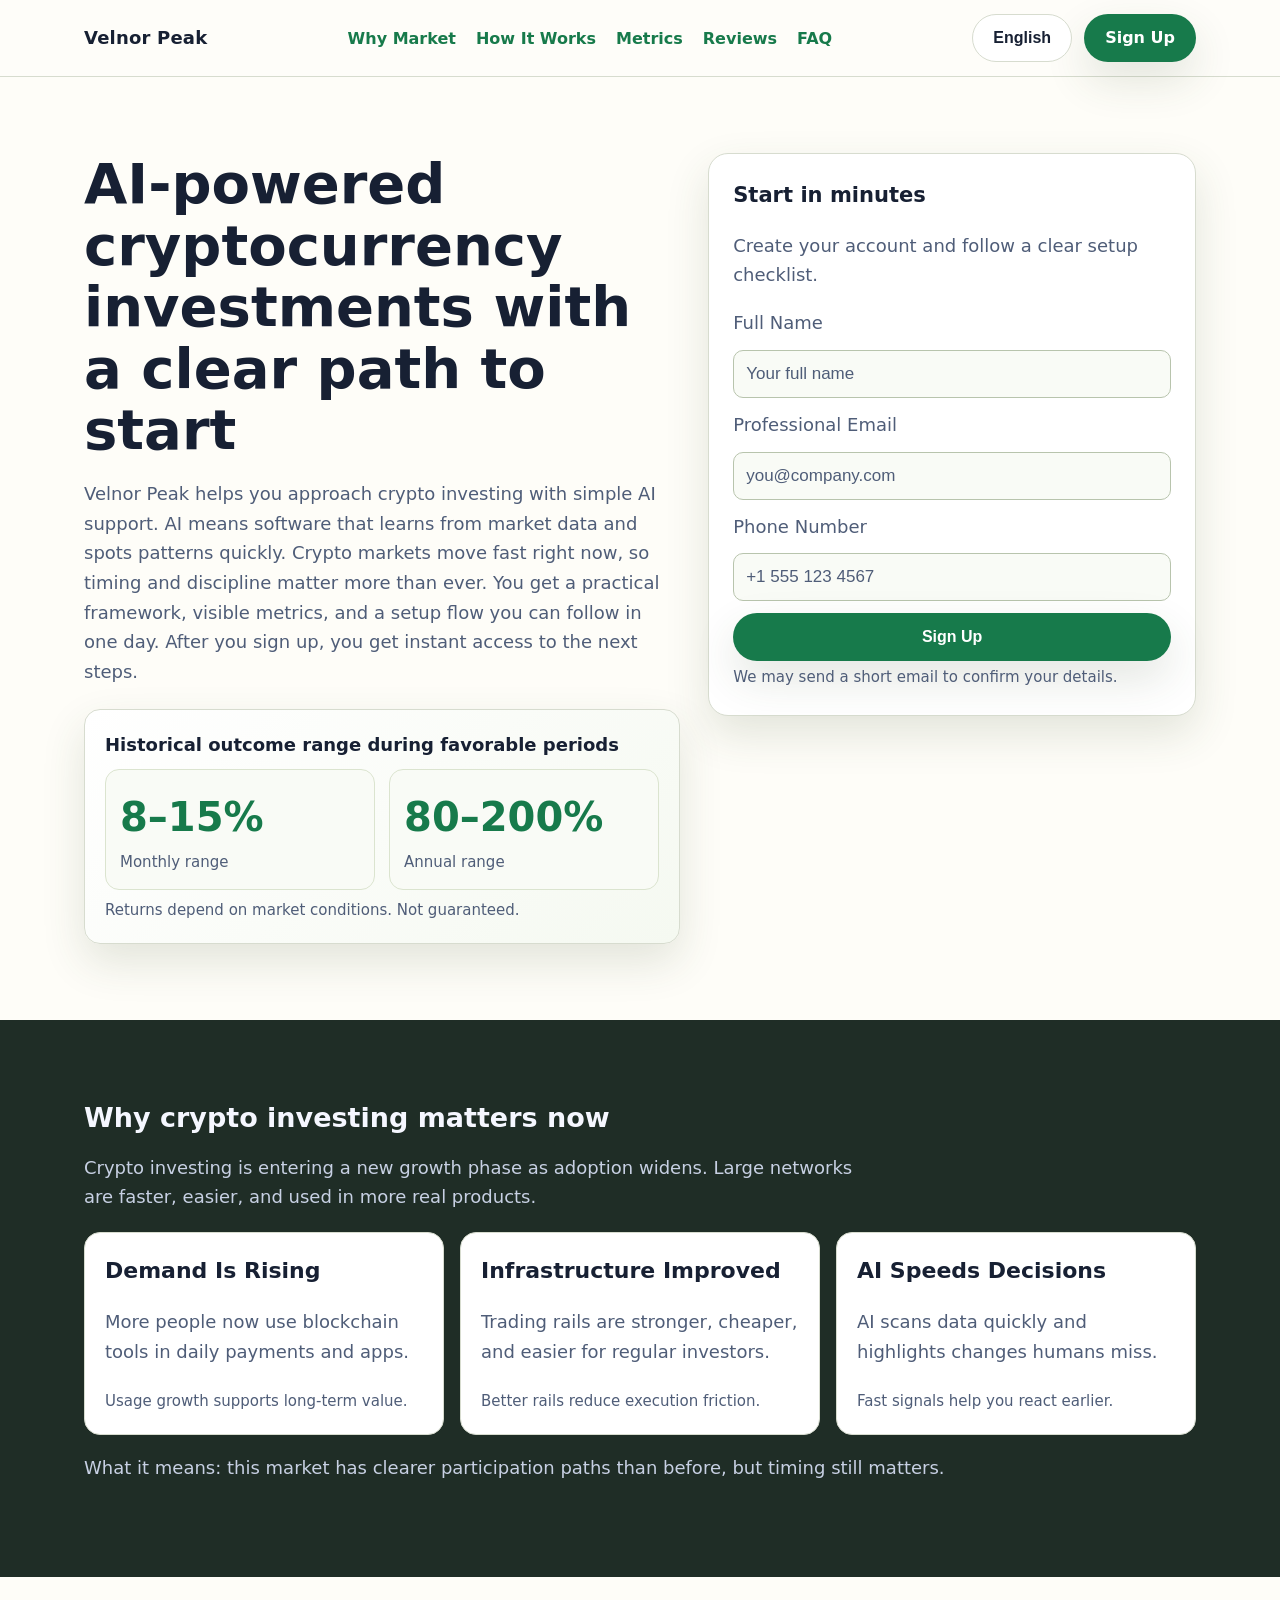
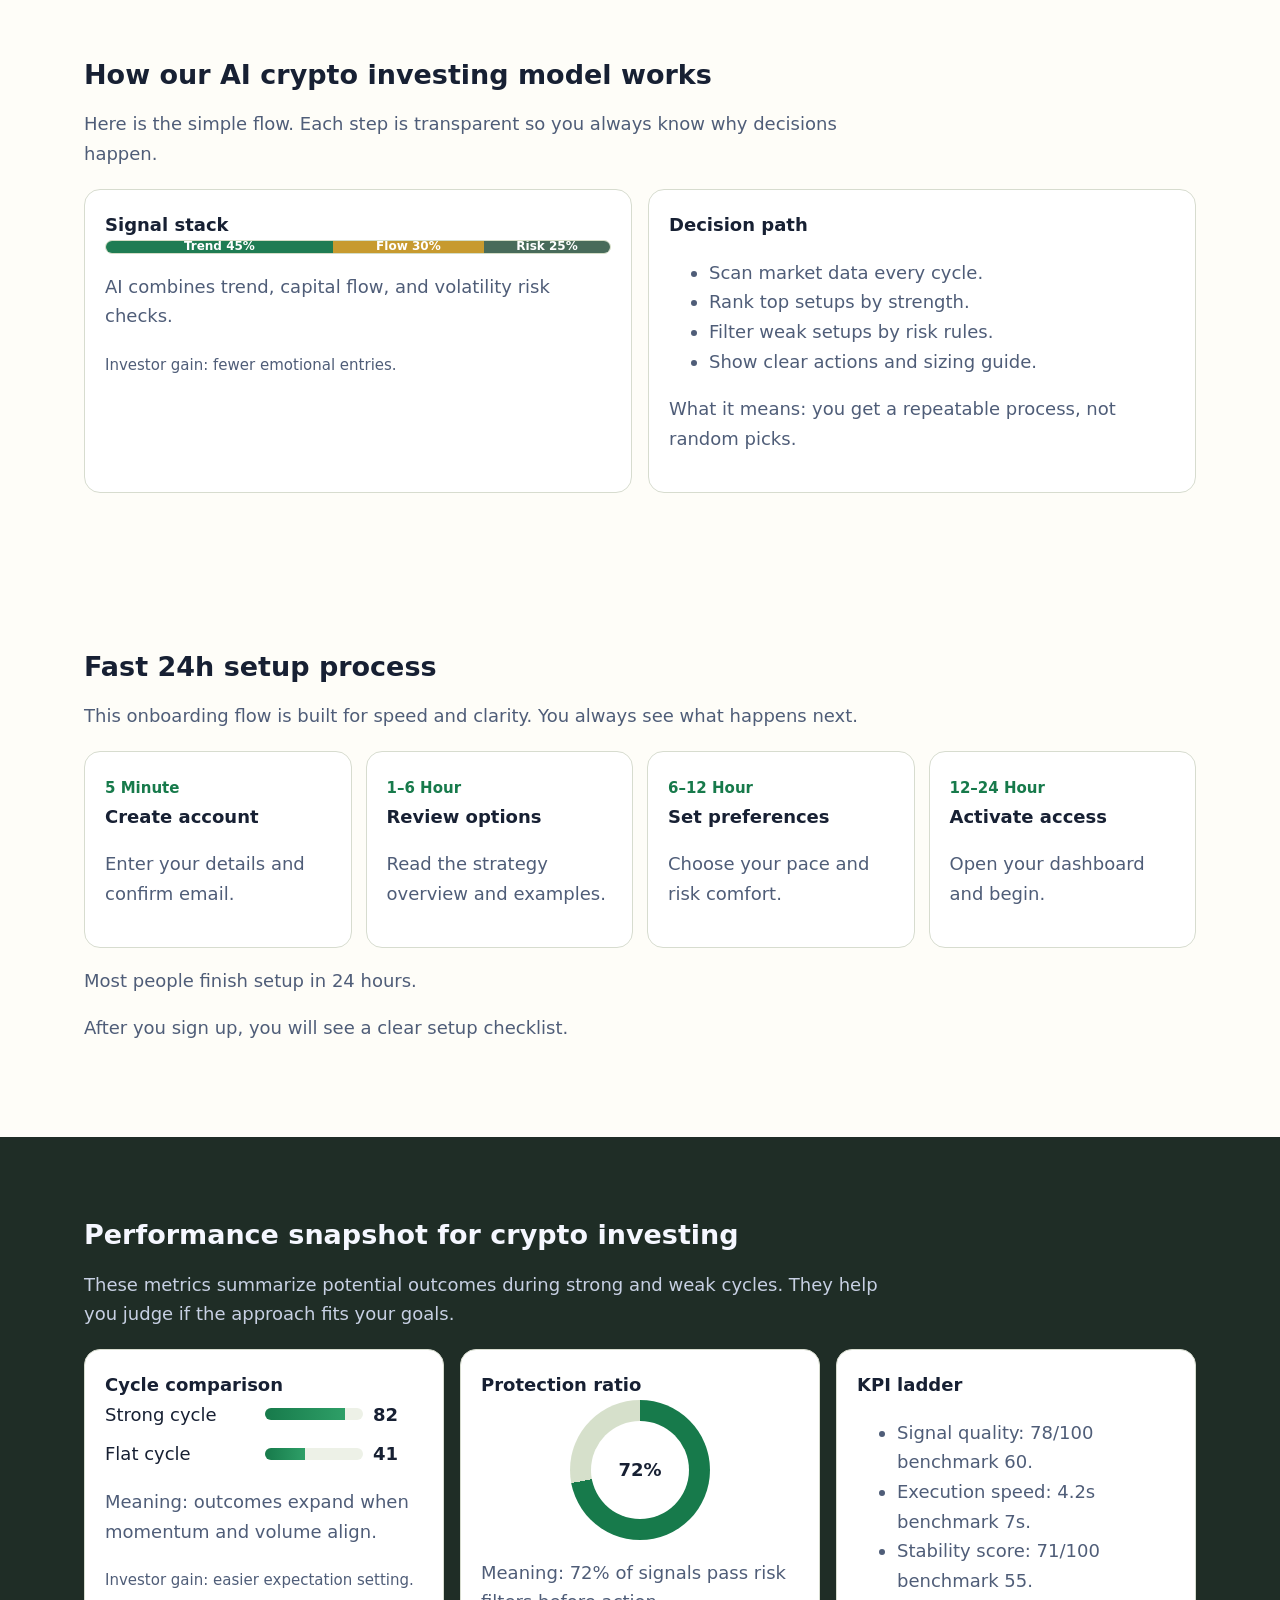
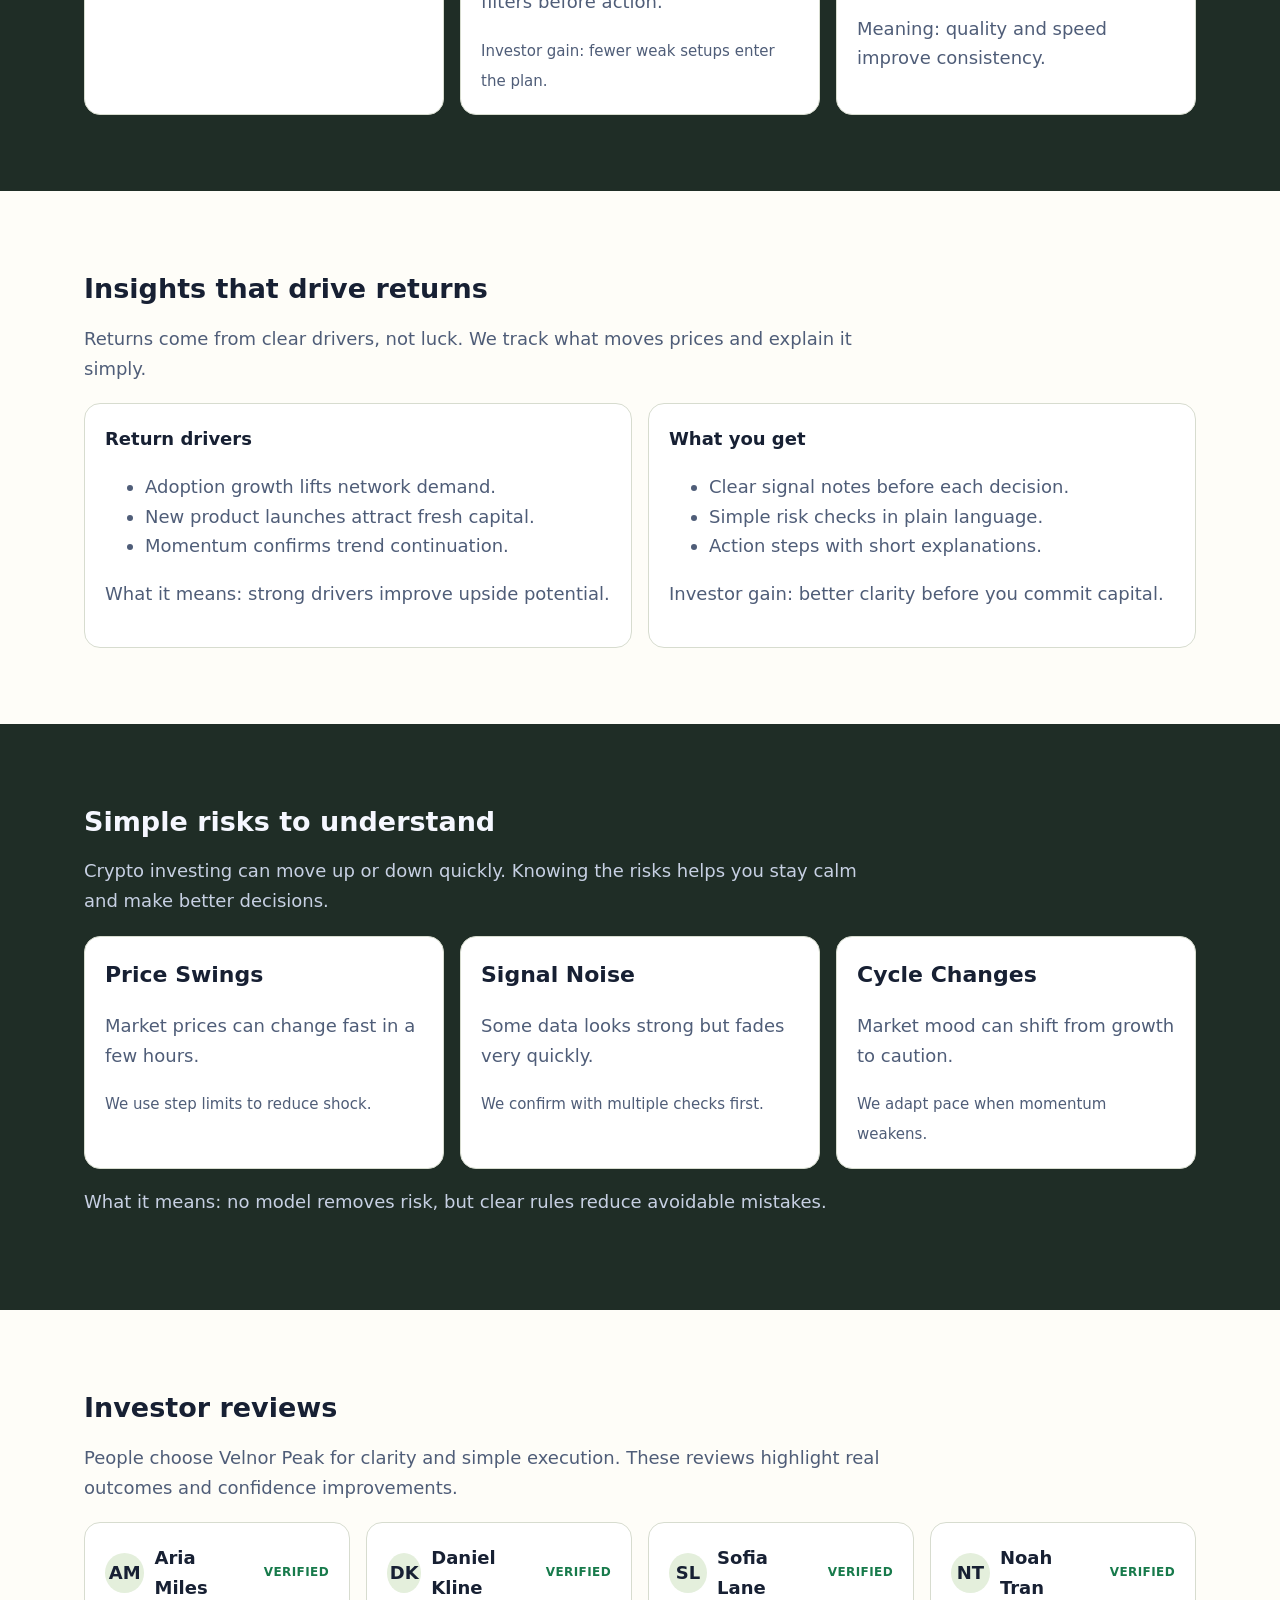
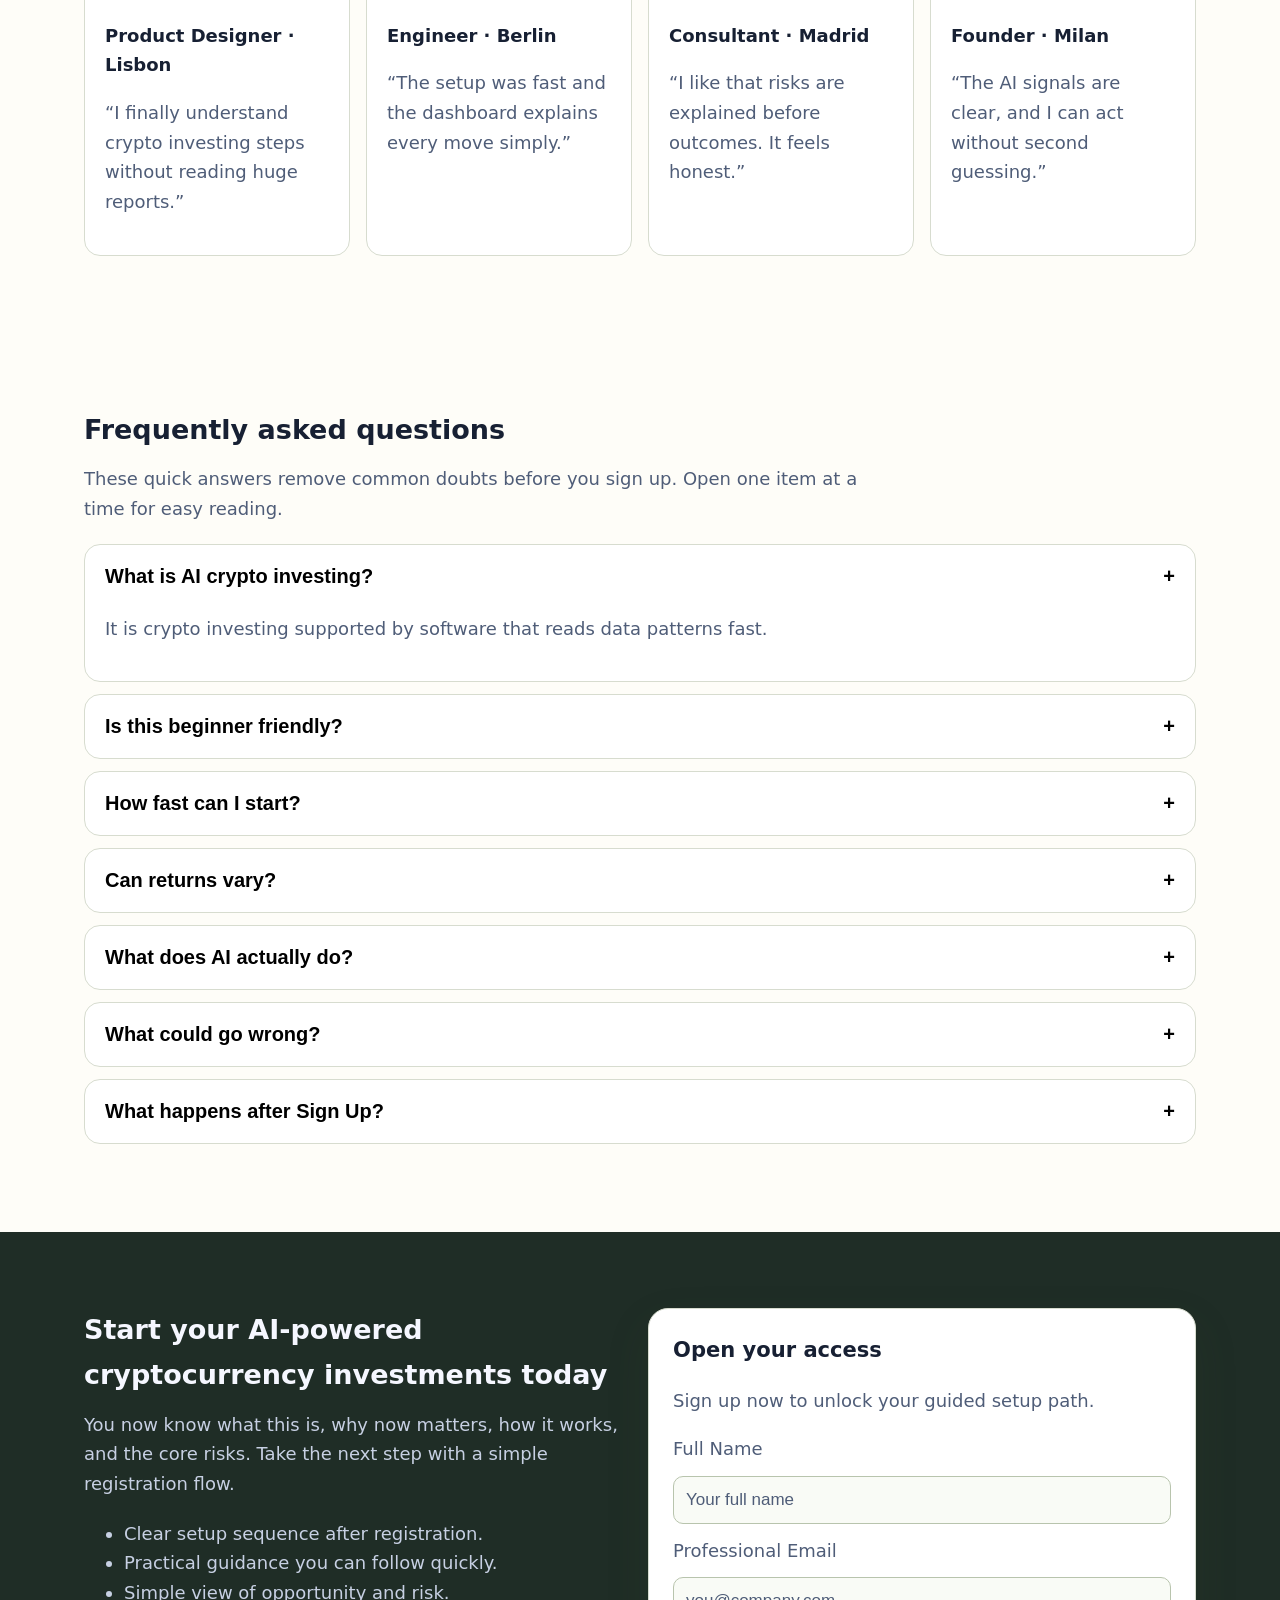
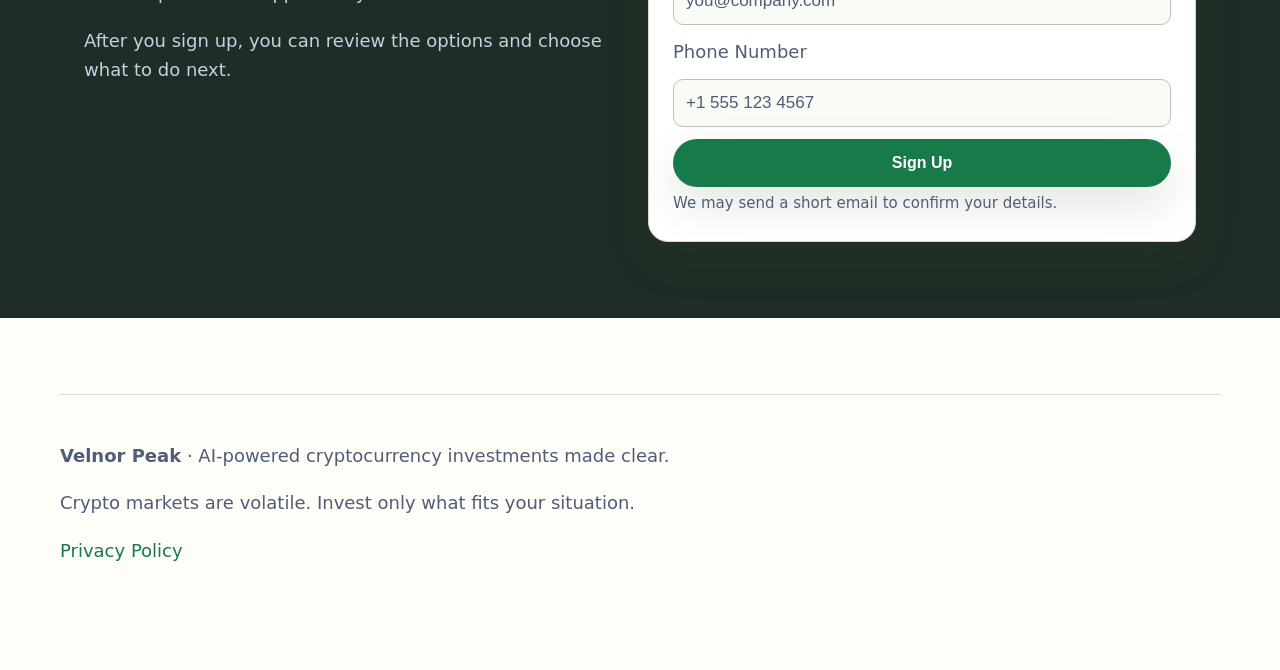
<file: index.html>
<!doctype html>
<html lang="en">
<head>
<meta charset="UTF-8">
<meta name="viewport" content="width=device-width, initial-scale=1.0">
<title>English | Velnor Peak AI Crypto Investing Platform</title>
<meta name="description" content="English page for Velnor Peak. Learn AI-powered crypto investing with clear steps, simple risks, and a fast sign-up process.">
<link rel="canonical" href="https://velnorpeak.com/index.html">
<link rel="alternate" hreflang="en" href="https://velnorpeak.com/index.html">
<link rel="alternate" hreflang="de" href="https://velnorpeak.com/de/index.html">
<link rel="alternate" hreflang="fr" href="https://velnorpeak.com/fr/index.html">
<link rel="alternate" hreflang="es" href="https://velnorpeak.com/es/index.html">
<link rel="alternate" hreflang="it" href="https://velnorpeak.com/it/index.html">
<link rel="alternate" hreflang="tr" href="https://velnorpeak.com/tr/index.html">
<link rel="alternate" hreflang="pt" href="https://velnorpeak.com/pt/index.html">
<link rel="alternate" hreflang="ja" href="https://velnorpeak.com/jp/index.html">
<link rel="alternate" hreflang="sk" href="https://velnorpeak.com/sk/index.html">
<link rel="alternate" hreflang="nl-BE" href="https://velnorpeak.com/be/index.html">
<link rel="alternate" hreflang="x-default" href="https://velnorpeak.com/index.html">
<meta property="og:title" content="Velnor Peak | AI-Powered Cryptocurrency Investments">
<meta property="og:description" content="A clear way to start crypto investing with AI support and transparent steps.">
<meta property="og:type" content="website">
<meta property="og:url" content="https://velnorpeak.com/index.html">
<meta name="twitter:card" content="summary_large_image">
<meta name="twitter:title" content="Velnor Peak | AI-Powered Cryptocurrency Investments">
<meta name="twitter:description" content="Simple AI crypto investing. See how it works before you sign up.">
<link rel="stylesheet" href="assets/style.css">
<script defer src="assets/app.js"></script>
</head>
<body>
<header>
  <div class="container topbar">
    <div class="brand">Velnor Peak</div>
    <nav aria-label="Primary">
      <ul>
        <li><a class="nav-link" href="#market">Why Market</a></li>
        <li><a class="nav-link" href="#model">How It Works</a></li>
        <li><a class="nav-link" href="#metrics">Metrics</a></li>
        <li><a class="nav-link" href="#reviews">Reviews</a></li>
        <li><a class="nav-link" href="#faq">FAQ</a></li>
      </ul>
    </nav>
    <div class="header-right">
      <div class="lang-switcher" data-lang-switch>
        <button class="lang-toggle" aria-label="Language menu">English</button>
        <div class="lang-menu"><a href="index.html"><svg class="flag" viewBox="0 0 24 24" aria-hidden="true"><rect width="24" height="24" rx="4" fill="#e8efe0"></rect><text x="12" y="15" text-anchor="middle" font-size="8" fill="#172033" font-family="Arial">GB</text></svg><span>English</span></a>
<a href="de/index.html"><svg class="flag" viewBox="0 0 24 24" aria-hidden="true"><rect width="24" height="24" rx="4" fill="#e8efe0"></rect><text x="12" y="15" text-anchor="middle" font-size="8" fill="#172033" font-family="Arial">DE</text></svg><span>Deutsch</span></a>
<a href="fr/index.html"><svg class="flag" viewBox="0 0 24 24" aria-hidden="true"><rect width="24" height="24" rx="4" fill="#e8efe0"></rect><text x="12" y="15" text-anchor="middle" font-size="8" fill="#172033" font-family="Arial">FR</text></svg><span>Français</span></a>
<a href="es/index.html"><svg class="flag" viewBox="0 0 24 24" aria-hidden="true"><rect width="24" height="24" rx="4" fill="#e8efe0"></rect><text x="12" y="15" text-anchor="middle" font-size="8" fill="#172033" font-family="Arial">ES</text></svg><span>Español</span></a>
<a href="it/index.html"><svg class="flag" viewBox="0 0 24 24" aria-hidden="true"><rect width="24" height="24" rx="4" fill="#e8efe0"></rect><text x="12" y="15" text-anchor="middle" font-size="8" fill="#172033" font-family="Arial">IT</text></svg><span>Italiano</span></a>
<a href="tr/index.html"><svg class="flag" viewBox="0 0 24 24" aria-hidden="true"><rect width="24" height="24" rx="4" fill="#e8efe0"></rect><text x="12" y="15" text-anchor="middle" font-size="8" fill="#172033" font-family="Arial">TR</text></svg><span>Türkçe</span></a>
<a href="pt/index.html"><svg class="flag" viewBox="0 0 24 24" aria-hidden="true"><rect width="24" height="24" rx="4" fill="#e8efe0"></rect><text x="12" y="15" text-anchor="middle" font-size="8" fill="#172033" font-family="Arial">PT</text></svg><span>Português</span></a>
<a href="jp/index.html"><svg class="flag" viewBox="0 0 24 24" aria-hidden="true"><rect width="24" height="24" rx="4" fill="#e8efe0"></rect><text x="12" y="15" text-anchor="middle" font-size="8" fill="#172033" font-family="Arial">JP</text></svg><span>日本語</span></a>
<a href="sk/index.html"><svg class="flag" viewBox="0 0 24 24" aria-hidden="true"><rect width="24" height="24" rx="4" fill="#e8efe0"></rect><text x="12" y="15" text-anchor="middle" font-size="8" fill="#172033" font-family="Arial">SK</text></svg><span>Slovak</span></a>
<a href="be/index.html"><svg class="flag" viewBox="0 0 24 24" aria-hidden="true"><rect width="24" height="24" rx="4" fill="#e8efe0"></rect><text x="12" y="15" text-anchor="middle" font-size="8" fill="#172033" font-family="Arial">BE</text></svg><span>Nederlands (BE)</span></a></div>
      </div>
      <a href="#signup-final" class="btn">Sign Up</a>
      <button id="burgerBtn" class="burger" aria-label="Open menu">☰</button>
    </div>
  </div>
</header>

<div id="drawerBackdrop" class="drawer-backdrop"></div>
<aside id="drawer" class="drawer" aria-label="Mobile navigation">
  <button id="drawerClose" class="icon-btn" aria-label="Close menu">✕</button>
  <nav>
    <ul>
      <li><a class="nav-link" href="#market">Why Market</a></li>
      <li><a class="nav-link" href="#model">How It Works</a></li>
      <li><a class="nav-link" href="#metrics">Metrics</a></li>
      <li><a class="nav-link" href="#reviews">Reviews</a></li>
      <li><a class="nav-link" href="#faq">FAQ</a></li>
    </ul>
  </nav>
  <div class="lang-switcher" data-lang-switch>
    <button class="lang-toggle" aria-label="Language menu">English</button>
    <div class="lang-menu"><a href="index.html"><svg class="flag" viewBox="0 0 24 24" aria-hidden="true"><rect width="24" height="24" rx="4" fill="#e8efe0"></rect><text x="12" y="15" text-anchor="middle" font-size="8" fill="#172033" font-family="Arial">GB</text></svg><span>English</span></a>
<a href="de/index.html"><svg class="flag" viewBox="0 0 24 24" aria-hidden="true"><rect width="24" height="24" rx="4" fill="#e8efe0"></rect><text x="12" y="15" text-anchor="middle" font-size="8" fill="#172033" font-family="Arial">DE</text></svg><span>Deutsch</span></a>
<a href="fr/index.html"><svg class="flag" viewBox="0 0 24 24" aria-hidden="true"><rect width="24" height="24" rx="4" fill="#e8efe0"></rect><text x="12" y="15" text-anchor="middle" font-size="8" fill="#172033" font-family="Arial">FR</text></svg><span>Français</span></a>
<a href="es/index.html"><svg class="flag" viewBox="0 0 24 24" aria-hidden="true"><rect width="24" height="24" rx="4" fill="#e8efe0"></rect><text x="12" y="15" text-anchor="middle" font-size="8" fill="#172033" font-family="Arial">ES</text></svg><span>Español</span></a>
<a href="it/index.html"><svg class="flag" viewBox="0 0 24 24" aria-hidden="true"><rect width="24" height="24" rx="4" fill="#e8efe0"></rect><text x="12" y="15" text-anchor="middle" font-size="8" fill="#172033" font-family="Arial">IT</text></svg><span>Italiano</span></a>
<a href="tr/index.html"><svg class="flag" viewBox="0 0 24 24" aria-hidden="true"><rect width="24" height="24" rx="4" fill="#e8efe0"></rect><text x="12" y="15" text-anchor="middle" font-size="8" fill="#172033" font-family="Arial">TR</text></svg><span>Türkçe</span></a>
<a href="pt/index.html"><svg class="flag" viewBox="0 0 24 24" aria-hidden="true"><rect width="24" height="24" rx="4" fill="#e8efe0"></rect><text x="12" y="15" text-anchor="middle" font-size="8" fill="#172033" font-family="Arial">PT</text></svg><span>Português</span></a>
<a href="jp/index.html"><svg class="flag" viewBox="0 0 24 24" aria-hidden="true"><rect width="24" height="24" rx="4" fill="#e8efe0"></rect><text x="12" y="15" text-anchor="middle" font-size="8" fill="#172033" font-family="Arial">JP</text></svg><span>日本語</span></a>
<a href="sk/index.html"><svg class="flag" viewBox="0 0 24 24" aria-hidden="true"><rect width="24" height="24" rx="4" fill="#e8efe0"></rect><text x="12" y="15" text-anchor="middle" font-size="8" fill="#172033" font-family="Arial">SK</text></svg><span>Slovak</span></a>
<a href="be/index.html"><svg class="flag" viewBox="0 0 24 24" aria-hidden="true"><rect width="24" height="24" rx="4" fill="#e8efe0"></rect><text x="12" y="15" text-anchor="middle" font-size="8" fill="#172033" font-family="Arial">BE</text></svg><span>Nederlands (BE)</span></a></div>
  </div>
  <a href="#signup-final" class="btn">Sign Up</a>
</aside>

<main>
<section class="section light hero" id="hero">
  <div class="container hero-grid">
    <div>
      <h1>AI-powered cryptocurrency investments with a clear path to start</h1>
      <p class="lead">Velnor Peak helps you approach crypto investing with simple AI support. AI means software that learns from market data and spots patterns quickly. Crypto markets move fast right now, so timing and discipline matter more than ever. You get a practical framework, visible metrics, and a setup flow you can follow in one day. After you sign up, you get instant access to the next steps.</p>
      <div class="performance-panel hero-panel visual-card">
        <div class="performance-title">Historical outcome range during favorable periods</div>
        <div class="performance-split">
          <div class="range-box">
            <div class="range-value">8–15%</div>
            <div class="range-label">Monthly range</div>
          </div>
          <div class="range-box">
            <div class="range-value">80–200%</div>
            <div class="range-label">Annual range</div>
          </div>
        </div>
        <div class="disclaimer">Returns depend on market conditions. Not guaranteed.</div>
      </div>
    </div>
    <div class="form-card">
      <h3 class="form-title">Start in minutes</h3>
      <p class="form-sub">Create your account and follow a clear setup checklist.</p>
      <form>
        <label for="name1">Full Name</label>
        <input id="name1" name="name" placeholder="Your full name" required>
        <label for="email1">Professional Email</label>
        <input id="email1" name="email" type="email" placeholder="you@company.com" required>
        <label for="phone1">Phone Number</label>
        <input id="phone1" name="phone" type="tel" placeholder="+1 555 123 4567" required>
        <button class="btn" type="submit">Sign Up</button>
      </form>
      <small>We may send a short email to confirm your details.</small>
    </div>
  </div>
</section>

<section class="section dark" id="market">
  <div class="container">
    <h2>Why crypto investing matters now</h2>
    <p class="intro">Crypto investing is entering a new growth phase as adoption widens. Large networks are faster, easier, and used in more real products.</p>
    <div class="grid-3">
      <article class="card"><h3>Demand Is Rising</h3><p>More people now use blockchain tools in daily payments and apps.</p><small class="muted">Usage growth supports long-term value.</small></article>
      <article class="card"><h3>Infrastructure Improved</h3><p>Trading rails are stronger, cheaper, and easier for regular investors.</p><small class="muted">Better rails reduce execution friction.</small></article>
      <article class="card"><h3>AI Speeds Decisions</h3><p>AI scans data quickly and highlights changes humans miss.</p><small class="muted">Fast signals help you react earlier.</small></article>
    </div>
    <p>What it means: this market has clearer participation paths than before, but timing still matters.</p>
  </div>
</section>

<section class="section light" id="model">
  <div class="container">
    <h2>How our AI crypto investing model works</h2>
    <p class="intro">Here is the simple flow. Each step is transparent so you always know why decisions happen.</p>
    <div class="grid-2">
      <article class="visual-card card">
        <h4>Signal stack</h4>
        <div class="bar"><div class="seg a" style="width:45%">Trend 45%</div><div class="seg b" style="width:30%">Flow 30%</div><div class="seg c" style="width:25%">Risk 25%</div></div>
        <p>AI combines trend, capital flow, and volatility risk checks.</p>
        <small>Investor gain: fewer emotional entries.</small>
      </article>
      <article class="visual-card card">
        <h4>Decision path</h4>
        <ul>
          <li>Scan market data every cycle.</li>
          <li>Rank top setups by strength.</li>
          <li>Filter weak setups by risk rules.</li>
          <li>Show clear actions and sizing guide.</li>
        </ul>
        <p>What it means: you get a repeatable process, not random picks.</p>
      </article>
    </div>
  </div>
</section>

<section class="section light" id="process">
  <div class="container">
    <h2>Fast 24h setup process</h2>
    <p class="intro">This onboarding flow is built for speed and clarity. You always see what happens next.</p>
    <div class="process-row">
      <article class="process-card card"><span class="time">5 Minute</span><h4>Create account</h4><p>Enter your details and confirm email.</p></article>
      <article class="process-card card"><span class="time">1–6 Hour</span><h4>Review options</h4><p>Read the strategy overview and examples.</p></article>
      <article class="process-card card"><span class="time">6–12 Hour</span><h4>Set preferences</h4><p>Choose your pace and risk comfort.</p></article>
      <article class="process-card card"><span class="time">12–24 Hour</span><h4>Activate access</h4><p>Open your dashboard and begin.</p></article>
    </div>
    <p>Most people finish setup in 24 hours.</p>
    <p>After you sign up, you will see a clear setup checklist.</p>
  </div>
</section>

<section class="section dark" id="metrics">
  <div class="container">
    <h2>Performance snapshot for crypto investing</h2>
    <p class="intro">These metrics summarize potential outcomes during strong and weak cycles. They help you judge if the approach fits your goals.</p>
    <div class="grid-3">
      <article class="metric-card card">
        <h4>Cycle comparison</h4>
        <div class="dual-bars">
          <div class="dual"><span>Strong cycle</span><div class="track"><div class="fill" style="width:82%"></div></div><b>82</b></div>
          <div class="dual"><span>Flat cycle</span><div class="track"><div class="fill" style="width:41%"></div></div><b>41</b></div>
        </div>
        <p>Meaning: outcomes expand when momentum and volume align.</p>
        <small>Investor gain: easier expectation setting.</small>
      </article>
      <article class="metric-card card">
        <h4>Protection ratio</h4>
        <div class="ring" aria-hidden="true"></div>
        <p>Meaning: 72% of signals pass risk filters before action.</p>
        <small>Investor gain: fewer weak setups enter the plan.</small>
      </article>
      <article class="metric-card card">
        <h4>KPI ladder</h4>
        <ul>
          <li>Signal quality: 78/100 benchmark 60.</li>
          <li>Execution speed: 4.2s benchmark 7s.</li>
          <li>Stability score: 71/100 benchmark 55.</li>
        </ul>
        <p>Meaning: quality and speed improve consistency.</p>
      </article>
    </div>
  </div>
</section>

<section class="section light" id="insights">
  <div class="container">
    <h2>Insights that drive returns</h2>
    <p class="intro">Returns come from clear drivers, not luck. We track what moves prices and explain it simply.</p>
    <div class="grid-2">
      <article class="card visual-card">
        <h4>Return drivers</h4>
        <ul>
          <li>Adoption growth lifts network demand.</li>
          <li>New product launches attract fresh capital.</li>
          <li>Momentum confirms trend continuation.</li>
        </ul>
        <p>What it means: strong drivers improve upside potential.</p>
      </article>
      <article class="card">
        <h4>What you get</h4>
        <ul>
          <li>Clear signal notes before each decision.</li>
          <li>Simple risk checks in plain language.</li>
          <li>Action steps with short explanations.</li>
        </ul>
        <p>Investor gain: better clarity before you commit capital.</p>
      </article>
    </div>
  </div>
</section>

<section class="section dark" id="risk">
  <div class="container">
    <h2>Simple risks to understand</h2>
    <p class="intro">Crypto investing can move up or down quickly. Knowing the risks helps you stay calm and make better decisions.</p>
    <div class="grid-3">
      <article class="card"><h3>Price Swings</h3><p>Market prices can change fast in a few hours.</p><small>We use step limits to reduce shock.</small></article>
      <article class="card"><h3>Signal Noise</h3><p>Some data looks strong but fades very quickly.</p><small>We confirm with multiple checks first.</small></article>
      <article class="card"><h3>Cycle Changes</h3><p>Market mood can shift from growth to caution.</p><small>We adapt pace when momentum weakens.</small></article>
    </div>
    <p>What it means: no model removes risk, but clear rules reduce avoidable mistakes.</p>
  </div>
</section>

<section class="section light" id="reviews">
  <div class="container">
    <h2>Investor reviews</h2>
    <p class="intro">People choose Velnor Peak for clarity and simple execution. These reviews highlight real outcomes and confidence improvements.</p>
    <div class="grid-4">
      <article class="review-card card"><div class="reviewer"><div class="avatar">AM</div><strong>Aria Miles</strong><span class="verified">VERIFIED</span></div><p><strong>Product Designer · Lisbon</strong></p><p>“I finally understand crypto investing steps without reading huge reports.”</p></article>
      <article class="review-card card"><div class="reviewer"><div class="avatar">DK</div><strong>Daniel Kline</strong><span class="verified">VERIFIED</span></div><p><strong>Engineer · Berlin</strong></p><p>“The setup was fast and the dashboard explains every move simply.”</p></article>
      <article class="review-card card"><div class="reviewer"><div class="avatar">SL</div><strong>Sofia Lane</strong><span class="verified">VERIFIED</span></div><p><strong>Consultant · Madrid</strong></p><p>“I like that risks are explained before outcomes. It feels honest.”</p></article>
      <article class="review-card card"><div class="reviewer"><div class="avatar">NT</div><strong>Noah Tran</strong><span class="verified">VERIFIED</span></div><p><strong>Founder · Milan</strong></p><p>“The AI signals are clear, and I can act without second guessing.”</p></article>
    </div>
  </div>
</section>

<section class="section light" id="faq">
  <div class="container">
    <h2>Frequently asked questions</h2>
    <p class="intro">These quick answers remove common doubts before you sign up. Open one item at a time for easy reading.</p>
    <div>
      <article class="faq-item card open"><button class="faq-q">What is AI crypto investing?<span>+</span></button><div class="faq-a"><p>It is crypto investing supported by software that reads data patterns fast.</p></div></article>
      <article class="faq-item card"><button class="faq-q">Is this beginner friendly?<span>+</span></button><div class="faq-a"><p>Yes. Every step uses plain language and simple examples.</p></div></article>
      <article class="faq-item card"><button class="faq-q">How fast can I start?<span>+</span></button><div class="faq-a"><p>Most users complete setup the same day with the checklist flow.</p></div></article>
      <article class="faq-item card"><button class="faq-q">Can returns vary?<span>+</span></button><div class="faq-a"><p>Yes. Returns change with market conditions and are never guaranteed.</p></div></article>
      <article class="faq-item card"><button class="faq-q">What does AI actually do?<span>+</span></button><div class="faq-a"><p>AI ranks market setups and flags weaker ones before actions.</p></div></article>
      <article class="faq-item card"><button class="faq-q">What could go wrong?<span>+</span></button><div class="faq-a"><p>Prices may drop quickly. Clear risk limits help reduce bigger mistakes.</p></div></article>
      <article class="faq-item card"><button class="faq-q">What happens after Sign Up?<span>+</span></button><div class="faq-a"><p>After you sign up, you can review the options and choose what to do next.</p></div></article>
    </div>
  </div>
</section>

<section class="section dark" id="signup-final">
  <div class="container grid-2">
    <div>
      <h2>Start your AI-powered cryptocurrency investments today</h2>
      <p class="intro">You now know what this is, why now matters, how it works, and the core risks. Take the next step with a simple registration flow.</p>
      <ul>
        <li>Clear setup sequence after registration.</li>
        <li>Practical guidance you can follow quickly.</li>
        <li>Simple view of opportunity and risk.</li>
      </ul>
      <p>After you sign up, you can review the options and choose what to do next.</p>
    </div>
    <div class="form-card">
      <h3>Open your access</h3>
      <p>Sign up now to unlock your guided setup path.</p>
      <form>
        <label for="name2">Full Name</label>
        <input id="name2" name="name" placeholder="Your full name" required>
        <label for="email2">Professional Email</label>
        <input id="email2" name="email" type="email" placeholder="you@company.com" required>
        <label for="phone2">Phone Number</label>
        <input id="phone2" name="phone" type="tel" placeholder="+1 555 123 4567" required>
        <button class="btn" type="submit">Sign Up</button>
      </form>
      <small>We may send a short email to confirm your details.</small>
    </div>
  </div>
</section>
</main>

<footer class="section light">
  <div class="container footer-panel">
    <p><strong>Velnor Peak</strong> · AI-powered cryptocurrency investments made clear.</p>
    <p>Crypto markets are volatile. Invest only what fits your situation.</p>
    <a href="#" data-open-privacy>Privacy Policy</a>
  </div>
</footer>

<div class="modal" id="privacyModal" aria-modal="true" role="dialog">
  <div class="modal-card">
    <div class="modal-top">
      <h3>Privacy Policy</h3>
      <button class="icon-btn" data-close-privacy aria-label="Close privacy modal">✕</button>
    </div>
    <p><strong>Introduction:</strong> We explain clearly how data is used.</p>
    <p><strong>Data collection:</strong> We collect name, email, phone, and technical usage data.</p>
    <p><strong>Legal basis:</strong> We process data to provide requested services and support.</p>
    <p><strong>Cookies:</strong> Cookies help keep sessions secure and improve user experience.</p>
    <p><strong>Retention:</strong> We keep records only as long as necessary for service operations.</p>
    <p><strong>Third-party sharing:</strong> Trusted providers help with hosting, analytics, and email delivery.</p>
    <p><strong>Security:</strong> We use access controls, encryption, and monitoring where possible.</p>
    <p><strong>User rights:</strong> You may request access, correction, deletion, or export of your data.</p>
    <p><strong>International transfers:</strong> Data may be processed in different countries with safeguards.</p>
    <p><strong>Industry risk disclosure:</strong> Investing includes risk, including partial or total loss.</p>
    <p><strong>Contact:</strong> privacy@velnorpeak.com</p>
    <div class="modal-footer"><button class="icon-btn" data-close-privacy>Close</button></div>
  </div>
</div>

<script type="application/ld+json">{"@context":"https://schema.org","@type":"Organization","name":"Velnor Peak","url":"https://velnorpeak.com"}</script>
<script type="application/ld+json">{"@context":"https://schema.org","@type":"WebSite","name":"Velnor Peak","url":"https://velnorpeak.com"}</script>
<script type="application/ld+json">{"@context":"https://schema.org","@type":"FAQPage","mainEntity":[{"@type":"Question","name":"What is AI crypto investing?","acceptedAnswer":{"@type":"Answer","text":"It is crypto investing supported by software that reads data patterns quickly."}},{"@type":"Question","name":"How fast can I start?","acceptedAnswer":{"@type":"Answer","text":"Most users complete setup in 24 hours using a clear checklist."}}]}</script>
<script type="application/ld+json">{"@context":"https://schema.org","@type":"Review","itemReviewed":{"@type":"Service","name":"Velnor Peak"},"author":{"@type":"Person","name":"Aria Miles"},"reviewBody":"I finally understand crypto investing steps without reading huge reports."}</script>
</body>
</html>
</file>
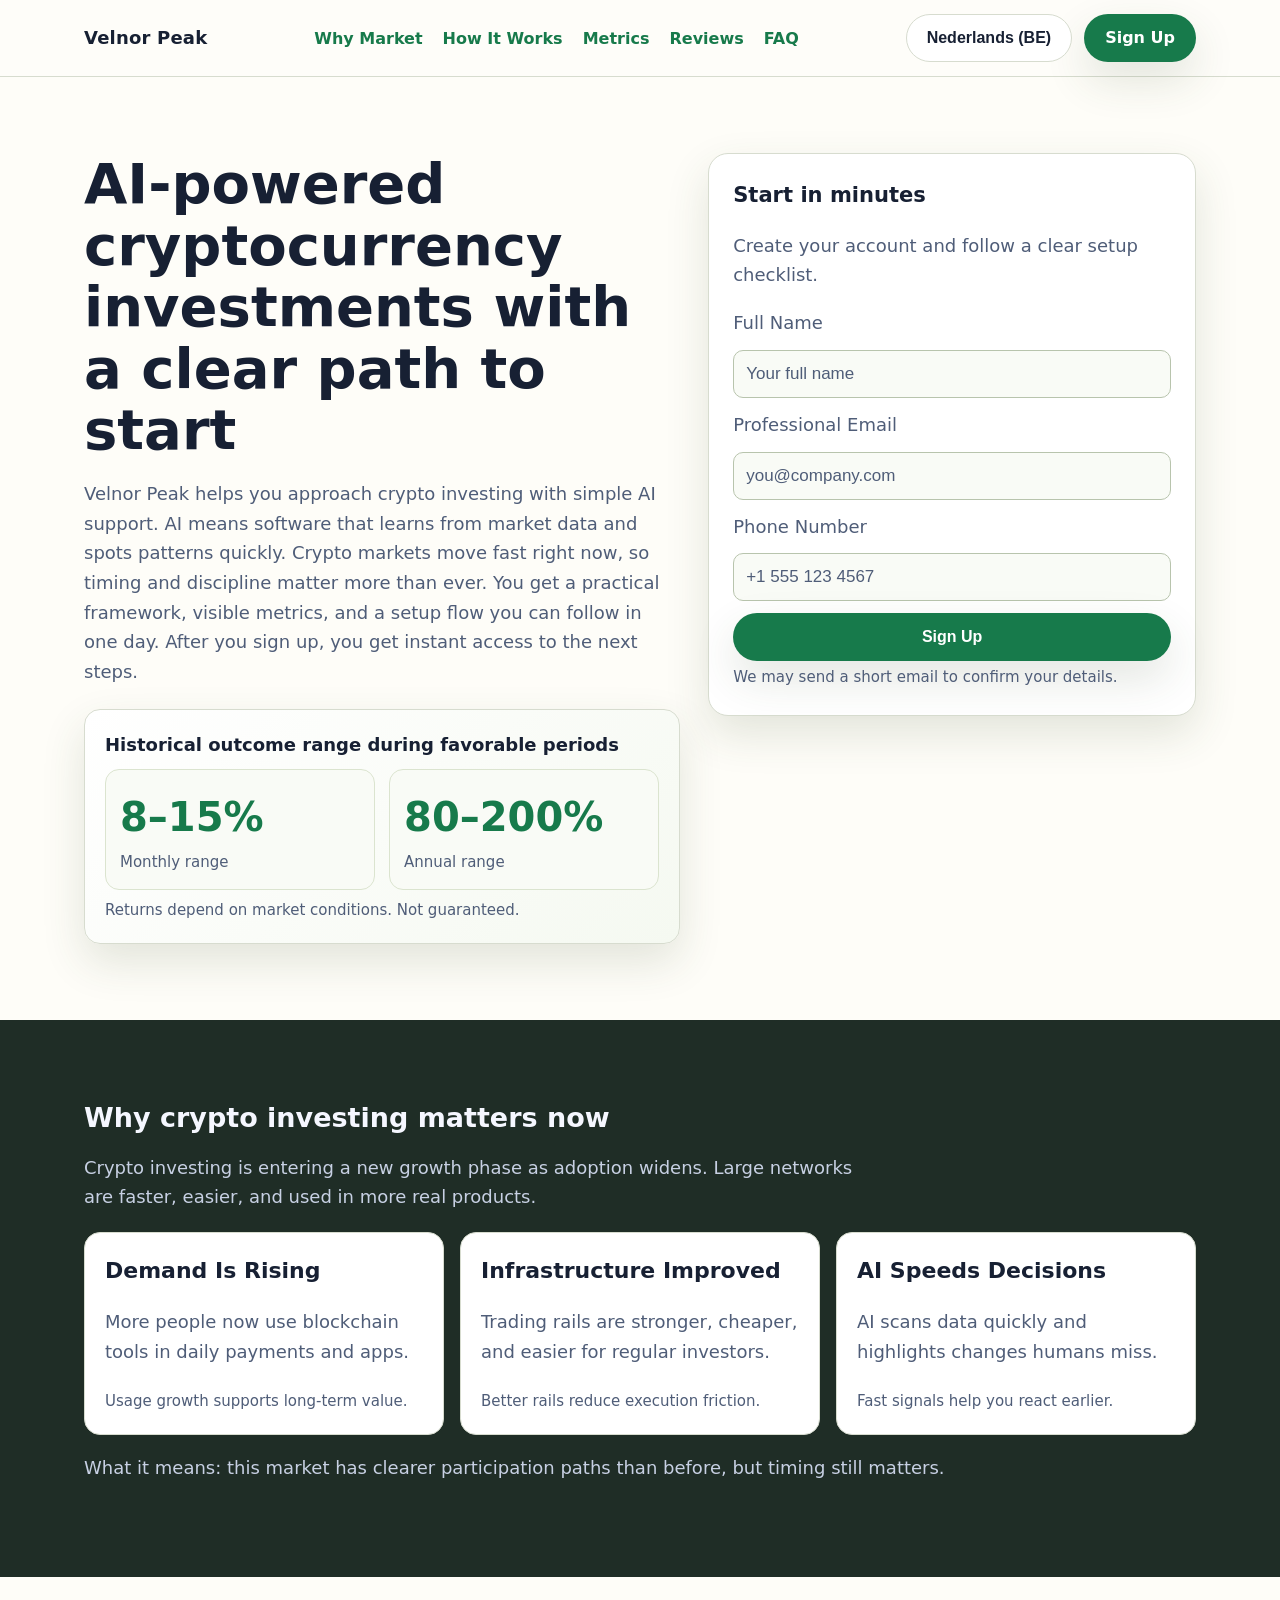
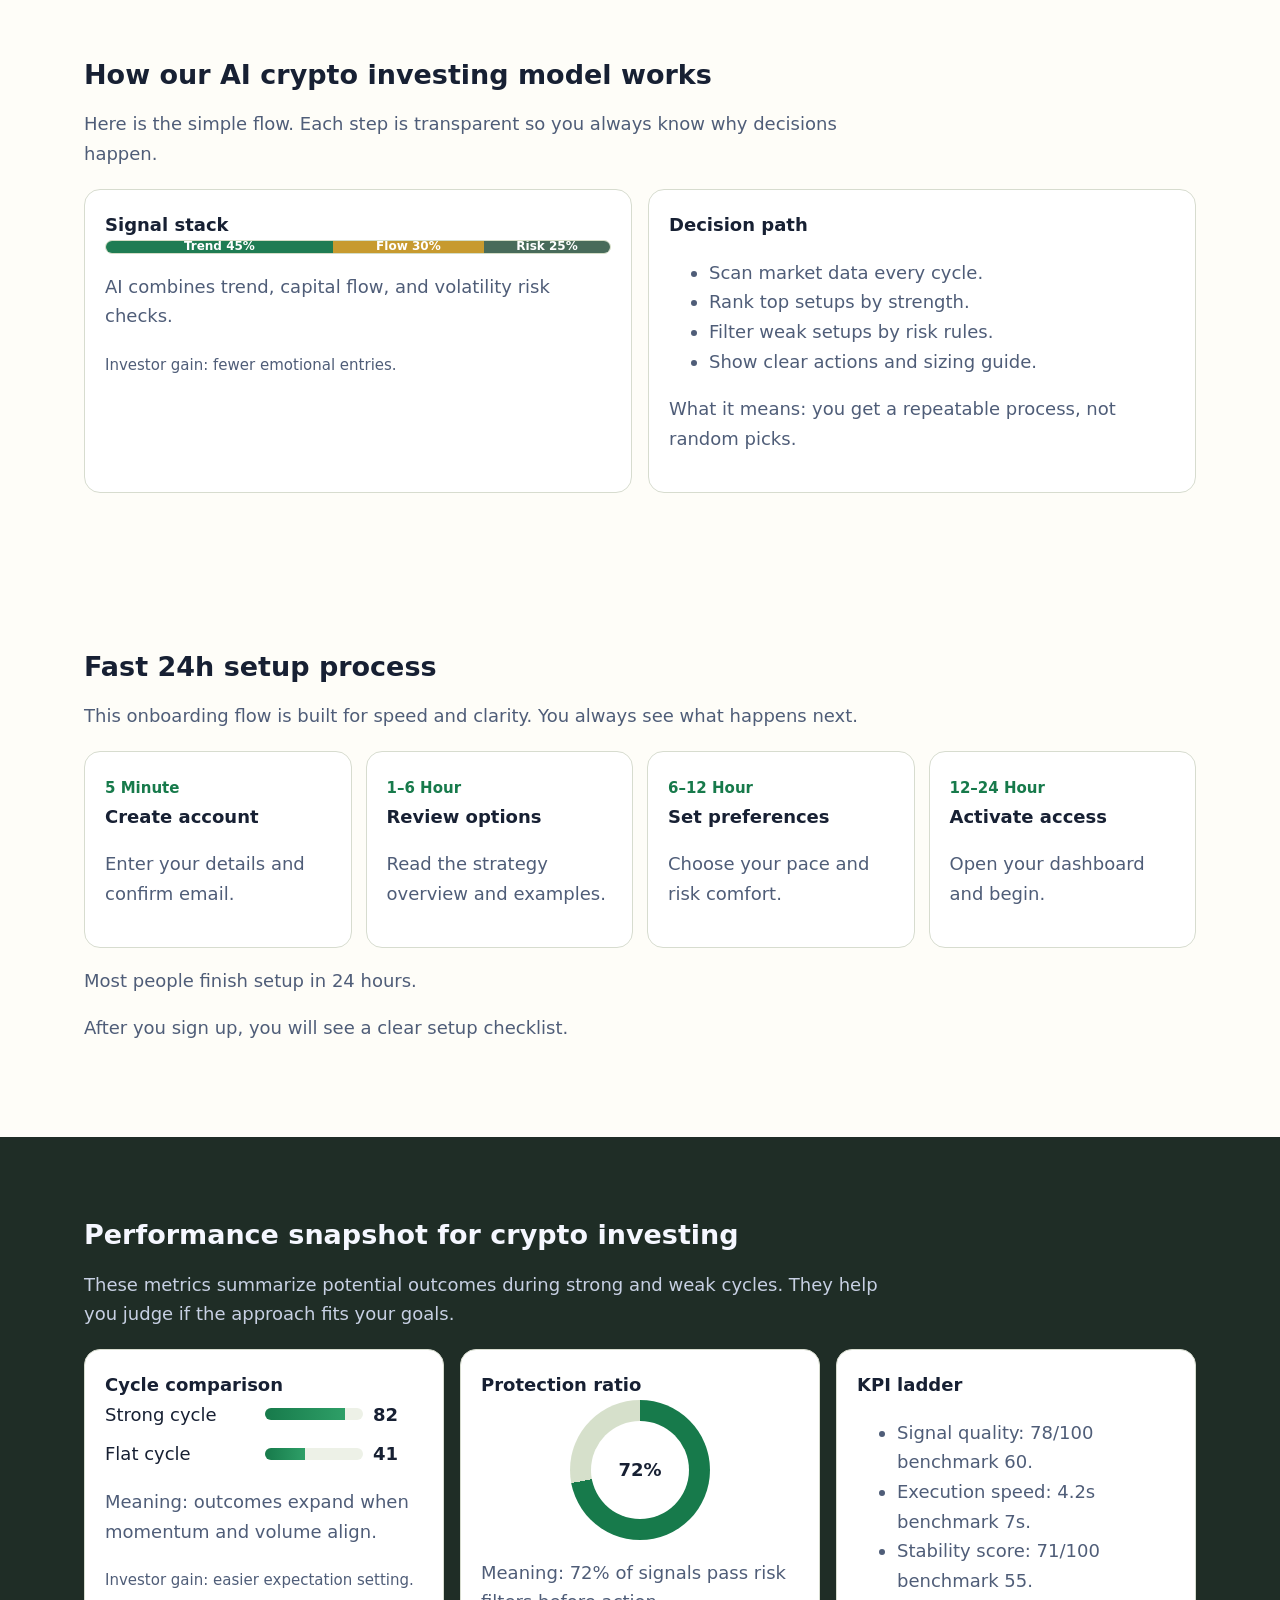
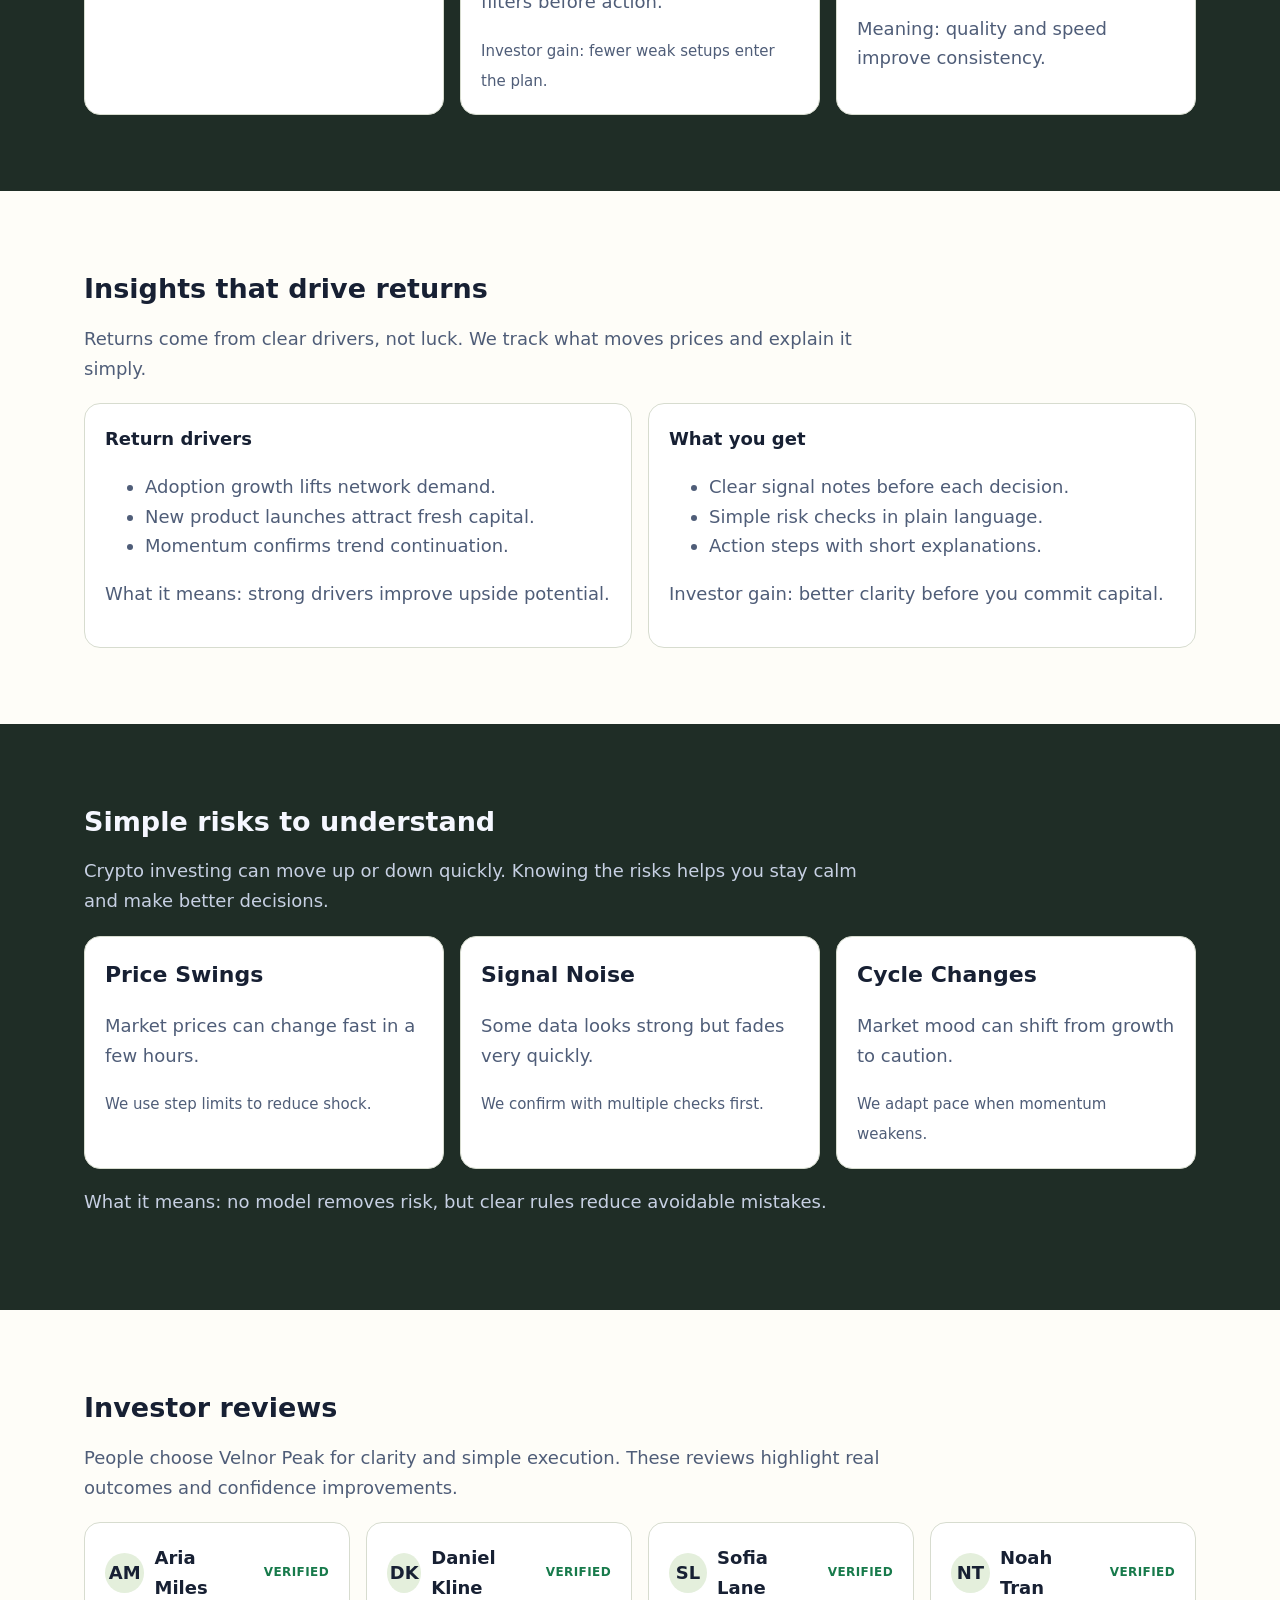
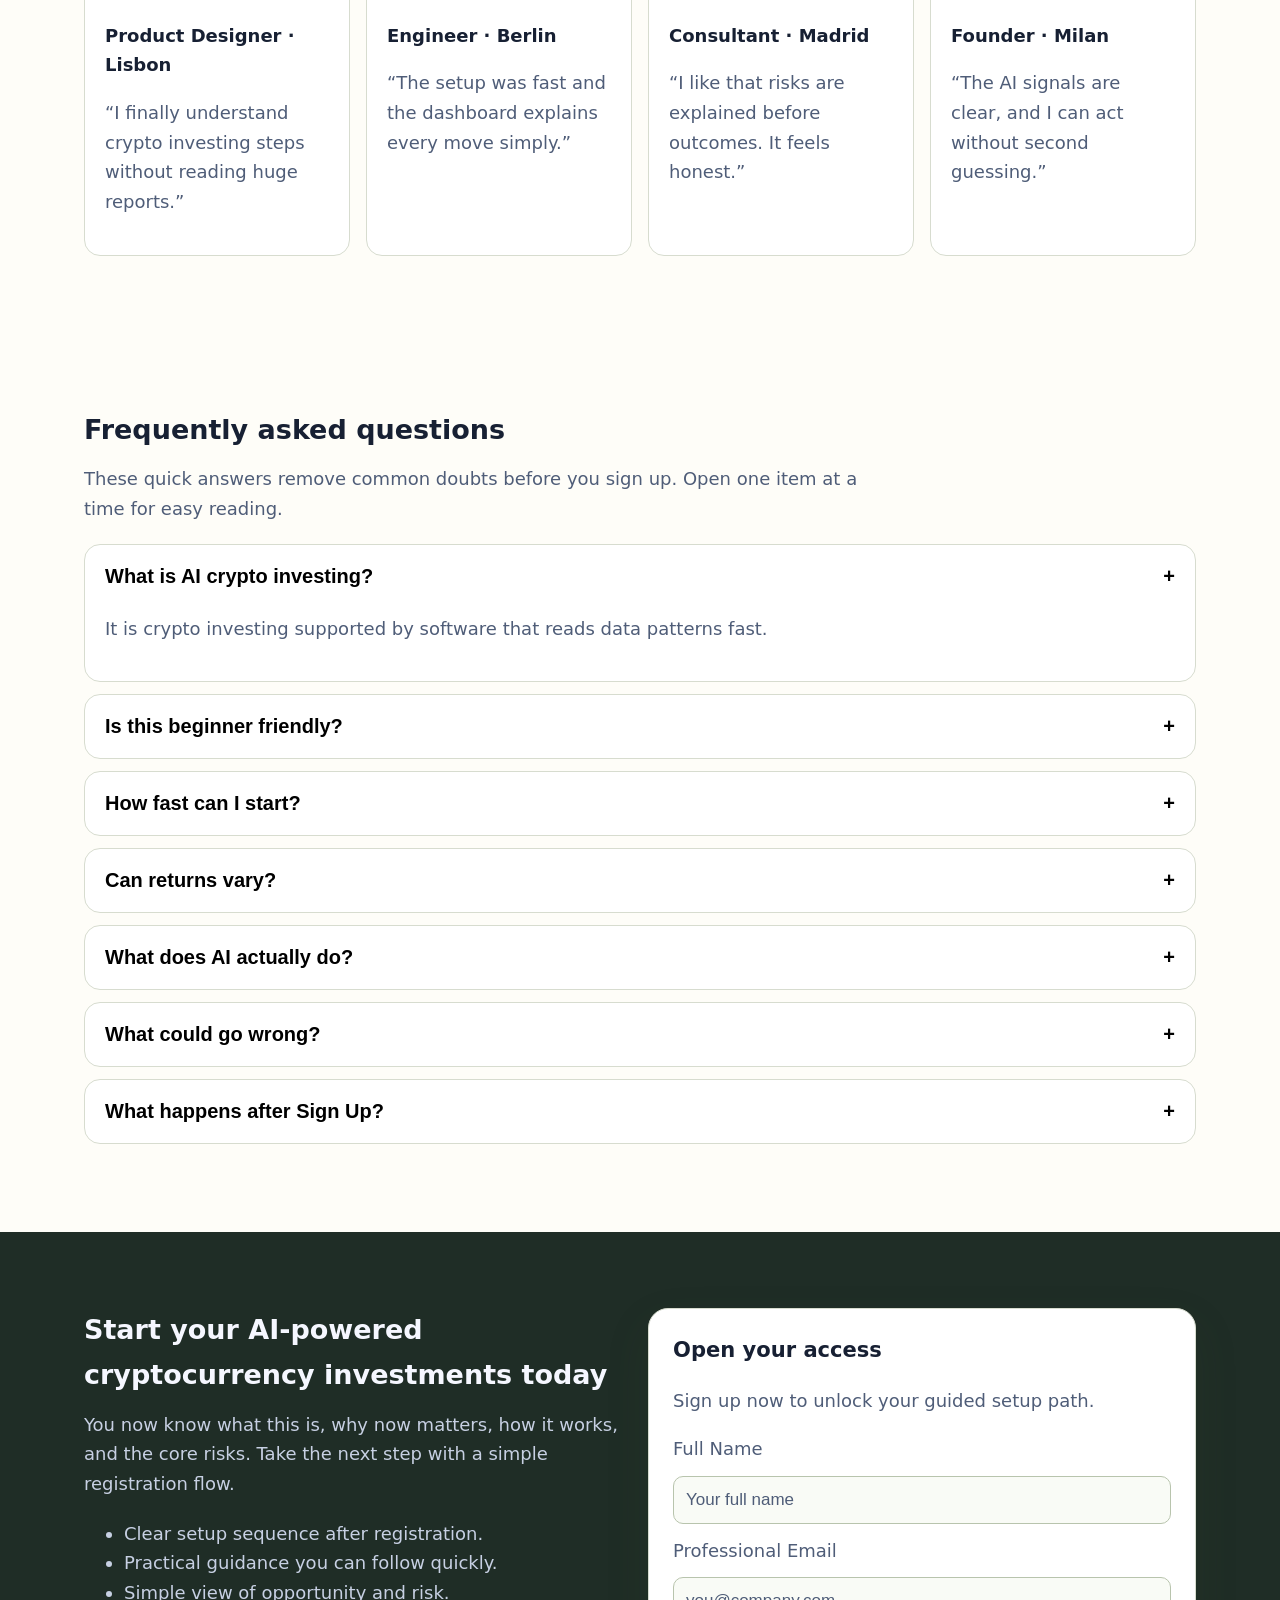
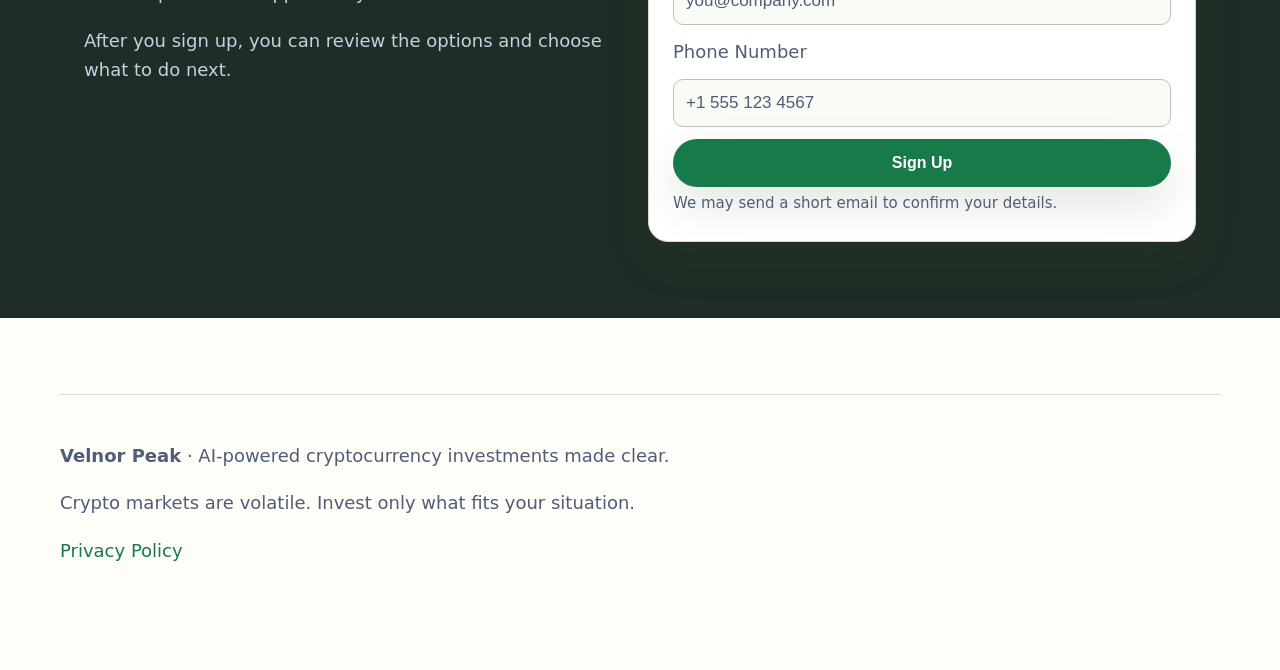
<file: be/index.html>
<!doctype html>
<html lang="en">
<head>
<meta charset="UTF-8">
<meta name="viewport" content="width=device-width, initial-scale=1.0">
<title>Nederlands (BE) | Velnor Peak AI Crypto Investing Platform</title>
<meta name="description" content="Nederlands (BE) page for Velnor Peak. Learn AI-powered crypto investing with clear steps, simple risks, and a fast sign-up process.">
<link rel="canonical" href="https://velnorpeak.com/../be/index.html">
<link rel="alternate" hreflang="en" href="https://velnorpeak.com/index.html">
<link rel="alternate" hreflang="de" href="https://velnorpeak.com/de/index.html">
<link rel="alternate" hreflang="fr" href="https://velnorpeak.com/fr/index.html">
<link rel="alternate" hreflang="es" href="https://velnorpeak.com/es/index.html">
<link rel="alternate" hreflang="it" href="https://velnorpeak.com/it/index.html">
<link rel="alternate" hreflang="tr" href="https://velnorpeak.com/tr/index.html">
<link rel="alternate" hreflang="pt" href="https://velnorpeak.com/pt/index.html">
<link rel="alternate" hreflang="ja" href="https://velnorpeak.com/jp/index.html">
<link rel="alternate" hreflang="sk" href="https://velnorpeak.com/sk/index.html">
<link rel="alternate" hreflang="nl-BE" href="https://velnorpeak.com/be/index.html">
<link rel="alternate" hreflang="x-default" href="https://velnorpeak.com/index.html">
<meta property="og:title" content="Velnor Peak | AI-Powered Cryptocurrency Investments">
<meta property="og:description" content="A clear way to start crypto investing with AI support and transparent steps.">
<meta property="og:type" content="website">
<meta property="og:url" content="https://velnorpeak.com/../be/index.html">
<meta name="twitter:card" content="summary_large_image">
<meta name="twitter:title" content="Velnor Peak | AI-Powered Cryptocurrency Investments">
<meta name="twitter:description" content="Simple AI crypto investing. See how it works before you sign up.">
<link rel="stylesheet" href="../assets/style.css">
<script defer src="../assets/app.js"></script>
</head>
<body>
<header>
  <div class="container topbar">
    <div class="brand">Velnor Peak</div>
    <nav aria-label="Primary">
      <ul>
        <li><a class="nav-link" href="#market">Why Market</a></li>
        <li><a class="nav-link" href="#model">How It Works</a></li>
        <li><a class="nav-link" href="#metrics">Metrics</a></li>
        <li><a class="nav-link" href="#reviews">Reviews</a></li>
        <li><a class="nav-link" href="#faq">FAQ</a></li>
      </ul>
    </nav>
    <div class="header-right">
      <div class="lang-switcher" data-lang-switch>
        <button class="lang-toggle" aria-label="Language menu">Nederlands (BE)</button>
        <div class="lang-menu"><a href="../index.html"><svg class="flag" viewBox="0 0 24 24" aria-hidden="true"><rect width="24" height="24" rx="4" fill="#e8efe0"></rect><text x="12" y="15" text-anchor="middle" font-size="8" fill="#172033" font-family="Arial">GB</text></svg><span>English</span></a>
<a href="../de/index.html"><svg class="flag" viewBox="0 0 24 24" aria-hidden="true"><rect width="24" height="24" rx="4" fill="#e8efe0"></rect><text x="12" y="15" text-anchor="middle" font-size="8" fill="#172033" font-family="Arial">DE</text></svg><span>Deutsch</span></a>
<a href="../fr/index.html"><svg class="flag" viewBox="0 0 24 24" aria-hidden="true"><rect width="24" height="24" rx="4" fill="#e8efe0"></rect><text x="12" y="15" text-anchor="middle" font-size="8" fill="#172033" font-family="Arial">FR</text></svg><span>Français</span></a>
<a href="../es/index.html"><svg class="flag" viewBox="0 0 24 24" aria-hidden="true"><rect width="24" height="24" rx="4" fill="#e8efe0"></rect><text x="12" y="15" text-anchor="middle" font-size="8" fill="#172033" font-family="Arial">ES</text></svg><span>Español</span></a>
<a href="../it/index.html"><svg class="flag" viewBox="0 0 24 24" aria-hidden="true"><rect width="24" height="24" rx="4" fill="#e8efe0"></rect><text x="12" y="15" text-anchor="middle" font-size="8" fill="#172033" font-family="Arial">IT</text></svg><span>Italiano</span></a>
<a href="../tr/index.html"><svg class="flag" viewBox="0 0 24 24" aria-hidden="true"><rect width="24" height="24" rx="4" fill="#e8efe0"></rect><text x="12" y="15" text-anchor="middle" font-size="8" fill="#172033" font-family="Arial">TR</text></svg><span>Türkçe</span></a>
<a href="../pt/index.html"><svg class="flag" viewBox="0 0 24 24" aria-hidden="true"><rect width="24" height="24" rx="4" fill="#e8efe0"></rect><text x="12" y="15" text-anchor="middle" font-size="8" fill="#172033" font-family="Arial">PT</text></svg><span>Português</span></a>
<a href="../jp/index.html"><svg class="flag" viewBox="0 0 24 24" aria-hidden="true"><rect width="24" height="24" rx="4" fill="#e8efe0"></rect><text x="12" y="15" text-anchor="middle" font-size="8" fill="#172033" font-family="Arial">JP</text></svg><span>日本語</span></a>
<a href="../sk/index.html"><svg class="flag" viewBox="0 0 24 24" aria-hidden="true"><rect width="24" height="24" rx="4" fill="#e8efe0"></rect><text x="12" y="15" text-anchor="middle" font-size="8" fill="#172033" font-family="Arial">SK</text></svg><span>Slovak</span></a>
<a href="../be/index.html"><svg class="flag" viewBox="0 0 24 24" aria-hidden="true"><rect width="24" height="24" rx="4" fill="#e8efe0"></rect><text x="12" y="15" text-anchor="middle" font-size="8" fill="#172033" font-family="Arial">BE</text></svg><span>Nederlands (BE)</span></a></div>
      </div>
      <a href="#signup-final" class="btn">Sign Up</a>
      <button id="burgerBtn" class="burger" aria-label="Open menu">☰</button>
    </div>
  </div>
</header>

<div id="drawerBackdrop" class="drawer-backdrop"></div>
<aside id="drawer" class="drawer" aria-label="Mobile navigation">
  <button id="drawerClose" class="icon-btn" aria-label="Close menu">✕</button>
  <nav>
    <ul>
      <li><a class="nav-link" href="#market">Why Market</a></li>
      <li><a class="nav-link" href="#model">How It Works</a></li>
      <li><a class="nav-link" href="#metrics">Metrics</a></li>
      <li><a class="nav-link" href="#reviews">Reviews</a></li>
      <li><a class="nav-link" href="#faq">FAQ</a></li>
    </ul>
  </nav>
  <div class="lang-switcher" data-lang-switch>
    <button class="lang-toggle" aria-label="Language menu">Nederlands (BE)</button>
    <div class="lang-menu"><a href="../index.html"><svg class="flag" viewBox="0 0 24 24" aria-hidden="true"><rect width="24" height="24" rx="4" fill="#e8efe0"></rect><text x="12" y="15" text-anchor="middle" font-size="8" fill="#172033" font-family="Arial">GB</text></svg><span>English</span></a>
<a href="../de/index.html"><svg class="flag" viewBox="0 0 24 24" aria-hidden="true"><rect width="24" height="24" rx="4" fill="#e8efe0"></rect><text x="12" y="15" text-anchor="middle" font-size="8" fill="#172033" font-family="Arial">DE</text></svg><span>Deutsch</span></a>
<a href="../fr/index.html"><svg class="flag" viewBox="0 0 24 24" aria-hidden="true"><rect width="24" height="24" rx="4" fill="#e8efe0"></rect><text x="12" y="15" text-anchor="middle" font-size="8" fill="#172033" font-family="Arial">FR</text></svg><span>Français</span></a>
<a href="../es/index.html"><svg class="flag" viewBox="0 0 24 24" aria-hidden="true"><rect width="24" height="24" rx="4" fill="#e8efe0"></rect><text x="12" y="15" text-anchor="middle" font-size="8" fill="#172033" font-family="Arial">ES</text></svg><span>Español</span></a>
<a href="../it/index.html"><svg class="flag" viewBox="0 0 24 24" aria-hidden="true"><rect width="24" height="24" rx="4" fill="#e8efe0"></rect><text x="12" y="15" text-anchor="middle" font-size="8" fill="#172033" font-family="Arial">IT</text></svg><span>Italiano</span></a>
<a href="../tr/index.html"><svg class="flag" viewBox="0 0 24 24" aria-hidden="true"><rect width="24" height="24" rx="4" fill="#e8efe0"></rect><text x="12" y="15" text-anchor="middle" font-size="8" fill="#172033" font-family="Arial">TR</text></svg><span>Türkçe</span></a>
<a href="../pt/index.html"><svg class="flag" viewBox="0 0 24 24" aria-hidden="true"><rect width="24" height="24" rx="4" fill="#e8efe0"></rect><text x="12" y="15" text-anchor="middle" font-size="8" fill="#172033" font-family="Arial">PT</text></svg><span>Português</span></a>
<a href="../jp/index.html"><svg class="flag" viewBox="0 0 24 24" aria-hidden="true"><rect width="24" height="24" rx="4" fill="#e8efe0"></rect><text x="12" y="15" text-anchor="middle" font-size="8" fill="#172033" font-family="Arial">JP</text></svg><span>日本語</span></a>
<a href="../sk/index.html"><svg class="flag" viewBox="0 0 24 24" aria-hidden="true"><rect width="24" height="24" rx="4" fill="#e8efe0"></rect><text x="12" y="15" text-anchor="middle" font-size="8" fill="#172033" font-family="Arial">SK</text></svg><span>Slovak</span></a>
<a href="../be/index.html"><svg class="flag" viewBox="0 0 24 24" aria-hidden="true"><rect width="24" height="24" rx="4" fill="#e8efe0"></rect><text x="12" y="15" text-anchor="middle" font-size="8" fill="#172033" font-family="Arial">BE</text></svg><span>Nederlands (BE)</span></a></div>
  </div>
  <a href="#signup-final" class="btn">Sign Up</a>
</aside>

<main>
<section class="section light hero" id="hero">
  <div class="container hero-grid">
    <div>
      <h1>AI-powered cryptocurrency investments with a clear path to start</h1>
      <p class="lead">Velnor Peak helps you approach crypto investing with simple AI support. AI means software that learns from market data and spots patterns quickly. Crypto markets move fast right now, so timing and discipline matter more than ever. You get a practical framework, visible metrics, and a setup flow you can follow in one day. After you sign up, you get instant access to the next steps.</p>
      <div class="performance-panel hero-panel visual-card">
        <div class="performance-title">Historical outcome range during favorable periods</div>
        <div class="performance-split">
          <div class="range-box">
            <div class="range-value">8–15%</div>
            <div class="range-label">Monthly range</div>
          </div>
          <div class="range-box">
            <div class="range-value">80–200%</div>
            <div class="range-label">Annual range</div>
          </div>
        </div>
        <div class="disclaimer">Returns depend on market conditions. Not guaranteed.</div>
      </div>
    </div>
    <div class="form-card">
      <h3 class="form-title">Start in minutes</h3>
      <p class="form-sub">Create your account and follow a clear setup checklist.</p>
      <form>
        <label for="name1">Full Name</label>
        <input id="name1" name="name" placeholder="Your full name" required>
        <label for="email1">Professional Email</label>
        <input id="email1" name="email" type="email" placeholder="you@company.com" required>
        <label for="phone1">Phone Number</label>
        <input id="phone1" name="phone" type="tel" placeholder="+1 555 123 4567" required>
        <button class="btn" type="submit">Sign Up</button>
      </form>
      <small>We may send a short email to confirm your details.</small>
    </div>
  </div>
</section>

<section class="section dark" id="market">
  <div class="container">
    <h2>Why crypto investing matters now</h2>
    <p class="intro">Crypto investing is entering a new growth phase as adoption widens. Large networks are faster, easier, and used in more real products.</p>
    <div class="grid-3">
      <article class="card"><h3>Demand Is Rising</h3><p>More people now use blockchain tools in daily payments and apps.</p><small class="muted">Usage growth supports long-term value.</small></article>
      <article class="card"><h3>Infrastructure Improved</h3><p>Trading rails are stronger, cheaper, and easier for regular investors.</p><small class="muted">Better rails reduce execution friction.</small></article>
      <article class="card"><h3>AI Speeds Decisions</h3><p>AI scans data quickly and highlights changes humans miss.</p><small class="muted">Fast signals help you react earlier.</small></article>
    </div>
    <p>What it means: this market has clearer participation paths than before, but timing still matters.</p>
  </div>
</section>

<section class="section light" id="model">
  <div class="container">
    <h2>How our AI crypto investing model works</h2>
    <p class="intro">Here is the simple flow. Each step is transparent so you always know why decisions happen.</p>
    <div class="grid-2">
      <article class="visual-card card">
        <h4>Signal stack</h4>
        <div class="bar"><div class="seg a" style="width:45%">Trend 45%</div><div class="seg b" style="width:30%">Flow 30%</div><div class="seg c" style="width:25%">Risk 25%</div></div>
        <p>AI combines trend, capital flow, and volatility risk checks.</p>
        <small>Investor gain: fewer emotional entries.</small>
      </article>
      <article class="visual-card card">
        <h4>Decision path</h4>
        <ul>
          <li>Scan market data every cycle.</li>
          <li>Rank top setups by strength.</li>
          <li>Filter weak setups by risk rules.</li>
          <li>Show clear actions and sizing guide.</li>
        </ul>
        <p>What it means: you get a repeatable process, not random picks.</p>
      </article>
    </div>
  </div>
</section>

<section class="section light" id="process">
  <div class="container">
    <h2>Fast 24h setup process</h2>
    <p class="intro">This onboarding flow is built for speed and clarity. You always see what happens next.</p>
    <div class="process-row">
      <article class="process-card card"><span class="time">5 Minute</span><h4>Create account</h4><p>Enter your details and confirm email.</p></article>
      <article class="process-card card"><span class="time">1–6 Hour</span><h4>Review options</h4><p>Read the strategy overview and examples.</p></article>
      <article class="process-card card"><span class="time">6–12 Hour</span><h4>Set preferences</h4><p>Choose your pace and risk comfort.</p></article>
      <article class="process-card card"><span class="time">12–24 Hour</span><h4>Activate access</h4><p>Open your dashboard and begin.</p></article>
    </div>
    <p>Most people finish setup in 24 hours.</p>
    <p>After you sign up, you will see a clear setup checklist.</p>
  </div>
</section>

<section class="section dark" id="metrics">
  <div class="container">
    <h2>Performance snapshot for crypto investing</h2>
    <p class="intro">These metrics summarize potential outcomes during strong and weak cycles. They help you judge if the approach fits your goals.</p>
    <div class="grid-3">
      <article class="metric-card card">
        <h4>Cycle comparison</h4>
        <div class="dual-bars">
          <div class="dual"><span>Strong cycle</span><div class="track"><div class="fill" style="width:82%"></div></div><b>82</b></div>
          <div class="dual"><span>Flat cycle</span><div class="track"><div class="fill" style="width:41%"></div></div><b>41</b></div>
        </div>
        <p>Meaning: outcomes expand when momentum and volume align.</p>
        <small>Investor gain: easier expectation setting.</small>
      </article>
      <article class="metric-card card">
        <h4>Protection ratio</h4>
        <div class="ring" aria-hidden="true"></div>
        <p>Meaning: 72% of signals pass risk filters before action.</p>
        <small>Investor gain: fewer weak setups enter the plan.</small>
      </article>
      <article class="metric-card card">
        <h4>KPI ladder</h4>
        <ul>
          <li>Signal quality: 78/100 benchmark 60.</li>
          <li>Execution speed: 4.2s benchmark 7s.</li>
          <li>Stability score: 71/100 benchmark 55.</li>
        </ul>
        <p>Meaning: quality and speed improve consistency.</p>
      </article>
    </div>
  </div>
</section>

<section class="section light" id="insights">
  <div class="container">
    <h2>Insights that drive returns</h2>
    <p class="intro">Returns come from clear drivers, not luck. We track what moves prices and explain it simply.</p>
    <div class="grid-2">
      <article class="card visual-card">
        <h4>Return drivers</h4>
        <ul>
          <li>Adoption growth lifts network demand.</li>
          <li>New product launches attract fresh capital.</li>
          <li>Momentum confirms trend continuation.</li>
        </ul>
        <p>What it means: strong drivers improve upside potential.</p>
      </article>
      <article class="card">
        <h4>What you get</h4>
        <ul>
          <li>Clear signal notes before each decision.</li>
          <li>Simple risk checks in plain language.</li>
          <li>Action steps with short explanations.</li>
        </ul>
        <p>Investor gain: better clarity before you commit capital.</p>
      </article>
    </div>
  </div>
</section>

<section class="section dark" id="risk">
  <div class="container">
    <h2>Simple risks to understand</h2>
    <p class="intro">Crypto investing can move up or down quickly. Knowing the risks helps you stay calm and make better decisions.</p>
    <div class="grid-3">
      <article class="card"><h3>Price Swings</h3><p>Market prices can change fast in a few hours.</p><small>We use step limits to reduce shock.</small></article>
      <article class="card"><h3>Signal Noise</h3><p>Some data looks strong but fades very quickly.</p><small>We confirm with multiple checks first.</small></article>
      <article class="card"><h3>Cycle Changes</h3><p>Market mood can shift from growth to caution.</p><small>We adapt pace when momentum weakens.</small></article>
    </div>
    <p>What it means: no model removes risk, but clear rules reduce avoidable mistakes.</p>
  </div>
</section>

<section class="section light" id="reviews">
  <div class="container">
    <h2>Investor reviews</h2>
    <p class="intro">People choose Velnor Peak for clarity and simple execution. These reviews highlight real outcomes and confidence improvements.</p>
    <div class="grid-4">
      <article class="review-card card"><div class="reviewer"><div class="avatar">AM</div><strong>Aria Miles</strong><span class="verified">VERIFIED</span></div><p><strong>Product Designer · Lisbon</strong></p><p>“I finally understand crypto investing steps without reading huge reports.”</p></article>
      <article class="review-card card"><div class="reviewer"><div class="avatar">DK</div><strong>Daniel Kline</strong><span class="verified">VERIFIED</span></div><p><strong>Engineer · Berlin</strong></p><p>“The setup was fast and the dashboard explains every move simply.”</p></article>
      <article class="review-card card"><div class="reviewer"><div class="avatar">SL</div><strong>Sofia Lane</strong><span class="verified">VERIFIED</span></div><p><strong>Consultant · Madrid</strong></p><p>“I like that risks are explained before outcomes. It feels honest.”</p></article>
      <article class="review-card card"><div class="reviewer"><div class="avatar">NT</div><strong>Noah Tran</strong><span class="verified">VERIFIED</span></div><p><strong>Founder · Milan</strong></p><p>“The AI signals are clear, and I can act without second guessing.”</p></article>
    </div>
  </div>
</section>

<section class="section light" id="faq">
  <div class="container">
    <h2>Frequently asked questions</h2>
    <p class="intro">These quick answers remove common doubts before you sign up. Open one item at a time for easy reading.</p>
    <div>
      <article class="faq-item card open"><button class="faq-q">What is AI crypto investing?<span>+</span></button><div class="faq-a"><p>It is crypto investing supported by software that reads data patterns fast.</p></div></article>
      <article class="faq-item card"><button class="faq-q">Is this beginner friendly?<span>+</span></button><div class="faq-a"><p>Yes. Every step uses plain language and simple examples.</p></div></article>
      <article class="faq-item card"><button class="faq-q">How fast can I start?<span>+</span></button><div class="faq-a"><p>Most users complete setup the same day with the checklist flow.</p></div></article>
      <article class="faq-item card"><button class="faq-q">Can returns vary?<span>+</span></button><div class="faq-a"><p>Yes. Returns change with market conditions and are never guaranteed.</p></div></article>
      <article class="faq-item card"><button class="faq-q">What does AI actually do?<span>+</span></button><div class="faq-a"><p>AI ranks market setups and flags weaker ones before actions.</p></div></article>
      <article class="faq-item card"><button class="faq-q">What could go wrong?<span>+</span></button><div class="faq-a"><p>Prices may drop quickly. Clear risk limits help reduce bigger mistakes.</p></div></article>
      <article class="faq-item card"><button class="faq-q">What happens after Sign Up?<span>+</span></button><div class="faq-a"><p>After you sign up, you can review the options and choose what to do next.</p></div></article>
    </div>
  </div>
</section>

<section class="section dark" id="signup-final">
  <div class="container grid-2">
    <div>
      <h2>Start your AI-powered cryptocurrency investments today</h2>
      <p class="intro">You now know what this is, why now matters, how it works, and the core risks. Take the next step with a simple registration flow.</p>
      <ul>
        <li>Clear setup sequence after registration.</li>
        <li>Practical guidance you can follow quickly.</li>
        <li>Simple view of opportunity and risk.</li>
      </ul>
      <p>After you sign up, you can review the options and choose what to do next.</p>
    </div>
    <div class="form-card">
      <h3>Open your access</h3>
      <p>Sign up now to unlock your guided setup path.</p>
      <form>
        <label for="name2">Full Name</label>
        <input id="name2" name="name" placeholder="Your full name" required>
        <label for="email2">Professional Email</label>
        <input id="email2" name="email" type="email" placeholder="you@company.com" required>
        <label for="phone2">Phone Number</label>
        <input id="phone2" name="phone" type="tel" placeholder="+1 555 123 4567" required>
        <button class="btn" type="submit">Sign Up</button>
      </form>
      <small>We may send a short email to confirm your details.</small>
    </div>
  </div>
</section>
</main>

<footer class="section light">
  <div class="container footer-panel">
    <p><strong>Velnor Peak</strong> · AI-powered cryptocurrency investments made clear.</p>
    <p>Crypto markets are volatile. Invest only what fits your situation.</p>
    <a href="#" data-open-privacy>Privacy Policy</a>
  </div>
</footer>

<div class="modal" id="privacyModal" aria-modal="true" role="dialog">
  <div class="modal-card">
    <div class="modal-top">
      <h3>Privacy Policy</h3>
      <button class="icon-btn" data-close-privacy aria-label="Close privacy modal">✕</button>
    </div>
    <p><strong>Introduction:</strong> We explain clearly how data is used.</p>
    <p><strong>Data collection:</strong> We collect name, email, phone, and technical usage data.</p>
    <p><strong>Legal basis:</strong> We process data to provide requested services and support.</p>
    <p><strong>Cookies:</strong> Cookies help keep sessions secure and improve user experience.</p>
    <p><strong>Retention:</strong> We keep records only as long as necessary for service operations.</p>
    <p><strong>Third-party sharing:</strong> Trusted providers help with hosting, analytics, and email delivery.</p>
    <p><strong>Security:</strong> We use access controls, encryption, and monitoring where possible.</p>
    <p><strong>User rights:</strong> You may request access, correction, deletion, or export of your data.</p>
    <p><strong>International transfers:</strong> Data may be processed in different countries with safeguards.</p>
    <p><strong>Industry risk disclosure:</strong> Investing includes risk, including partial or total loss.</p>
    <p><strong>Contact:</strong> privacy@velnorpeak.com</p>
    <div class="modal-footer"><button class="icon-btn" data-close-privacy>Close</button></div>
  </div>
</div>

<script type="application/ld+json">{"@context":"https://schema.org","@type":"Organization","name":"Velnor Peak","url":"https://velnorpeak.com"}</script>
<script type="application/ld+json">{"@context":"https://schema.org","@type":"WebSite","name":"Velnor Peak","url":"https://velnorpeak.com"}</script>
<script type="application/ld+json">{"@context":"https://schema.org","@type":"FAQPage","mainEntity":[{"@type":"Question","name":"What is AI crypto investing?","acceptedAnswer":{"@type":"Answer","text":"It is crypto investing supported by software that reads data patterns quickly."}},{"@type":"Question","name":"How fast can I start?","acceptedAnswer":{"@type":"Answer","text":"Most users complete setup in 24 hours using a clear checklist."}}]}</script>
<script type="application/ld+json">{"@context":"https://schema.org","@type":"Review","itemReviewed":{"@type":"Service","name":"Velnor Peak"},"author":{"@type":"Person","name":"Aria Miles"},"reviewBody":"I finally understand crypto investing steps without reading huge reports."}</script>
</body>
</html>
</file>
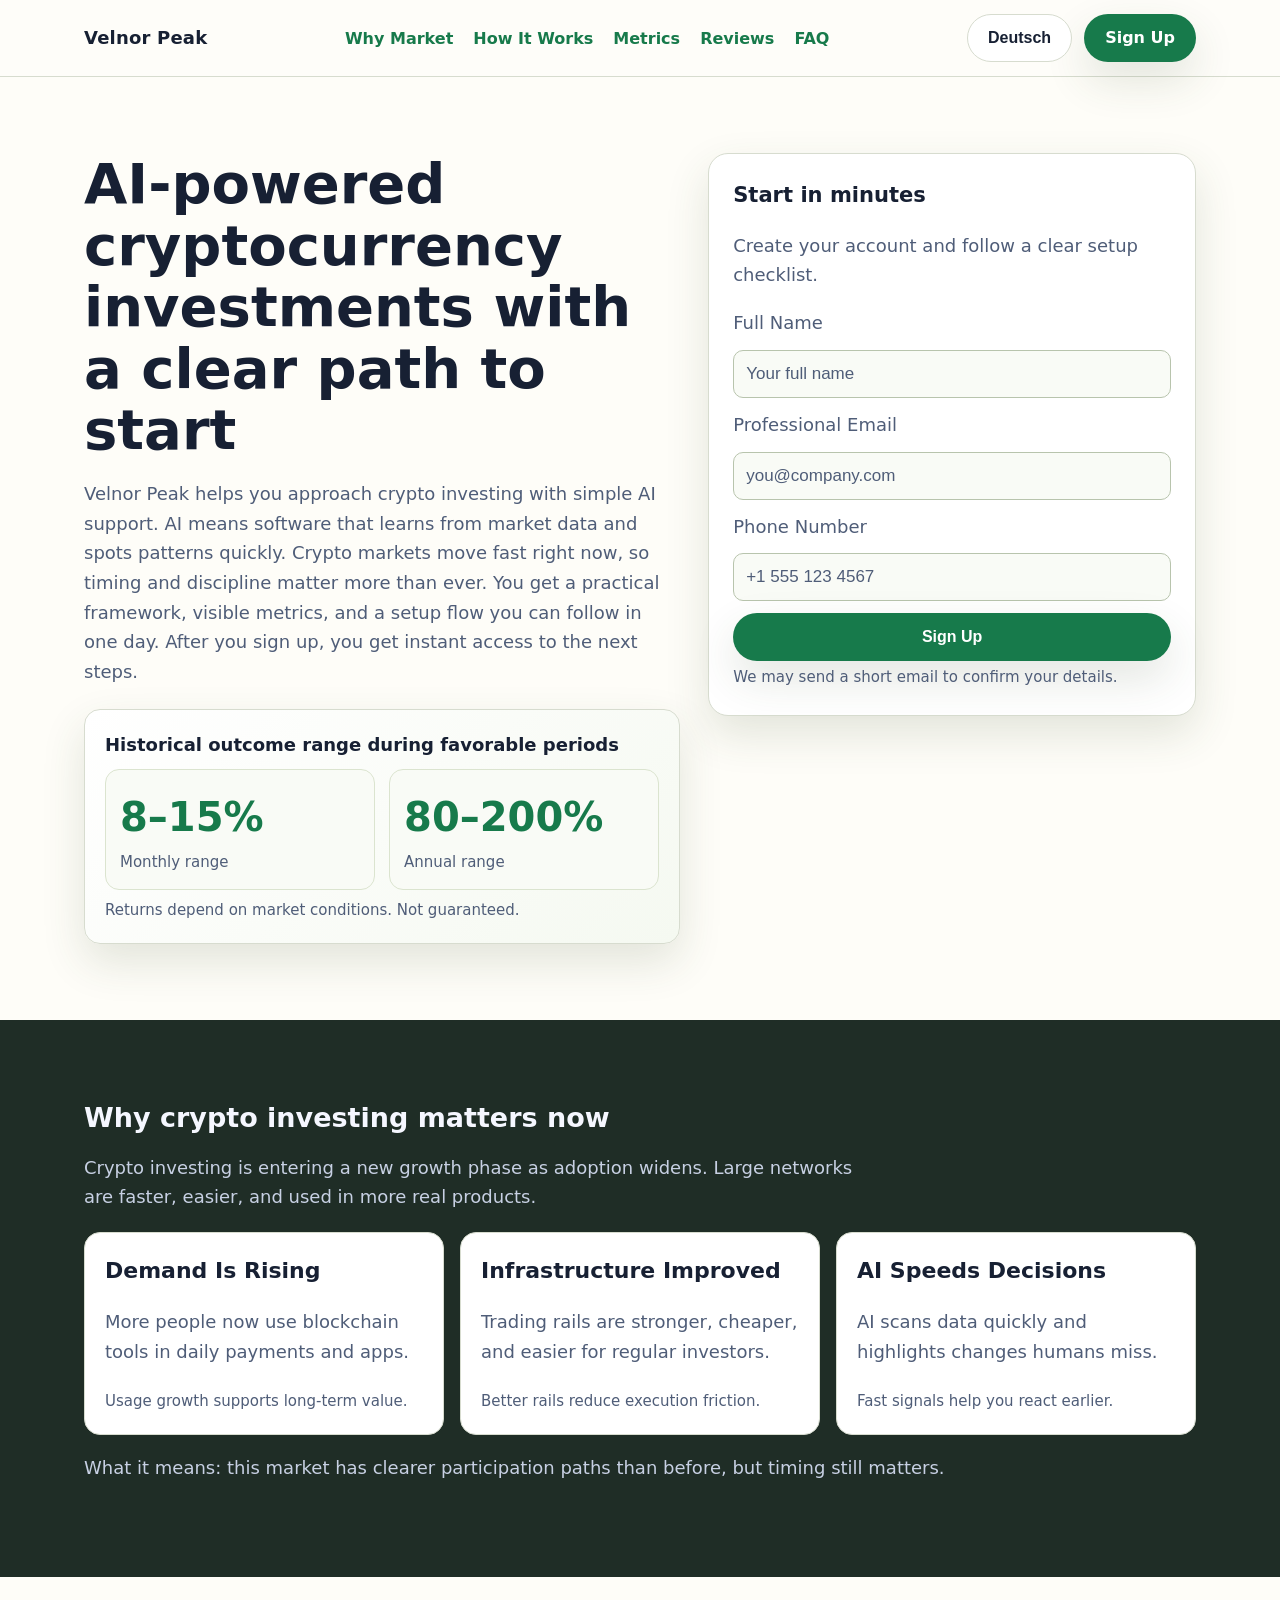
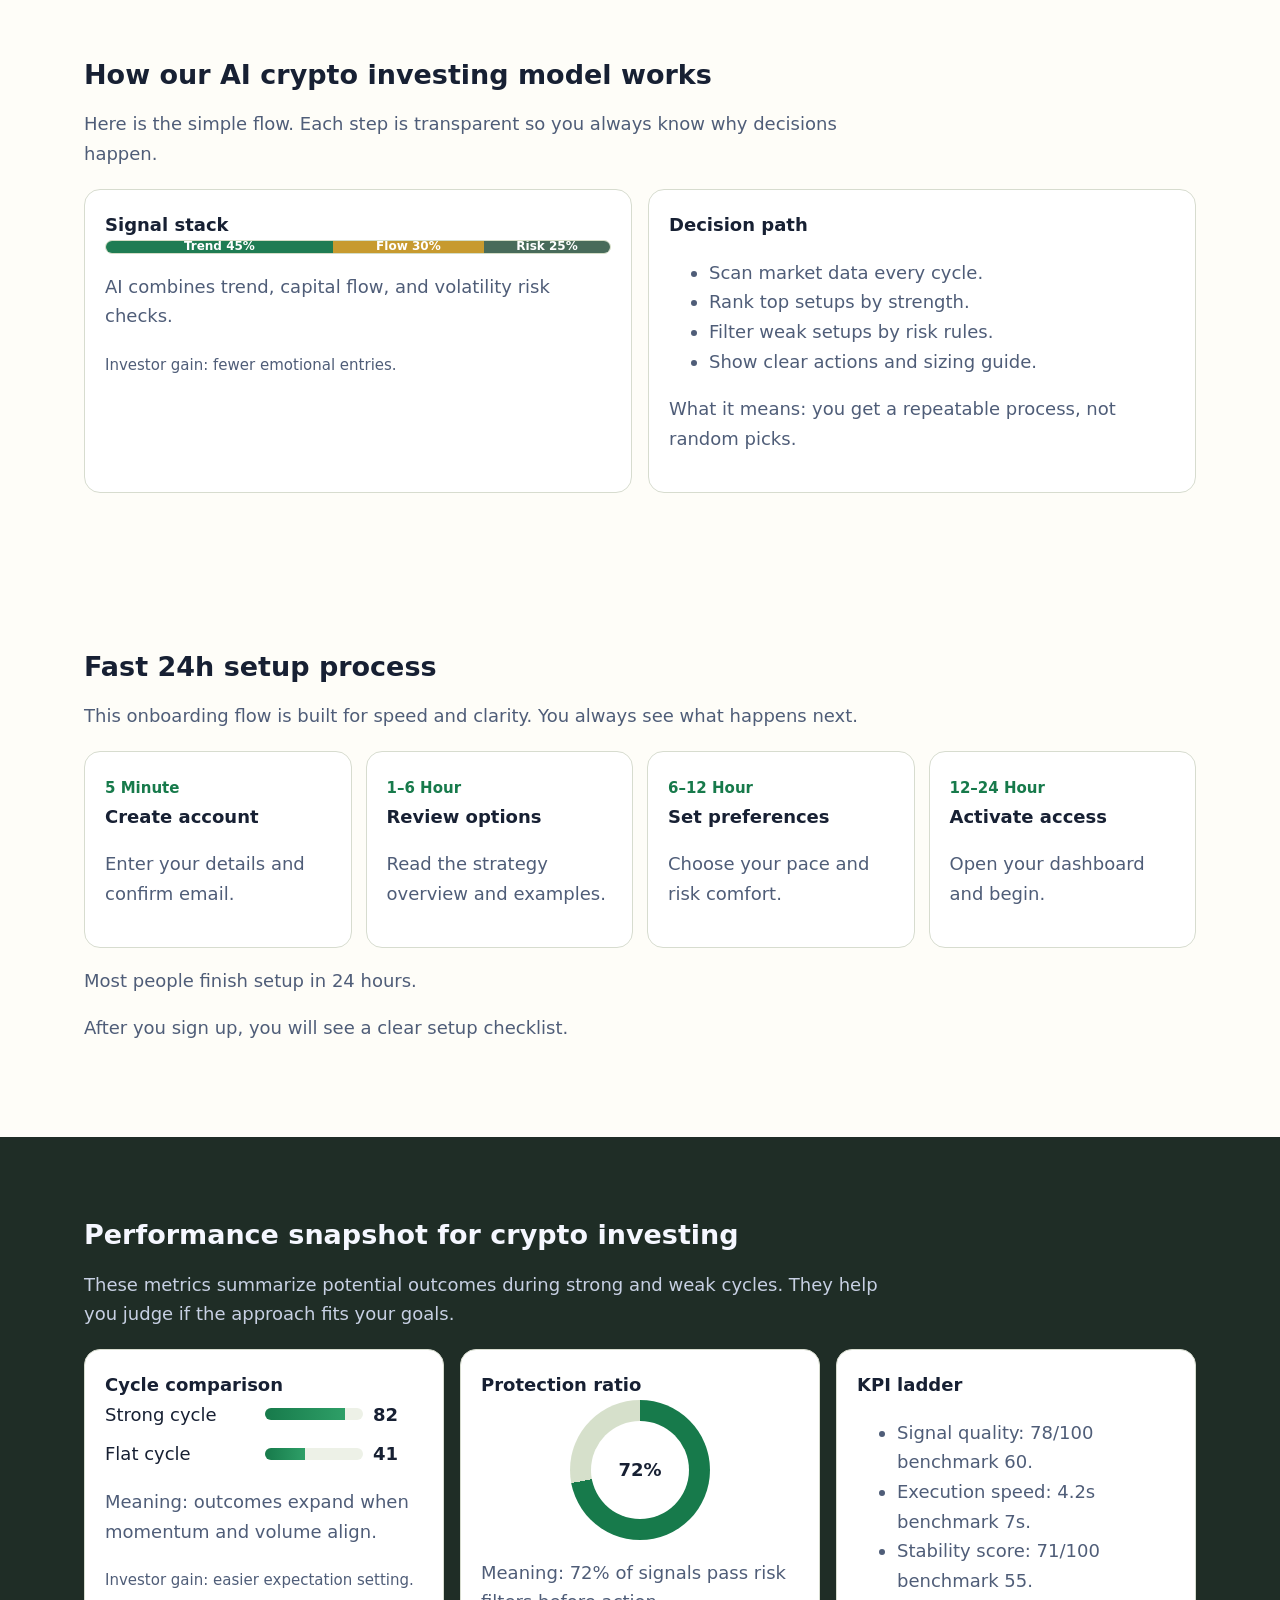
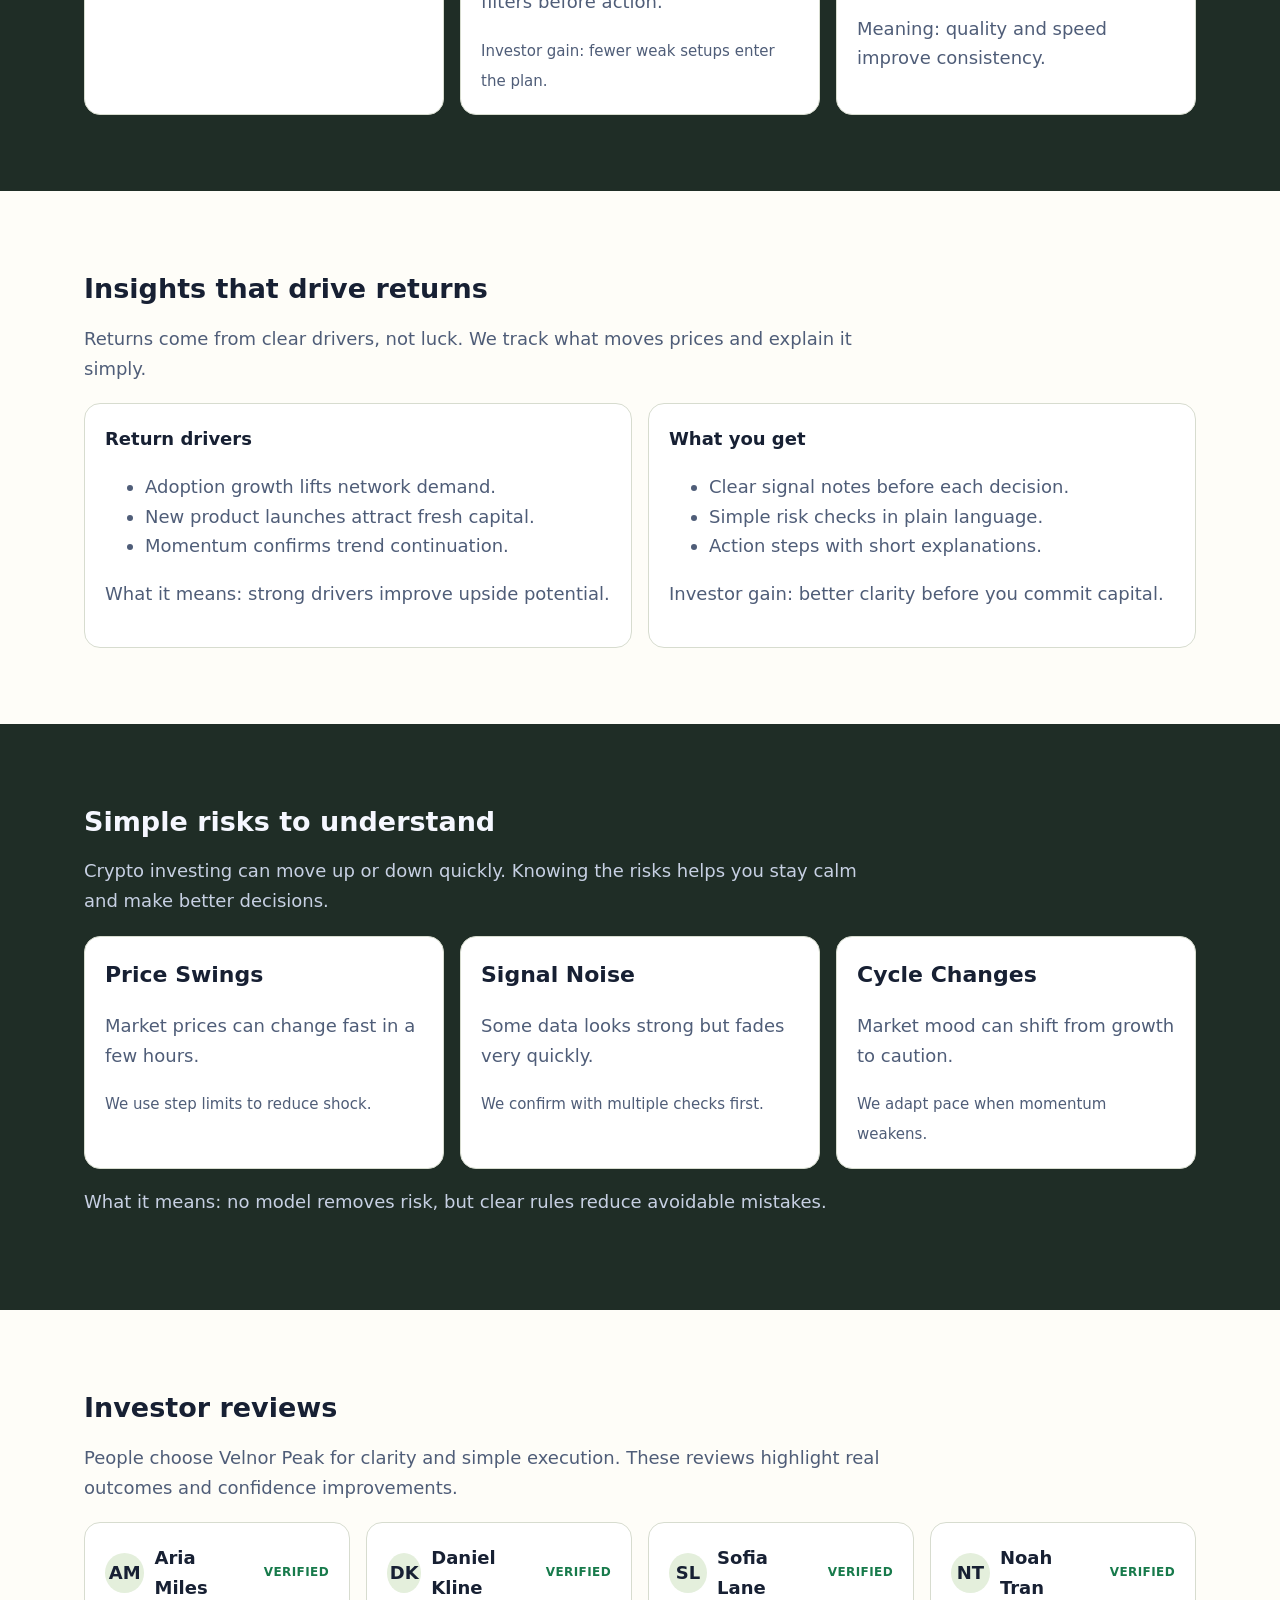
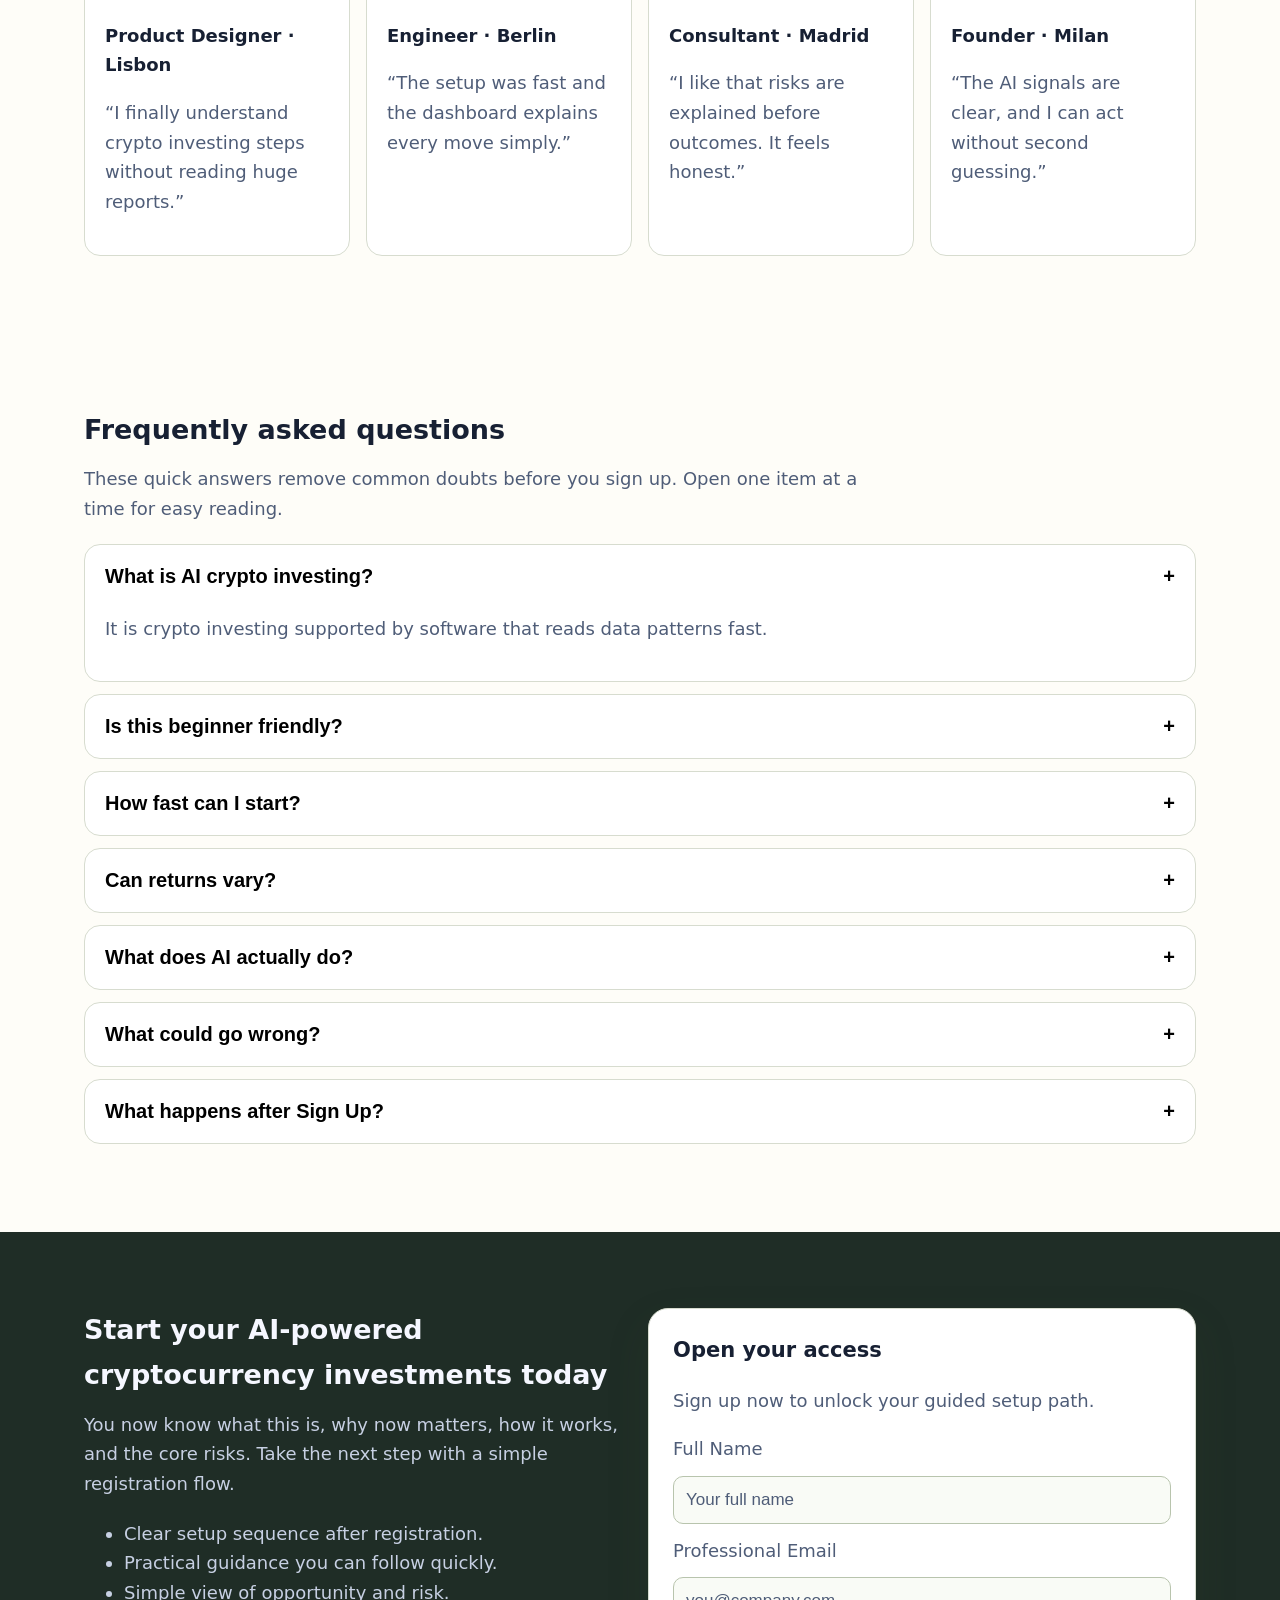
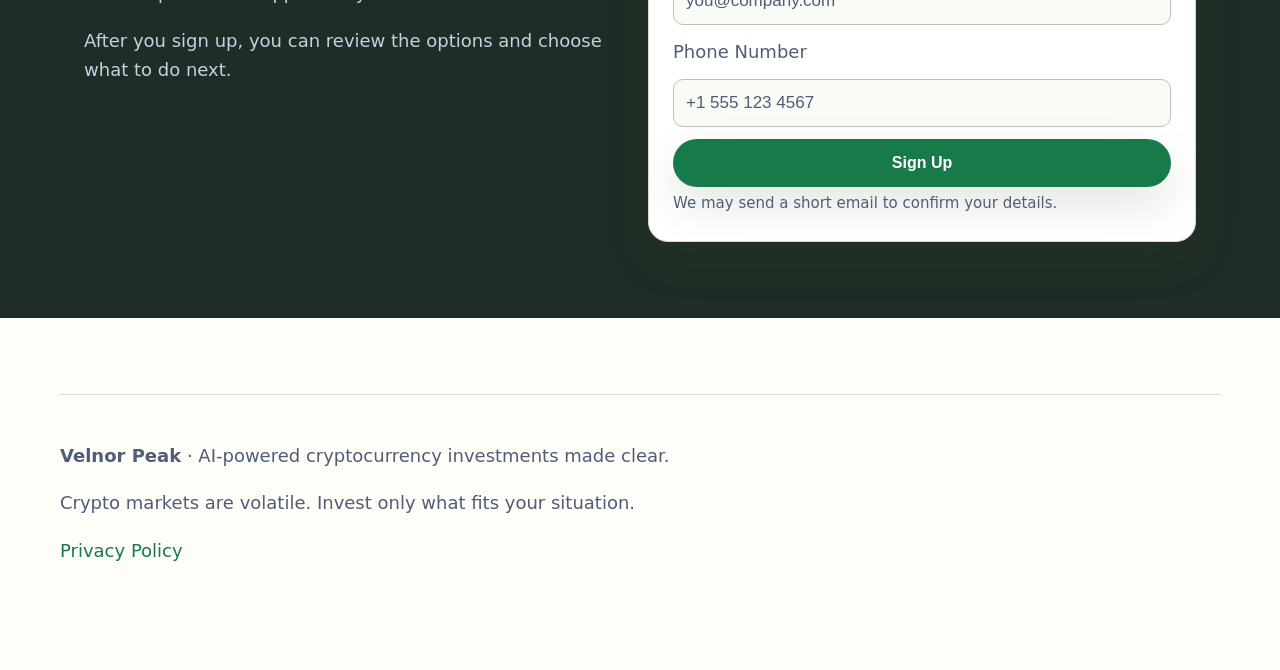
<file: de/index.html>
<!doctype html>
<html lang="en">
<head>
<meta charset="UTF-8">
<meta name="viewport" content="width=device-width, initial-scale=1.0">
<title>Deutsch | Velnor Peak AI Crypto Investing Platform</title>
<meta name="description" content="Deutsch page for Velnor Peak. Learn AI-powered crypto investing with clear steps, simple risks, and a fast sign-up process.">
<link rel="canonical" href="https://velnorpeak.com/../de/index.html">
<link rel="alternate" hreflang="en" href="https://velnorpeak.com/index.html">
<link rel="alternate" hreflang="de" href="https://velnorpeak.com/de/index.html">
<link rel="alternate" hreflang="fr" href="https://velnorpeak.com/fr/index.html">
<link rel="alternate" hreflang="es" href="https://velnorpeak.com/es/index.html">
<link rel="alternate" hreflang="it" href="https://velnorpeak.com/it/index.html">
<link rel="alternate" hreflang="tr" href="https://velnorpeak.com/tr/index.html">
<link rel="alternate" hreflang="pt" href="https://velnorpeak.com/pt/index.html">
<link rel="alternate" hreflang="ja" href="https://velnorpeak.com/jp/index.html">
<link rel="alternate" hreflang="sk" href="https://velnorpeak.com/sk/index.html">
<link rel="alternate" hreflang="nl-BE" href="https://velnorpeak.com/be/index.html">
<link rel="alternate" hreflang="x-default" href="https://velnorpeak.com/index.html">
<meta property="og:title" content="Velnor Peak | AI-Powered Cryptocurrency Investments">
<meta property="og:description" content="A clear way to start crypto investing with AI support and transparent steps.">
<meta property="og:type" content="website">
<meta property="og:url" content="https://velnorpeak.com/../de/index.html">
<meta name="twitter:card" content="summary_large_image">
<meta name="twitter:title" content="Velnor Peak | AI-Powered Cryptocurrency Investments">
<meta name="twitter:description" content="Simple AI crypto investing. See how it works before you sign up.">
<link rel="stylesheet" href="../assets/style.css">
<script defer src="../assets/app.js"></script>
</head>
<body>
<header>
  <div class="container topbar">
    <div class="brand">Velnor Peak</div>
    <nav aria-label="Primary">
      <ul>
        <li><a class="nav-link" href="#market">Why Market</a></li>
        <li><a class="nav-link" href="#model">How It Works</a></li>
        <li><a class="nav-link" href="#metrics">Metrics</a></li>
        <li><a class="nav-link" href="#reviews">Reviews</a></li>
        <li><a class="nav-link" href="#faq">FAQ</a></li>
      </ul>
    </nav>
    <div class="header-right">
      <div class="lang-switcher" data-lang-switch>
        <button class="lang-toggle" aria-label="Language menu">Deutsch</button>
        <div class="lang-menu"><a href="../index.html"><svg class="flag" viewBox="0 0 24 24" aria-hidden="true"><rect width="24" height="24" rx="4" fill="#e8efe0"></rect><text x="12" y="15" text-anchor="middle" font-size="8" fill="#172033" font-family="Arial">GB</text></svg><span>English</span></a>
<a href="../de/index.html"><svg class="flag" viewBox="0 0 24 24" aria-hidden="true"><rect width="24" height="24" rx="4" fill="#e8efe0"></rect><text x="12" y="15" text-anchor="middle" font-size="8" fill="#172033" font-family="Arial">DE</text></svg><span>Deutsch</span></a>
<a href="../fr/index.html"><svg class="flag" viewBox="0 0 24 24" aria-hidden="true"><rect width="24" height="24" rx="4" fill="#e8efe0"></rect><text x="12" y="15" text-anchor="middle" font-size="8" fill="#172033" font-family="Arial">FR</text></svg><span>Français</span></a>
<a href="../es/index.html"><svg class="flag" viewBox="0 0 24 24" aria-hidden="true"><rect width="24" height="24" rx="4" fill="#e8efe0"></rect><text x="12" y="15" text-anchor="middle" font-size="8" fill="#172033" font-family="Arial">ES</text></svg><span>Español</span></a>
<a href="../it/index.html"><svg class="flag" viewBox="0 0 24 24" aria-hidden="true"><rect width="24" height="24" rx="4" fill="#e8efe0"></rect><text x="12" y="15" text-anchor="middle" font-size="8" fill="#172033" font-family="Arial">IT</text></svg><span>Italiano</span></a>
<a href="../tr/index.html"><svg class="flag" viewBox="0 0 24 24" aria-hidden="true"><rect width="24" height="24" rx="4" fill="#e8efe0"></rect><text x="12" y="15" text-anchor="middle" font-size="8" fill="#172033" font-family="Arial">TR</text></svg><span>Türkçe</span></a>
<a href="../pt/index.html"><svg class="flag" viewBox="0 0 24 24" aria-hidden="true"><rect width="24" height="24" rx="4" fill="#e8efe0"></rect><text x="12" y="15" text-anchor="middle" font-size="8" fill="#172033" font-family="Arial">PT</text></svg><span>Português</span></a>
<a href="../jp/index.html"><svg class="flag" viewBox="0 0 24 24" aria-hidden="true"><rect width="24" height="24" rx="4" fill="#e8efe0"></rect><text x="12" y="15" text-anchor="middle" font-size="8" fill="#172033" font-family="Arial">JP</text></svg><span>日本語</span></a>
<a href="../sk/index.html"><svg class="flag" viewBox="0 0 24 24" aria-hidden="true"><rect width="24" height="24" rx="4" fill="#e8efe0"></rect><text x="12" y="15" text-anchor="middle" font-size="8" fill="#172033" font-family="Arial">SK</text></svg><span>Slovak</span></a>
<a href="../be/index.html"><svg class="flag" viewBox="0 0 24 24" aria-hidden="true"><rect width="24" height="24" rx="4" fill="#e8efe0"></rect><text x="12" y="15" text-anchor="middle" font-size="8" fill="#172033" font-family="Arial">BE</text></svg><span>Nederlands (BE)</span></a></div>
      </div>
      <a href="#signup-final" class="btn">Sign Up</a>
      <button id="burgerBtn" class="burger" aria-label="Open menu">☰</button>
    </div>
  </div>
</header>

<div id="drawerBackdrop" class="drawer-backdrop"></div>
<aside id="drawer" class="drawer" aria-label="Mobile navigation">
  <button id="drawerClose" class="icon-btn" aria-label="Close menu">✕</button>
  <nav>
    <ul>
      <li><a class="nav-link" href="#market">Why Market</a></li>
      <li><a class="nav-link" href="#model">How It Works</a></li>
      <li><a class="nav-link" href="#metrics">Metrics</a></li>
      <li><a class="nav-link" href="#reviews">Reviews</a></li>
      <li><a class="nav-link" href="#faq">FAQ</a></li>
    </ul>
  </nav>
  <div class="lang-switcher" data-lang-switch>
    <button class="lang-toggle" aria-label="Language menu">Deutsch</button>
    <div class="lang-menu"><a href="../index.html"><svg class="flag" viewBox="0 0 24 24" aria-hidden="true"><rect width="24" height="24" rx="4" fill="#e8efe0"></rect><text x="12" y="15" text-anchor="middle" font-size="8" fill="#172033" font-family="Arial">GB</text></svg><span>English</span></a>
<a href="../de/index.html"><svg class="flag" viewBox="0 0 24 24" aria-hidden="true"><rect width="24" height="24" rx="4" fill="#e8efe0"></rect><text x="12" y="15" text-anchor="middle" font-size="8" fill="#172033" font-family="Arial">DE</text></svg><span>Deutsch</span></a>
<a href="../fr/index.html"><svg class="flag" viewBox="0 0 24 24" aria-hidden="true"><rect width="24" height="24" rx="4" fill="#e8efe0"></rect><text x="12" y="15" text-anchor="middle" font-size="8" fill="#172033" font-family="Arial">FR</text></svg><span>Français</span></a>
<a href="../es/index.html"><svg class="flag" viewBox="0 0 24 24" aria-hidden="true"><rect width="24" height="24" rx="4" fill="#e8efe0"></rect><text x="12" y="15" text-anchor="middle" font-size="8" fill="#172033" font-family="Arial">ES</text></svg><span>Español</span></a>
<a href="../it/index.html"><svg class="flag" viewBox="0 0 24 24" aria-hidden="true"><rect width="24" height="24" rx="4" fill="#e8efe0"></rect><text x="12" y="15" text-anchor="middle" font-size="8" fill="#172033" font-family="Arial">IT</text></svg><span>Italiano</span></a>
<a href="../tr/index.html"><svg class="flag" viewBox="0 0 24 24" aria-hidden="true"><rect width="24" height="24" rx="4" fill="#e8efe0"></rect><text x="12" y="15" text-anchor="middle" font-size="8" fill="#172033" font-family="Arial">TR</text></svg><span>Türkçe</span></a>
<a href="../pt/index.html"><svg class="flag" viewBox="0 0 24 24" aria-hidden="true"><rect width="24" height="24" rx="4" fill="#e8efe0"></rect><text x="12" y="15" text-anchor="middle" font-size="8" fill="#172033" font-family="Arial">PT</text></svg><span>Português</span></a>
<a href="../jp/index.html"><svg class="flag" viewBox="0 0 24 24" aria-hidden="true"><rect width="24" height="24" rx="4" fill="#e8efe0"></rect><text x="12" y="15" text-anchor="middle" font-size="8" fill="#172033" font-family="Arial">JP</text></svg><span>日本語</span></a>
<a href="../sk/index.html"><svg class="flag" viewBox="0 0 24 24" aria-hidden="true"><rect width="24" height="24" rx="4" fill="#e8efe0"></rect><text x="12" y="15" text-anchor="middle" font-size="8" fill="#172033" font-family="Arial">SK</text></svg><span>Slovak</span></a>
<a href="../be/index.html"><svg class="flag" viewBox="0 0 24 24" aria-hidden="true"><rect width="24" height="24" rx="4" fill="#e8efe0"></rect><text x="12" y="15" text-anchor="middle" font-size="8" fill="#172033" font-family="Arial">BE</text></svg><span>Nederlands (BE)</span></a></div>
  </div>
  <a href="#signup-final" class="btn">Sign Up</a>
</aside>

<main>
<section class="section light hero" id="hero">
  <div class="container hero-grid">
    <div>
      <h1>AI-powered cryptocurrency investments with a clear path to start</h1>
      <p class="lead">Velnor Peak helps you approach crypto investing with simple AI support. AI means software that learns from market data and spots patterns quickly. Crypto markets move fast right now, so timing and discipline matter more than ever. You get a practical framework, visible metrics, and a setup flow you can follow in one day. After you sign up, you get instant access to the next steps.</p>
      <div class="performance-panel hero-panel visual-card">
        <div class="performance-title">Historical outcome range during favorable periods</div>
        <div class="performance-split">
          <div class="range-box">
            <div class="range-value">8–15%</div>
            <div class="range-label">Monthly range</div>
          </div>
          <div class="range-box">
            <div class="range-value">80–200%</div>
            <div class="range-label">Annual range</div>
          </div>
        </div>
        <div class="disclaimer">Returns depend on market conditions. Not guaranteed.</div>
      </div>
    </div>
    <div class="form-card">
      <h3 class="form-title">Start in minutes</h3>
      <p class="form-sub">Create your account and follow a clear setup checklist.</p>
      <form>
        <label for="name1">Full Name</label>
        <input id="name1" name="name" placeholder="Your full name" required>
        <label for="email1">Professional Email</label>
        <input id="email1" name="email" type="email" placeholder="you@company.com" required>
        <label for="phone1">Phone Number</label>
        <input id="phone1" name="phone" type="tel" placeholder="+1 555 123 4567" required>
        <button class="btn" type="submit">Sign Up</button>
      </form>
      <small>We may send a short email to confirm your details.</small>
    </div>
  </div>
</section>

<section class="section dark" id="market">
  <div class="container">
    <h2>Why crypto investing matters now</h2>
    <p class="intro">Crypto investing is entering a new growth phase as adoption widens. Large networks are faster, easier, and used in more real products.</p>
    <div class="grid-3">
      <article class="card"><h3>Demand Is Rising</h3><p>More people now use blockchain tools in daily payments and apps.</p><small class="muted">Usage growth supports long-term value.</small></article>
      <article class="card"><h3>Infrastructure Improved</h3><p>Trading rails are stronger, cheaper, and easier for regular investors.</p><small class="muted">Better rails reduce execution friction.</small></article>
      <article class="card"><h3>AI Speeds Decisions</h3><p>AI scans data quickly and highlights changes humans miss.</p><small class="muted">Fast signals help you react earlier.</small></article>
    </div>
    <p>What it means: this market has clearer participation paths than before, but timing still matters.</p>
  </div>
</section>

<section class="section light" id="model">
  <div class="container">
    <h2>How our AI crypto investing model works</h2>
    <p class="intro">Here is the simple flow. Each step is transparent so you always know why decisions happen.</p>
    <div class="grid-2">
      <article class="visual-card card">
        <h4>Signal stack</h4>
        <div class="bar"><div class="seg a" style="width:45%">Trend 45%</div><div class="seg b" style="width:30%">Flow 30%</div><div class="seg c" style="width:25%">Risk 25%</div></div>
        <p>AI combines trend, capital flow, and volatility risk checks.</p>
        <small>Investor gain: fewer emotional entries.</small>
      </article>
      <article class="visual-card card">
        <h4>Decision path</h4>
        <ul>
          <li>Scan market data every cycle.</li>
          <li>Rank top setups by strength.</li>
          <li>Filter weak setups by risk rules.</li>
          <li>Show clear actions and sizing guide.</li>
        </ul>
        <p>What it means: you get a repeatable process, not random picks.</p>
      </article>
    </div>
  </div>
</section>

<section class="section light" id="process">
  <div class="container">
    <h2>Fast 24h setup process</h2>
    <p class="intro">This onboarding flow is built for speed and clarity. You always see what happens next.</p>
    <div class="process-row">
      <article class="process-card card"><span class="time">5 Minute</span><h4>Create account</h4><p>Enter your details and confirm email.</p></article>
      <article class="process-card card"><span class="time">1–6 Hour</span><h4>Review options</h4><p>Read the strategy overview and examples.</p></article>
      <article class="process-card card"><span class="time">6–12 Hour</span><h4>Set preferences</h4><p>Choose your pace and risk comfort.</p></article>
      <article class="process-card card"><span class="time">12–24 Hour</span><h4>Activate access</h4><p>Open your dashboard and begin.</p></article>
    </div>
    <p>Most people finish setup in 24 hours.</p>
    <p>After you sign up, you will see a clear setup checklist.</p>
  </div>
</section>

<section class="section dark" id="metrics">
  <div class="container">
    <h2>Performance snapshot for crypto investing</h2>
    <p class="intro">These metrics summarize potential outcomes during strong and weak cycles. They help you judge if the approach fits your goals.</p>
    <div class="grid-3">
      <article class="metric-card card">
        <h4>Cycle comparison</h4>
        <div class="dual-bars">
          <div class="dual"><span>Strong cycle</span><div class="track"><div class="fill" style="width:82%"></div></div><b>82</b></div>
          <div class="dual"><span>Flat cycle</span><div class="track"><div class="fill" style="width:41%"></div></div><b>41</b></div>
        </div>
        <p>Meaning: outcomes expand when momentum and volume align.</p>
        <small>Investor gain: easier expectation setting.</small>
      </article>
      <article class="metric-card card">
        <h4>Protection ratio</h4>
        <div class="ring" aria-hidden="true"></div>
        <p>Meaning: 72% of signals pass risk filters before action.</p>
        <small>Investor gain: fewer weak setups enter the plan.</small>
      </article>
      <article class="metric-card card">
        <h4>KPI ladder</h4>
        <ul>
          <li>Signal quality: 78/100 benchmark 60.</li>
          <li>Execution speed: 4.2s benchmark 7s.</li>
          <li>Stability score: 71/100 benchmark 55.</li>
        </ul>
        <p>Meaning: quality and speed improve consistency.</p>
      </article>
    </div>
  </div>
</section>

<section class="section light" id="insights">
  <div class="container">
    <h2>Insights that drive returns</h2>
    <p class="intro">Returns come from clear drivers, not luck. We track what moves prices and explain it simply.</p>
    <div class="grid-2">
      <article class="card visual-card">
        <h4>Return drivers</h4>
        <ul>
          <li>Adoption growth lifts network demand.</li>
          <li>New product launches attract fresh capital.</li>
          <li>Momentum confirms trend continuation.</li>
        </ul>
        <p>What it means: strong drivers improve upside potential.</p>
      </article>
      <article class="card">
        <h4>What you get</h4>
        <ul>
          <li>Clear signal notes before each decision.</li>
          <li>Simple risk checks in plain language.</li>
          <li>Action steps with short explanations.</li>
        </ul>
        <p>Investor gain: better clarity before you commit capital.</p>
      </article>
    </div>
  </div>
</section>

<section class="section dark" id="risk">
  <div class="container">
    <h2>Simple risks to understand</h2>
    <p class="intro">Crypto investing can move up or down quickly. Knowing the risks helps you stay calm and make better decisions.</p>
    <div class="grid-3">
      <article class="card"><h3>Price Swings</h3><p>Market prices can change fast in a few hours.</p><small>We use step limits to reduce shock.</small></article>
      <article class="card"><h3>Signal Noise</h3><p>Some data looks strong but fades very quickly.</p><small>We confirm with multiple checks first.</small></article>
      <article class="card"><h3>Cycle Changes</h3><p>Market mood can shift from growth to caution.</p><small>We adapt pace when momentum weakens.</small></article>
    </div>
    <p>What it means: no model removes risk, but clear rules reduce avoidable mistakes.</p>
  </div>
</section>

<section class="section light" id="reviews">
  <div class="container">
    <h2>Investor reviews</h2>
    <p class="intro">People choose Velnor Peak for clarity and simple execution. These reviews highlight real outcomes and confidence improvements.</p>
    <div class="grid-4">
      <article class="review-card card"><div class="reviewer"><div class="avatar">AM</div><strong>Aria Miles</strong><span class="verified">VERIFIED</span></div><p><strong>Product Designer · Lisbon</strong></p><p>“I finally understand crypto investing steps without reading huge reports.”</p></article>
      <article class="review-card card"><div class="reviewer"><div class="avatar">DK</div><strong>Daniel Kline</strong><span class="verified">VERIFIED</span></div><p><strong>Engineer · Berlin</strong></p><p>“The setup was fast and the dashboard explains every move simply.”</p></article>
      <article class="review-card card"><div class="reviewer"><div class="avatar">SL</div><strong>Sofia Lane</strong><span class="verified">VERIFIED</span></div><p><strong>Consultant · Madrid</strong></p><p>“I like that risks are explained before outcomes. It feels honest.”</p></article>
      <article class="review-card card"><div class="reviewer"><div class="avatar">NT</div><strong>Noah Tran</strong><span class="verified">VERIFIED</span></div><p><strong>Founder · Milan</strong></p><p>“The AI signals are clear, and I can act without second guessing.”</p></article>
    </div>
  </div>
</section>

<section class="section light" id="faq">
  <div class="container">
    <h2>Frequently asked questions</h2>
    <p class="intro">These quick answers remove common doubts before you sign up. Open one item at a time for easy reading.</p>
    <div>
      <article class="faq-item card open"><button class="faq-q">What is AI crypto investing?<span>+</span></button><div class="faq-a"><p>It is crypto investing supported by software that reads data patterns fast.</p></div></article>
      <article class="faq-item card"><button class="faq-q">Is this beginner friendly?<span>+</span></button><div class="faq-a"><p>Yes. Every step uses plain language and simple examples.</p></div></article>
      <article class="faq-item card"><button class="faq-q">How fast can I start?<span>+</span></button><div class="faq-a"><p>Most users complete setup the same day with the checklist flow.</p></div></article>
      <article class="faq-item card"><button class="faq-q">Can returns vary?<span>+</span></button><div class="faq-a"><p>Yes. Returns change with market conditions and are never guaranteed.</p></div></article>
      <article class="faq-item card"><button class="faq-q">What does AI actually do?<span>+</span></button><div class="faq-a"><p>AI ranks market setups and flags weaker ones before actions.</p></div></article>
      <article class="faq-item card"><button class="faq-q">What could go wrong?<span>+</span></button><div class="faq-a"><p>Prices may drop quickly. Clear risk limits help reduce bigger mistakes.</p></div></article>
      <article class="faq-item card"><button class="faq-q">What happens after Sign Up?<span>+</span></button><div class="faq-a"><p>After you sign up, you can review the options and choose what to do next.</p></div></article>
    </div>
  </div>
</section>

<section class="section dark" id="signup-final">
  <div class="container grid-2">
    <div>
      <h2>Start your AI-powered cryptocurrency investments today</h2>
      <p class="intro">You now know what this is, why now matters, how it works, and the core risks. Take the next step with a simple registration flow.</p>
      <ul>
        <li>Clear setup sequence after registration.</li>
        <li>Practical guidance you can follow quickly.</li>
        <li>Simple view of opportunity and risk.</li>
      </ul>
      <p>After you sign up, you can review the options and choose what to do next.</p>
    </div>
    <div class="form-card">
      <h3>Open your access</h3>
      <p>Sign up now to unlock your guided setup path.</p>
      <form>
        <label for="name2">Full Name</label>
        <input id="name2" name="name" placeholder="Your full name" required>
        <label for="email2">Professional Email</label>
        <input id="email2" name="email" type="email" placeholder="you@company.com" required>
        <label for="phone2">Phone Number</label>
        <input id="phone2" name="phone" type="tel" placeholder="+1 555 123 4567" required>
        <button class="btn" type="submit">Sign Up</button>
      </form>
      <small>We may send a short email to confirm your details.</small>
    </div>
  </div>
</section>
</main>

<footer class="section light">
  <div class="container footer-panel">
    <p><strong>Velnor Peak</strong> · AI-powered cryptocurrency investments made clear.</p>
    <p>Crypto markets are volatile. Invest only what fits your situation.</p>
    <a href="#" data-open-privacy>Privacy Policy</a>
  </div>
</footer>

<div class="modal" id="privacyModal" aria-modal="true" role="dialog">
  <div class="modal-card">
    <div class="modal-top">
      <h3>Privacy Policy</h3>
      <button class="icon-btn" data-close-privacy aria-label="Close privacy modal">✕</button>
    </div>
    <p><strong>Introduction:</strong> We explain clearly how data is used.</p>
    <p><strong>Data collection:</strong> We collect name, email, phone, and technical usage data.</p>
    <p><strong>Legal basis:</strong> We process data to provide requested services and support.</p>
    <p><strong>Cookies:</strong> Cookies help keep sessions secure and improve user experience.</p>
    <p><strong>Retention:</strong> We keep records only as long as necessary for service operations.</p>
    <p><strong>Third-party sharing:</strong> Trusted providers help with hosting, analytics, and email delivery.</p>
    <p><strong>Security:</strong> We use access controls, encryption, and monitoring where possible.</p>
    <p><strong>User rights:</strong> You may request access, correction, deletion, or export of your data.</p>
    <p><strong>International transfers:</strong> Data may be processed in different countries with safeguards.</p>
    <p><strong>Industry risk disclosure:</strong> Investing includes risk, including partial or total loss.</p>
    <p><strong>Contact:</strong> privacy@velnorpeak.com</p>
    <div class="modal-footer"><button class="icon-btn" data-close-privacy>Close</button></div>
  </div>
</div>

<script type="application/ld+json">{"@context":"https://schema.org","@type":"Organization","name":"Velnor Peak","url":"https://velnorpeak.com"}</script>
<script type="application/ld+json">{"@context":"https://schema.org","@type":"WebSite","name":"Velnor Peak","url":"https://velnorpeak.com"}</script>
<script type="application/ld+json">{"@context":"https://schema.org","@type":"FAQPage","mainEntity":[{"@type":"Question","name":"What is AI crypto investing?","acceptedAnswer":{"@type":"Answer","text":"It is crypto investing supported by software that reads data patterns quickly."}},{"@type":"Question","name":"How fast can I start?","acceptedAnswer":{"@type":"Answer","text":"Most users complete setup in 24 hours using a clear checklist."}}]}</script>
<script type="application/ld+json">{"@context":"https://schema.org","@type":"Review","itemReviewed":{"@type":"Service","name":"Velnor Peak"},"author":{"@type":"Person","name":"Aria Miles"},"reviewBody":"I finally understand crypto investing steps without reading huge reports."}</script>
</body>
</html>
</file>
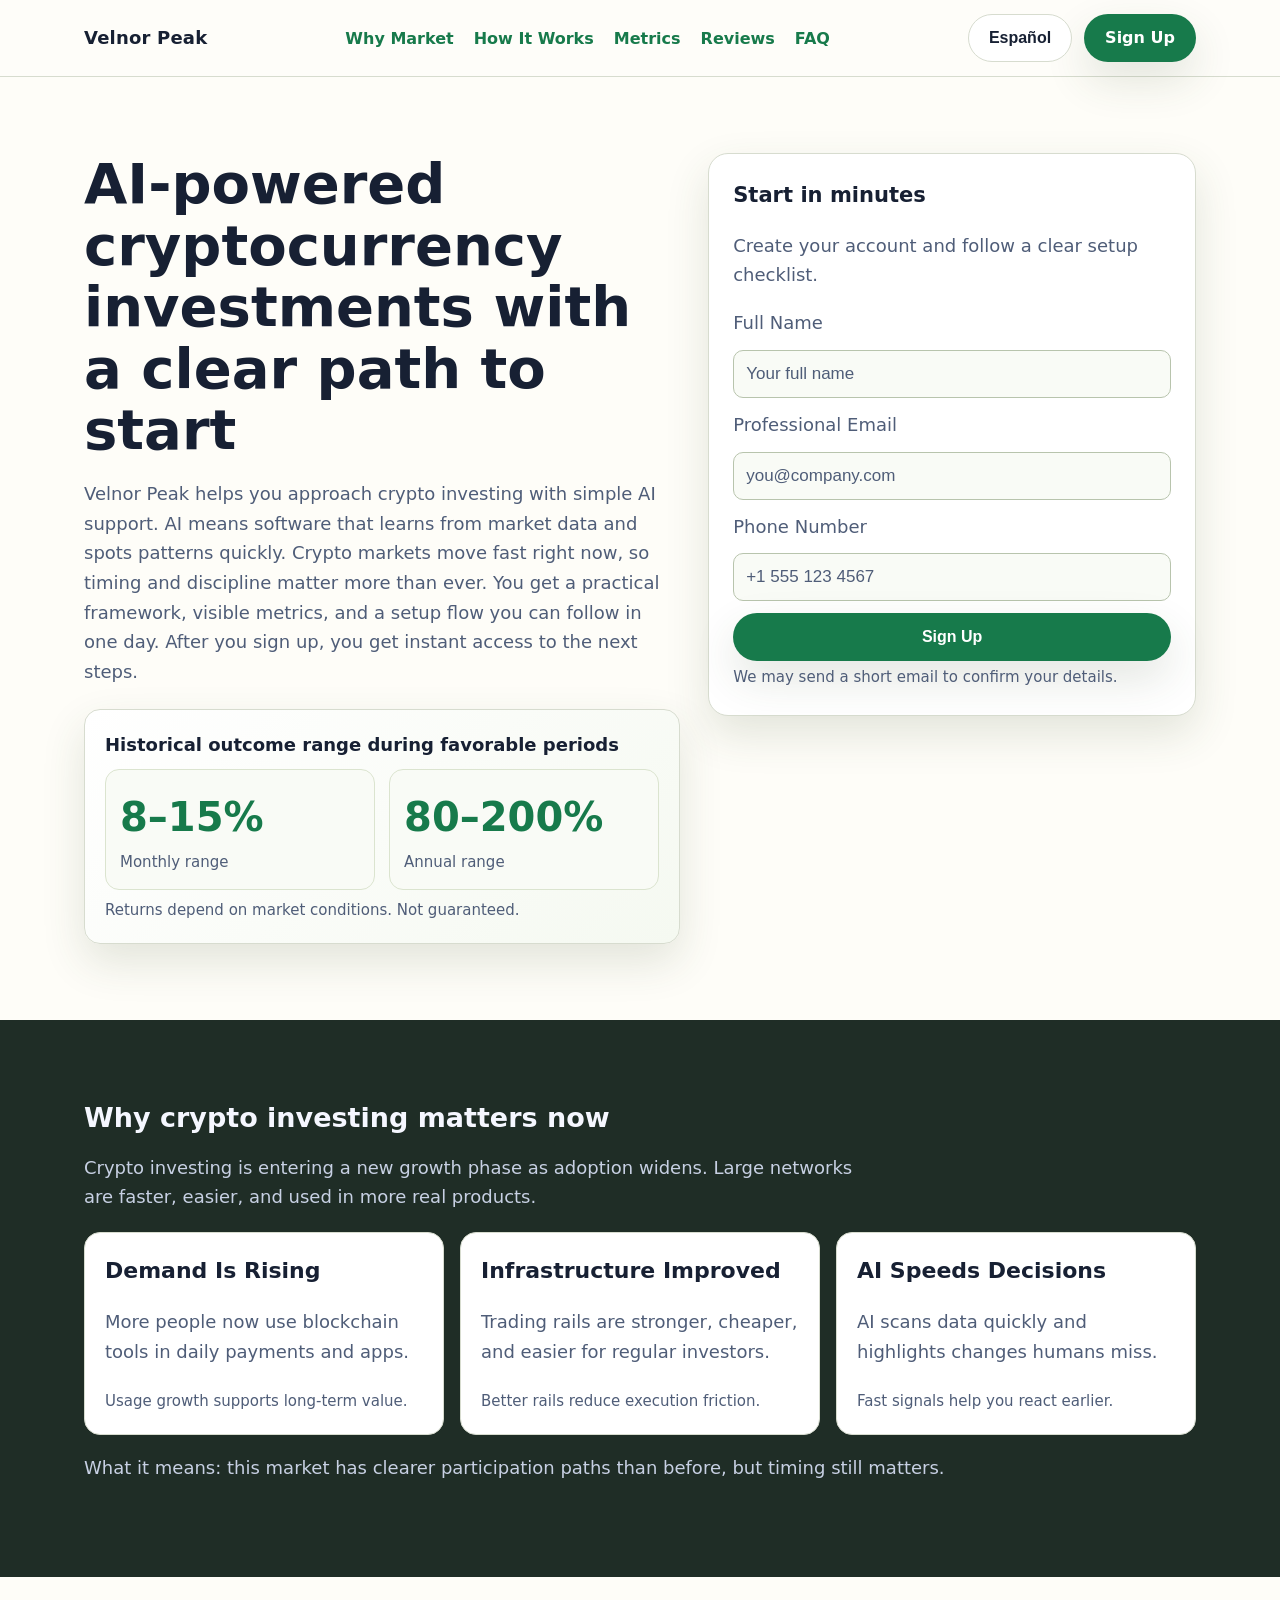
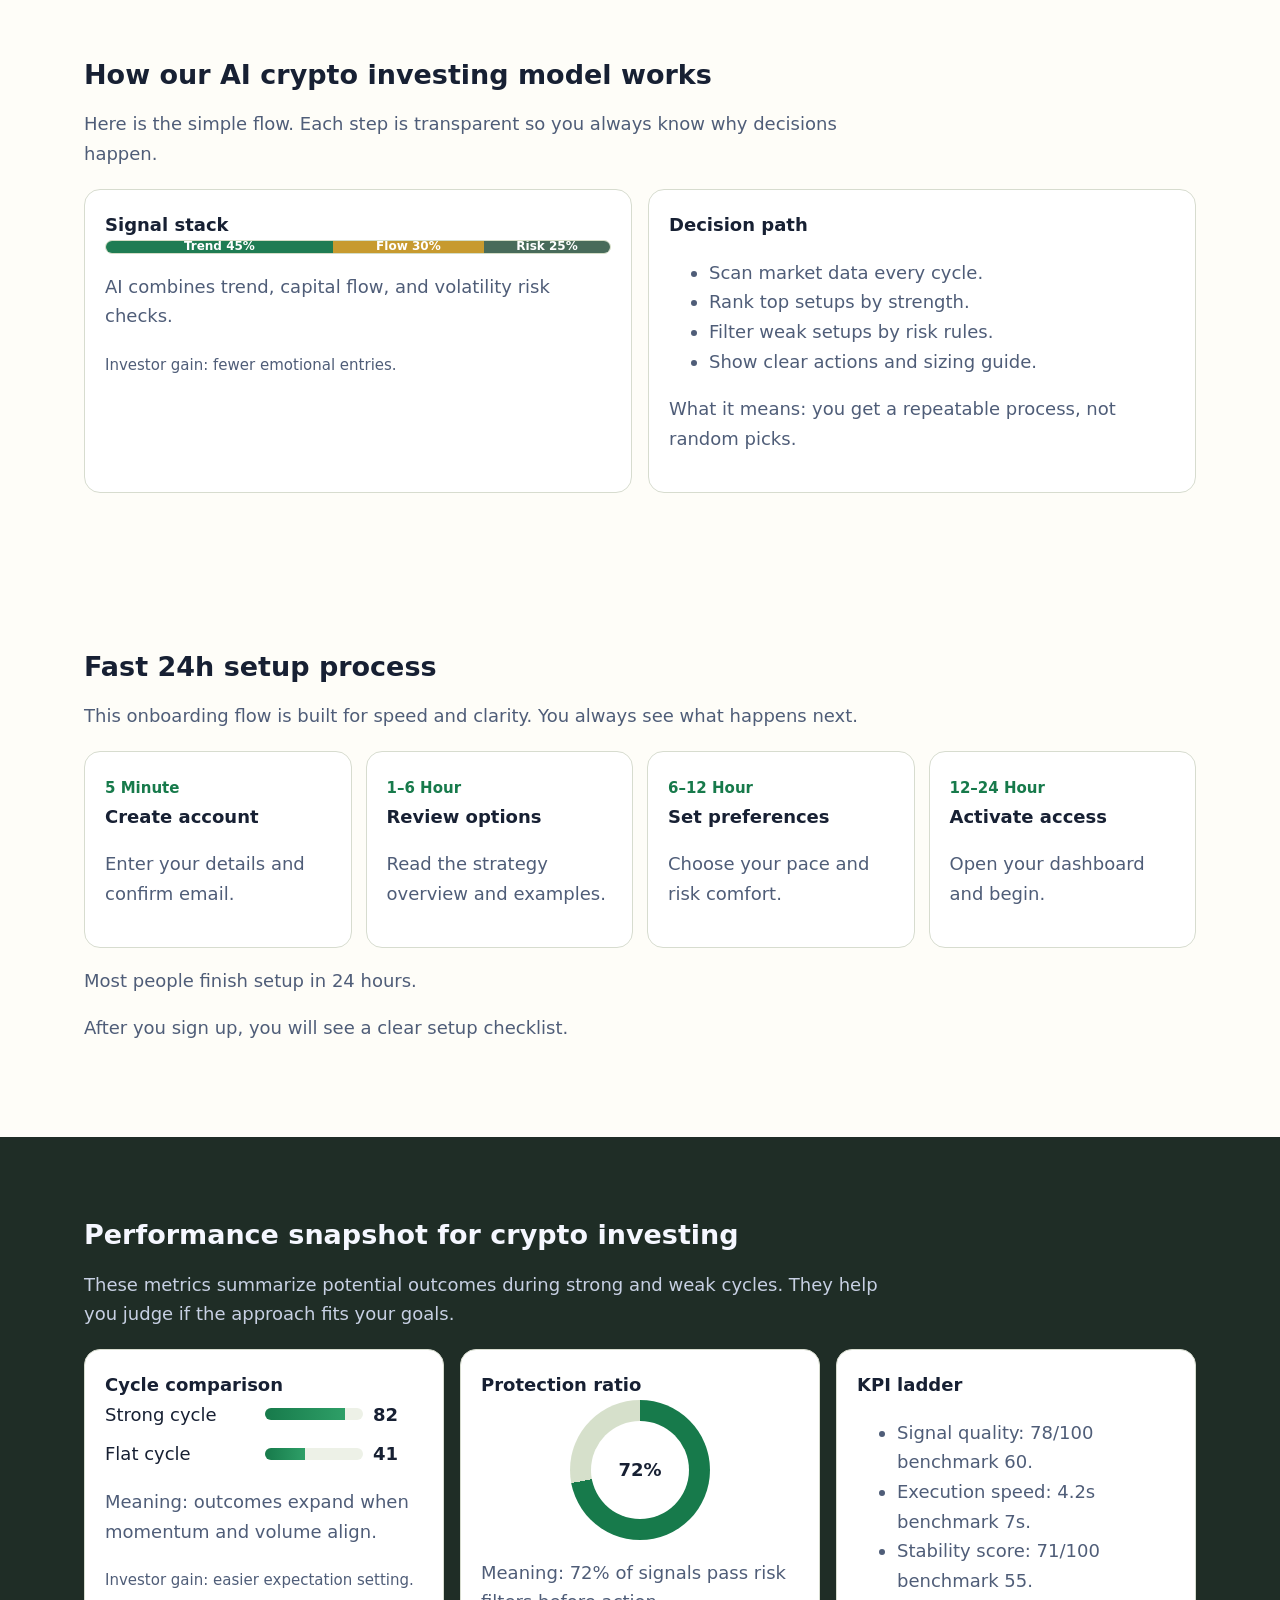
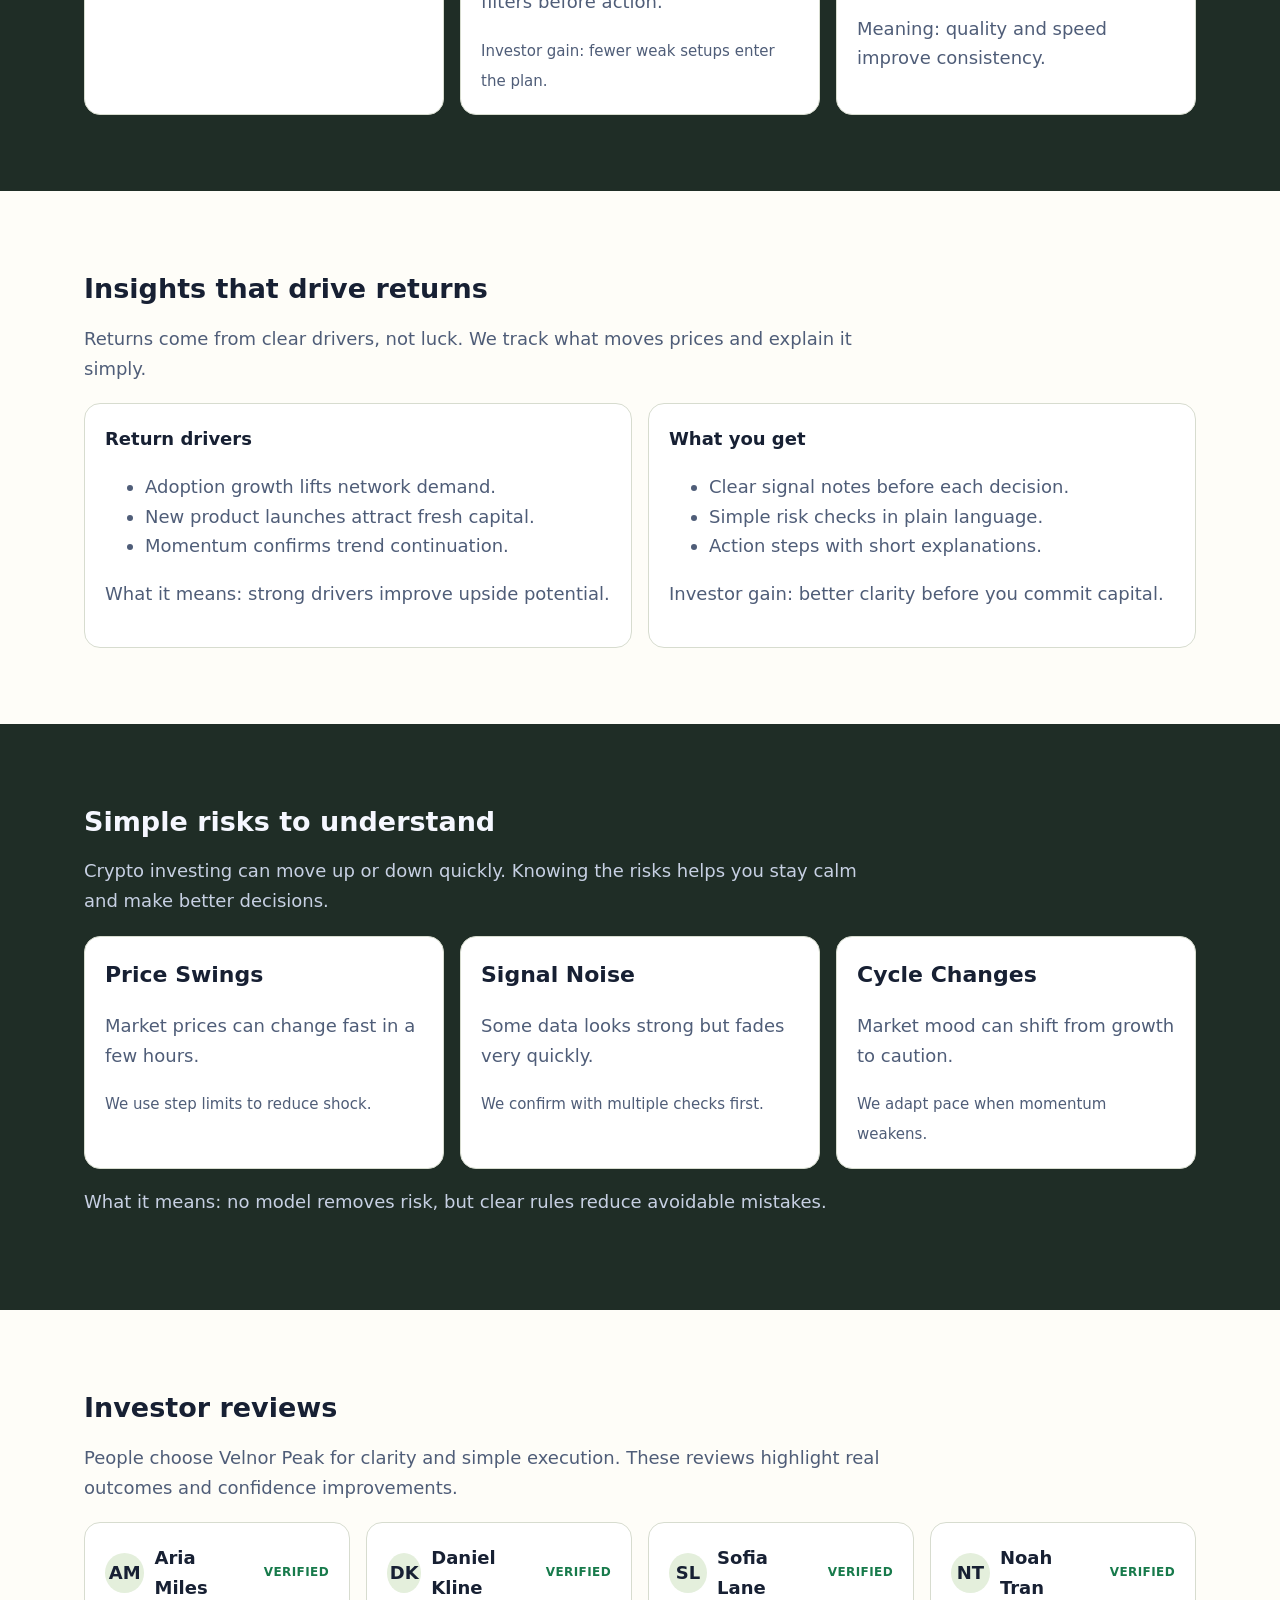
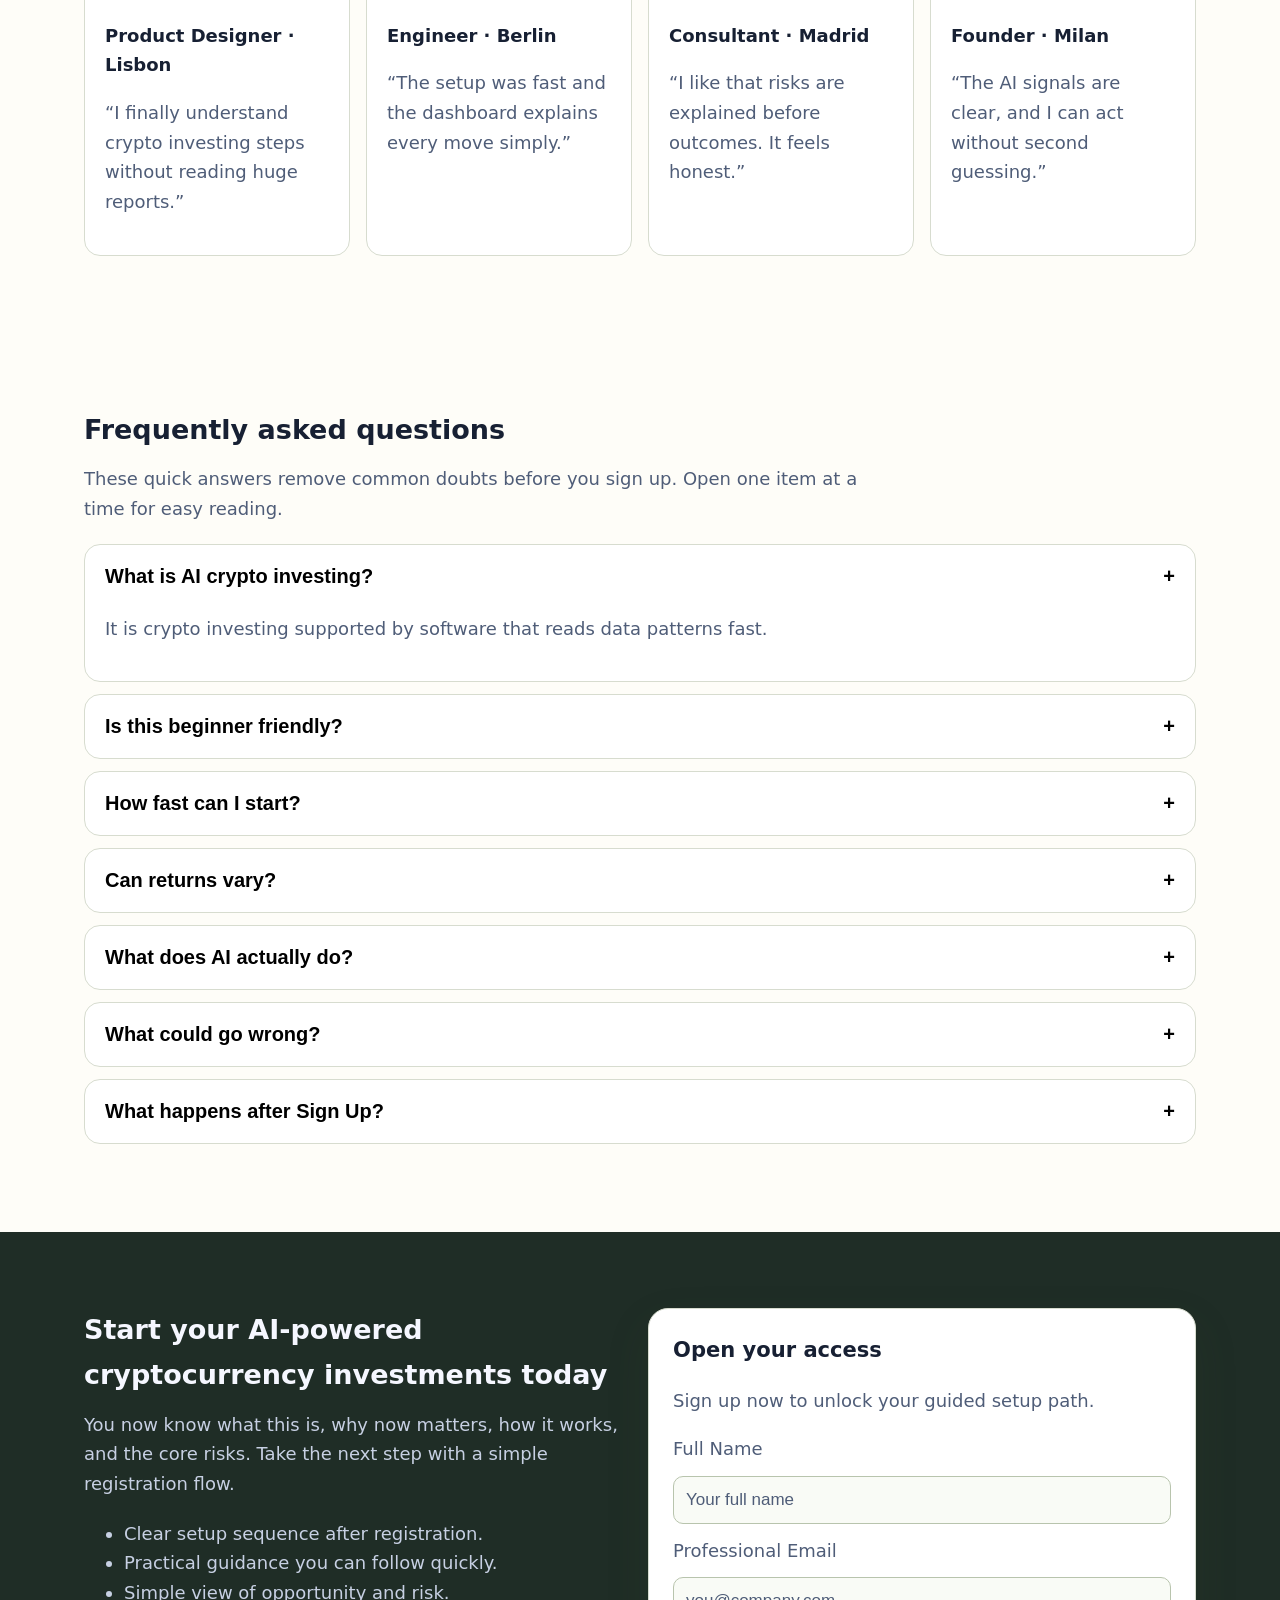
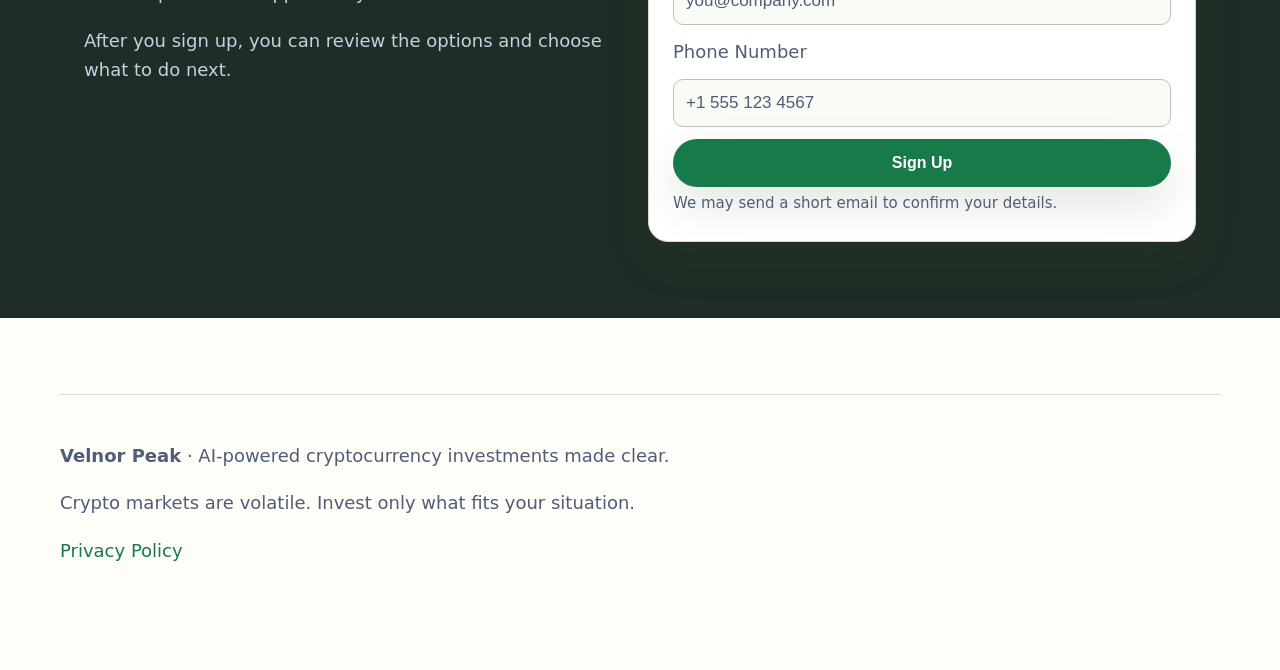
<file: es/index.html>
<!doctype html>
<html lang="en">
<head>
<meta charset="UTF-8">
<meta name="viewport" content="width=device-width, initial-scale=1.0">
<title>Español | Velnor Peak AI Crypto Investing Platform</title>
<meta name="description" content="Español page for Velnor Peak. Learn AI-powered crypto investing with clear steps, simple risks, and a fast sign-up process.">
<link rel="canonical" href="https://velnorpeak.com/../es/index.html">
<link rel="alternate" hreflang="en" href="https://velnorpeak.com/index.html">
<link rel="alternate" hreflang="de" href="https://velnorpeak.com/de/index.html">
<link rel="alternate" hreflang="fr" href="https://velnorpeak.com/fr/index.html">
<link rel="alternate" hreflang="es" href="https://velnorpeak.com/es/index.html">
<link rel="alternate" hreflang="it" href="https://velnorpeak.com/it/index.html">
<link rel="alternate" hreflang="tr" href="https://velnorpeak.com/tr/index.html">
<link rel="alternate" hreflang="pt" href="https://velnorpeak.com/pt/index.html">
<link rel="alternate" hreflang="ja" href="https://velnorpeak.com/jp/index.html">
<link rel="alternate" hreflang="sk" href="https://velnorpeak.com/sk/index.html">
<link rel="alternate" hreflang="nl-BE" href="https://velnorpeak.com/be/index.html">
<link rel="alternate" hreflang="x-default" href="https://velnorpeak.com/index.html">
<meta property="og:title" content="Velnor Peak | AI-Powered Cryptocurrency Investments">
<meta property="og:description" content="A clear way to start crypto investing with AI support and transparent steps.">
<meta property="og:type" content="website">
<meta property="og:url" content="https://velnorpeak.com/../es/index.html">
<meta name="twitter:card" content="summary_large_image">
<meta name="twitter:title" content="Velnor Peak | AI-Powered Cryptocurrency Investments">
<meta name="twitter:description" content="Simple AI crypto investing. See how it works before you sign up.">
<link rel="stylesheet" href="../assets/style.css">
<script defer src="../assets/app.js"></script>
</head>
<body>
<header>
  <div class="container topbar">
    <div class="brand">Velnor Peak</div>
    <nav aria-label="Primary">
      <ul>
        <li><a class="nav-link" href="#market">Why Market</a></li>
        <li><a class="nav-link" href="#model">How It Works</a></li>
        <li><a class="nav-link" href="#metrics">Metrics</a></li>
        <li><a class="nav-link" href="#reviews">Reviews</a></li>
        <li><a class="nav-link" href="#faq">FAQ</a></li>
      </ul>
    </nav>
    <div class="header-right">
      <div class="lang-switcher" data-lang-switch>
        <button class="lang-toggle" aria-label="Language menu">Español</button>
        <div class="lang-menu"><a href="../index.html"><svg class="flag" viewBox="0 0 24 24" aria-hidden="true"><rect width="24" height="24" rx="4" fill="#e8efe0"></rect><text x="12" y="15" text-anchor="middle" font-size="8" fill="#172033" font-family="Arial">GB</text></svg><span>English</span></a>
<a href="../de/index.html"><svg class="flag" viewBox="0 0 24 24" aria-hidden="true"><rect width="24" height="24" rx="4" fill="#e8efe0"></rect><text x="12" y="15" text-anchor="middle" font-size="8" fill="#172033" font-family="Arial">DE</text></svg><span>Deutsch</span></a>
<a href="../fr/index.html"><svg class="flag" viewBox="0 0 24 24" aria-hidden="true"><rect width="24" height="24" rx="4" fill="#e8efe0"></rect><text x="12" y="15" text-anchor="middle" font-size="8" fill="#172033" font-family="Arial">FR</text></svg><span>Français</span></a>
<a href="../es/index.html"><svg class="flag" viewBox="0 0 24 24" aria-hidden="true"><rect width="24" height="24" rx="4" fill="#e8efe0"></rect><text x="12" y="15" text-anchor="middle" font-size="8" fill="#172033" font-family="Arial">ES</text></svg><span>Español</span></a>
<a href="../it/index.html"><svg class="flag" viewBox="0 0 24 24" aria-hidden="true"><rect width="24" height="24" rx="4" fill="#e8efe0"></rect><text x="12" y="15" text-anchor="middle" font-size="8" fill="#172033" font-family="Arial">IT</text></svg><span>Italiano</span></a>
<a href="../tr/index.html"><svg class="flag" viewBox="0 0 24 24" aria-hidden="true"><rect width="24" height="24" rx="4" fill="#e8efe0"></rect><text x="12" y="15" text-anchor="middle" font-size="8" fill="#172033" font-family="Arial">TR</text></svg><span>Türkçe</span></a>
<a href="../pt/index.html"><svg class="flag" viewBox="0 0 24 24" aria-hidden="true"><rect width="24" height="24" rx="4" fill="#e8efe0"></rect><text x="12" y="15" text-anchor="middle" font-size="8" fill="#172033" font-family="Arial">PT</text></svg><span>Português</span></a>
<a href="../jp/index.html"><svg class="flag" viewBox="0 0 24 24" aria-hidden="true"><rect width="24" height="24" rx="4" fill="#e8efe0"></rect><text x="12" y="15" text-anchor="middle" font-size="8" fill="#172033" font-family="Arial">JP</text></svg><span>日本語</span></a>
<a href="../sk/index.html"><svg class="flag" viewBox="0 0 24 24" aria-hidden="true"><rect width="24" height="24" rx="4" fill="#e8efe0"></rect><text x="12" y="15" text-anchor="middle" font-size="8" fill="#172033" font-family="Arial">SK</text></svg><span>Slovak</span></a>
<a href="../be/index.html"><svg class="flag" viewBox="0 0 24 24" aria-hidden="true"><rect width="24" height="24" rx="4" fill="#e8efe0"></rect><text x="12" y="15" text-anchor="middle" font-size="8" fill="#172033" font-family="Arial">BE</text></svg><span>Nederlands (BE)</span></a></div>
      </div>
      <a href="#signup-final" class="btn">Sign Up</a>
      <button id="burgerBtn" class="burger" aria-label="Open menu">☰</button>
    </div>
  </div>
</header>

<div id="drawerBackdrop" class="drawer-backdrop"></div>
<aside id="drawer" class="drawer" aria-label="Mobile navigation">
  <button id="drawerClose" class="icon-btn" aria-label="Close menu">✕</button>
  <nav>
    <ul>
      <li><a class="nav-link" href="#market">Why Market</a></li>
      <li><a class="nav-link" href="#model">How It Works</a></li>
      <li><a class="nav-link" href="#metrics">Metrics</a></li>
      <li><a class="nav-link" href="#reviews">Reviews</a></li>
      <li><a class="nav-link" href="#faq">FAQ</a></li>
    </ul>
  </nav>
  <div class="lang-switcher" data-lang-switch>
    <button class="lang-toggle" aria-label="Language menu">Español</button>
    <div class="lang-menu"><a href="../index.html"><svg class="flag" viewBox="0 0 24 24" aria-hidden="true"><rect width="24" height="24" rx="4" fill="#e8efe0"></rect><text x="12" y="15" text-anchor="middle" font-size="8" fill="#172033" font-family="Arial">GB</text></svg><span>English</span></a>
<a href="../de/index.html"><svg class="flag" viewBox="0 0 24 24" aria-hidden="true"><rect width="24" height="24" rx="4" fill="#e8efe0"></rect><text x="12" y="15" text-anchor="middle" font-size="8" fill="#172033" font-family="Arial">DE</text></svg><span>Deutsch</span></a>
<a href="../fr/index.html"><svg class="flag" viewBox="0 0 24 24" aria-hidden="true"><rect width="24" height="24" rx="4" fill="#e8efe0"></rect><text x="12" y="15" text-anchor="middle" font-size="8" fill="#172033" font-family="Arial">FR</text></svg><span>Français</span></a>
<a href="../es/index.html"><svg class="flag" viewBox="0 0 24 24" aria-hidden="true"><rect width="24" height="24" rx="4" fill="#e8efe0"></rect><text x="12" y="15" text-anchor="middle" font-size="8" fill="#172033" font-family="Arial">ES</text></svg><span>Español</span></a>
<a href="../it/index.html"><svg class="flag" viewBox="0 0 24 24" aria-hidden="true"><rect width="24" height="24" rx="4" fill="#e8efe0"></rect><text x="12" y="15" text-anchor="middle" font-size="8" fill="#172033" font-family="Arial">IT</text></svg><span>Italiano</span></a>
<a href="../tr/index.html"><svg class="flag" viewBox="0 0 24 24" aria-hidden="true"><rect width="24" height="24" rx="4" fill="#e8efe0"></rect><text x="12" y="15" text-anchor="middle" font-size="8" fill="#172033" font-family="Arial">TR</text></svg><span>Türkçe</span></a>
<a href="../pt/index.html"><svg class="flag" viewBox="0 0 24 24" aria-hidden="true"><rect width="24" height="24" rx="4" fill="#e8efe0"></rect><text x="12" y="15" text-anchor="middle" font-size="8" fill="#172033" font-family="Arial">PT</text></svg><span>Português</span></a>
<a href="../jp/index.html"><svg class="flag" viewBox="0 0 24 24" aria-hidden="true"><rect width="24" height="24" rx="4" fill="#e8efe0"></rect><text x="12" y="15" text-anchor="middle" font-size="8" fill="#172033" font-family="Arial">JP</text></svg><span>日本語</span></a>
<a href="../sk/index.html"><svg class="flag" viewBox="0 0 24 24" aria-hidden="true"><rect width="24" height="24" rx="4" fill="#e8efe0"></rect><text x="12" y="15" text-anchor="middle" font-size="8" fill="#172033" font-family="Arial">SK</text></svg><span>Slovak</span></a>
<a href="../be/index.html"><svg class="flag" viewBox="0 0 24 24" aria-hidden="true"><rect width="24" height="24" rx="4" fill="#e8efe0"></rect><text x="12" y="15" text-anchor="middle" font-size="8" fill="#172033" font-family="Arial">BE</text></svg><span>Nederlands (BE)</span></a></div>
  </div>
  <a href="#signup-final" class="btn">Sign Up</a>
</aside>

<main>
<section class="section light hero" id="hero">
  <div class="container hero-grid">
    <div>
      <h1>AI-powered cryptocurrency investments with a clear path to start</h1>
      <p class="lead">Velnor Peak helps you approach crypto investing with simple AI support. AI means software that learns from market data and spots patterns quickly. Crypto markets move fast right now, so timing and discipline matter more than ever. You get a practical framework, visible metrics, and a setup flow you can follow in one day. After you sign up, you get instant access to the next steps.</p>
      <div class="performance-panel hero-panel visual-card">
        <div class="performance-title">Historical outcome range during favorable periods</div>
        <div class="performance-split">
          <div class="range-box">
            <div class="range-value">8–15%</div>
            <div class="range-label">Monthly range</div>
          </div>
          <div class="range-box">
            <div class="range-value">80–200%</div>
            <div class="range-label">Annual range</div>
          </div>
        </div>
        <div class="disclaimer">Returns depend on market conditions. Not guaranteed.</div>
      </div>
    </div>
    <div class="form-card">
      <h3 class="form-title">Start in minutes</h3>
      <p class="form-sub">Create your account and follow a clear setup checklist.</p>
      <form>
        <label for="name1">Full Name</label>
        <input id="name1" name="name" placeholder="Your full name" required>
        <label for="email1">Professional Email</label>
        <input id="email1" name="email" type="email" placeholder="you@company.com" required>
        <label for="phone1">Phone Number</label>
        <input id="phone1" name="phone" type="tel" placeholder="+1 555 123 4567" required>
        <button class="btn" type="submit">Sign Up</button>
      </form>
      <small>We may send a short email to confirm your details.</small>
    </div>
  </div>
</section>

<section class="section dark" id="market">
  <div class="container">
    <h2>Why crypto investing matters now</h2>
    <p class="intro">Crypto investing is entering a new growth phase as adoption widens. Large networks are faster, easier, and used in more real products.</p>
    <div class="grid-3">
      <article class="card"><h3>Demand Is Rising</h3><p>More people now use blockchain tools in daily payments and apps.</p><small class="muted">Usage growth supports long-term value.</small></article>
      <article class="card"><h3>Infrastructure Improved</h3><p>Trading rails are stronger, cheaper, and easier for regular investors.</p><small class="muted">Better rails reduce execution friction.</small></article>
      <article class="card"><h3>AI Speeds Decisions</h3><p>AI scans data quickly and highlights changes humans miss.</p><small class="muted">Fast signals help you react earlier.</small></article>
    </div>
    <p>What it means: this market has clearer participation paths than before, but timing still matters.</p>
  </div>
</section>

<section class="section light" id="model">
  <div class="container">
    <h2>How our AI crypto investing model works</h2>
    <p class="intro">Here is the simple flow. Each step is transparent so you always know why decisions happen.</p>
    <div class="grid-2">
      <article class="visual-card card">
        <h4>Signal stack</h4>
        <div class="bar"><div class="seg a" style="width:45%">Trend 45%</div><div class="seg b" style="width:30%">Flow 30%</div><div class="seg c" style="width:25%">Risk 25%</div></div>
        <p>AI combines trend, capital flow, and volatility risk checks.</p>
        <small>Investor gain: fewer emotional entries.</small>
      </article>
      <article class="visual-card card">
        <h4>Decision path</h4>
        <ul>
          <li>Scan market data every cycle.</li>
          <li>Rank top setups by strength.</li>
          <li>Filter weak setups by risk rules.</li>
          <li>Show clear actions and sizing guide.</li>
        </ul>
        <p>What it means: you get a repeatable process, not random picks.</p>
      </article>
    </div>
  </div>
</section>

<section class="section light" id="process">
  <div class="container">
    <h2>Fast 24h setup process</h2>
    <p class="intro">This onboarding flow is built for speed and clarity. You always see what happens next.</p>
    <div class="process-row">
      <article class="process-card card"><span class="time">5 Minute</span><h4>Create account</h4><p>Enter your details and confirm email.</p></article>
      <article class="process-card card"><span class="time">1–6 Hour</span><h4>Review options</h4><p>Read the strategy overview and examples.</p></article>
      <article class="process-card card"><span class="time">6–12 Hour</span><h4>Set preferences</h4><p>Choose your pace and risk comfort.</p></article>
      <article class="process-card card"><span class="time">12–24 Hour</span><h4>Activate access</h4><p>Open your dashboard and begin.</p></article>
    </div>
    <p>Most people finish setup in 24 hours.</p>
    <p>After you sign up, you will see a clear setup checklist.</p>
  </div>
</section>

<section class="section dark" id="metrics">
  <div class="container">
    <h2>Performance snapshot for crypto investing</h2>
    <p class="intro">These metrics summarize potential outcomes during strong and weak cycles. They help you judge if the approach fits your goals.</p>
    <div class="grid-3">
      <article class="metric-card card">
        <h4>Cycle comparison</h4>
        <div class="dual-bars">
          <div class="dual"><span>Strong cycle</span><div class="track"><div class="fill" style="width:82%"></div></div><b>82</b></div>
          <div class="dual"><span>Flat cycle</span><div class="track"><div class="fill" style="width:41%"></div></div><b>41</b></div>
        </div>
        <p>Meaning: outcomes expand when momentum and volume align.</p>
        <small>Investor gain: easier expectation setting.</small>
      </article>
      <article class="metric-card card">
        <h4>Protection ratio</h4>
        <div class="ring" aria-hidden="true"></div>
        <p>Meaning: 72% of signals pass risk filters before action.</p>
        <small>Investor gain: fewer weak setups enter the plan.</small>
      </article>
      <article class="metric-card card">
        <h4>KPI ladder</h4>
        <ul>
          <li>Signal quality: 78/100 benchmark 60.</li>
          <li>Execution speed: 4.2s benchmark 7s.</li>
          <li>Stability score: 71/100 benchmark 55.</li>
        </ul>
        <p>Meaning: quality and speed improve consistency.</p>
      </article>
    </div>
  </div>
</section>

<section class="section light" id="insights">
  <div class="container">
    <h2>Insights that drive returns</h2>
    <p class="intro">Returns come from clear drivers, not luck. We track what moves prices and explain it simply.</p>
    <div class="grid-2">
      <article class="card visual-card">
        <h4>Return drivers</h4>
        <ul>
          <li>Adoption growth lifts network demand.</li>
          <li>New product launches attract fresh capital.</li>
          <li>Momentum confirms trend continuation.</li>
        </ul>
        <p>What it means: strong drivers improve upside potential.</p>
      </article>
      <article class="card">
        <h4>What you get</h4>
        <ul>
          <li>Clear signal notes before each decision.</li>
          <li>Simple risk checks in plain language.</li>
          <li>Action steps with short explanations.</li>
        </ul>
        <p>Investor gain: better clarity before you commit capital.</p>
      </article>
    </div>
  </div>
</section>

<section class="section dark" id="risk">
  <div class="container">
    <h2>Simple risks to understand</h2>
    <p class="intro">Crypto investing can move up or down quickly. Knowing the risks helps you stay calm and make better decisions.</p>
    <div class="grid-3">
      <article class="card"><h3>Price Swings</h3><p>Market prices can change fast in a few hours.</p><small>We use step limits to reduce shock.</small></article>
      <article class="card"><h3>Signal Noise</h3><p>Some data looks strong but fades very quickly.</p><small>We confirm with multiple checks first.</small></article>
      <article class="card"><h3>Cycle Changes</h3><p>Market mood can shift from growth to caution.</p><small>We adapt pace when momentum weakens.</small></article>
    </div>
    <p>What it means: no model removes risk, but clear rules reduce avoidable mistakes.</p>
  </div>
</section>

<section class="section light" id="reviews">
  <div class="container">
    <h2>Investor reviews</h2>
    <p class="intro">People choose Velnor Peak for clarity and simple execution. These reviews highlight real outcomes and confidence improvements.</p>
    <div class="grid-4">
      <article class="review-card card"><div class="reviewer"><div class="avatar">AM</div><strong>Aria Miles</strong><span class="verified">VERIFIED</span></div><p><strong>Product Designer · Lisbon</strong></p><p>“I finally understand crypto investing steps without reading huge reports.”</p></article>
      <article class="review-card card"><div class="reviewer"><div class="avatar">DK</div><strong>Daniel Kline</strong><span class="verified">VERIFIED</span></div><p><strong>Engineer · Berlin</strong></p><p>“The setup was fast and the dashboard explains every move simply.”</p></article>
      <article class="review-card card"><div class="reviewer"><div class="avatar">SL</div><strong>Sofia Lane</strong><span class="verified">VERIFIED</span></div><p><strong>Consultant · Madrid</strong></p><p>“I like that risks are explained before outcomes. It feels honest.”</p></article>
      <article class="review-card card"><div class="reviewer"><div class="avatar">NT</div><strong>Noah Tran</strong><span class="verified">VERIFIED</span></div><p><strong>Founder · Milan</strong></p><p>“The AI signals are clear, and I can act without second guessing.”</p></article>
    </div>
  </div>
</section>

<section class="section light" id="faq">
  <div class="container">
    <h2>Frequently asked questions</h2>
    <p class="intro">These quick answers remove common doubts before you sign up. Open one item at a time for easy reading.</p>
    <div>
      <article class="faq-item card open"><button class="faq-q">What is AI crypto investing?<span>+</span></button><div class="faq-a"><p>It is crypto investing supported by software that reads data patterns fast.</p></div></article>
      <article class="faq-item card"><button class="faq-q">Is this beginner friendly?<span>+</span></button><div class="faq-a"><p>Yes. Every step uses plain language and simple examples.</p></div></article>
      <article class="faq-item card"><button class="faq-q">How fast can I start?<span>+</span></button><div class="faq-a"><p>Most users complete setup the same day with the checklist flow.</p></div></article>
      <article class="faq-item card"><button class="faq-q">Can returns vary?<span>+</span></button><div class="faq-a"><p>Yes. Returns change with market conditions and are never guaranteed.</p></div></article>
      <article class="faq-item card"><button class="faq-q">What does AI actually do?<span>+</span></button><div class="faq-a"><p>AI ranks market setups and flags weaker ones before actions.</p></div></article>
      <article class="faq-item card"><button class="faq-q">What could go wrong?<span>+</span></button><div class="faq-a"><p>Prices may drop quickly. Clear risk limits help reduce bigger mistakes.</p></div></article>
      <article class="faq-item card"><button class="faq-q">What happens after Sign Up?<span>+</span></button><div class="faq-a"><p>After you sign up, you can review the options and choose what to do next.</p></div></article>
    </div>
  </div>
</section>

<section class="section dark" id="signup-final">
  <div class="container grid-2">
    <div>
      <h2>Start your AI-powered cryptocurrency investments today</h2>
      <p class="intro">You now know what this is, why now matters, how it works, and the core risks. Take the next step with a simple registration flow.</p>
      <ul>
        <li>Clear setup sequence after registration.</li>
        <li>Practical guidance you can follow quickly.</li>
        <li>Simple view of opportunity and risk.</li>
      </ul>
      <p>After you sign up, you can review the options and choose what to do next.</p>
    </div>
    <div class="form-card">
      <h3>Open your access</h3>
      <p>Sign up now to unlock your guided setup path.</p>
      <form>
        <label for="name2">Full Name</label>
        <input id="name2" name="name" placeholder="Your full name" required>
        <label for="email2">Professional Email</label>
        <input id="email2" name="email" type="email" placeholder="you@company.com" required>
        <label for="phone2">Phone Number</label>
        <input id="phone2" name="phone" type="tel" placeholder="+1 555 123 4567" required>
        <button class="btn" type="submit">Sign Up</button>
      </form>
      <small>We may send a short email to confirm your details.</small>
    </div>
  </div>
</section>
</main>

<footer class="section light">
  <div class="container footer-panel">
    <p><strong>Velnor Peak</strong> · AI-powered cryptocurrency investments made clear.</p>
    <p>Crypto markets are volatile. Invest only what fits your situation.</p>
    <a href="#" data-open-privacy>Privacy Policy</a>
  </div>
</footer>

<div class="modal" id="privacyModal" aria-modal="true" role="dialog">
  <div class="modal-card">
    <div class="modal-top">
      <h3>Privacy Policy</h3>
      <button class="icon-btn" data-close-privacy aria-label="Close privacy modal">✕</button>
    </div>
    <p><strong>Introduction:</strong> We explain clearly how data is used.</p>
    <p><strong>Data collection:</strong> We collect name, email, phone, and technical usage data.</p>
    <p><strong>Legal basis:</strong> We process data to provide requested services and support.</p>
    <p><strong>Cookies:</strong> Cookies help keep sessions secure and improve user experience.</p>
    <p><strong>Retention:</strong> We keep records only as long as necessary for service operations.</p>
    <p><strong>Third-party sharing:</strong> Trusted providers help with hosting, analytics, and email delivery.</p>
    <p><strong>Security:</strong> We use access controls, encryption, and monitoring where possible.</p>
    <p><strong>User rights:</strong> You may request access, correction, deletion, or export of your data.</p>
    <p><strong>International transfers:</strong> Data may be processed in different countries with safeguards.</p>
    <p><strong>Industry risk disclosure:</strong> Investing includes risk, including partial or total loss.</p>
    <p><strong>Contact:</strong> privacy@velnorpeak.com</p>
    <div class="modal-footer"><button class="icon-btn" data-close-privacy>Close</button></div>
  </div>
</div>

<script type="application/ld+json">{"@context":"https://schema.org","@type":"Organization","name":"Velnor Peak","url":"https://velnorpeak.com"}</script>
<script type="application/ld+json">{"@context":"https://schema.org","@type":"WebSite","name":"Velnor Peak","url":"https://velnorpeak.com"}</script>
<script type="application/ld+json">{"@context":"https://schema.org","@type":"FAQPage","mainEntity":[{"@type":"Question","name":"What is AI crypto investing?","acceptedAnswer":{"@type":"Answer","text":"It is crypto investing supported by software that reads data patterns quickly."}},{"@type":"Question","name":"How fast can I start?","acceptedAnswer":{"@type":"Answer","text":"Most users complete setup in 24 hours using a clear checklist."}}]}</script>
<script type="application/ld+json">{"@context":"https://schema.org","@type":"Review","itemReviewed":{"@type":"Service","name":"Velnor Peak"},"author":{"@type":"Person","name":"Aria Miles"},"reviewBody":"I finally understand crypto investing steps without reading huge reports."}</script>
</body>
</html>
</file>
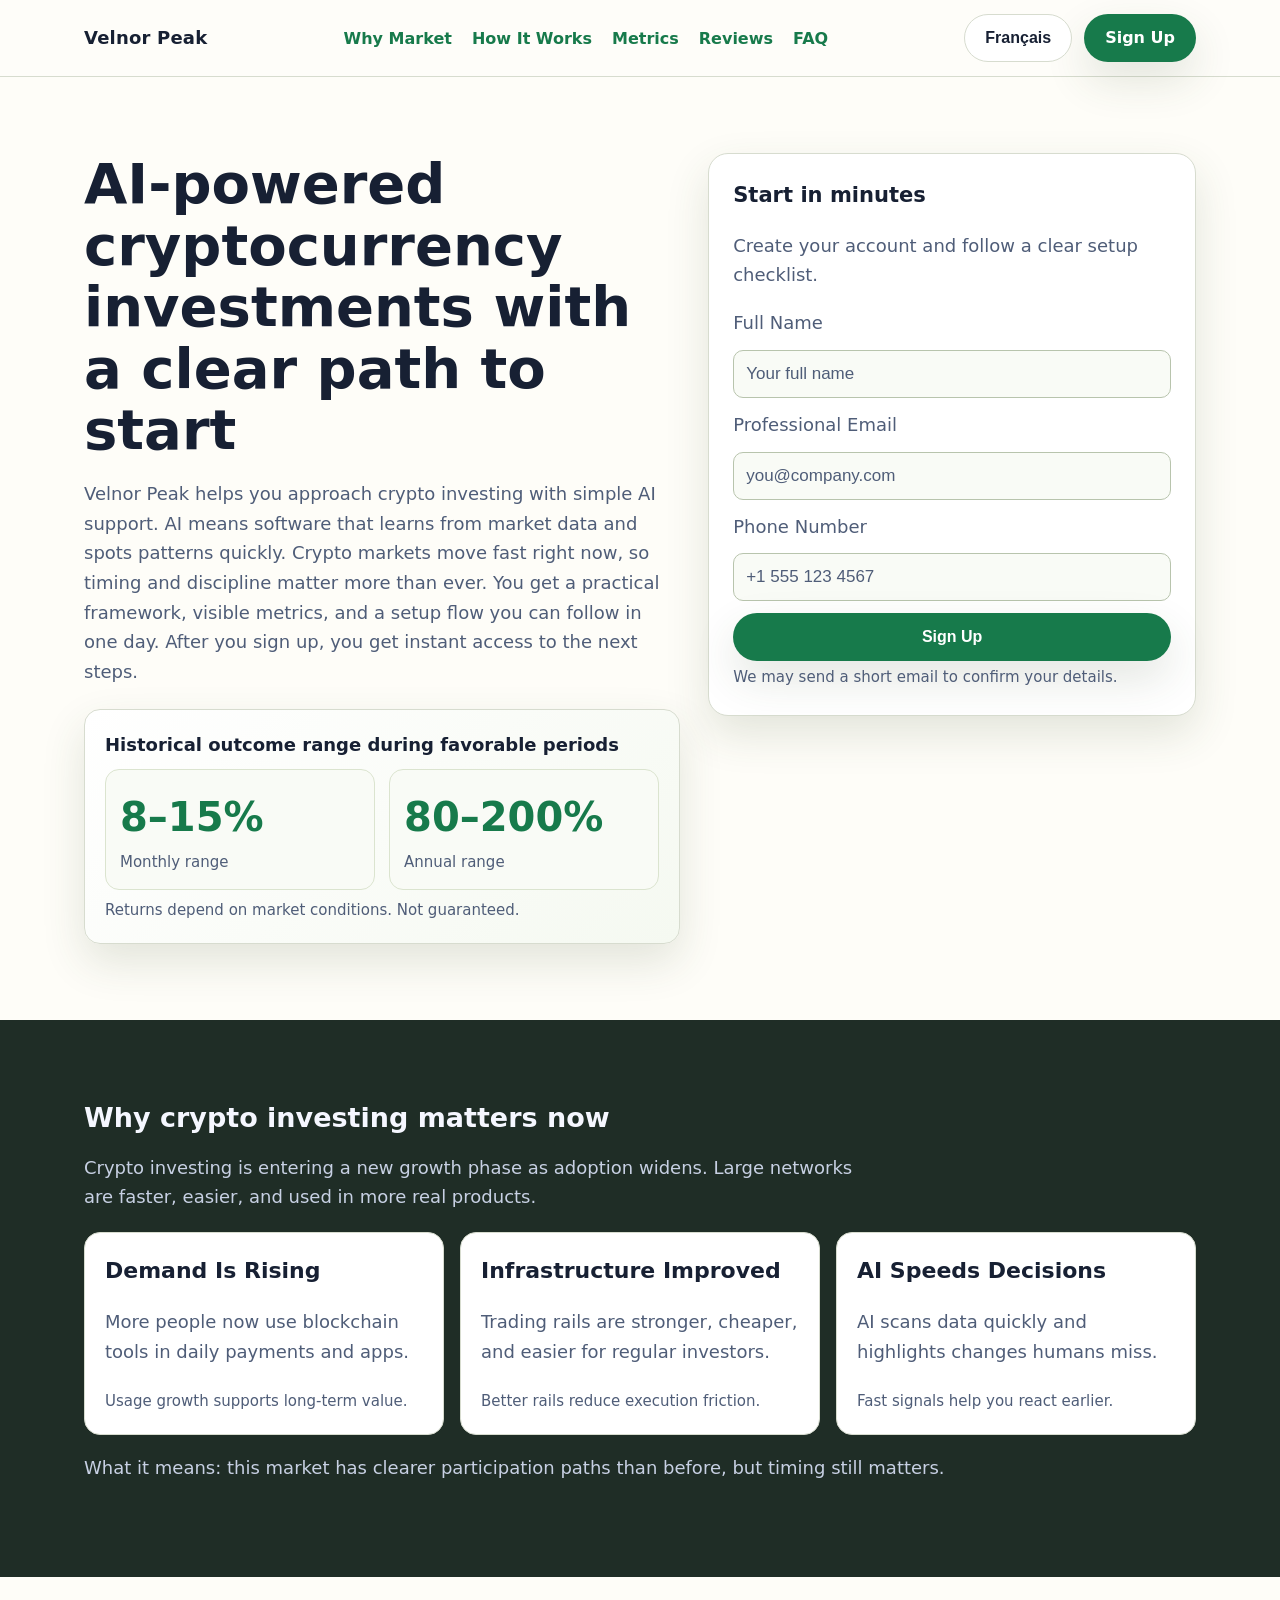
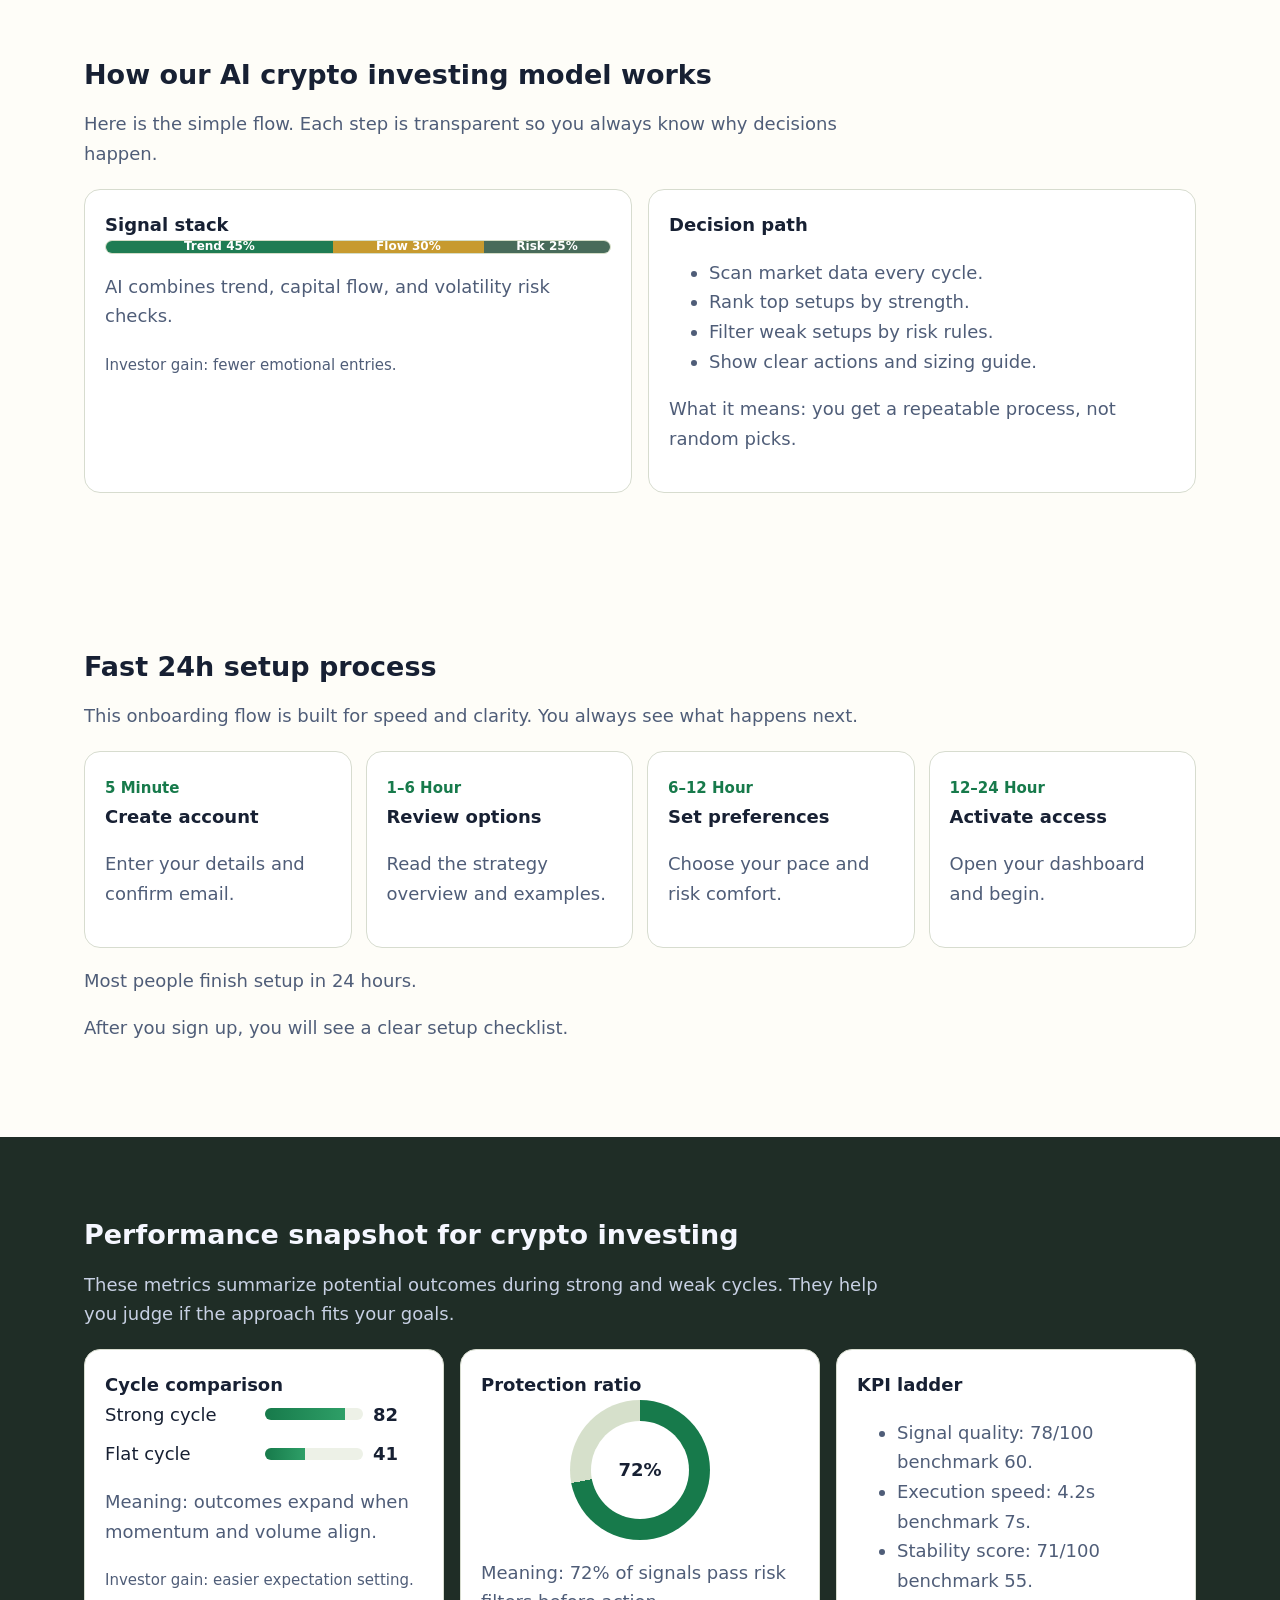
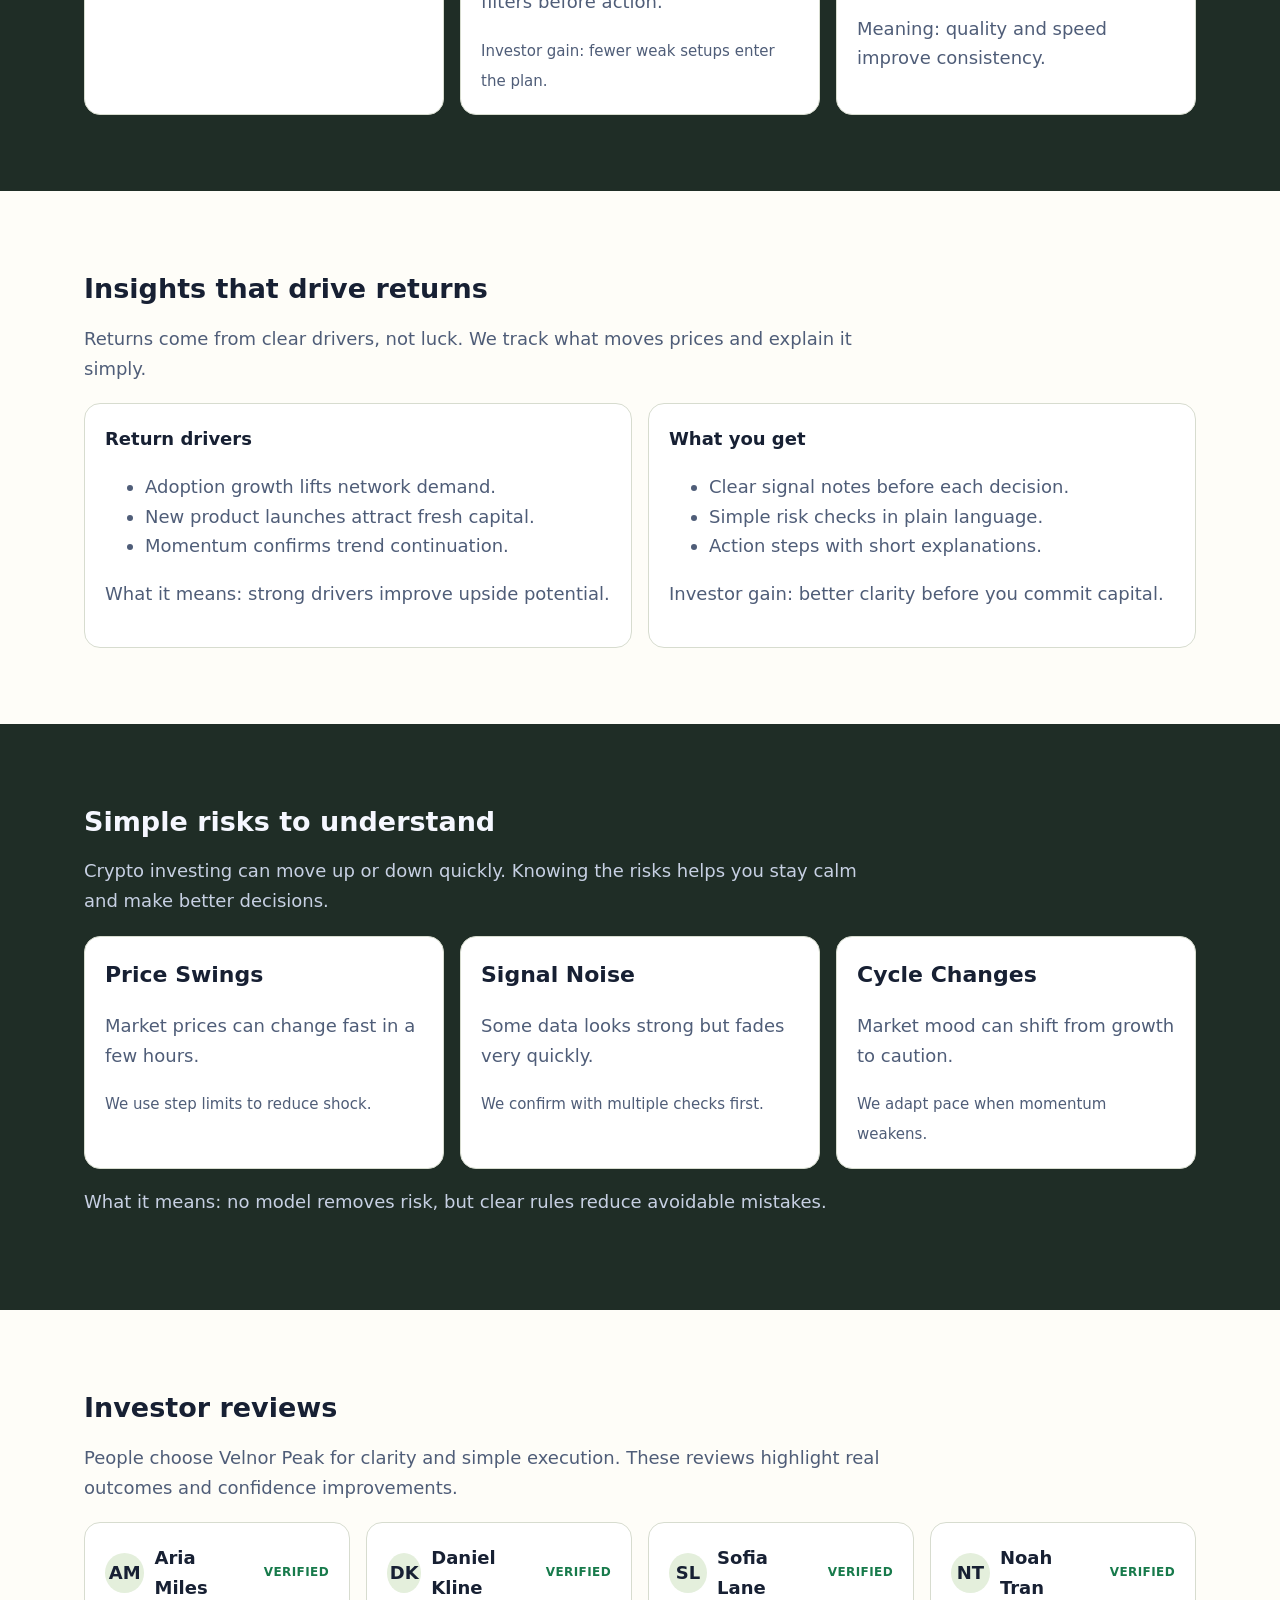
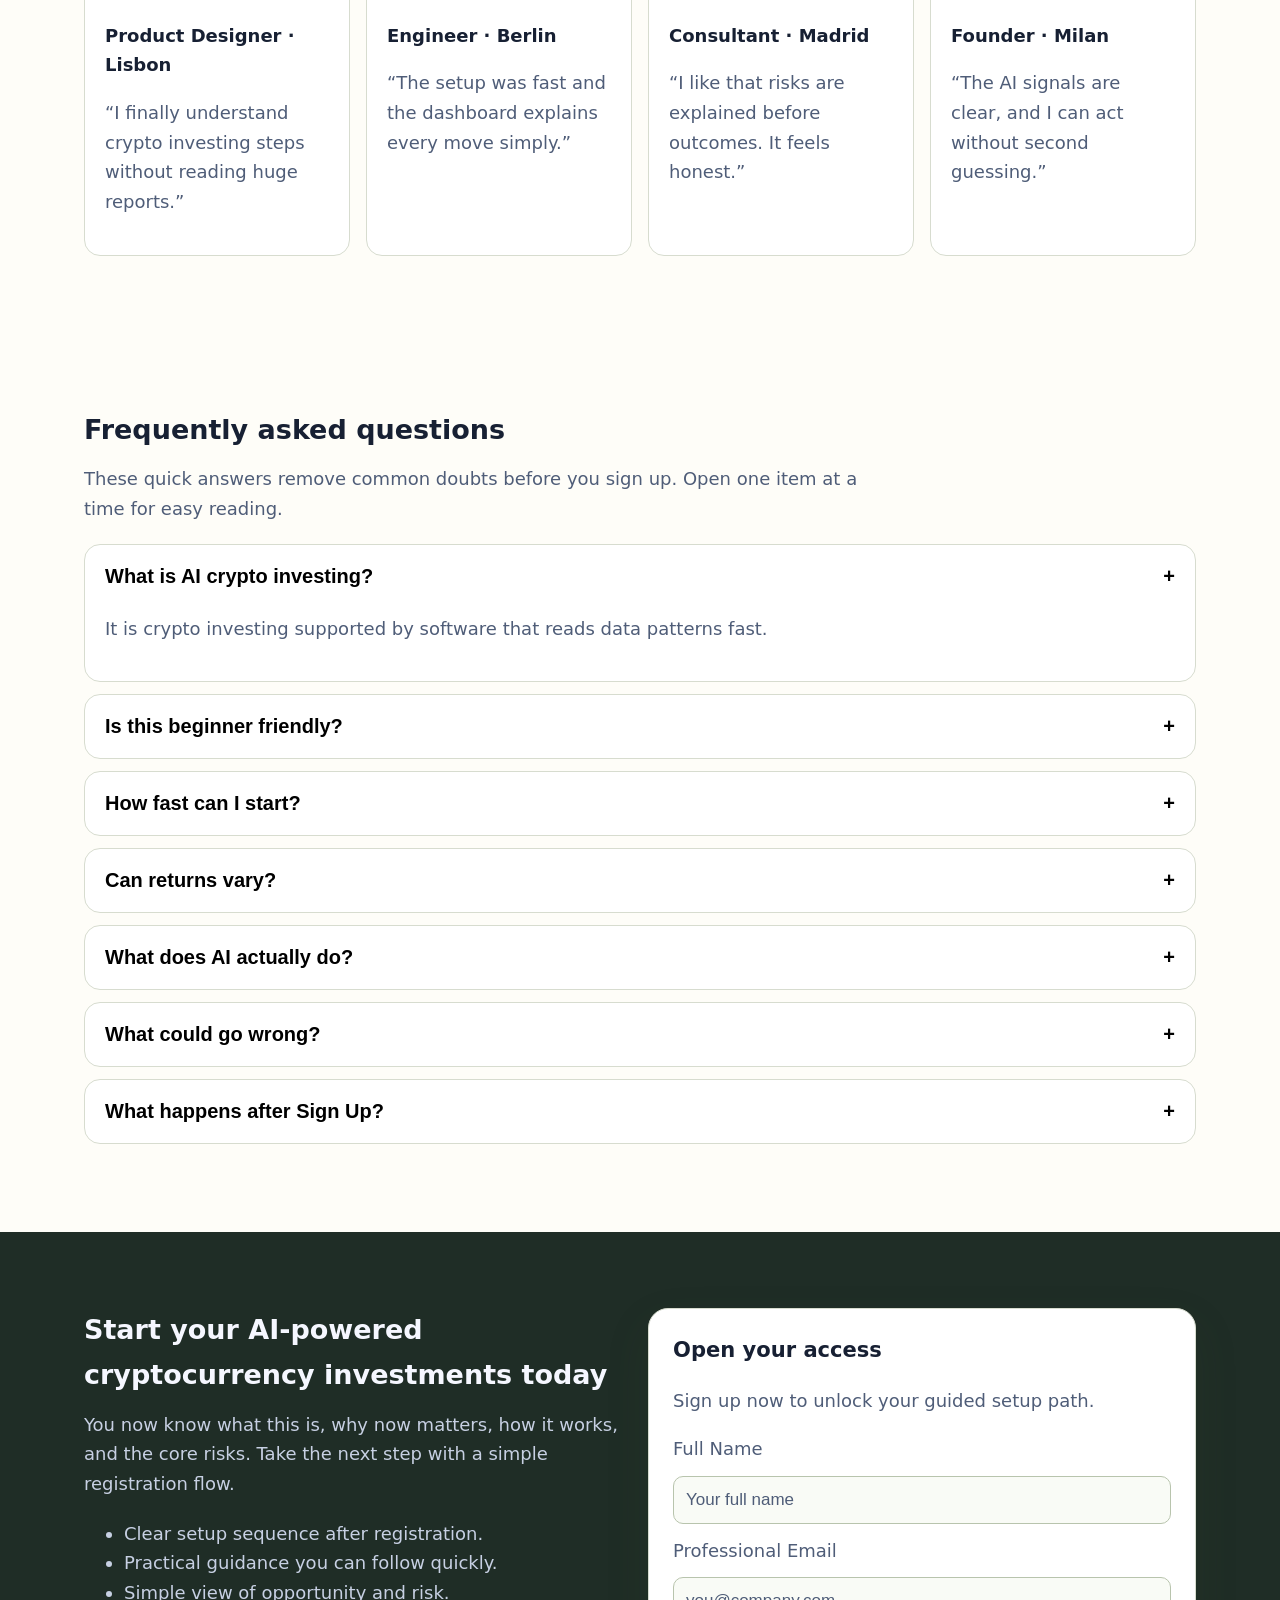
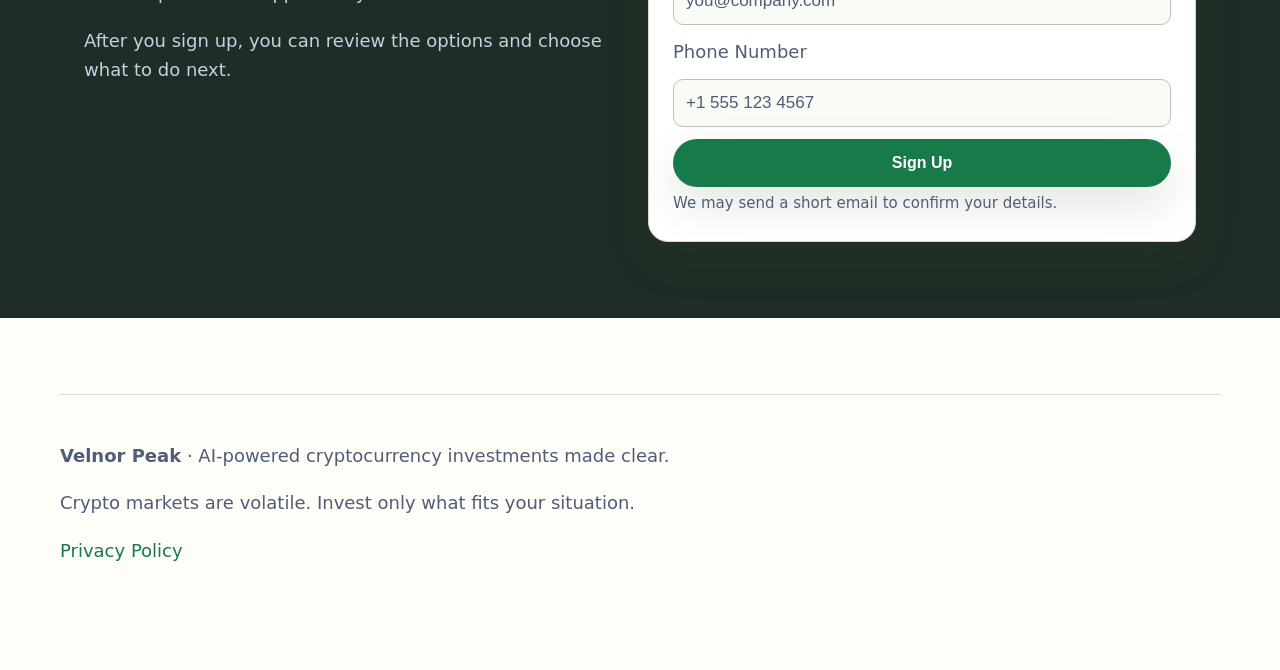
<file: fr/index.html>
<!doctype html>
<html lang="en">
<head>
<meta charset="UTF-8">
<meta name="viewport" content="width=device-width, initial-scale=1.0">
<title>Français | Velnor Peak AI Crypto Investing Platform</title>
<meta name="description" content="Français page for Velnor Peak. Learn AI-powered crypto investing with clear steps, simple risks, and a fast sign-up process.">
<link rel="canonical" href="https://velnorpeak.com/../fr/index.html">
<link rel="alternate" hreflang="en" href="https://velnorpeak.com/index.html">
<link rel="alternate" hreflang="de" href="https://velnorpeak.com/de/index.html">
<link rel="alternate" hreflang="fr" href="https://velnorpeak.com/fr/index.html">
<link rel="alternate" hreflang="es" href="https://velnorpeak.com/es/index.html">
<link rel="alternate" hreflang="it" href="https://velnorpeak.com/it/index.html">
<link rel="alternate" hreflang="tr" href="https://velnorpeak.com/tr/index.html">
<link rel="alternate" hreflang="pt" href="https://velnorpeak.com/pt/index.html">
<link rel="alternate" hreflang="ja" href="https://velnorpeak.com/jp/index.html">
<link rel="alternate" hreflang="sk" href="https://velnorpeak.com/sk/index.html">
<link rel="alternate" hreflang="nl-BE" href="https://velnorpeak.com/be/index.html">
<link rel="alternate" hreflang="x-default" href="https://velnorpeak.com/index.html">
<meta property="og:title" content="Velnor Peak | AI-Powered Cryptocurrency Investments">
<meta property="og:description" content="A clear way to start crypto investing with AI support and transparent steps.">
<meta property="og:type" content="website">
<meta property="og:url" content="https://velnorpeak.com/../fr/index.html">
<meta name="twitter:card" content="summary_large_image">
<meta name="twitter:title" content="Velnor Peak | AI-Powered Cryptocurrency Investments">
<meta name="twitter:description" content="Simple AI crypto investing. See how it works before you sign up.">
<link rel="stylesheet" href="../assets/style.css">
<script defer src="../assets/app.js"></script>
</head>
<body>
<header>
  <div class="container topbar">
    <div class="brand">Velnor Peak</div>
    <nav aria-label="Primary">
      <ul>
        <li><a class="nav-link" href="#market">Why Market</a></li>
        <li><a class="nav-link" href="#model">How It Works</a></li>
        <li><a class="nav-link" href="#metrics">Metrics</a></li>
        <li><a class="nav-link" href="#reviews">Reviews</a></li>
        <li><a class="nav-link" href="#faq">FAQ</a></li>
      </ul>
    </nav>
    <div class="header-right">
      <div class="lang-switcher" data-lang-switch>
        <button class="lang-toggle" aria-label="Language menu">Français</button>
        <div class="lang-menu"><a href="../index.html"><svg class="flag" viewBox="0 0 24 24" aria-hidden="true"><rect width="24" height="24" rx="4" fill="#e8efe0"></rect><text x="12" y="15" text-anchor="middle" font-size="8" fill="#172033" font-family="Arial">GB</text></svg><span>English</span></a>
<a href="../de/index.html"><svg class="flag" viewBox="0 0 24 24" aria-hidden="true"><rect width="24" height="24" rx="4" fill="#e8efe0"></rect><text x="12" y="15" text-anchor="middle" font-size="8" fill="#172033" font-family="Arial">DE</text></svg><span>Deutsch</span></a>
<a href="../fr/index.html"><svg class="flag" viewBox="0 0 24 24" aria-hidden="true"><rect width="24" height="24" rx="4" fill="#e8efe0"></rect><text x="12" y="15" text-anchor="middle" font-size="8" fill="#172033" font-family="Arial">FR</text></svg><span>Français</span></a>
<a href="../es/index.html"><svg class="flag" viewBox="0 0 24 24" aria-hidden="true"><rect width="24" height="24" rx="4" fill="#e8efe0"></rect><text x="12" y="15" text-anchor="middle" font-size="8" fill="#172033" font-family="Arial">ES</text></svg><span>Español</span></a>
<a href="../it/index.html"><svg class="flag" viewBox="0 0 24 24" aria-hidden="true"><rect width="24" height="24" rx="4" fill="#e8efe0"></rect><text x="12" y="15" text-anchor="middle" font-size="8" fill="#172033" font-family="Arial">IT</text></svg><span>Italiano</span></a>
<a href="../tr/index.html"><svg class="flag" viewBox="0 0 24 24" aria-hidden="true"><rect width="24" height="24" rx="4" fill="#e8efe0"></rect><text x="12" y="15" text-anchor="middle" font-size="8" fill="#172033" font-family="Arial">TR</text></svg><span>Türkçe</span></a>
<a href="../pt/index.html"><svg class="flag" viewBox="0 0 24 24" aria-hidden="true"><rect width="24" height="24" rx="4" fill="#e8efe0"></rect><text x="12" y="15" text-anchor="middle" font-size="8" fill="#172033" font-family="Arial">PT</text></svg><span>Português</span></a>
<a href="../jp/index.html"><svg class="flag" viewBox="0 0 24 24" aria-hidden="true"><rect width="24" height="24" rx="4" fill="#e8efe0"></rect><text x="12" y="15" text-anchor="middle" font-size="8" fill="#172033" font-family="Arial">JP</text></svg><span>日本語</span></a>
<a href="../sk/index.html"><svg class="flag" viewBox="0 0 24 24" aria-hidden="true"><rect width="24" height="24" rx="4" fill="#e8efe0"></rect><text x="12" y="15" text-anchor="middle" font-size="8" fill="#172033" font-family="Arial">SK</text></svg><span>Slovak</span></a>
<a href="../be/index.html"><svg class="flag" viewBox="0 0 24 24" aria-hidden="true"><rect width="24" height="24" rx="4" fill="#e8efe0"></rect><text x="12" y="15" text-anchor="middle" font-size="8" fill="#172033" font-family="Arial">BE</text></svg><span>Nederlands (BE)</span></a></div>
      </div>
      <a href="#signup-final" class="btn">Sign Up</a>
      <button id="burgerBtn" class="burger" aria-label="Open menu">☰</button>
    </div>
  </div>
</header>

<div id="drawerBackdrop" class="drawer-backdrop"></div>
<aside id="drawer" class="drawer" aria-label="Mobile navigation">
  <button id="drawerClose" class="icon-btn" aria-label="Close menu">✕</button>
  <nav>
    <ul>
      <li><a class="nav-link" href="#market">Why Market</a></li>
      <li><a class="nav-link" href="#model">How It Works</a></li>
      <li><a class="nav-link" href="#metrics">Metrics</a></li>
      <li><a class="nav-link" href="#reviews">Reviews</a></li>
      <li><a class="nav-link" href="#faq">FAQ</a></li>
    </ul>
  </nav>
  <div class="lang-switcher" data-lang-switch>
    <button class="lang-toggle" aria-label="Language menu">Français</button>
    <div class="lang-menu"><a href="../index.html"><svg class="flag" viewBox="0 0 24 24" aria-hidden="true"><rect width="24" height="24" rx="4" fill="#e8efe0"></rect><text x="12" y="15" text-anchor="middle" font-size="8" fill="#172033" font-family="Arial">GB</text></svg><span>English</span></a>
<a href="../de/index.html"><svg class="flag" viewBox="0 0 24 24" aria-hidden="true"><rect width="24" height="24" rx="4" fill="#e8efe0"></rect><text x="12" y="15" text-anchor="middle" font-size="8" fill="#172033" font-family="Arial">DE</text></svg><span>Deutsch</span></a>
<a href="../fr/index.html"><svg class="flag" viewBox="0 0 24 24" aria-hidden="true"><rect width="24" height="24" rx="4" fill="#e8efe0"></rect><text x="12" y="15" text-anchor="middle" font-size="8" fill="#172033" font-family="Arial">FR</text></svg><span>Français</span></a>
<a href="../es/index.html"><svg class="flag" viewBox="0 0 24 24" aria-hidden="true"><rect width="24" height="24" rx="4" fill="#e8efe0"></rect><text x="12" y="15" text-anchor="middle" font-size="8" fill="#172033" font-family="Arial">ES</text></svg><span>Español</span></a>
<a href="../it/index.html"><svg class="flag" viewBox="0 0 24 24" aria-hidden="true"><rect width="24" height="24" rx="4" fill="#e8efe0"></rect><text x="12" y="15" text-anchor="middle" font-size="8" fill="#172033" font-family="Arial">IT</text></svg><span>Italiano</span></a>
<a href="../tr/index.html"><svg class="flag" viewBox="0 0 24 24" aria-hidden="true"><rect width="24" height="24" rx="4" fill="#e8efe0"></rect><text x="12" y="15" text-anchor="middle" font-size="8" fill="#172033" font-family="Arial">TR</text></svg><span>Türkçe</span></a>
<a href="../pt/index.html"><svg class="flag" viewBox="0 0 24 24" aria-hidden="true"><rect width="24" height="24" rx="4" fill="#e8efe0"></rect><text x="12" y="15" text-anchor="middle" font-size="8" fill="#172033" font-family="Arial">PT</text></svg><span>Português</span></a>
<a href="../jp/index.html"><svg class="flag" viewBox="0 0 24 24" aria-hidden="true"><rect width="24" height="24" rx="4" fill="#e8efe0"></rect><text x="12" y="15" text-anchor="middle" font-size="8" fill="#172033" font-family="Arial">JP</text></svg><span>日本語</span></a>
<a href="../sk/index.html"><svg class="flag" viewBox="0 0 24 24" aria-hidden="true"><rect width="24" height="24" rx="4" fill="#e8efe0"></rect><text x="12" y="15" text-anchor="middle" font-size="8" fill="#172033" font-family="Arial">SK</text></svg><span>Slovak</span></a>
<a href="../be/index.html"><svg class="flag" viewBox="0 0 24 24" aria-hidden="true"><rect width="24" height="24" rx="4" fill="#e8efe0"></rect><text x="12" y="15" text-anchor="middle" font-size="8" fill="#172033" font-family="Arial">BE</text></svg><span>Nederlands (BE)</span></a></div>
  </div>
  <a href="#signup-final" class="btn">Sign Up</a>
</aside>

<main>
<section class="section light hero" id="hero">
  <div class="container hero-grid">
    <div>
      <h1>AI-powered cryptocurrency investments with a clear path to start</h1>
      <p class="lead">Velnor Peak helps you approach crypto investing with simple AI support. AI means software that learns from market data and spots patterns quickly. Crypto markets move fast right now, so timing and discipline matter more than ever. You get a practical framework, visible metrics, and a setup flow you can follow in one day. After you sign up, you get instant access to the next steps.</p>
      <div class="performance-panel hero-panel visual-card">
        <div class="performance-title">Historical outcome range during favorable periods</div>
        <div class="performance-split">
          <div class="range-box">
            <div class="range-value">8–15%</div>
            <div class="range-label">Monthly range</div>
          </div>
          <div class="range-box">
            <div class="range-value">80–200%</div>
            <div class="range-label">Annual range</div>
          </div>
        </div>
        <div class="disclaimer">Returns depend on market conditions. Not guaranteed.</div>
      </div>
    </div>
    <div class="form-card">
      <h3 class="form-title">Start in minutes</h3>
      <p class="form-sub">Create your account and follow a clear setup checklist.</p>
      <form>
        <label for="name1">Full Name</label>
        <input id="name1" name="name" placeholder="Your full name" required>
        <label for="email1">Professional Email</label>
        <input id="email1" name="email" type="email" placeholder="you@company.com" required>
        <label for="phone1">Phone Number</label>
        <input id="phone1" name="phone" type="tel" placeholder="+1 555 123 4567" required>
        <button class="btn" type="submit">Sign Up</button>
      </form>
      <small>We may send a short email to confirm your details.</small>
    </div>
  </div>
</section>

<section class="section dark" id="market">
  <div class="container">
    <h2>Why crypto investing matters now</h2>
    <p class="intro">Crypto investing is entering a new growth phase as adoption widens. Large networks are faster, easier, and used in more real products.</p>
    <div class="grid-3">
      <article class="card"><h3>Demand Is Rising</h3><p>More people now use blockchain tools in daily payments and apps.</p><small class="muted">Usage growth supports long-term value.</small></article>
      <article class="card"><h3>Infrastructure Improved</h3><p>Trading rails are stronger, cheaper, and easier for regular investors.</p><small class="muted">Better rails reduce execution friction.</small></article>
      <article class="card"><h3>AI Speeds Decisions</h3><p>AI scans data quickly and highlights changes humans miss.</p><small class="muted">Fast signals help you react earlier.</small></article>
    </div>
    <p>What it means: this market has clearer participation paths than before, but timing still matters.</p>
  </div>
</section>

<section class="section light" id="model">
  <div class="container">
    <h2>How our AI crypto investing model works</h2>
    <p class="intro">Here is the simple flow. Each step is transparent so you always know why decisions happen.</p>
    <div class="grid-2">
      <article class="visual-card card">
        <h4>Signal stack</h4>
        <div class="bar"><div class="seg a" style="width:45%">Trend 45%</div><div class="seg b" style="width:30%">Flow 30%</div><div class="seg c" style="width:25%">Risk 25%</div></div>
        <p>AI combines trend, capital flow, and volatility risk checks.</p>
        <small>Investor gain: fewer emotional entries.</small>
      </article>
      <article class="visual-card card">
        <h4>Decision path</h4>
        <ul>
          <li>Scan market data every cycle.</li>
          <li>Rank top setups by strength.</li>
          <li>Filter weak setups by risk rules.</li>
          <li>Show clear actions and sizing guide.</li>
        </ul>
        <p>What it means: you get a repeatable process, not random picks.</p>
      </article>
    </div>
  </div>
</section>

<section class="section light" id="process">
  <div class="container">
    <h2>Fast 24h setup process</h2>
    <p class="intro">This onboarding flow is built for speed and clarity. You always see what happens next.</p>
    <div class="process-row">
      <article class="process-card card"><span class="time">5 Minute</span><h4>Create account</h4><p>Enter your details and confirm email.</p></article>
      <article class="process-card card"><span class="time">1–6 Hour</span><h4>Review options</h4><p>Read the strategy overview and examples.</p></article>
      <article class="process-card card"><span class="time">6–12 Hour</span><h4>Set preferences</h4><p>Choose your pace and risk comfort.</p></article>
      <article class="process-card card"><span class="time">12–24 Hour</span><h4>Activate access</h4><p>Open your dashboard and begin.</p></article>
    </div>
    <p>Most people finish setup in 24 hours.</p>
    <p>After you sign up, you will see a clear setup checklist.</p>
  </div>
</section>

<section class="section dark" id="metrics">
  <div class="container">
    <h2>Performance snapshot for crypto investing</h2>
    <p class="intro">These metrics summarize potential outcomes during strong and weak cycles. They help you judge if the approach fits your goals.</p>
    <div class="grid-3">
      <article class="metric-card card">
        <h4>Cycle comparison</h4>
        <div class="dual-bars">
          <div class="dual"><span>Strong cycle</span><div class="track"><div class="fill" style="width:82%"></div></div><b>82</b></div>
          <div class="dual"><span>Flat cycle</span><div class="track"><div class="fill" style="width:41%"></div></div><b>41</b></div>
        </div>
        <p>Meaning: outcomes expand when momentum and volume align.</p>
        <small>Investor gain: easier expectation setting.</small>
      </article>
      <article class="metric-card card">
        <h4>Protection ratio</h4>
        <div class="ring" aria-hidden="true"></div>
        <p>Meaning: 72% of signals pass risk filters before action.</p>
        <small>Investor gain: fewer weak setups enter the plan.</small>
      </article>
      <article class="metric-card card">
        <h4>KPI ladder</h4>
        <ul>
          <li>Signal quality: 78/100 benchmark 60.</li>
          <li>Execution speed: 4.2s benchmark 7s.</li>
          <li>Stability score: 71/100 benchmark 55.</li>
        </ul>
        <p>Meaning: quality and speed improve consistency.</p>
      </article>
    </div>
  </div>
</section>

<section class="section light" id="insights">
  <div class="container">
    <h2>Insights that drive returns</h2>
    <p class="intro">Returns come from clear drivers, not luck. We track what moves prices and explain it simply.</p>
    <div class="grid-2">
      <article class="card visual-card">
        <h4>Return drivers</h4>
        <ul>
          <li>Adoption growth lifts network demand.</li>
          <li>New product launches attract fresh capital.</li>
          <li>Momentum confirms trend continuation.</li>
        </ul>
        <p>What it means: strong drivers improve upside potential.</p>
      </article>
      <article class="card">
        <h4>What you get</h4>
        <ul>
          <li>Clear signal notes before each decision.</li>
          <li>Simple risk checks in plain language.</li>
          <li>Action steps with short explanations.</li>
        </ul>
        <p>Investor gain: better clarity before you commit capital.</p>
      </article>
    </div>
  </div>
</section>

<section class="section dark" id="risk">
  <div class="container">
    <h2>Simple risks to understand</h2>
    <p class="intro">Crypto investing can move up or down quickly. Knowing the risks helps you stay calm and make better decisions.</p>
    <div class="grid-3">
      <article class="card"><h3>Price Swings</h3><p>Market prices can change fast in a few hours.</p><small>We use step limits to reduce shock.</small></article>
      <article class="card"><h3>Signal Noise</h3><p>Some data looks strong but fades very quickly.</p><small>We confirm with multiple checks first.</small></article>
      <article class="card"><h3>Cycle Changes</h3><p>Market mood can shift from growth to caution.</p><small>We adapt pace when momentum weakens.</small></article>
    </div>
    <p>What it means: no model removes risk, but clear rules reduce avoidable mistakes.</p>
  </div>
</section>

<section class="section light" id="reviews">
  <div class="container">
    <h2>Investor reviews</h2>
    <p class="intro">People choose Velnor Peak for clarity and simple execution. These reviews highlight real outcomes and confidence improvements.</p>
    <div class="grid-4">
      <article class="review-card card"><div class="reviewer"><div class="avatar">AM</div><strong>Aria Miles</strong><span class="verified">VERIFIED</span></div><p><strong>Product Designer · Lisbon</strong></p><p>“I finally understand crypto investing steps without reading huge reports.”</p></article>
      <article class="review-card card"><div class="reviewer"><div class="avatar">DK</div><strong>Daniel Kline</strong><span class="verified">VERIFIED</span></div><p><strong>Engineer · Berlin</strong></p><p>“The setup was fast and the dashboard explains every move simply.”</p></article>
      <article class="review-card card"><div class="reviewer"><div class="avatar">SL</div><strong>Sofia Lane</strong><span class="verified">VERIFIED</span></div><p><strong>Consultant · Madrid</strong></p><p>“I like that risks are explained before outcomes. It feels honest.”</p></article>
      <article class="review-card card"><div class="reviewer"><div class="avatar">NT</div><strong>Noah Tran</strong><span class="verified">VERIFIED</span></div><p><strong>Founder · Milan</strong></p><p>“The AI signals are clear, and I can act without second guessing.”</p></article>
    </div>
  </div>
</section>

<section class="section light" id="faq">
  <div class="container">
    <h2>Frequently asked questions</h2>
    <p class="intro">These quick answers remove common doubts before you sign up. Open one item at a time for easy reading.</p>
    <div>
      <article class="faq-item card open"><button class="faq-q">What is AI crypto investing?<span>+</span></button><div class="faq-a"><p>It is crypto investing supported by software that reads data patterns fast.</p></div></article>
      <article class="faq-item card"><button class="faq-q">Is this beginner friendly?<span>+</span></button><div class="faq-a"><p>Yes. Every step uses plain language and simple examples.</p></div></article>
      <article class="faq-item card"><button class="faq-q">How fast can I start?<span>+</span></button><div class="faq-a"><p>Most users complete setup the same day with the checklist flow.</p></div></article>
      <article class="faq-item card"><button class="faq-q">Can returns vary?<span>+</span></button><div class="faq-a"><p>Yes. Returns change with market conditions and are never guaranteed.</p></div></article>
      <article class="faq-item card"><button class="faq-q">What does AI actually do?<span>+</span></button><div class="faq-a"><p>AI ranks market setups and flags weaker ones before actions.</p></div></article>
      <article class="faq-item card"><button class="faq-q">What could go wrong?<span>+</span></button><div class="faq-a"><p>Prices may drop quickly. Clear risk limits help reduce bigger mistakes.</p></div></article>
      <article class="faq-item card"><button class="faq-q">What happens after Sign Up?<span>+</span></button><div class="faq-a"><p>After you sign up, you can review the options and choose what to do next.</p></div></article>
    </div>
  </div>
</section>

<section class="section dark" id="signup-final">
  <div class="container grid-2">
    <div>
      <h2>Start your AI-powered cryptocurrency investments today</h2>
      <p class="intro">You now know what this is, why now matters, how it works, and the core risks. Take the next step with a simple registration flow.</p>
      <ul>
        <li>Clear setup sequence after registration.</li>
        <li>Practical guidance you can follow quickly.</li>
        <li>Simple view of opportunity and risk.</li>
      </ul>
      <p>After you sign up, you can review the options and choose what to do next.</p>
    </div>
    <div class="form-card">
      <h3>Open your access</h3>
      <p>Sign up now to unlock your guided setup path.</p>
      <form>
        <label for="name2">Full Name</label>
        <input id="name2" name="name" placeholder="Your full name" required>
        <label for="email2">Professional Email</label>
        <input id="email2" name="email" type="email" placeholder="you@company.com" required>
        <label for="phone2">Phone Number</label>
        <input id="phone2" name="phone" type="tel" placeholder="+1 555 123 4567" required>
        <button class="btn" type="submit">Sign Up</button>
      </form>
      <small>We may send a short email to confirm your details.</small>
    </div>
  </div>
</section>
</main>

<footer class="section light">
  <div class="container footer-panel">
    <p><strong>Velnor Peak</strong> · AI-powered cryptocurrency investments made clear.</p>
    <p>Crypto markets are volatile. Invest only what fits your situation.</p>
    <a href="#" data-open-privacy>Privacy Policy</a>
  </div>
</footer>

<div class="modal" id="privacyModal" aria-modal="true" role="dialog">
  <div class="modal-card">
    <div class="modal-top">
      <h3>Privacy Policy</h3>
      <button class="icon-btn" data-close-privacy aria-label="Close privacy modal">✕</button>
    </div>
    <p><strong>Introduction:</strong> We explain clearly how data is used.</p>
    <p><strong>Data collection:</strong> We collect name, email, phone, and technical usage data.</p>
    <p><strong>Legal basis:</strong> We process data to provide requested services and support.</p>
    <p><strong>Cookies:</strong> Cookies help keep sessions secure and improve user experience.</p>
    <p><strong>Retention:</strong> We keep records only as long as necessary for service operations.</p>
    <p><strong>Third-party sharing:</strong> Trusted providers help with hosting, analytics, and email delivery.</p>
    <p><strong>Security:</strong> We use access controls, encryption, and monitoring where possible.</p>
    <p><strong>User rights:</strong> You may request access, correction, deletion, or export of your data.</p>
    <p><strong>International transfers:</strong> Data may be processed in different countries with safeguards.</p>
    <p><strong>Industry risk disclosure:</strong> Investing includes risk, including partial or total loss.</p>
    <p><strong>Contact:</strong> privacy@velnorpeak.com</p>
    <div class="modal-footer"><button class="icon-btn" data-close-privacy>Close</button></div>
  </div>
</div>

<script type="application/ld+json">{"@context":"https://schema.org","@type":"Organization","name":"Velnor Peak","url":"https://velnorpeak.com"}</script>
<script type="application/ld+json">{"@context":"https://schema.org","@type":"WebSite","name":"Velnor Peak","url":"https://velnorpeak.com"}</script>
<script type="application/ld+json">{"@context":"https://schema.org","@type":"FAQPage","mainEntity":[{"@type":"Question","name":"What is AI crypto investing?","acceptedAnswer":{"@type":"Answer","text":"It is crypto investing supported by software that reads data patterns quickly."}},{"@type":"Question","name":"How fast can I start?","acceptedAnswer":{"@type":"Answer","text":"Most users complete setup in 24 hours using a clear checklist."}}]}</script>
<script type="application/ld+json">{"@context":"https://schema.org","@type":"Review","itemReviewed":{"@type":"Service","name":"Velnor Peak"},"author":{"@type":"Person","name":"Aria Miles"},"reviewBody":"I finally understand crypto investing steps without reading huge reports."}</script>
</body>
</html>
</file>
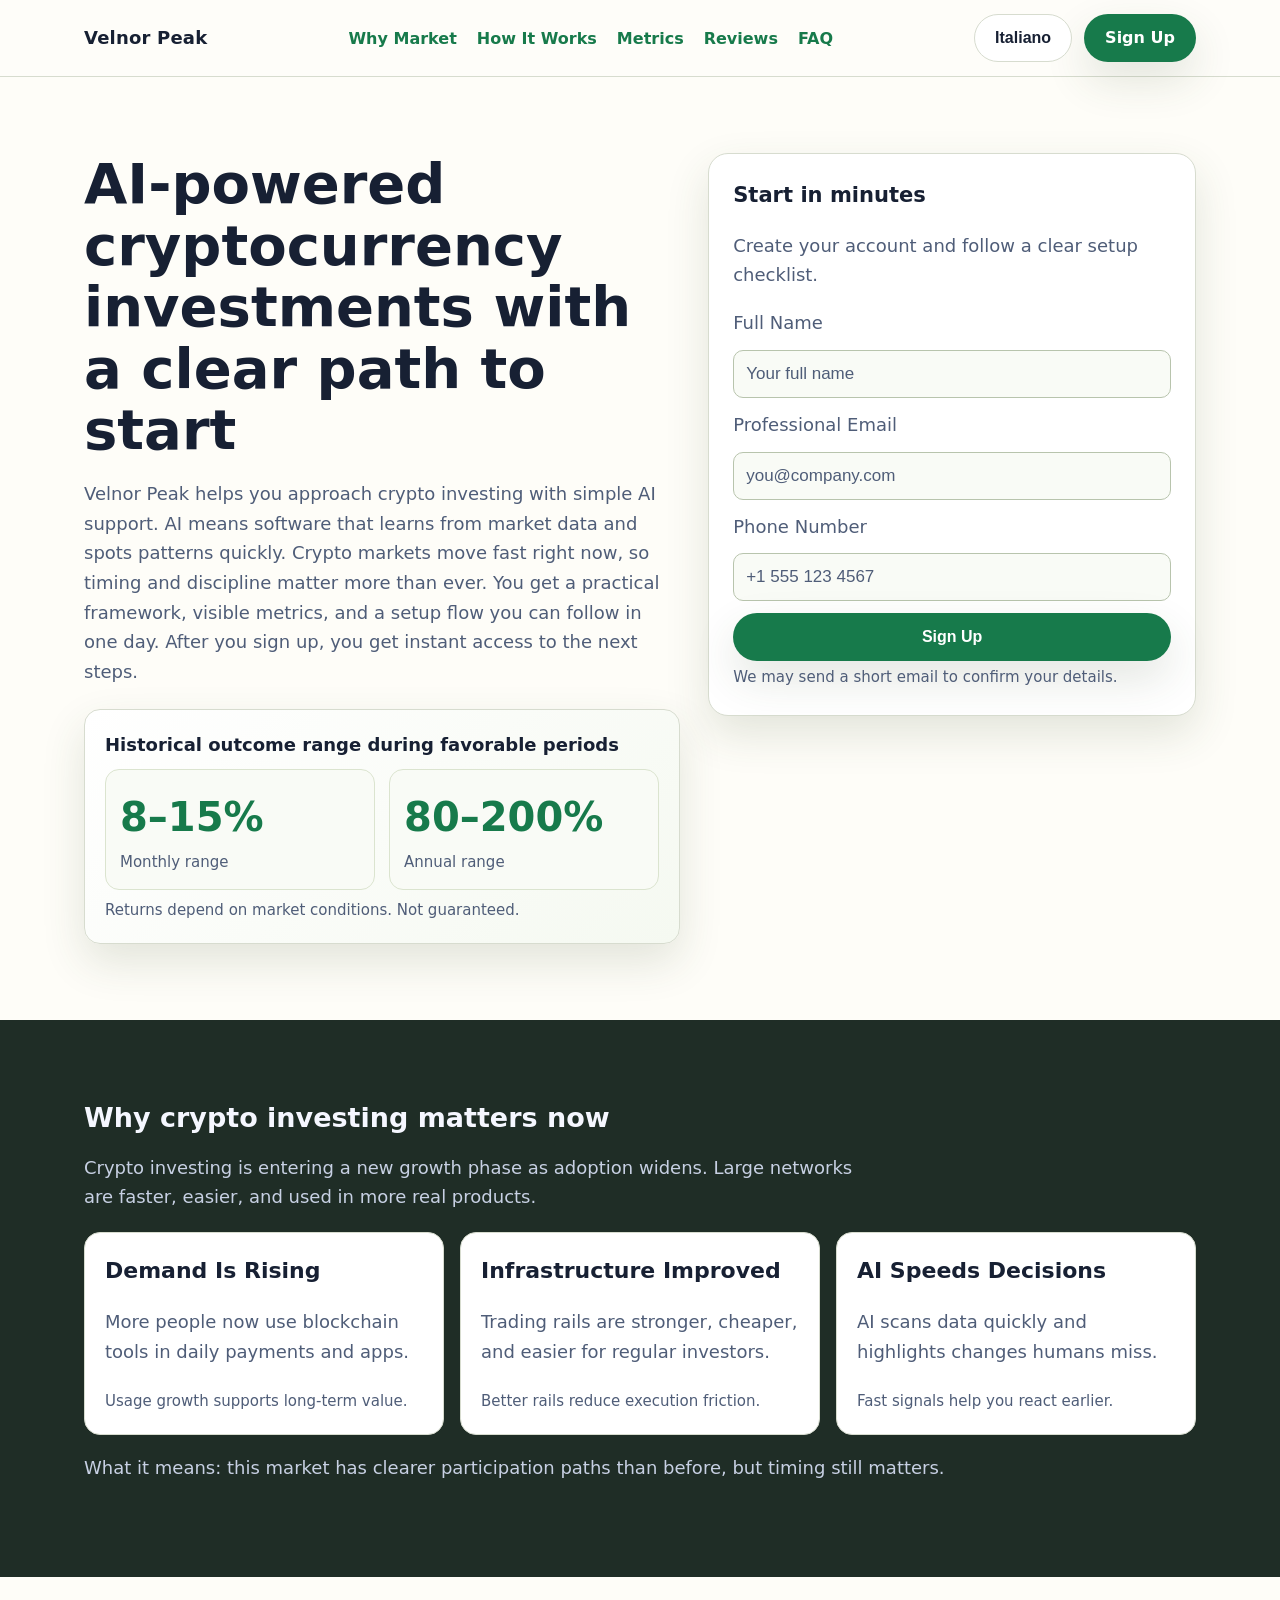
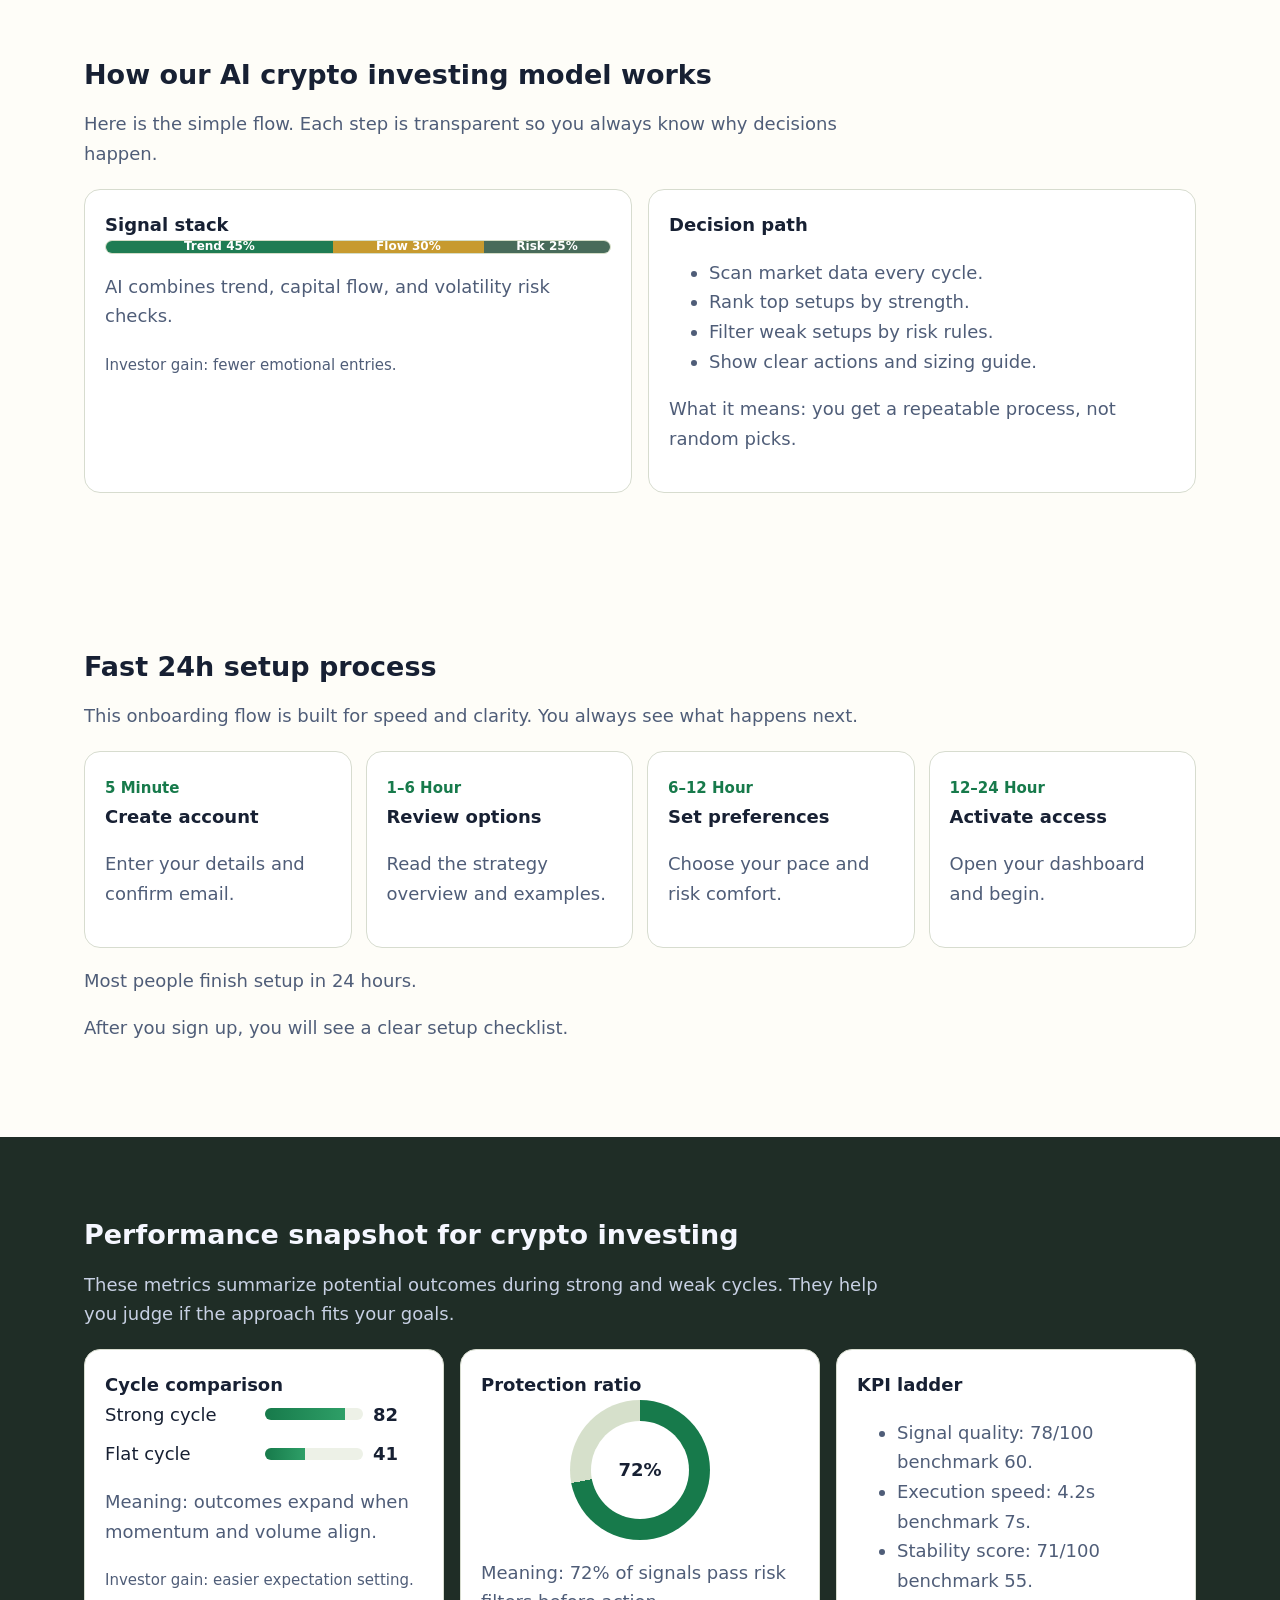
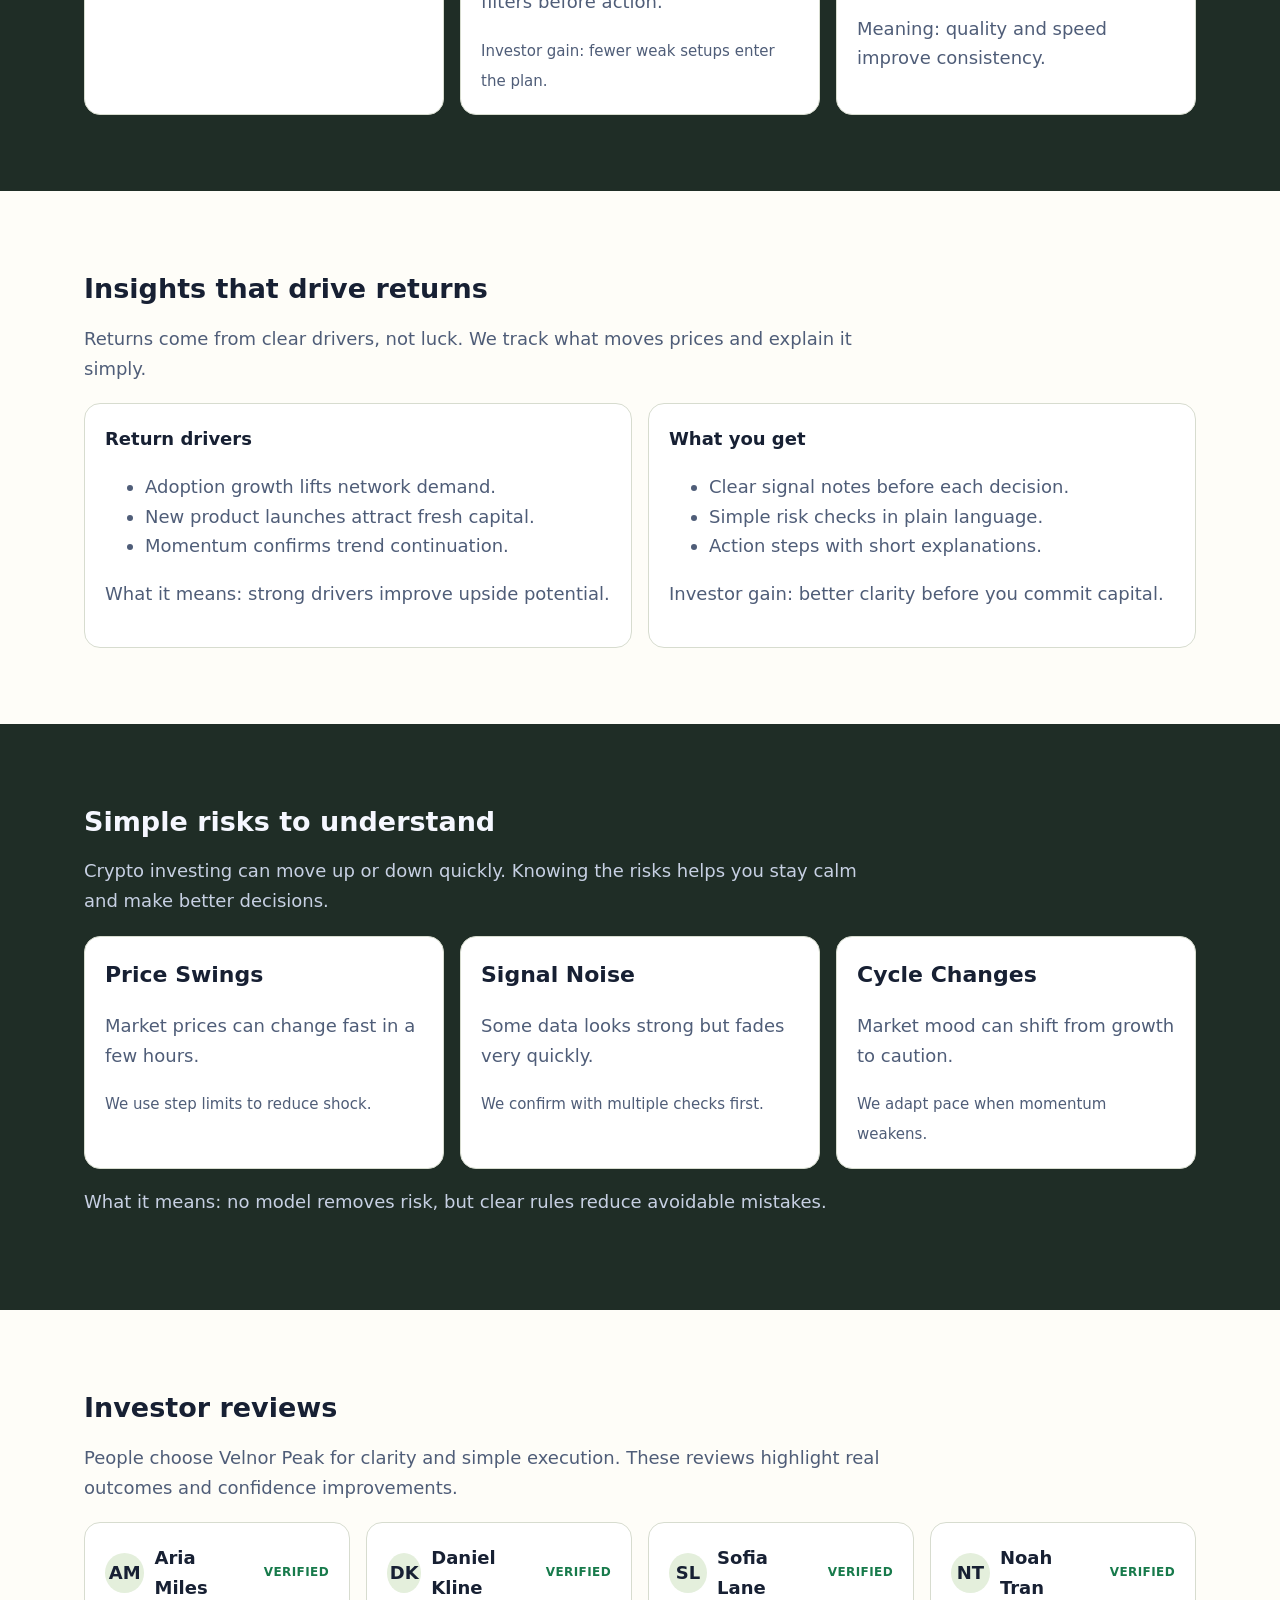
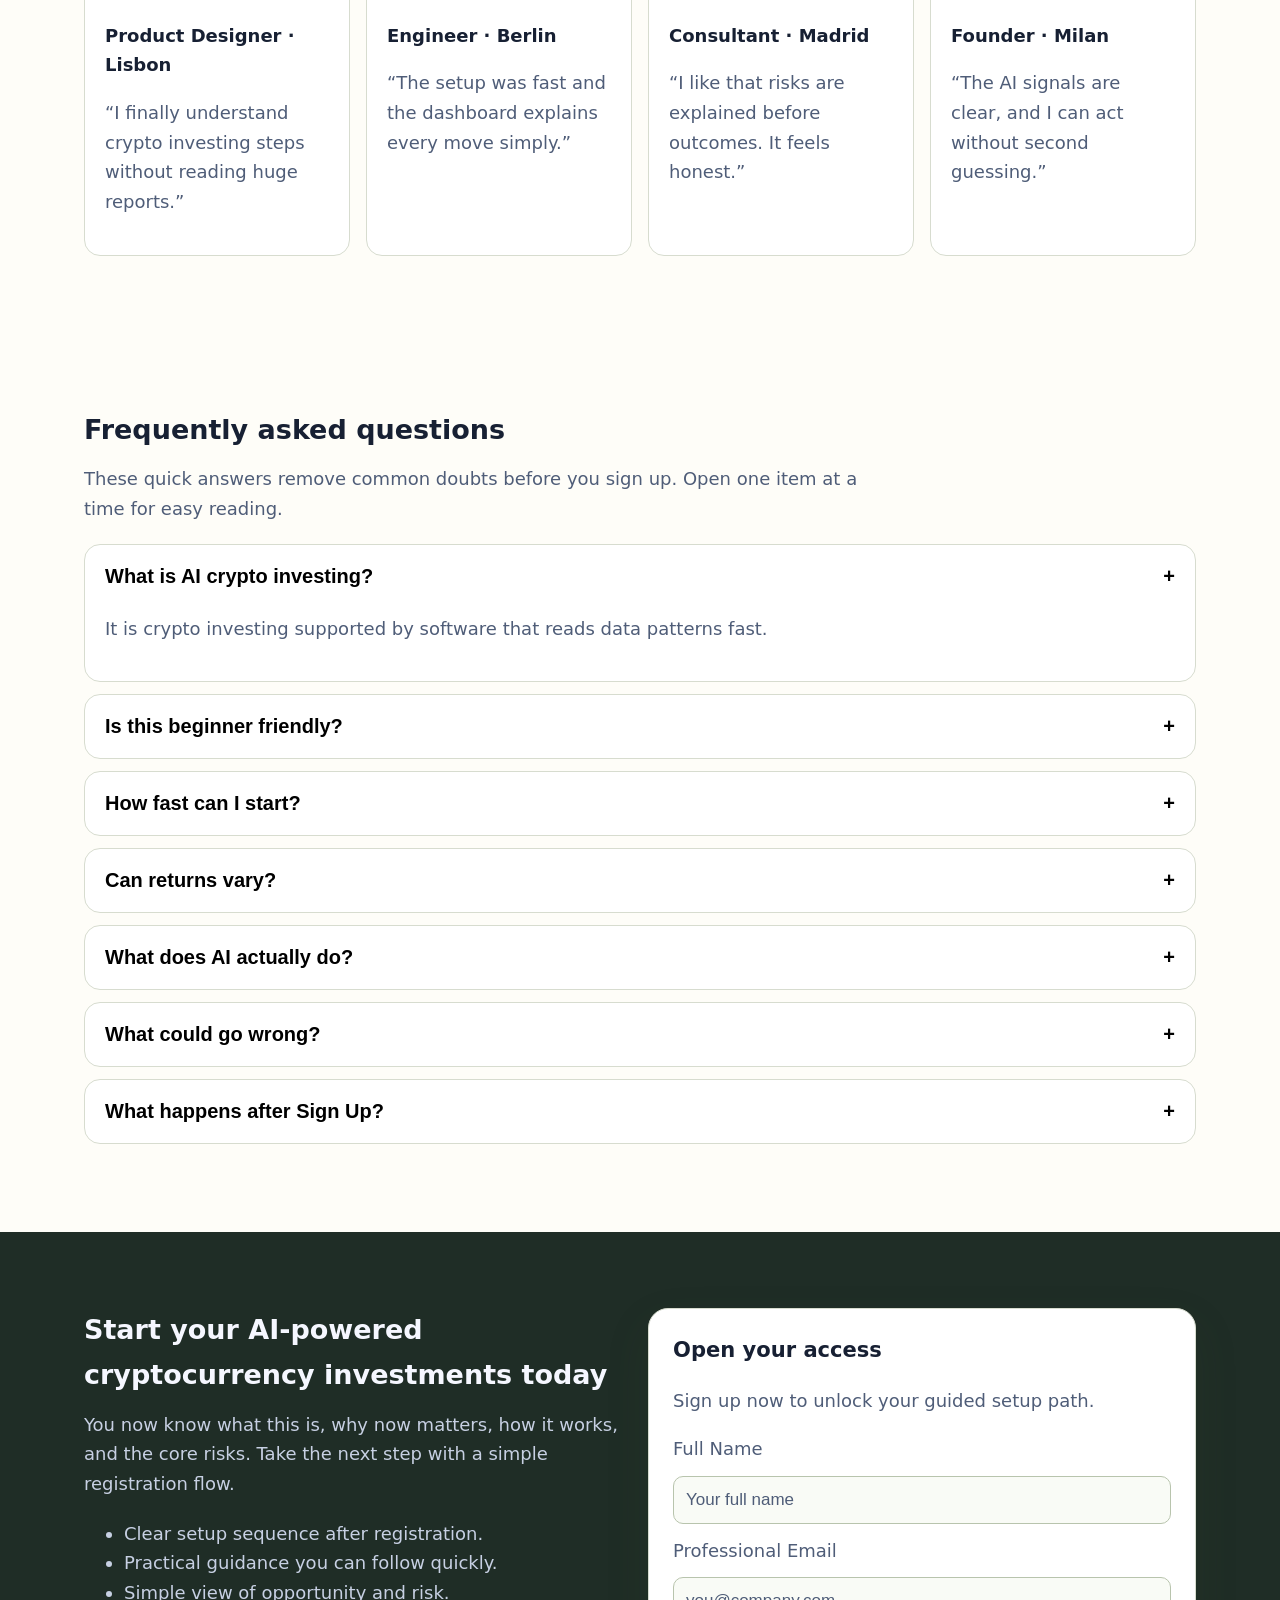
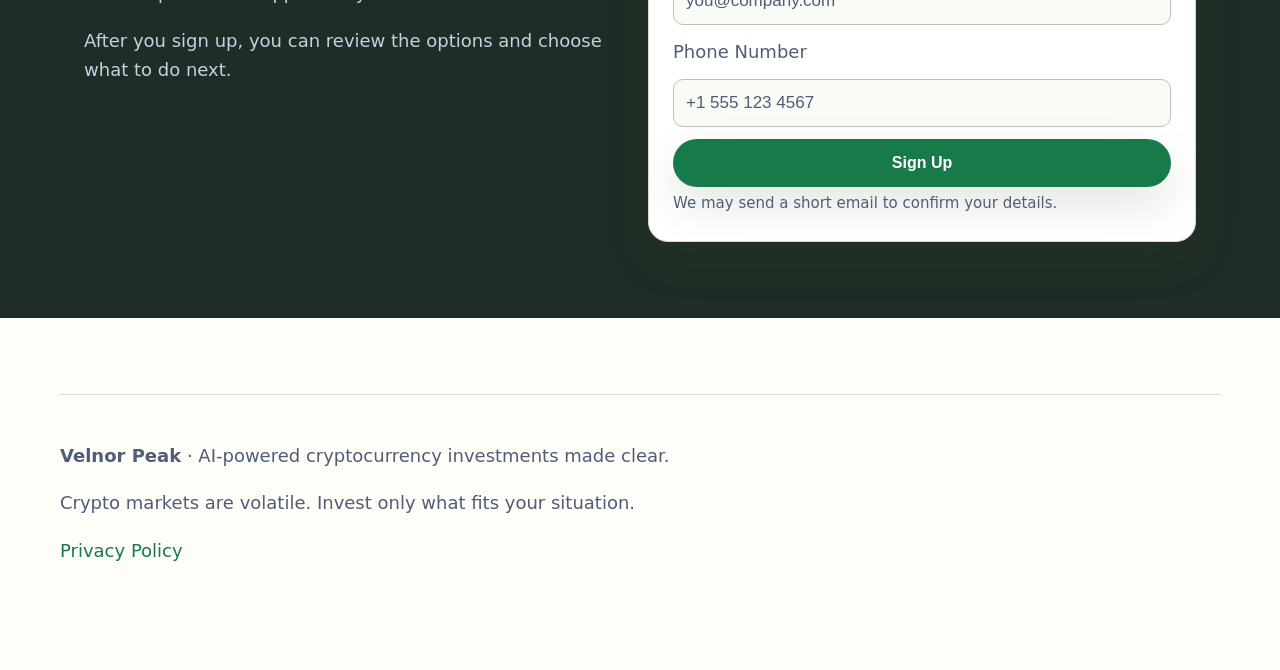
<file: it/index.html>
<!doctype html>
<html lang="en">
<head>
<meta charset="UTF-8">
<meta name="viewport" content="width=device-width, initial-scale=1.0">
<title>Italiano | Velnor Peak AI Crypto Investing Platform</title>
<meta name="description" content="Italiano page for Velnor Peak. Learn AI-powered crypto investing with clear steps, simple risks, and a fast sign-up process.">
<link rel="canonical" href="https://velnorpeak.com/../it/index.html">
<link rel="alternate" hreflang="en" href="https://velnorpeak.com/index.html">
<link rel="alternate" hreflang="de" href="https://velnorpeak.com/de/index.html">
<link rel="alternate" hreflang="fr" href="https://velnorpeak.com/fr/index.html">
<link rel="alternate" hreflang="es" href="https://velnorpeak.com/es/index.html">
<link rel="alternate" hreflang="it" href="https://velnorpeak.com/it/index.html">
<link rel="alternate" hreflang="tr" href="https://velnorpeak.com/tr/index.html">
<link rel="alternate" hreflang="pt" href="https://velnorpeak.com/pt/index.html">
<link rel="alternate" hreflang="ja" href="https://velnorpeak.com/jp/index.html">
<link rel="alternate" hreflang="sk" href="https://velnorpeak.com/sk/index.html">
<link rel="alternate" hreflang="nl-BE" href="https://velnorpeak.com/be/index.html">
<link rel="alternate" hreflang="x-default" href="https://velnorpeak.com/index.html">
<meta property="og:title" content="Velnor Peak | AI-Powered Cryptocurrency Investments">
<meta property="og:description" content="A clear way to start crypto investing with AI support and transparent steps.">
<meta property="og:type" content="website">
<meta property="og:url" content="https://velnorpeak.com/../it/index.html">
<meta name="twitter:card" content="summary_large_image">
<meta name="twitter:title" content="Velnor Peak | AI-Powered Cryptocurrency Investments">
<meta name="twitter:description" content="Simple AI crypto investing. See how it works before you sign up.">
<link rel="stylesheet" href="../assets/style.css">
<script defer src="../assets/app.js"></script>
</head>
<body>
<header>
  <div class="container topbar">
    <div class="brand">Velnor Peak</div>
    <nav aria-label="Primary">
      <ul>
        <li><a class="nav-link" href="#market">Why Market</a></li>
        <li><a class="nav-link" href="#model">How It Works</a></li>
        <li><a class="nav-link" href="#metrics">Metrics</a></li>
        <li><a class="nav-link" href="#reviews">Reviews</a></li>
        <li><a class="nav-link" href="#faq">FAQ</a></li>
      </ul>
    </nav>
    <div class="header-right">
      <div class="lang-switcher" data-lang-switch>
        <button class="lang-toggle" aria-label="Language menu">Italiano</button>
        <div class="lang-menu"><a href="../index.html"><svg class="flag" viewBox="0 0 24 24" aria-hidden="true"><rect width="24" height="24" rx="4" fill="#e8efe0"></rect><text x="12" y="15" text-anchor="middle" font-size="8" fill="#172033" font-family="Arial">GB</text></svg><span>English</span></a>
<a href="../de/index.html"><svg class="flag" viewBox="0 0 24 24" aria-hidden="true"><rect width="24" height="24" rx="4" fill="#e8efe0"></rect><text x="12" y="15" text-anchor="middle" font-size="8" fill="#172033" font-family="Arial">DE</text></svg><span>Deutsch</span></a>
<a href="../fr/index.html"><svg class="flag" viewBox="0 0 24 24" aria-hidden="true"><rect width="24" height="24" rx="4" fill="#e8efe0"></rect><text x="12" y="15" text-anchor="middle" font-size="8" fill="#172033" font-family="Arial">FR</text></svg><span>Français</span></a>
<a href="../es/index.html"><svg class="flag" viewBox="0 0 24 24" aria-hidden="true"><rect width="24" height="24" rx="4" fill="#e8efe0"></rect><text x="12" y="15" text-anchor="middle" font-size="8" fill="#172033" font-family="Arial">ES</text></svg><span>Español</span></a>
<a href="../it/index.html"><svg class="flag" viewBox="0 0 24 24" aria-hidden="true"><rect width="24" height="24" rx="4" fill="#e8efe0"></rect><text x="12" y="15" text-anchor="middle" font-size="8" fill="#172033" font-family="Arial">IT</text></svg><span>Italiano</span></a>
<a href="../tr/index.html"><svg class="flag" viewBox="0 0 24 24" aria-hidden="true"><rect width="24" height="24" rx="4" fill="#e8efe0"></rect><text x="12" y="15" text-anchor="middle" font-size="8" fill="#172033" font-family="Arial">TR</text></svg><span>Türkçe</span></a>
<a href="../pt/index.html"><svg class="flag" viewBox="0 0 24 24" aria-hidden="true"><rect width="24" height="24" rx="4" fill="#e8efe0"></rect><text x="12" y="15" text-anchor="middle" font-size="8" fill="#172033" font-family="Arial">PT</text></svg><span>Português</span></a>
<a href="../jp/index.html"><svg class="flag" viewBox="0 0 24 24" aria-hidden="true"><rect width="24" height="24" rx="4" fill="#e8efe0"></rect><text x="12" y="15" text-anchor="middle" font-size="8" fill="#172033" font-family="Arial">JP</text></svg><span>日本語</span></a>
<a href="../sk/index.html"><svg class="flag" viewBox="0 0 24 24" aria-hidden="true"><rect width="24" height="24" rx="4" fill="#e8efe0"></rect><text x="12" y="15" text-anchor="middle" font-size="8" fill="#172033" font-family="Arial">SK</text></svg><span>Slovak</span></a>
<a href="../be/index.html"><svg class="flag" viewBox="0 0 24 24" aria-hidden="true"><rect width="24" height="24" rx="4" fill="#e8efe0"></rect><text x="12" y="15" text-anchor="middle" font-size="8" fill="#172033" font-family="Arial">BE</text></svg><span>Nederlands (BE)</span></a></div>
      </div>
      <a href="#signup-final" class="btn">Sign Up</a>
      <button id="burgerBtn" class="burger" aria-label="Open menu">☰</button>
    </div>
  </div>
</header>

<div id="drawerBackdrop" class="drawer-backdrop"></div>
<aside id="drawer" class="drawer" aria-label="Mobile navigation">
  <button id="drawerClose" class="icon-btn" aria-label="Close menu">✕</button>
  <nav>
    <ul>
      <li><a class="nav-link" href="#market">Why Market</a></li>
      <li><a class="nav-link" href="#model">How It Works</a></li>
      <li><a class="nav-link" href="#metrics">Metrics</a></li>
      <li><a class="nav-link" href="#reviews">Reviews</a></li>
      <li><a class="nav-link" href="#faq">FAQ</a></li>
    </ul>
  </nav>
  <div class="lang-switcher" data-lang-switch>
    <button class="lang-toggle" aria-label="Language menu">Italiano</button>
    <div class="lang-menu"><a href="../index.html"><svg class="flag" viewBox="0 0 24 24" aria-hidden="true"><rect width="24" height="24" rx="4" fill="#e8efe0"></rect><text x="12" y="15" text-anchor="middle" font-size="8" fill="#172033" font-family="Arial">GB</text></svg><span>English</span></a>
<a href="../de/index.html"><svg class="flag" viewBox="0 0 24 24" aria-hidden="true"><rect width="24" height="24" rx="4" fill="#e8efe0"></rect><text x="12" y="15" text-anchor="middle" font-size="8" fill="#172033" font-family="Arial">DE</text></svg><span>Deutsch</span></a>
<a href="../fr/index.html"><svg class="flag" viewBox="0 0 24 24" aria-hidden="true"><rect width="24" height="24" rx="4" fill="#e8efe0"></rect><text x="12" y="15" text-anchor="middle" font-size="8" fill="#172033" font-family="Arial">FR</text></svg><span>Français</span></a>
<a href="../es/index.html"><svg class="flag" viewBox="0 0 24 24" aria-hidden="true"><rect width="24" height="24" rx="4" fill="#e8efe0"></rect><text x="12" y="15" text-anchor="middle" font-size="8" fill="#172033" font-family="Arial">ES</text></svg><span>Español</span></a>
<a href="../it/index.html"><svg class="flag" viewBox="0 0 24 24" aria-hidden="true"><rect width="24" height="24" rx="4" fill="#e8efe0"></rect><text x="12" y="15" text-anchor="middle" font-size="8" fill="#172033" font-family="Arial">IT</text></svg><span>Italiano</span></a>
<a href="../tr/index.html"><svg class="flag" viewBox="0 0 24 24" aria-hidden="true"><rect width="24" height="24" rx="4" fill="#e8efe0"></rect><text x="12" y="15" text-anchor="middle" font-size="8" fill="#172033" font-family="Arial">TR</text></svg><span>Türkçe</span></a>
<a href="../pt/index.html"><svg class="flag" viewBox="0 0 24 24" aria-hidden="true"><rect width="24" height="24" rx="4" fill="#e8efe0"></rect><text x="12" y="15" text-anchor="middle" font-size="8" fill="#172033" font-family="Arial">PT</text></svg><span>Português</span></a>
<a href="../jp/index.html"><svg class="flag" viewBox="0 0 24 24" aria-hidden="true"><rect width="24" height="24" rx="4" fill="#e8efe0"></rect><text x="12" y="15" text-anchor="middle" font-size="8" fill="#172033" font-family="Arial">JP</text></svg><span>日本語</span></a>
<a href="../sk/index.html"><svg class="flag" viewBox="0 0 24 24" aria-hidden="true"><rect width="24" height="24" rx="4" fill="#e8efe0"></rect><text x="12" y="15" text-anchor="middle" font-size="8" fill="#172033" font-family="Arial">SK</text></svg><span>Slovak</span></a>
<a href="../be/index.html"><svg class="flag" viewBox="0 0 24 24" aria-hidden="true"><rect width="24" height="24" rx="4" fill="#e8efe0"></rect><text x="12" y="15" text-anchor="middle" font-size="8" fill="#172033" font-family="Arial">BE</text></svg><span>Nederlands (BE)</span></a></div>
  </div>
  <a href="#signup-final" class="btn">Sign Up</a>
</aside>

<main>
<section class="section light hero" id="hero">
  <div class="container hero-grid">
    <div>
      <h1>AI-powered cryptocurrency investments with a clear path to start</h1>
      <p class="lead">Velnor Peak helps you approach crypto investing with simple AI support. AI means software that learns from market data and spots patterns quickly. Crypto markets move fast right now, so timing and discipline matter more than ever. You get a practical framework, visible metrics, and a setup flow you can follow in one day. After you sign up, you get instant access to the next steps.</p>
      <div class="performance-panel hero-panel visual-card">
        <div class="performance-title">Historical outcome range during favorable periods</div>
        <div class="performance-split">
          <div class="range-box">
            <div class="range-value">8–15%</div>
            <div class="range-label">Monthly range</div>
          </div>
          <div class="range-box">
            <div class="range-value">80–200%</div>
            <div class="range-label">Annual range</div>
          </div>
        </div>
        <div class="disclaimer">Returns depend on market conditions. Not guaranteed.</div>
      </div>
    </div>
    <div class="form-card">
      <h3 class="form-title">Start in minutes</h3>
      <p class="form-sub">Create your account and follow a clear setup checklist.</p>
      <form>
        <label for="name1">Full Name</label>
        <input id="name1" name="name" placeholder="Your full name" required>
        <label for="email1">Professional Email</label>
        <input id="email1" name="email" type="email" placeholder="you@company.com" required>
        <label for="phone1">Phone Number</label>
        <input id="phone1" name="phone" type="tel" placeholder="+1 555 123 4567" required>
        <button class="btn" type="submit">Sign Up</button>
      </form>
      <small>We may send a short email to confirm your details.</small>
    </div>
  </div>
</section>

<section class="section dark" id="market">
  <div class="container">
    <h2>Why crypto investing matters now</h2>
    <p class="intro">Crypto investing is entering a new growth phase as adoption widens. Large networks are faster, easier, and used in more real products.</p>
    <div class="grid-3">
      <article class="card"><h3>Demand Is Rising</h3><p>More people now use blockchain tools in daily payments and apps.</p><small class="muted">Usage growth supports long-term value.</small></article>
      <article class="card"><h3>Infrastructure Improved</h3><p>Trading rails are stronger, cheaper, and easier for regular investors.</p><small class="muted">Better rails reduce execution friction.</small></article>
      <article class="card"><h3>AI Speeds Decisions</h3><p>AI scans data quickly and highlights changes humans miss.</p><small class="muted">Fast signals help you react earlier.</small></article>
    </div>
    <p>What it means: this market has clearer participation paths than before, but timing still matters.</p>
  </div>
</section>

<section class="section light" id="model">
  <div class="container">
    <h2>How our AI crypto investing model works</h2>
    <p class="intro">Here is the simple flow. Each step is transparent so you always know why decisions happen.</p>
    <div class="grid-2">
      <article class="visual-card card">
        <h4>Signal stack</h4>
        <div class="bar"><div class="seg a" style="width:45%">Trend 45%</div><div class="seg b" style="width:30%">Flow 30%</div><div class="seg c" style="width:25%">Risk 25%</div></div>
        <p>AI combines trend, capital flow, and volatility risk checks.</p>
        <small>Investor gain: fewer emotional entries.</small>
      </article>
      <article class="visual-card card">
        <h4>Decision path</h4>
        <ul>
          <li>Scan market data every cycle.</li>
          <li>Rank top setups by strength.</li>
          <li>Filter weak setups by risk rules.</li>
          <li>Show clear actions and sizing guide.</li>
        </ul>
        <p>What it means: you get a repeatable process, not random picks.</p>
      </article>
    </div>
  </div>
</section>

<section class="section light" id="process">
  <div class="container">
    <h2>Fast 24h setup process</h2>
    <p class="intro">This onboarding flow is built for speed and clarity. You always see what happens next.</p>
    <div class="process-row">
      <article class="process-card card"><span class="time">5 Minute</span><h4>Create account</h4><p>Enter your details and confirm email.</p></article>
      <article class="process-card card"><span class="time">1–6 Hour</span><h4>Review options</h4><p>Read the strategy overview and examples.</p></article>
      <article class="process-card card"><span class="time">6–12 Hour</span><h4>Set preferences</h4><p>Choose your pace and risk comfort.</p></article>
      <article class="process-card card"><span class="time">12–24 Hour</span><h4>Activate access</h4><p>Open your dashboard and begin.</p></article>
    </div>
    <p>Most people finish setup in 24 hours.</p>
    <p>After you sign up, you will see a clear setup checklist.</p>
  </div>
</section>

<section class="section dark" id="metrics">
  <div class="container">
    <h2>Performance snapshot for crypto investing</h2>
    <p class="intro">These metrics summarize potential outcomes during strong and weak cycles. They help you judge if the approach fits your goals.</p>
    <div class="grid-3">
      <article class="metric-card card">
        <h4>Cycle comparison</h4>
        <div class="dual-bars">
          <div class="dual"><span>Strong cycle</span><div class="track"><div class="fill" style="width:82%"></div></div><b>82</b></div>
          <div class="dual"><span>Flat cycle</span><div class="track"><div class="fill" style="width:41%"></div></div><b>41</b></div>
        </div>
        <p>Meaning: outcomes expand when momentum and volume align.</p>
        <small>Investor gain: easier expectation setting.</small>
      </article>
      <article class="metric-card card">
        <h4>Protection ratio</h4>
        <div class="ring" aria-hidden="true"></div>
        <p>Meaning: 72% of signals pass risk filters before action.</p>
        <small>Investor gain: fewer weak setups enter the plan.</small>
      </article>
      <article class="metric-card card">
        <h4>KPI ladder</h4>
        <ul>
          <li>Signal quality: 78/100 benchmark 60.</li>
          <li>Execution speed: 4.2s benchmark 7s.</li>
          <li>Stability score: 71/100 benchmark 55.</li>
        </ul>
        <p>Meaning: quality and speed improve consistency.</p>
      </article>
    </div>
  </div>
</section>

<section class="section light" id="insights">
  <div class="container">
    <h2>Insights that drive returns</h2>
    <p class="intro">Returns come from clear drivers, not luck. We track what moves prices and explain it simply.</p>
    <div class="grid-2">
      <article class="card visual-card">
        <h4>Return drivers</h4>
        <ul>
          <li>Adoption growth lifts network demand.</li>
          <li>New product launches attract fresh capital.</li>
          <li>Momentum confirms trend continuation.</li>
        </ul>
        <p>What it means: strong drivers improve upside potential.</p>
      </article>
      <article class="card">
        <h4>What you get</h4>
        <ul>
          <li>Clear signal notes before each decision.</li>
          <li>Simple risk checks in plain language.</li>
          <li>Action steps with short explanations.</li>
        </ul>
        <p>Investor gain: better clarity before you commit capital.</p>
      </article>
    </div>
  </div>
</section>

<section class="section dark" id="risk">
  <div class="container">
    <h2>Simple risks to understand</h2>
    <p class="intro">Crypto investing can move up or down quickly. Knowing the risks helps you stay calm and make better decisions.</p>
    <div class="grid-3">
      <article class="card"><h3>Price Swings</h3><p>Market prices can change fast in a few hours.</p><small>We use step limits to reduce shock.</small></article>
      <article class="card"><h3>Signal Noise</h3><p>Some data looks strong but fades very quickly.</p><small>We confirm with multiple checks first.</small></article>
      <article class="card"><h3>Cycle Changes</h3><p>Market mood can shift from growth to caution.</p><small>We adapt pace when momentum weakens.</small></article>
    </div>
    <p>What it means: no model removes risk, but clear rules reduce avoidable mistakes.</p>
  </div>
</section>

<section class="section light" id="reviews">
  <div class="container">
    <h2>Investor reviews</h2>
    <p class="intro">People choose Velnor Peak for clarity and simple execution. These reviews highlight real outcomes and confidence improvements.</p>
    <div class="grid-4">
      <article class="review-card card"><div class="reviewer"><div class="avatar">AM</div><strong>Aria Miles</strong><span class="verified">VERIFIED</span></div><p><strong>Product Designer · Lisbon</strong></p><p>“I finally understand crypto investing steps without reading huge reports.”</p></article>
      <article class="review-card card"><div class="reviewer"><div class="avatar">DK</div><strong>Daniel Kline</strong><span class="verified">VERIFIED</span></div><p><strong>Engineer · Berlin</strong></p><p>“The setup was fast and the dashboard explains every move simply.”</p></article>
      <article class="review-card card"><div class="reviewer"><div class="avatar">SL</div><strong>Sofia Lane</strong><span class="verified">VERIFIED</span></div><p><strong>Consultant · Madrid</strong></p><p>“I like that risks are explained before outcomes. It feels honest.”</p></article>
      <article class="review-card card"><div class="reviewer"><div class="avatar">NT</div><strong>Noah Tran</strong><span class="verified">VERIFIED</span></div><p><strong>Founder · Milan</strong></p><p>“The AI signals are clear, and I can act without second guessing.”</p></article>
    </div>
  </div>
</section>

<section class="section light" id="faq">
  <div class="container">
    <h2>Frequently asked questions</h2>
    <p class="intro">These quick answers remove common doubts before you sign up. Open one item at a time for easy reading.</p>
    <div>
      <article class="faq-item card open"><button class="faq-q">What is AI crypto investing?<span>+</span></button><div class="faq-a"><p>It is crypto investing supported by software that reads data patterns fast.</p></div></article>
      <article class="faq-item card"><button class="faq-q">Is this beginner friendly?<span>+</span></button><div class="faq-a"><p>Yes. Every step uses plain language and simple examples.</p></div></article>
      <article class="faq-item card"><button class="faq-q">How fast can I start?<span>+</span></button><div class="faq-a"><p>Most users complete setup the same day with the checklist flow.</p></div></article>
      <article class="faq-item card"><button class="faq-q">Can returns vary?<span>+</span></button><div class="faq-a"><p>Yes. Returns change with market conditions and are never guaranteed.</p></div></article>
      <article class="faq-item card"><button class="faq-q">What does AI actually do?<span>+</span></button><div class="faq-a"><p>AI ranks market setups and flags weaker ones before actions.</p></div></article>
      <article class="faq-item card"><button class="faq-q">What could go wrong?<span>+</span></button><div class="faq-a"><p>Prices may drop quickly. Clear risk limits help reduce bigger mistakes.</p></div></article>
      <article class="faq-item card"><button class="faq-q">What happens after Sign Up?<span>+</span></button><div class="faq-a"><p>After you sign up, you can review the options and choose what to do next.</p></div></article>
    </div>
  </div>
</section>

<section class="section dark" id="signup-final">
  <div class="container grid-2">
    <div>
      <h2>Start your AI-powered cryptocurrency investments today</h2>
      <p class="intro">You now know what this is, why now matters, how it works, and the core risks. Take the next step with a simple registration flow.</p>
      <ul>
        <li>Clear setup sequence after registration.</li>
        <li>Practical guidance you can follow quickly.</li>
        <li>Simple view of opportunity and risk.</li>
      </ul>
      <p>After you sign up, you can review the options and choose what to do next.</p>
    </div>
    <div class="form-card">
      <h3>Open your access</h3>
      <p>Sign up now to unlock your guided setup path.</p>
      <form>
        <label for="name2">Full Name</label>
        <input id="name2" name="name" placeholder="Your full name" required>
        <label for="email2">Professional Email</label>
        <input id="email2" name="email" type="email" placeholder="you@company.com" required>
        <label for="phone2">Phone Number</label>
        <input id="phone2" name="phone" type="tel" placeholder="+1 555 123 4567" required>
        <button class="btn" type="submit">Sign Up</button>
      </form>
      <small>We may send a short email to confirm your details.</small>
    </div>
  </div>
</section>
</main>

<footer class="section light">
  <div class="container footer-panel">
    <p><strong>Velnor Peak</strong> · AI-powered cryptocurrency investments made clear.</p>
    <p>Crypto markets are volatile. Invest only what fits your situation.</p>
    <a href="#" data-open-privacy>Privacy Policy</a>
  </div>
</footer>

<div class="modal" id="privacyModal" aria-modal="true" role="dialog">
  <div class="modal-card">
    <div class="modal-top">
      <h3>Privacy Policy</h3>
      <button class="icon-btn" data-close-privacy aria-label="Close privacy modal">✕</button>
    </div>
    <p><strong>Introduction:</strong> We explain clearly how data is used.</p>
    <p><strong>Data collection:</strong> We collect name, email, phone, and technical usage data.</p>
    <p><strong>Legal basis:</strong> We process data to provide requested services and support.</p>
    <p><strong>Cookies:</strong> Cookies help keep sessions secure and improve user experience.</p>
    <p><strong>Retention:</strong> We keep records only as long as necessary for service operations.</p>
    <p><strong>Third-party sharing:</strong> Trusted providers help with hosting, analytics, and email delivery.</p>
    <p><strong>Security:</strong> We use access controls, encryption, and monitoring where possible.</p>
    <p><strong>User rights:</strong> You may request access, correction, deletion, or export of your data.</p>
    <p><strong>International transfers:</strong> Data may be processed in different countries with safeguards.</p>
    <p><strong>Industry risk disclosure:</strong> Investing includes risk, including partial or total loss.</p>
    <p><strong>Contact:</strong> privacy@velnorpeak.com</p>
    <div class="modal-footer"><button class="icon-btn" data-close-privacy>Close</button></div>
  </div>
</div>

<script type="application/ld+json">{"@context":"https://schema.org","@type":"Organization","name":"Velnor Peak","url":"https://velnorpeak.com"}</script>
<script type="application/ld+json">{"@context":"https://schema.org","@type":"WebSite","name":"Velnor Peak","url":"https://velnorpeak.com"}</script>
<script type="application/ld+json">{"@context":"https://schema.org","@type":"FAQPage","mainEntity":[{"@type":"Question","name":"What is AI crypto investing?","acceptedAnswer":{"@type":"Answer","text":"It is crypto investing supported by software that reads data patterns quickly."}},{"@type":"Question","name":"How fast can I start?","acceptedAnswer":{"@type":"Answer","text":"Most users complete setup in 24 hours using a clear checklist."}}]}</script>
<script type="application/ld+json">{"@context":"https://schema.org","@type":"Review","itemReviewed":{"@type":"Service","name":"Velnor Peak"},"author":{"@type":"Person","name":"Aria Miles"},"reviewBody":"I finally understand crypto investing steps without reading huge reports."}</script>
</body>
</html>
</file>
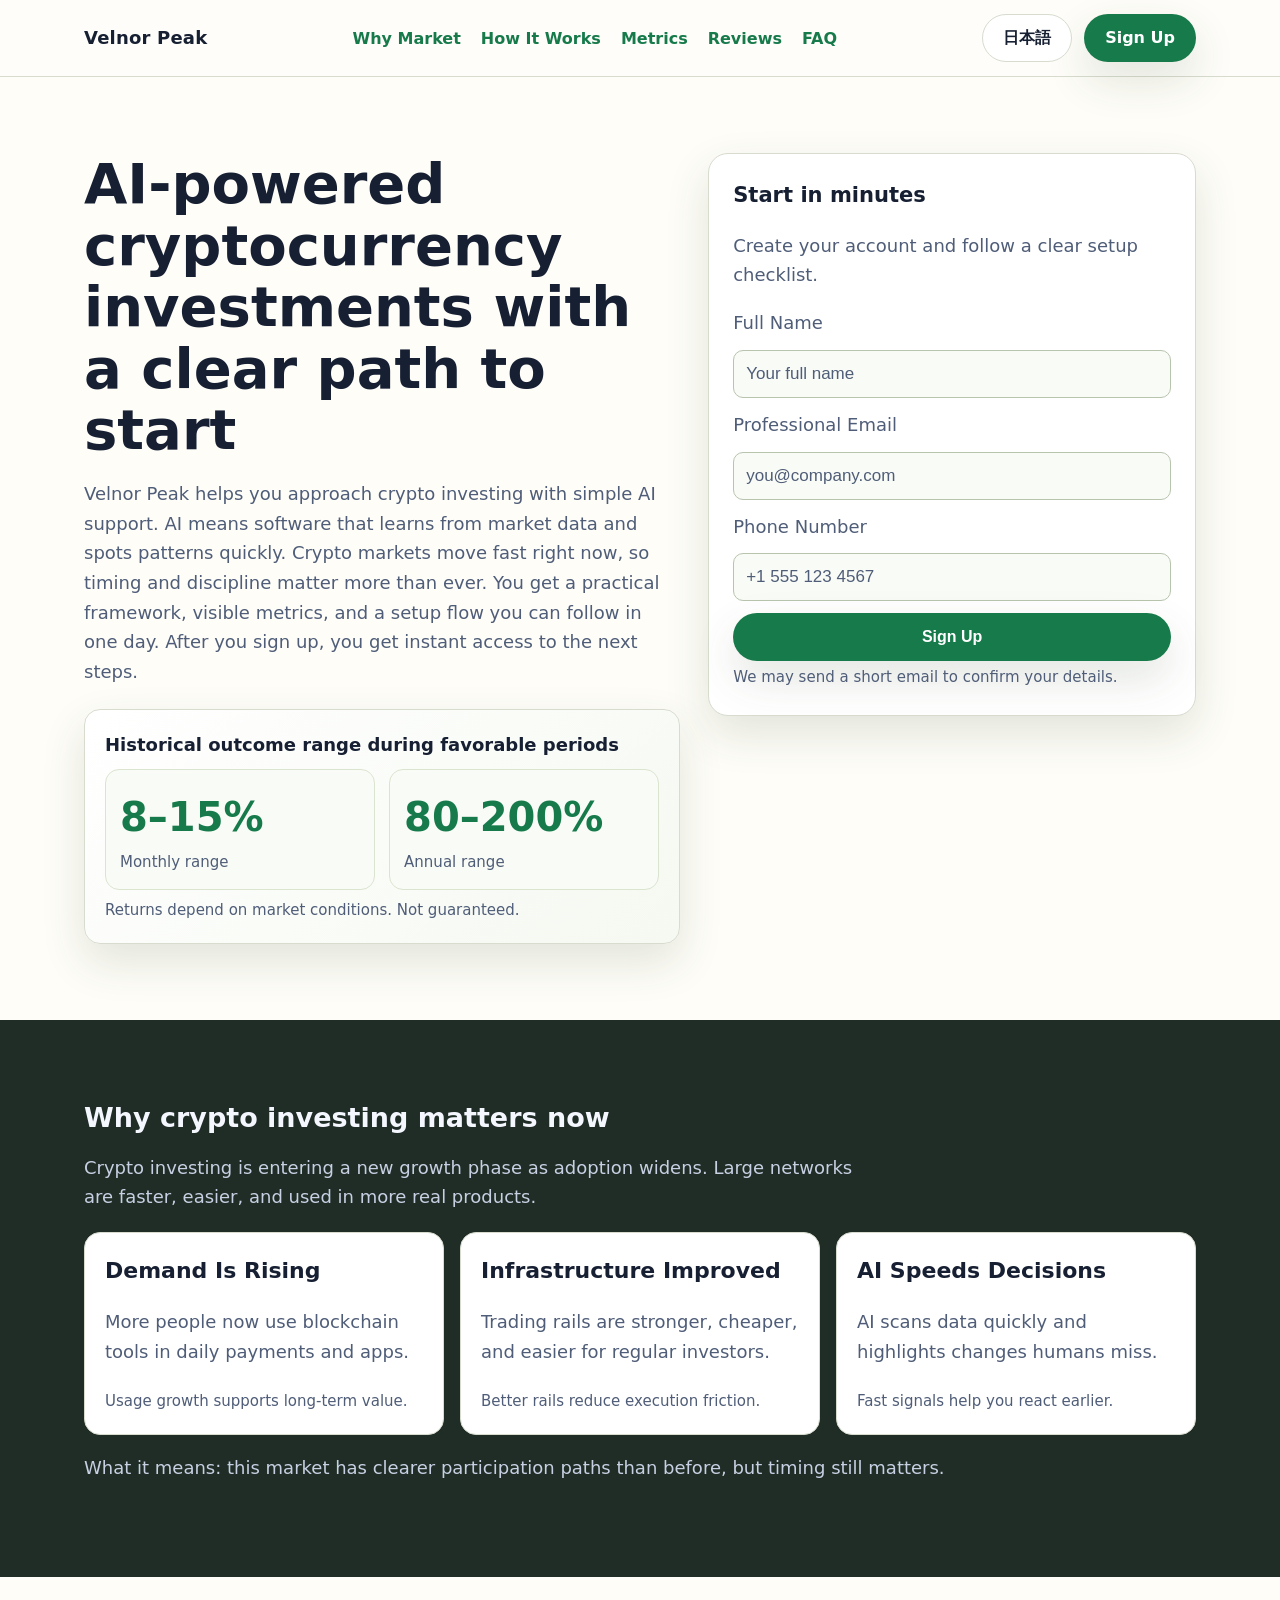
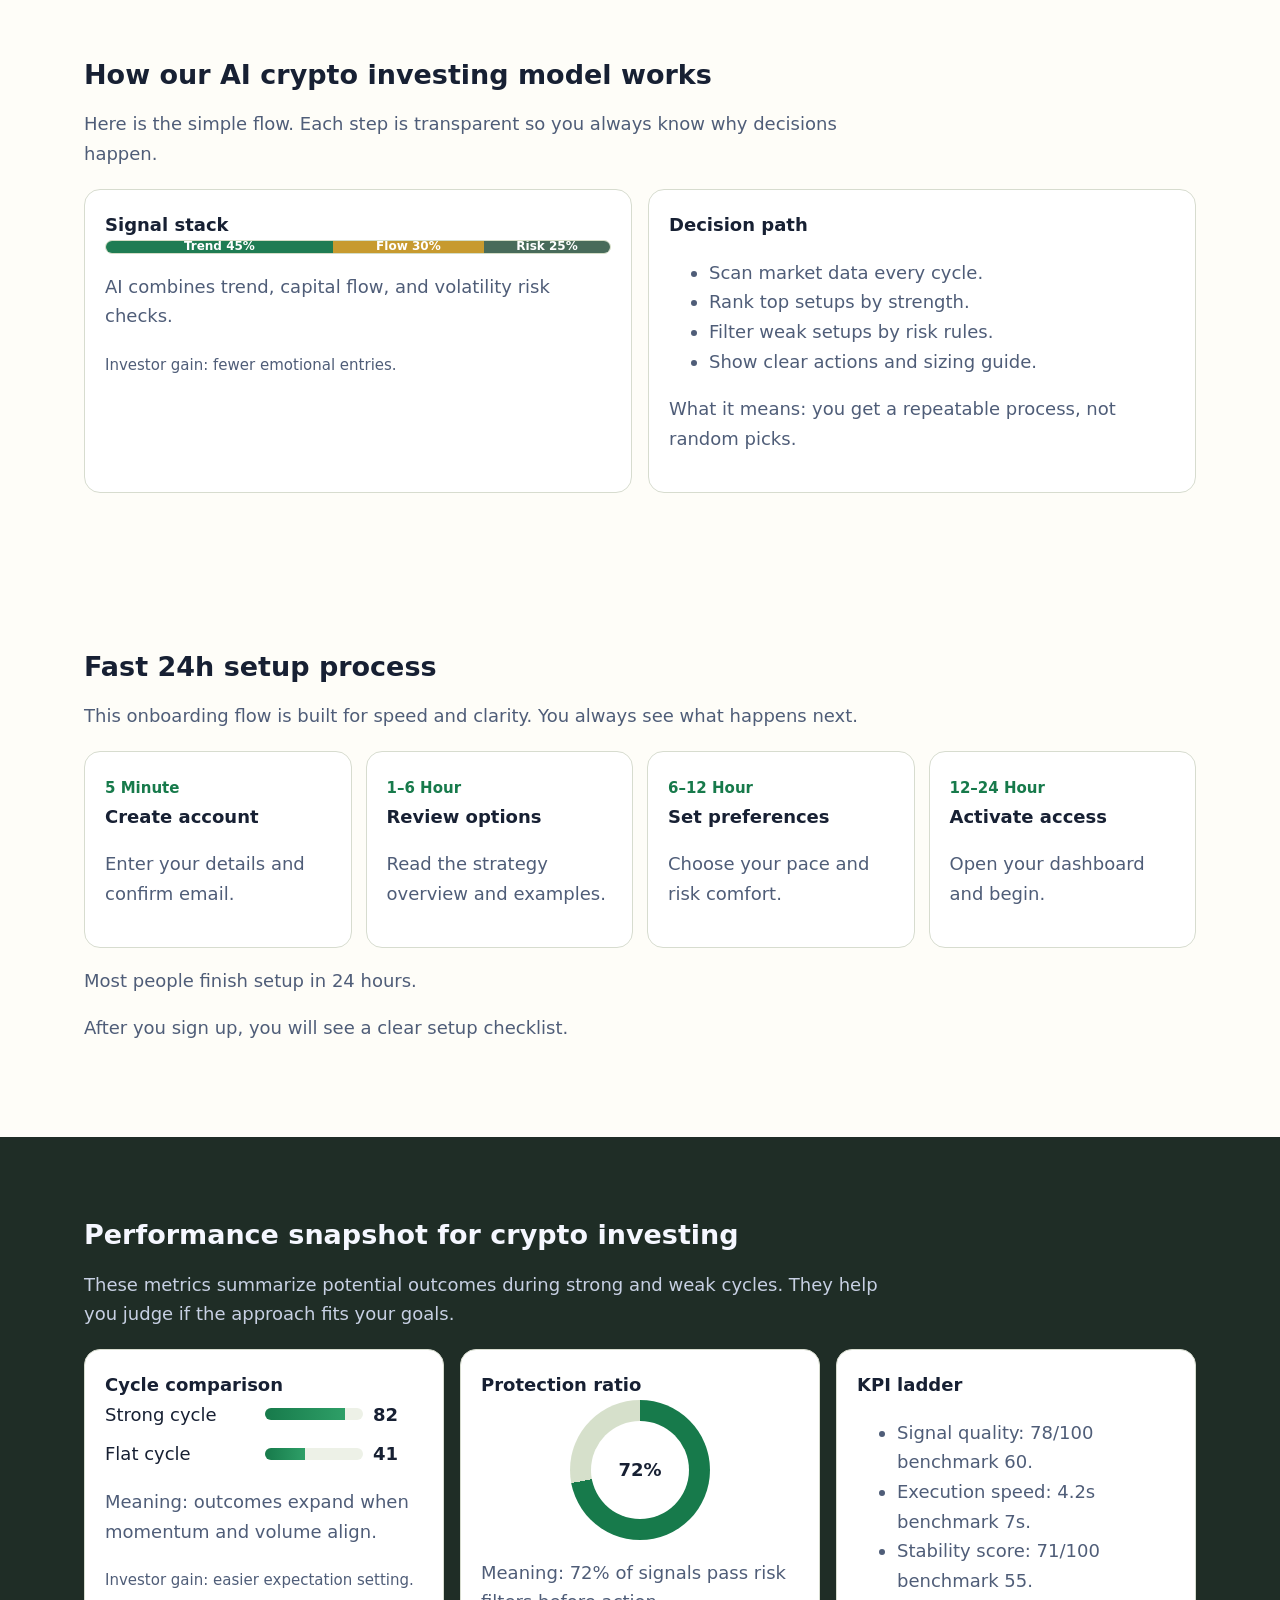
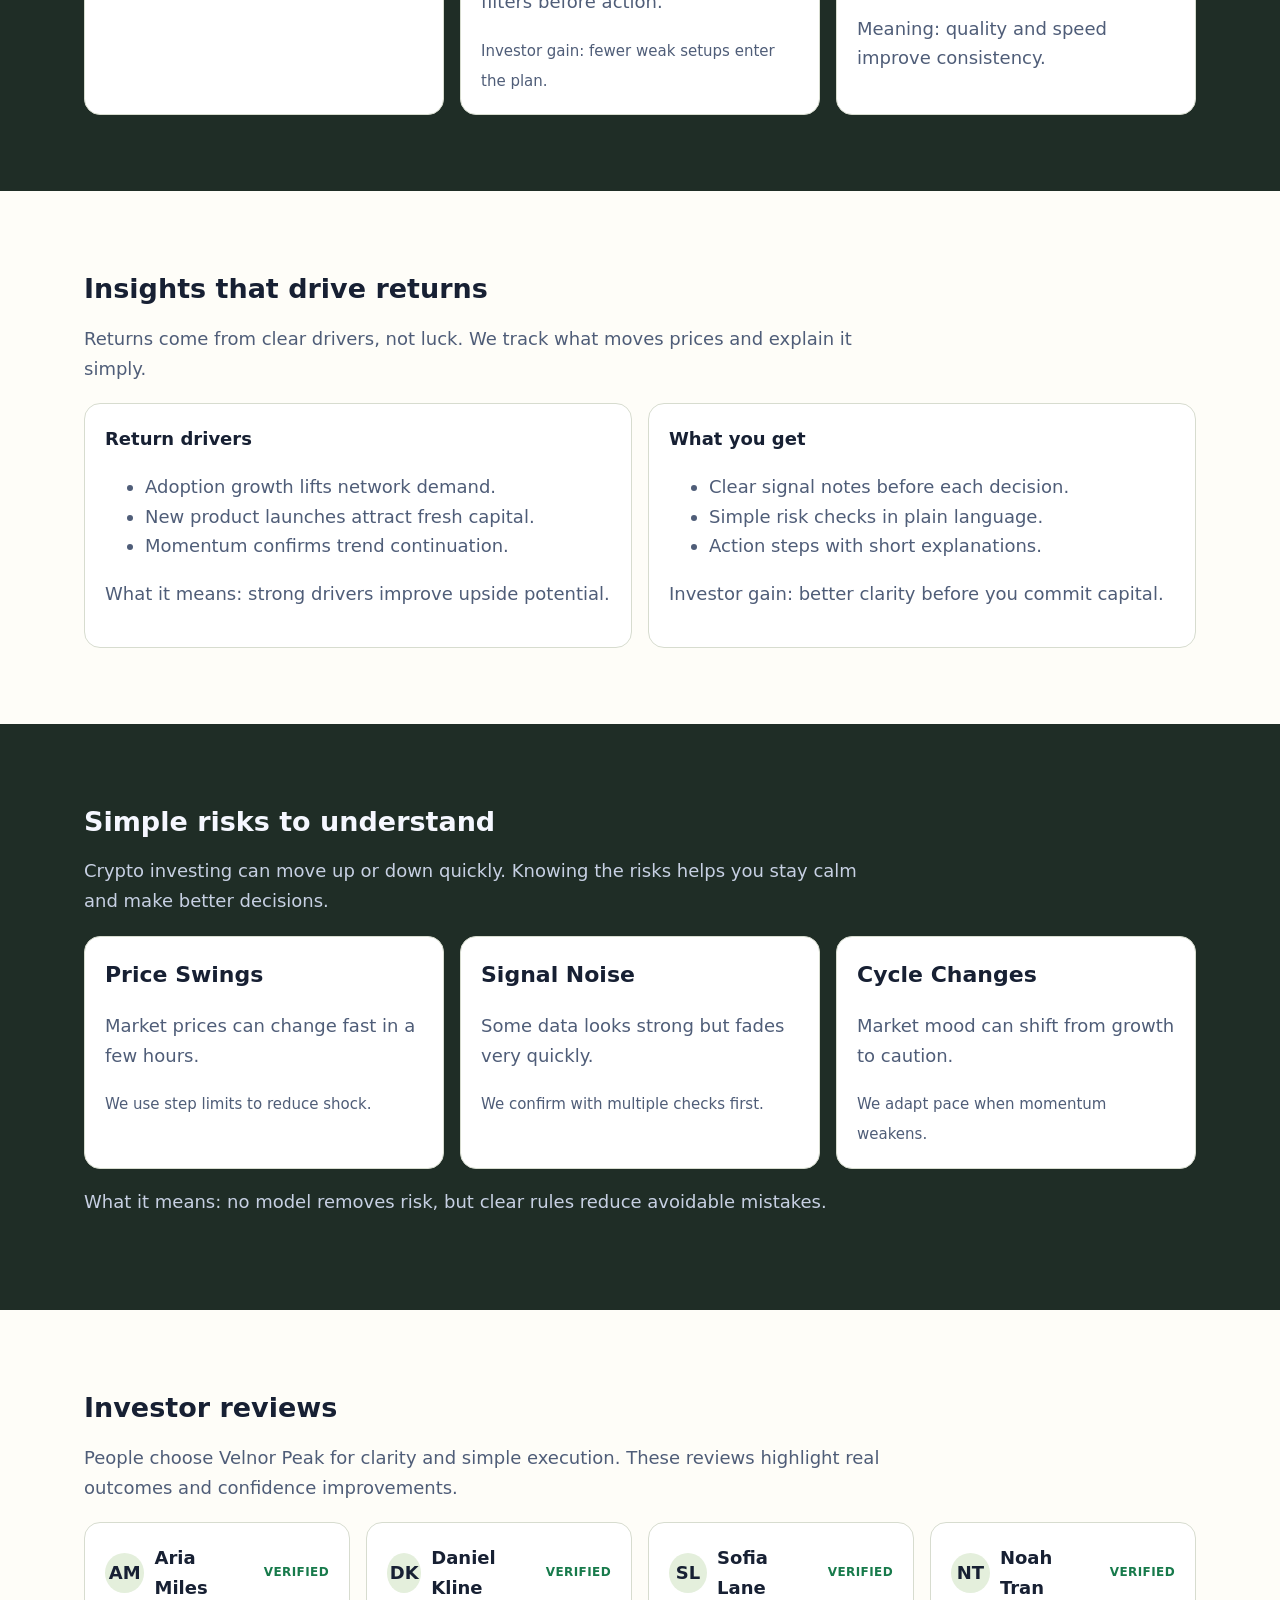
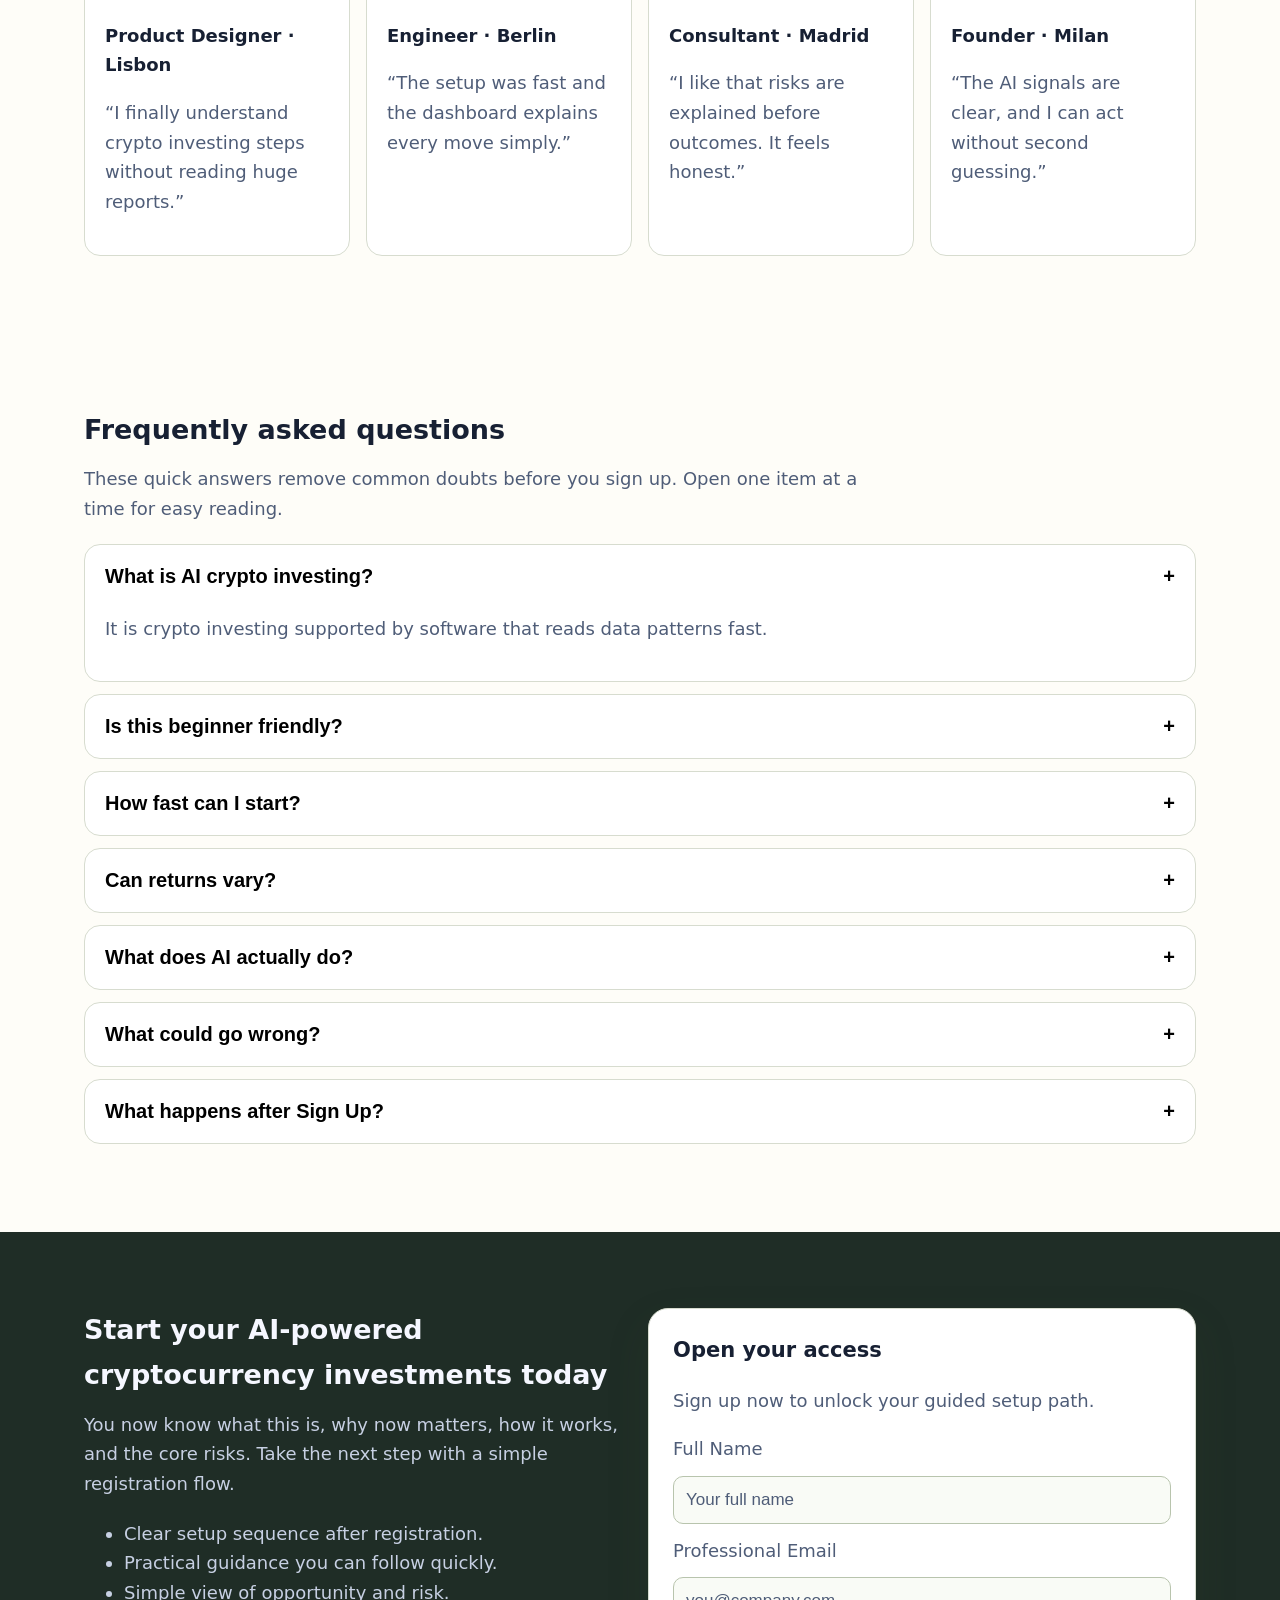
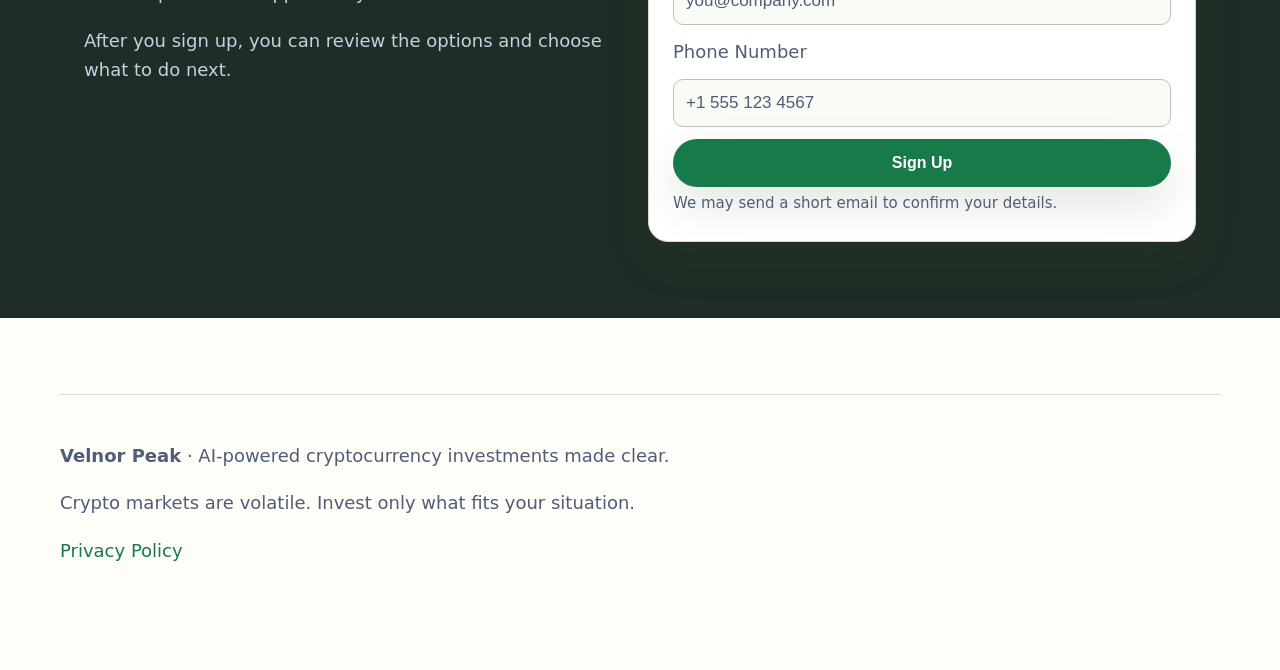
<file: jp/index.html>
<!doctype html>
<html lang="en">
<head>
<meta charset="UTF-8">
<meta name="viewport" content="width=device-width, initial-scale=1.0">
<title>日本語 | Velnor Peak AI Crypto Investing Platform</title>
<meta name="description" content="日本語 page for Velnor Peak. Learn AI-powered crypto investing with clear steps, simple risks, and a fast sign-up process.">
<link rel="canonical" href="https://velnorpeak.com/../jp/index.html">
<link rel="alternate" hreflang="en" href="https://velnorpeak.com/index.html">
<link rel="alternate" hreflang="de" href="https://velnorpeak.com/de/index.html">
<link rel="alternate" hreflang="fr" href="https://velnorpeak.com/fr/index.html">
<link rel="alternate" hreflang="es" href="https://velnorpeak.com/es/index.html">
<link rel="alternate" hreflang="it" href="https://velnorpeak.com/it/index.html">
<link rel="alternate" hreflang="tr" href="https://velnorpeak.com/tr/index.html">
<link rel="alternate" hreflang="pt" href="https://velnorpeak.com/pt/index.html">
<link rel="alternate" hreflang="ja" href="https://velnorpeak.com/jp/index.html">
<link rel="alternate" hreflang="sk" href="https://velnorpeak.com/sk/index.html">
<link rel="alternate" hreflang="nl-BE" href="https://velnorpeak.com/be/index.html">
<link rel="alternate" hreflang="x-default" href="https://velnorpeak.com/index.html">
<meta property="og:title" content="Velnor Peak | AI-Powered Cryptocurrency Investments">
<meta property="og:description" content="A clear way to start crypto investing with AI support and transparent steps.">
<meta property="og:type" content="website">
<meta property="og:url" content="https://velnorpeak.com/../jp/index.html">
<meta name="twitter:card" content="summary_large_image">
<meta name="twitter:title" content="Velnor Peak | AI-Powered Cryptocurrency Investments">
<meta name="twitter:description" content="Simple AI crypto investing. See how it works before you sign up.">
<link rel="stylesheet" href="../assets/style.css">
<script defer src="../assets/app.js"></script>
</head>
<body>
<header>
  <div class="container topbar">
    <div class="brand">Velnor Peak</div>
    <nav aria-label="Primary">
      <ul>
        <li><a class="nav-link" href="#market">Why Market</a></li>
        <li><a class="nav-link" href="#model">How It Works</a></li>
        <li><a class="nav-link" href="#metrics">Metrics</a></li>
        <li><a class="nav-link" href="#reviews">Reviews</a></li>
        <li><a class="nav-link" href="#faq">FAQ</a></li>
      </ul>
    </nav>
    <div class="header-right">
      <div class="lang-switcher" data-lang-switch>
        <button class="lang-toggle" aria-label="Language menu">日本語</button>
        <div class="lang-menu"><a href="../index.html"><svg class="flag" viewBox="0 0 24 24" aria-hidden="true"><rect width="24" height="24" rx="4" fill="#e8efe0"></rect><text x="12" y="15" text-anchor="middle" font-size="8" fill="#172033" font-family="Arial">GB</text></svg><span>English</span></a>
<a href="../de/index.html"><svg class="flag" viewBox="0 0 24 24" aria-hidden="true"><rect width="24" height="24" rx="4" fill="#e8efe0"></rect><text x="12" y="15" text-anchor="middle" font-size="8" fill="#172033" font-family="Arial">DE</text></svg><span>Deutsch</span></a>
<a href="../fr/index.html"><svg class="flag" viewBox="0 0 24 24" aria-hidden="true"><rect width="24" height="24" rx="4" fill="#e8efe0"></rect><text x="12" y="15" text-anchor="middle" font-size="8" fill="#172033" font-family="Arial">FR</text></svg><span>Français</span></a>
<a href="../es/index.html"><svg class="flag" viewBox="0 0 24 24" aria-hidden="true"><rect width="24" height="24" rx="4" fill="#e8efe0"></rect><text x="12" y="15" text-anchor="middle" font-size="8" fill="#172033" font-family="Arial">ES</text></svg><span>Español</span></a>
<a href="../it/index.html"><svg class="flag" viewBox="0 0 24 24" aria-hidden="true"><rect width="24" height="24" rx="4" fill="#e8efe0"></rect><text x="12" y="15" text-anchor="middle" font-size="8" fill="#172033" font-family="Arial">IT</text></svg><span>Italiano</span></a>
<a href="../tr/index.html"><svg class="flag" viewBox="0 0 24 24" aria-hidden="true"><rect width="24" height="24" rx="4" fill="#e8efe0"></rect><text x="12" y="15" text-anchor="middle" font-size="8" fill="#172033" font-family="Arial">TR</text></svg><span>Türkçe</span></a>
<a href="../pt/index.html"><svg class="flag" viewBox="0 0 24 24" aria-hidden="true"><rect width="24" height="24" rx="4" fill="#e8efe0"></rect><text x="12" y="15" text-anchor="middle" font-size="8" fill="#172033" font-family="Arial">PT</text></svg><span>Português</span></a>
<a href="../jp/index.html"><svg class="flag" viewBox="0 0 24 24" aria-hidden="true"><rect width="24" height="24" rx="4" fill="#e8efe0"></rect><text x="12" y="15" text-anchor="middle" font-size="8" fill="#172033" font-family="Arial">JP</text></svg><span>日本語</span></a>
<a href="../sk/index.html"><svg class="flag" viewBox="0 0 24 24" aria-hidden="true"><rect width="24" height="24" rx="4" fill="#e8efe0"></rect><text x="12" y="15" text-anchor="middle" font-size="8" fill="#172033" font-family="Arial">SK</text></svg><span>Slovak</span></a>
<a href="../be/index.html"><svg class="flag" viewBox="0 0 24 24" aria-hidden="true"><rect width="24" height="24" rx="4" fill="#e8efe0"></rect><text x="12" y="15" text-anchor="middle" font-size="8" fill="#172033" font-family="Arial">BE</text></svg><span>Nederlands (BE)</span></a></div>
      </div>
      <a href="#signup-final" class="btn">Sign Up</a>
      <button id="burgerBtn" class="burger" aria-label="Open menu">☰</button>
    </div>
  </div>
</header>

<div id="drawerBackdrop" class="drawer-backdrop"></div>
<aside id="drawer" class="drawer" aria-label="Mobile navigation">
  <button id="drawerClose" class="icon-btn" aria-label="Close menu">✕</button>
  <nav>
    <ul>
      <li><a class="nav-link" href="#market">Why Market</a></li>
      <li><a class="nav-link" href="#model">How It Works</a></li>
      <li><a class="nav-link" href="#metrics">Metrics</a></li>
      <li><a class="nav-link" href="#reviews">Reviews</a></li>
      <li><a class="nav-link" href="#faq">FAQ</a></li>
    </ul>
  </nav>
  <div class="lang-switcher" data-lang-switch>
    <button class="lang-toggle" aria-label="Language menu">日本語</button>
    <div class="lang-menu"><a href="../index.html"><svg class="flag" viewBox="0 0 24 24" aria-hidden="true"><rect width="24" height="24" rx="4" fill="#e8efe0"></rect><text x="12" y="15" text-anchor="middle" font-size="8" fill="#172033" font-family="Arial">GB</text></svg><span>English</span></a>
<a href="../de/index.html"><svg class="flag" viewBox="0 0 24 24" aria-hidden="true"><rect width="24" height="24" rx="4" fill="#e8efe0"></rect><text x="12" y="15" text-anchor="middle" font-size="8" fill="#172033" font-family="Arial">DE</text></svg><span>Deutsch</span></a>
<a href="../fr/index.html"><svg class="flag" viewBox="0 0 24 24" aria-hidden="true"><rect width="24" height="24" rx="4" fill="#e8efe0"></rect><text x="12" y="15" text-anchor="middle" font-size="8" fill="#172033" font-family="Arial">FR</text></svg><span>Français</span></a>
<a href="../es/index.html"><svg class="flag" viewBox="0 0 24 24" aria-hidden="true"><rect width="24" height="24" rx="4" fill="#e8efe0"></rect><text x="12" y="15" text-anchor="middle" font-size="8" fill="#172033" font-family="Arial">ES</text></svg><span>Español</span></a>
<a href="../it/index.html"><svg class="flag" viewBox="0 0 24 24" aria-hidden="true"><rect width="24" height="24" rx="4" fill="#e8efe0"></rect><text x="12" y="15" text-anchor="middle" font-size="8" fill="#172033" font-family="Arial">IT</text></svg><span>Italiano</span></a>
<a href="../tr/index.html"><svg class="flag" viewBox="0 0 24 24" aria-hidden="true"><rect width="24" height="24" rx="4" fill="#e8efe0"></rect><text x="12" y="15" text-anchor="middle" font-size="8" fill="#172033" font-family="Arial">TR</text></svg><span>Türkçe</span></a>
<a href="../pt/index.html"><svg class="flag" viewBox="0 0 24 24" aria-hidden="true"><rect width="24" height="24" rx="4" fill="#e8efe0"></rect><text x="12" y="15" text-anchor="middle" font-size="8" fill="#172033" font-family="Arial">PT</text></svg><span>Português</span></a>
<a href="../jp/index.html"><svg class="flag" viewBox="0 0 24 24" aria-hidden="true"><rect width="24" height="24" rx="4" fill="#e8efe0"></rect><text x="12" y="15" text-anchor="middle" font-size="8" fill="#172033" font-family="Arial">JP</text></svg><span>日本語</span></a>
<a href="../sk/index.html"><svg class="flag" viewBox="0 0 24 24" aria-hidden="true"><rect width="24" height="24" rx="4" fill="#e8efe0"></rect><text x="12" y="15" text-anchor="middle" font-size="8" fill="#172033" font-family="Arial">SK</text></svg><span>Slovak</span></a>
<a href="../be/index.html"><svg class="flag" viewBox="0 0 24 24" aria-hidden="true"><rect width="24" height="24" rx="4" fill="#e8efe0"></rect><text x="12" y="15" text-anchor="middle" font-size="8" fill="#172033" font-family="Arial">BE</text></svg><span>Nederlands (BE)</span></a></div>
  </div>
  <a href="#signup-final" class="btn">Sign Up</a>
</aside>

<main>
<section class="section light hero" id="hero">
  <div class="container hero-grid">
    <div>
      <h1>AI-powered cryptocurrency investments with a clear path to start</h1>
      <p class="lead">Velnor Peak helps you approach crypto investing with simple AI support. AI means software that learns from market data and spots patterns quickly. Crypto markets move fast right now, so timing and discipline matter more than ever. You get a practical framework, visible metrics, and a setup flow you can follow in one day. After you sign up, you get instant access to the next steps.</p>
      <div class="performance-panel hero-panel visual-card">
        <div class="performance-title">Historical outcome range during favorable periods</div>
        <div class="performance-split">
          <div class="range-box">
            <div class="range-value">8–15%</div>
            <div class="range-label">Monthly range</div>
          </div>
          <div class="range-box">
            <div class="range-value">80–200%</div>
            <div class="range-label">Annual range</div>
          </div>
        </div>
        <div class="disclaimer">Returns depend on market conditions. Not guaranteed.</div>
      </div>
    </div>
    <div class="form-card">
      <h3 class="form-title">Start in minutes</h3>
      <p class="form-sub">Create your account and follow a clear setup checklist.</p>
      <form>
        <label for="name1">Full Name</label>
        <input id="name1" name="name" placeholder="Your full name" required>
        <label for="email1">Professional Email</label>
        <input id="email1" name="email" type="email" placeholder="you@company.com" required>
        <label for="phone1">Phone Number</label>
        <input id="phone1" name="phone" type="tel" placeholder="+1 555 123 4567" required>
        <button class="btn" type="submit">Sign Up</button>
      </form>
      <small>We may send a short email to confirm your details.</small>
    </div>
  </div>
</section>

<section class="section dark" id="market">
  <div class="container">
    <h2>Why crypto investing matters now</h2>
    <p class="intro">Crypto investing is entering a new growth phase as adoption widens. Large networks are faster, easier, and used in more real products.</p>
    <div class="grid-3">
      <article class="card"><h3>Demand Is Rising</h3><p>More people now use blockchain tools in daily payments and apps.</p><small class="muted">Usage growth supports long-term value.</small></article>
      <article class="card"><h3>Infrastructure Improved</h3><p>Trading rails are stronger, cheaper, and easier for regular investors.</p><small class="muted">Better rails reduce execution friction.</small></article>
      <article class="card"><h3>AI Speeds Decisions</h3><p>AI scans data quickly and highlights changes humans miss.</p><small class="muted">Fast signals help you react earlier.</small></article>
    </div>
    <p>What it means: this market has clearer participation paths than before, but timing still matters.</p>
  </div>
</section>

<section class="section light" id="model">
  <div class="container">
    <h2>How our AI crypto investing model works</h2>
    <p class="intro">Here is the simple flow. Each step is transparent so you always know why decisions happen.</p>
    <div class="grid-2">
      <article class="visual-card card">
        <h4>Signal stack</h4>
        <div class="bar"><div class="seg a" style="width:45%">Trend 45%</div><div class="seg b" style="width:30%">Flow 30%</div><div class="seg c" style="width:25%">Risk 25%</div></div>
        <p>AI combines trend, capital flow, and volatility risk checks.</p>
        <small>Investor gain: fewer emotional entries.</small>
      </article>
      <article class="visual-card card">
        <h4>Decision path</h4>
        <ul>
          <li>Scan market data every cycle.</li>
          <li>Rank top setups by strength.</li>
          <li>Filter weak setups by risk rules.</li>
          <li>Show clear actions and sizing guide.</li>
        </ul>
        <p>What it means: you get a repeatable process, not random picks.</p>
      </article>
    </div>
  </div>
</section>

<section class="section light" id="process">
  <div class="container">
    <h2>Fast 24h setup process</h2>
    <p class="intro">This onboarding flow is built for speed and clarity. You always see what happens next.</p>
    <div class="process-row">
      <article class="process-card card"><span class="time">5 Minute</span><h4>Create account</h4><p>Enter your details and confirm email.</p></article>
      <article class="process-card card"><span class="time">1–6 Hour</span><h4>Review options</h4><p>Read the strategy overview and examples.</p></article>
      <article class="process-card card"><span class="time">6–12 Hour</span><h4>Set preferences</h4><p>Choose your pace and risk comfort.</p></article>
      <article class="process-card card"><span class="time">12–24 Hour</span><h4>Activate access</h4><p>Open your dashboard and begin.</p></article>
    </div>
    <p>Most people finish setup in 24 hours.</p>
    <p>After you sign up, you will see a clear setup checklist.</p>
  </div>
</section>

<section class="section dark" id="metrics">
  <div class="container">
    <h2>Performance snapshot for crypto investing</h2>
    <p class="intro">These metrics summarize potential outcomes during strong and weak cycles. They help you judge if the approach fits your goals.</p>
    <div class="grid-3">
      <article class="metric-card card">
        <h4>Cycle comparison</h4>
        <div class="dual-bars">
          <div class="dual"><span>Strong cycle</span><div class="track"><div class="fill" style="width:82%"></div></div><b>82</b></div>
          <div class="dual"><span>Flat cycle</span><div class="track"><div class="fill" style="width:41%"></div></div><b>41</b></div>
        </div>
        <p>Meaning: outcomes expand when momentum and volume align.</p>
        <small>Investor gain: easier expectation setting.</small>
      </article>
      <article class="metric-card card">
        <h4>Protection ratio</h4>
        <div class="ring" aria-hidden="true"></div>
        <p>Meaning: 72% of signals pass risk filters before action.</p>
        <small>Investor gain: fewer weak setups enter the plan.</small>
      </article>
      <article class="metric-card card">
        <h4>KPI ladder</h4>
        <ul>
          <li>Signal quality: 78/100 benchmark 60.</li>
          <li>Execution speed: 4.2s benchmark 7s.</li>
          <li>Stability score: 71/100 benchmark 55.</li>
        </ul>
        <p>Meaning: quality and speed improve consistency.</p>
      </article>
    </div>
  </div>
</section>

<section class="section light" id="insights">
  <div class="container">
    <h2>Insights that drive returns</h2>
    <p class="intro">Returns come from clear drivers, not luck. We track what moves prices and explain it simply.</p>
    <div class="grid-2">
      <article class="card visual-card">
        <h4>Return drivers</h4>
        <ul>
          <li>Adoption growth lifts network demand.</li>
          <li>New product launches attract fresh capital.</li>
          <li>Momentum confirms trend continuation.</li>
        </ul>
        <p>What it means: strong drivers improve upside potential.</p>
      </article>
      <article class="card">
        <h4>What you get</h4>
        <ul>
          <li>Clear signal notes before each decision.</li>
          <li>Simple risk checks in plain language.</li>
          <li>Action steps with short explanations.</li>
        </ul>
        <p>Investor gain: better clarity before you commit capital.</p>
      </article>
    </div>
  </div>
</section>

<section class="section dark" id="risk">
  <div class="container">
    <h2>Simple risks to understand</h2>
    <p class="intro">Crypto investing can move up or down quickly. Knowing the risks helps you stay calm and make better decisions.</p>
    <div class="grid-3">
      <article class="card"><h3>Price Swings</h3><p>Market prices can change fast in a few hours.</p><small>We use step limits to reduce shock.</small></article>
      <article class="card"><h3>Signal Noise</h3><p>Some data looks strong but fades very quickly.</p><small>We confirm with multiple checks first.</small></article>
      <article class="card"><h3>Cycle Changes</h3><p>Market mood can shift from growth to caution.</p><small>We adapt pace when momentum weakens.</small></article>
    </div>
    <p>What it means: no model removes risk, but clear rules reduce avoidable mistakes.</p>
  </div>
</section>

<section class="section light" id="reviews">
  <div class="container">
    <h2>Investor reviews</h2>
    <p class="intro">People choose Velnor Peak for clarity and simple execution. These reviews highlight real outcomes and confidence improvements.</p>
    <div class="grid-4">
      <article class="review-card card"><div class="reviewer"><div class="avatar">AM</div><strong>Aria Miles</strong><span class="verified">VERIFIED</span></div><p><strong>Product Designer · Lisbon</strong></p><p>“I finally understand crypto investing steps without reading huge reports.”</p></article>
      <article class="review-card card"><div class="reviewer"><div class="avatar">DK</div><strong>Daniel Kline</strong><span class="verified">VERIFIED</span></div><p><strong>Engineer · Berlin</strong></p><p>“The setup was fast and the dashboard explains every move simply.”</p></article>
      <article class="review-card card"><div class="reviewer"><div class="avatar">SL</div><strong>Sofia Lane</strong><span class="verified">VERIFIED</span></div><p><strong>Consultant · Madrid</strong></p><p>“I like that risks are explained before outcomes. It feels honest.”</p></article>
      <article class="review-card card"><div class="reviewer"><div class="avatar">NT</div><strong>Noah Tran</strong><span class="verified">VERIFIED</span></div><p><strong>Founder · Milan</strong></p><p>“The AI signals are clear, and I can act without second guessing.”</p></article>
    </div>
  </div>
</section>

<section class="section light" id="faq">
  <div class="container">
    <h2>Frequently asked questions</h2>
    <p class="intro">These quick answers remove common doubts before you sign up. Open one item at a time for easy reading.</p>
    <div>
      <article class="faq-item card open"><button class="faq-q">What is AI crypto investing?<span>+</span></button><div class="faq-a"><p>It is crypto investing supported by software that reads data patterns fast.</p></div></article>
      <article class="faq-item card"><button class="faq-q">Is this beginner friendly?<span>+</span></button><div class="faq-a"><p>Yes. Every step uses plain language and simple examples.</p></div></article>
      <article class="faq-item card"><button class="faq-q">How fast can I start?<span>+</span></button><div class="faq-a"><p>Most users complete setup the same day with the checklist flow.</p></div></article>
      <article class="faq-item card"><button class="faq-q">Can returns vary?<span>+</span></button><div class="faq-a"><p>Yes. Returns change with market conditions and are never guaranteed.</p></div></article>
      <article class="faq-item card"><button class="faq-q">What does AI actually do?<span>+</span></button><div class="faq-a"><p>AI ranks market setups and flags weaker ones before actions.</p></div></article>
      <article class="faq-item card"><button class="faq-q">What could go wrong?<span>+</span></button><div class="faq-a"><p>Prices may drop quickly. Clear risk limits help reduce bigger mistakes.</p></div></article>
      <article class="faq-item card"><button class="faq-q">What happens after Sign Up?<span>+</span></button><div class="faq-a"><p>After you sign up, you can review the options and choose what to do next.</p></div></article>
    </div>
  </div>
</section>

<section class="section dark" id="signup-final">
  <div class="container grid-2">
    <div>
      <h2>Start your AI-powered cryptocurrency investments today</h2>
      <p class="intro">You now know what this is, why now matters, how it works, and the core risks. Take the next step with a simple registration flow.</p>
      <ul>
        <li>Clear setup sequence after registration.</li>
        <li>Practical guidance you can follow quickly.</li>
        <li>Simple view of opportunity and risk.</li>
      </ul>
      <p>After you sign up, you can review the options and choose what to do next.</p>
    </div>
    <div class="form-card">
      <h3>Open your access</h3>
      <p>Sign up now to unlock your guided setup path.</p>
      <form>
        <label for="name2">Full Name</label>
        <input id="name2" name="name" placeholder="Your full name" required>
        <label for="email2">Professional Email</label>
        <input id="email2" name="email" type="email" placeholder="you@company.com" required>
        <label for="phone2">Phone Number</label>
        <input id="phone2" name="phone" type="tel" placeholder="+1 555 123 4567" required>
        <button class="btn" type="submit">Sign Up</button>
      </form>
      <small>We may send a short email to confirm your details.</small>
    </div>
  </div>
</section>
</main>

<footer class="section light">
  <div class="container footer-panel">
    <p><strong>Velnor Peak</strong> · AI-powered cryptocurrency investments made clear.</p>
    <p>Crypto markets are volatile. Invest only what fits your situation.</p>
    <a href="#" data-open-privacy>Privacy Policy</a>
  </div>
</footer>

<div class="modal" id="privacyModal" aria-modal="true" role="dialog">
  <div class="modal-card">
    <div class="modal-top">
      <h3>Privacy Policy</h3>
      <button class="icon-btn" data-close-privacy aria-label="Close privacy modal">✕</button>
    </div>
    <p><strong>Introduction:</strong> We explain clearly how data is used.</p>
    <p><strong>Data collection:</strong> We collect name, email, phone, and technical usage data.</p>
    <p><strong>Legal basis:</strong> We process data to provide requested services and support.</p>
    <p><strong>Cookies:</strong> Cookies help keep sessions secure and improve user experience.</p>
    <p><strong>Retention:</strong> We keep records only as long as necessary for service operations.</p>
    <p><strong>Third-party sharing:</strong> Trusted providers help with hosting, analytics, and email delivery.</p>
    <p><strong>Security:</strong> We use access controls, encryption, and monitoring where possible.</p>
    <p><strong>User rights:</strong> You may request access, correction, deletion, or export of your data.</p>
    <p><strong>International transfers:</strong> Data may be processed in different countries with safeguards.</p>
    <p><strong>Industry risk disclosure:</strong> Investing includes risk, including partial or total loss.</p>
    <p><strong>Contact:</strong> privacy@velnorpeak.com</p>
    <div class="modal-footer"><button class="icon-btn" data-close-privacy>Close</button></div>
  </div>
</div>

<script type="application/ld+json">{"@context":"https://schema.org","@type":"Organization","name":"Velnor Peak","url":"https://velnorpeak.com"}</script>
<script type="application/ld+json">{"@context":"https://schema.org","@type":"WebSite","name":"Velnor Peak","url":"https://velnorpeak.com"}</script>
<script type="application/ld+json">{"@context":"https://schema.org","@type":"FAQPage","mainEntity":[{"@type":"Question","name":"What is AI crypto investing?","acceptedAnswer":{"@type":"Answer","text":"It is crypto investing supported by software that reads data patterns quickly."}},{"@type":"Question","name":"How fast can I start?","acceptedAnswer":{"@type":"Answer","text":"Most users complete setup in 24 hours using a clear checklist."}}]}</script>
<script type="application/ld+json">{"@context":"https://schema.org","@type":"Review","itemReviewed":{"@type":"Service","name":"Velnor Peak"},"author":{"@type":"Person","name":"Aria Miles"},"reviewBody":"I finally understand crypto investing steps without reading huge reports."}</script>
</body>
</html>
</file>
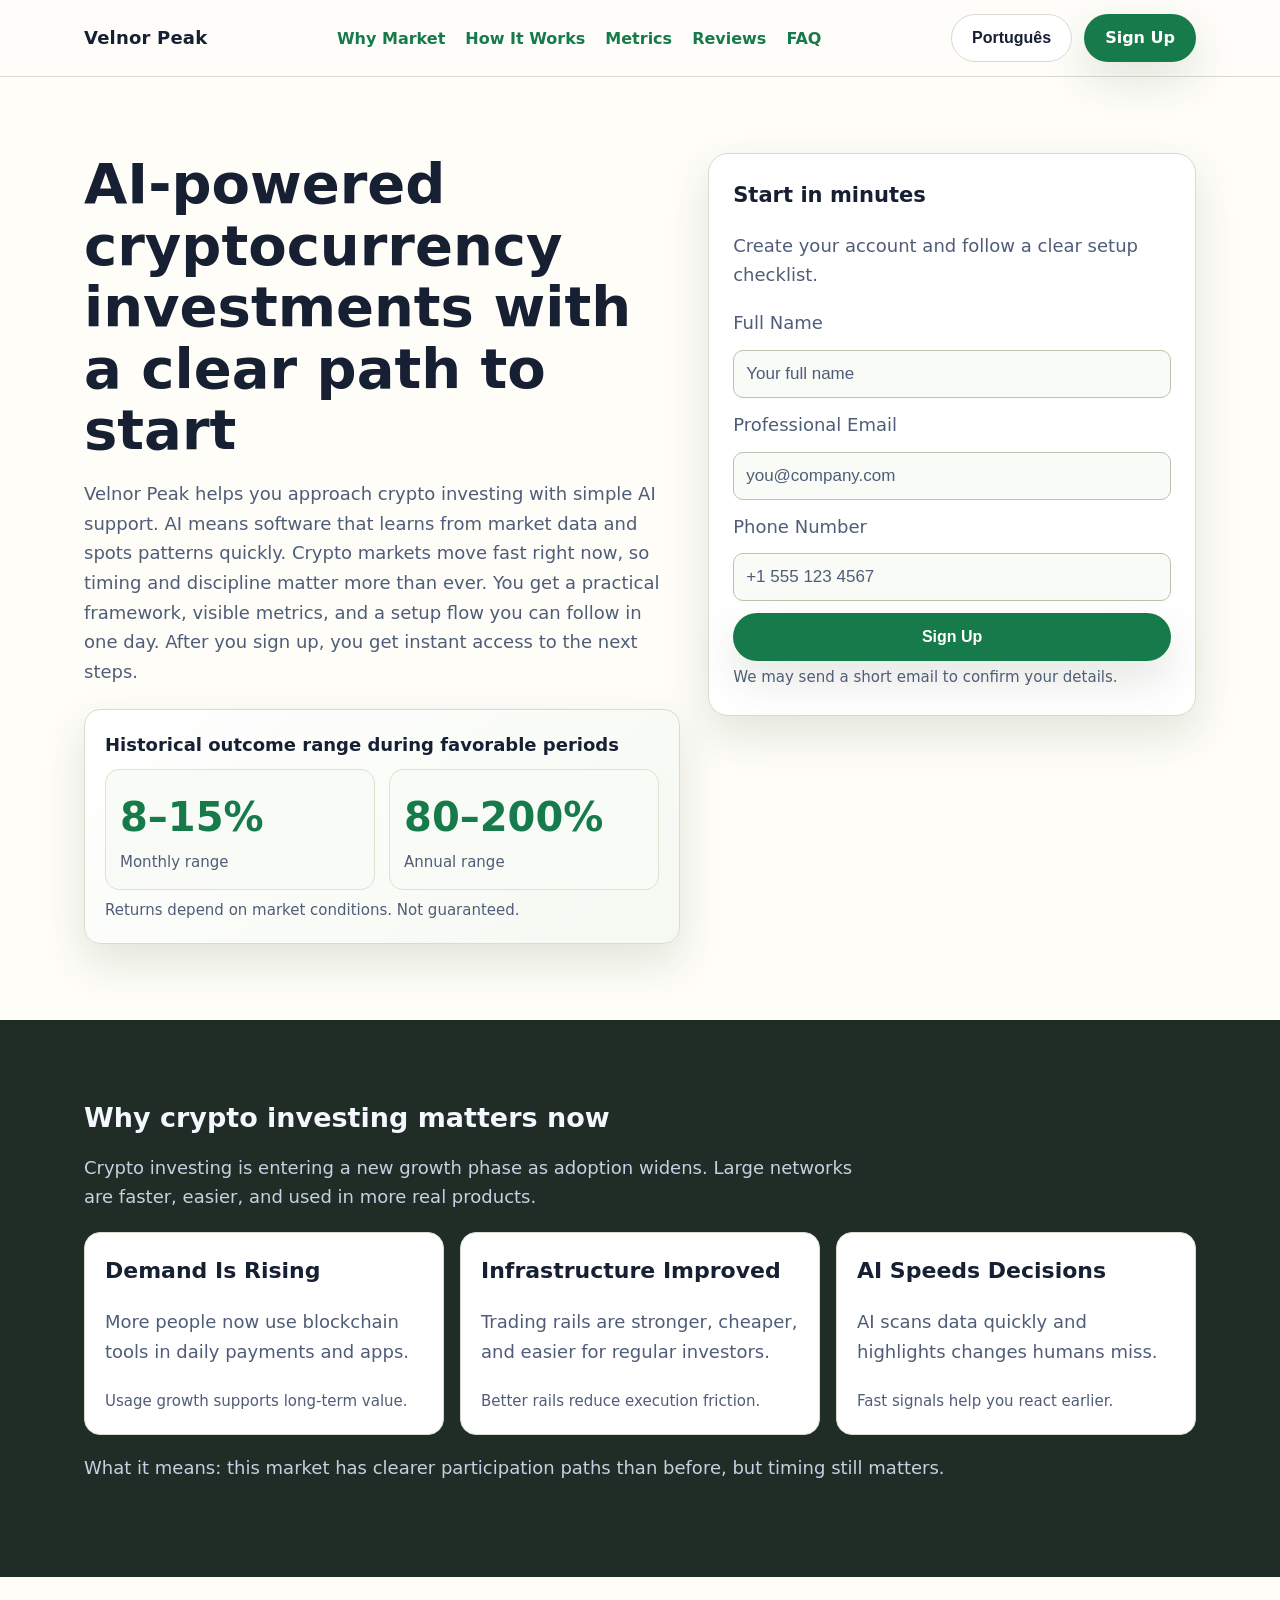
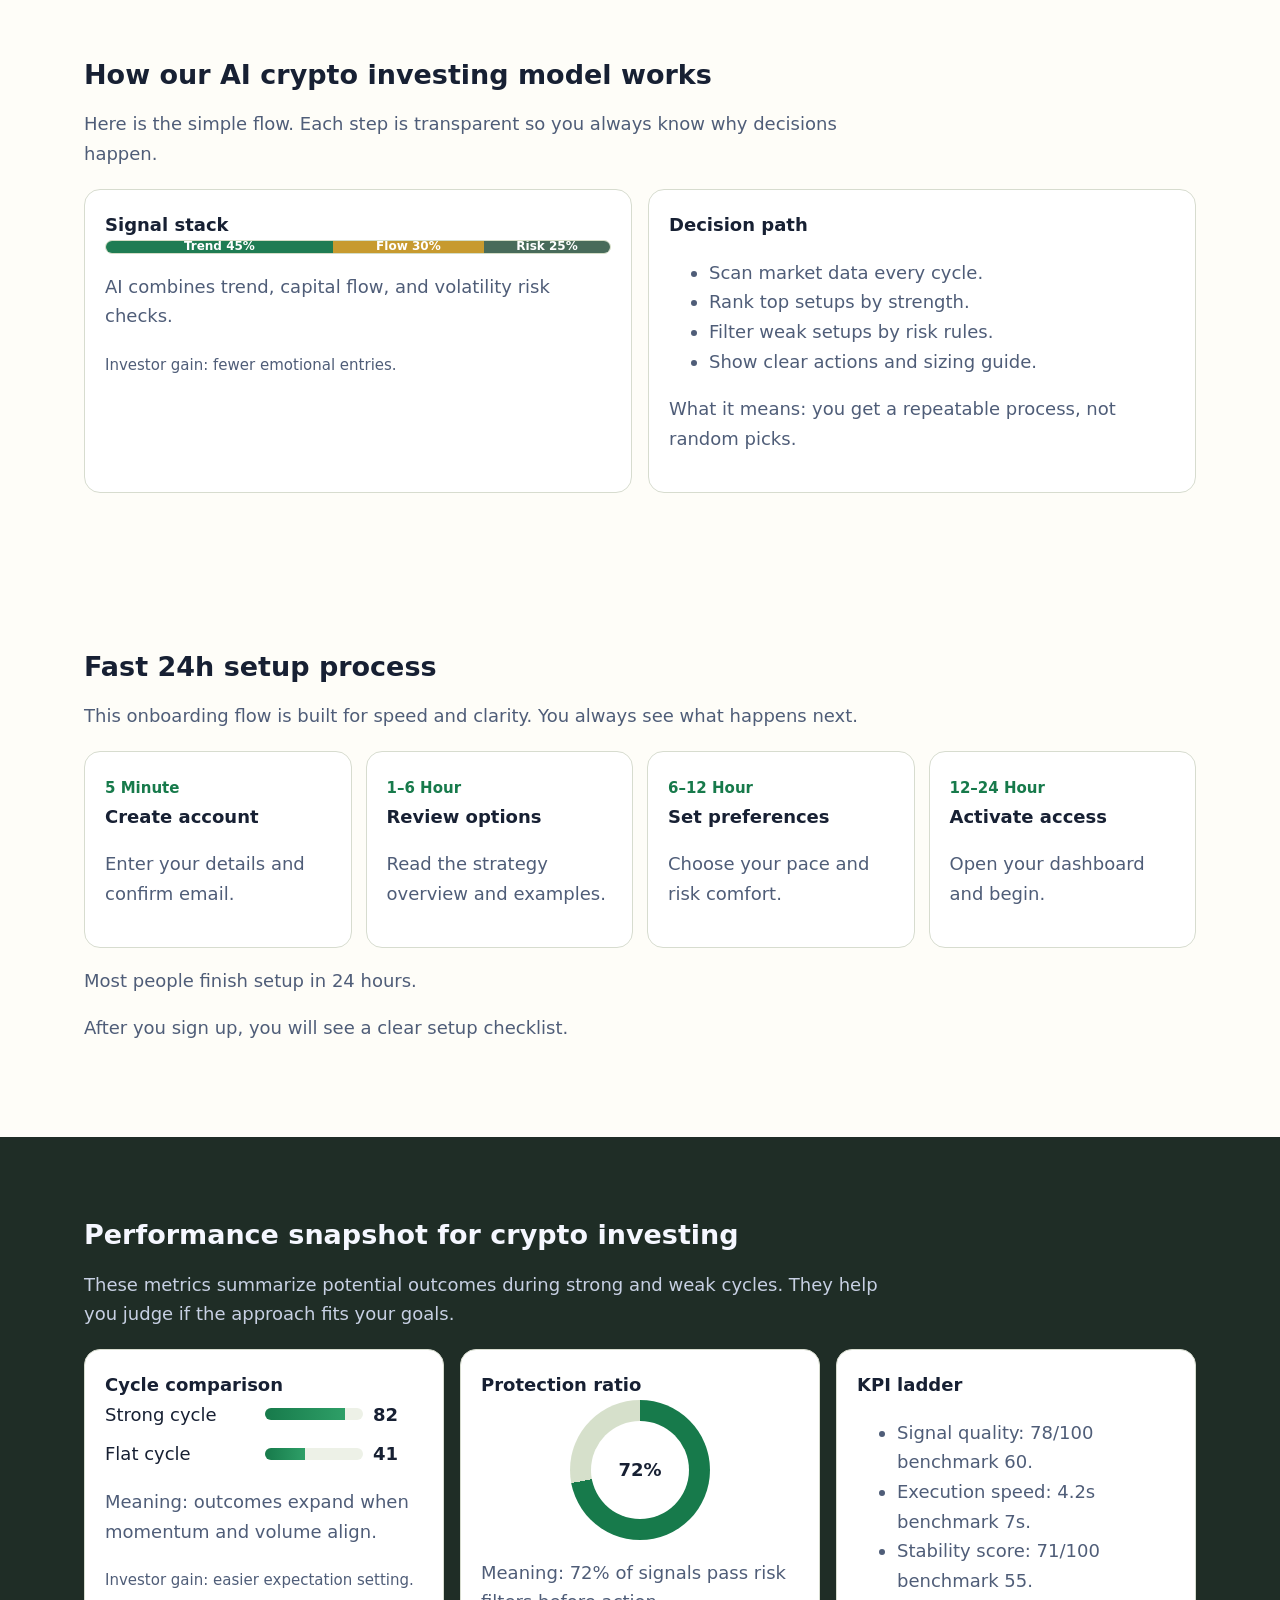
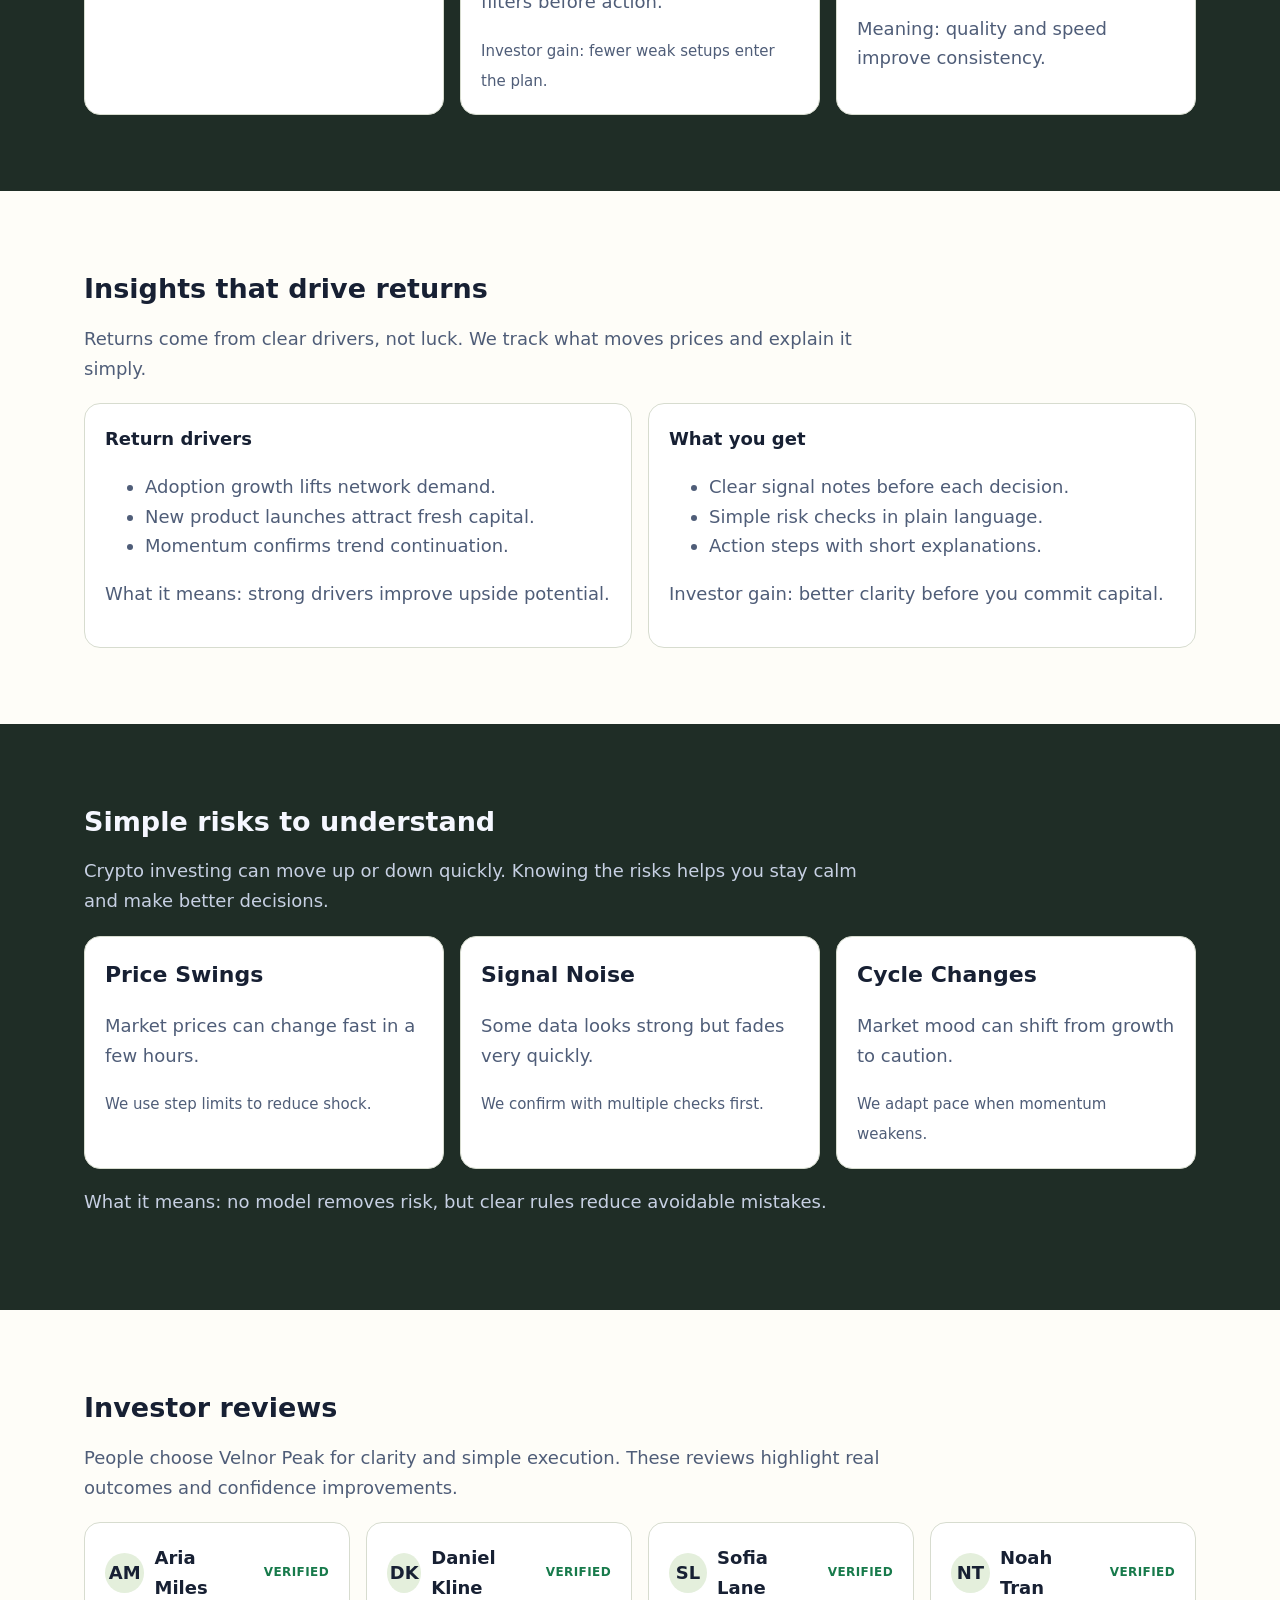
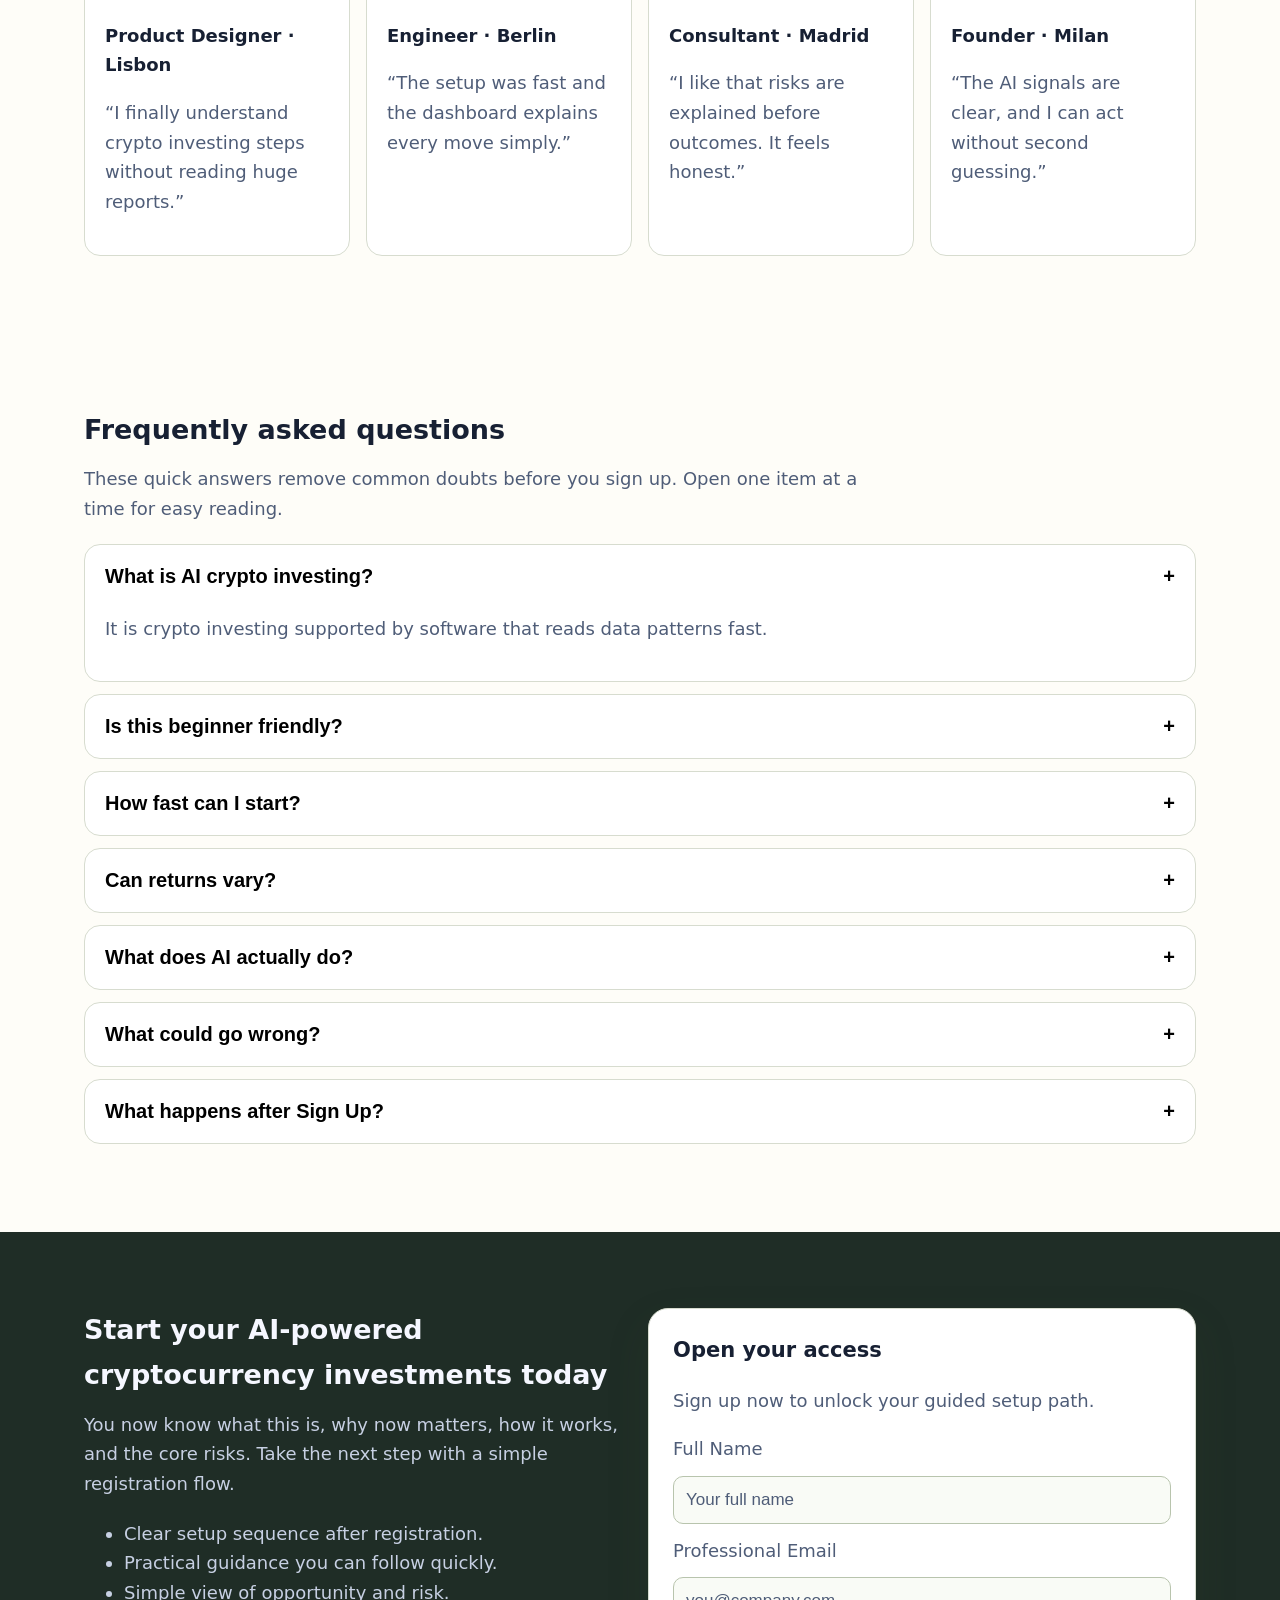
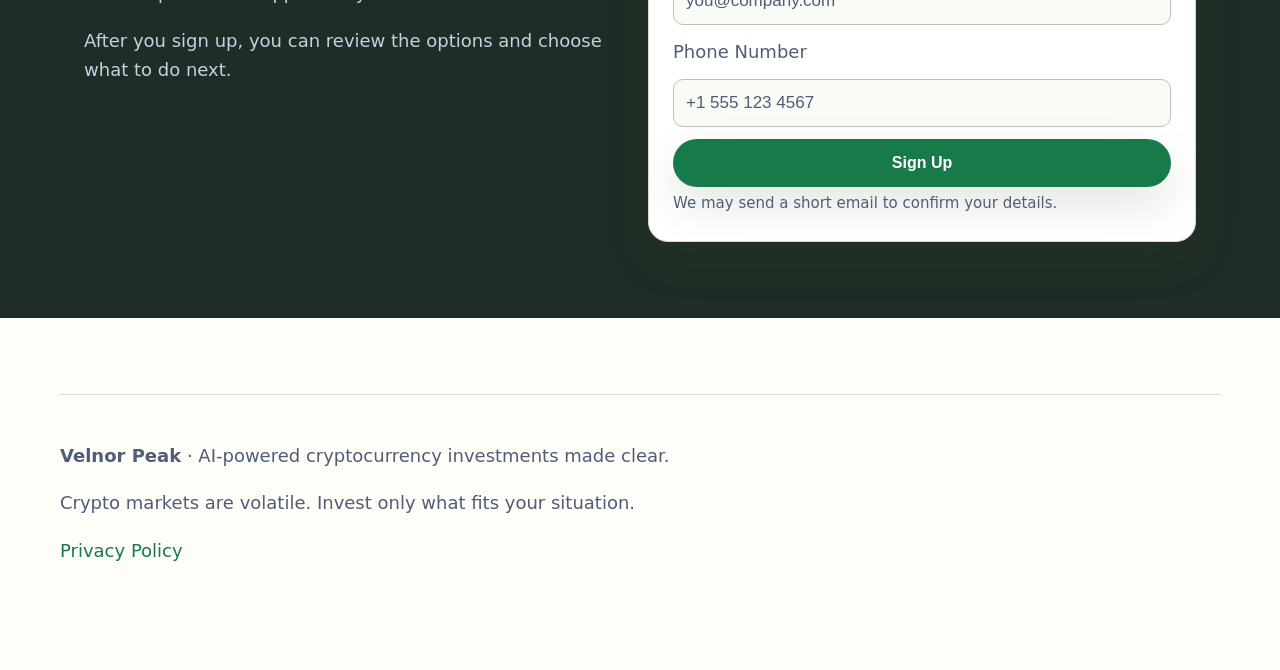
<file: pt/index.html>
<!doctype html>
<html lang="en">
<head>
<meta charset="UTF-8">
<meta name="viewport" content="width=device-width, initial-scale=1.0">
<title>Português | Velnor Peak AI Crypto Investing Platform</title>
<meta name="description" content="Português page for Velnor Peak. Learn AI-powered crypto investing with clear steps, simple risks, and a fast sign-up process.">
<link rel="canonical" href="https://velnorpeak.com/../pt/index.html">
<link rel="alternate" hreflang="en" href="https://velnorpeak.com/index.html">
<link rel="alternate" hreflang="de" href="https://velnorpeak.com/de/index.html">
<link rel="alternate" hreflang="fr" href="https://velnorpeak.com/fr/index.html">
<link rel="alternate" hreflang="es" href="https://velnorpeak.com/es/index.html">
<link rel="alternate" hreflang="it" href="https://velnorpeak.com/it/index.html">
<link rel="alternate" hreflang="tr" href="https://velnorpeak.com/tr/index.html">
<link rel="alternate" hreflang="pt" href="https://velnorpeak.com/pt/index.html">
<link rel="alternate" hreflang="ja" href="https://velnorpeak.com/jp/index.html">
<link rel="alternate" hreflang="sk" href="https://velnorpeak.com/sk/index.html">
<link rel="alternate" hreflang="nl-BE" href="https://velnorpeak.com/be/index.html">
<link rel="alternate" hreflang="x-default" href="https://velnorpeak.com/index.html">
<meta property="og:title" content="Velnor Peak | AI-Powered Cryptocurrency Investments">
<meta property="og:description" content="A clear way to start crypto investing with AI support and transparent steps.">
<meta property="og:type" content="website">
<meta property="og:url" content="https://velnorpeak.com/../pt/index.html">
<meta name="twitter:card" content="summary_large_image">
<meta name="twitter:title" content="Velnor Peak | AI-Powered Cryptocurrency Investments">
<meta name="twitter:description" content="Simple AI crypto investing. See how it works before you sign up.">
<link rel="stylesheet" href="../assets/style.css">
<script defer src="../assets/app.js"></script>
</head>
<body>
<header>
  <div class="container topbar">
    <div class="brand">Velnor Peak</div>
    <nav aria-label="Primary">
      <ul>
        <li><a class="nav-link" href="#market">Why Market</a></li>
        <li><a class="nav-link" href="#model">How It Works</a></li>
        <li><a class="nav-link" href="#metrics">Metrics</a></li>
        <li><a class="nav-link" href="#reviews">Reviews</a></li>
        <li><a class="nav-link" href="#faq">FAQ</a></li>
      </ul>
    </nav>
    <div class="header-right">
      <div class="lang-switcher" data-lang-switch>
        <button class="lang-toggle" aria-label="Language menu">Português</button>
        <div class="lang-menu"><a href="../index.html"><svg class="flag" viewBox="0 0 24 24" aria-hidden="true"><rect width="24" height="24" rx="4" fill="#e8efe0"></rect><text x="12" y="15" text-anchor="middle" font-size="8" fill="#172033" font-family="Arial">GB</text></svg><span>English</span></a>
<a href="../de/index.html"><svg class="flag" viewBox="0 0 24 24" aria-hidden="true"><rect width="24" height="24" rx="4" fill="#e8efe0"></rect><text x="12" y="15" text-anchor="middle" font-size="8" fill="#172033" font-family="Arial">DE</text></svg><span>Deutsch</span></a>
<a href="../fr/index.html"><svg class="flag" viewBox="0 0 24 24" aria-hidden="true"><rect width="24" height="24" rx="4" fill="#e8efe0"></rect><text x="12" y="15" text-anchor="middle" font-size="8" fill="#172033" font-family="Arial">FR</text></svg><span>Français</span></a>
<a href="../es/index.html"><svg class="flag" viewBox="0 0 24 24" aria-hidden="true"><rect width="24" height="24" rx="4" fill="#e8efe0"></rect><text x="12" y="15" text-anchor="middle" font-size="8" fill="#172033" font-family="Arial">ES</text></svg><span>Español</span></a>
<a href="../it/index.html"><svg class="flag" viewBox="0 0 24 24" aria-hidden="true"><rect width="24" height="24" rx="4" fill="#e8efe0"></rect><text x="12" y="15" text-anchor="middle" font-size="8" fill="#172033" font-family="Arial">IT</text></svg><span>Italiano</span></a>
<a href="../tr/index.html"><svg class="flag" viewBox="0 0 24 24" aria-hidden="true"><rect width="24" height="24" rx="4" fill="#e8efe0"></rect><text x="12" y="15" text-anchor="middle" font-size="8" fill="#172033" font-family="Arial">TR</text></svg><span>Türkçe</span></a>
<a href="../pt/index.html"><svg class="flag" viewBox="0 0 24 24" aria-hidden="true"><rect width="24" height="24" rx="4" fill="#e8efe0"></rect><text x="12" y="15" text-anchor="middle" font-size="8" fill="#172033" font-family="Arial">PT</text></svg><span>Português</span></a>
<a href="../jp/index.html"><svg class="flag" viewBox="0 0 24 24" aria-hidden="true"><rect width="24" height="24" rx="4" fill="#e8efe0"></rect><text x="12" y="15" text-anchor="middle" font-size="8" fill="#172033" font-family="Arial">JP</text></svg><span>日本語</span></a>
<a href="../sk/index.html"><svg class="flag" viewBox="0 0 24 24" aria-hidden="true"><rect width="24" height="24" rx="4" fill="#e8efe0"></rect><text x="12" y="15" text-anchor="middle" font-size="8" fill="#172033" font-family="Arial">SK</text></svg><span>Slovak</span></a>
<a href="../be/index.html"><svg class="flag" viewBox="0 0 24 24" aria-hidden="true"><rect width="24" height="24" rx="4" fill="#e8efe0"></rect><text x="12" y="15" text-anchor="middle" font-size="8" fill="#172033" font-family="Arial">BE</text></svg><span>Nederlands (BE)</span></a></div>
      </div>
      <a href="#signup-final" class="btn">Sign Up</a>
      <button id="burgerBtn" class="burger" aria-label="Open menu">☰</button>
    </div>
  </div>
</header>

<div id="drawerBackdrop" class="drawer-backdrop"></div>
<aside id="drawer" class="drawer" aria-label="Mobile navigation">
  <button id="drawerClose" class="icon-btn" aria-label="Close menu">✕</button>
  <nav>
    <ul>
      <li><a class="nav-link" href="#market">Why Market</a></li>
      <li><a class="nav-link" href="#model">How It Works</a></li>
      <li><a class="nav-link" href="#metrics">Metrics</a></li>
      <li><a class="nav-link" href="#reviews">Reviews</a></li>
      <li><a class="nav-link" href="#faq">FAQ</a></li>
    </ul>
  </nav>
  <div class="lang-switcher" data-lang-switch>
    <button class="lang-toggle" aria-label="Language menu">Português</button>
    <div class="lang-menu"><a href="../index.html"><svg class="flag" viewBox="0 0 24 24" aria-hidden="true"><rect width="24" height="24" rx="4" fill="#e8efe0"></rect><text x="12" y="15" text-anchor="middle" font-size="8" fill="#172033" font-family="Arial">GB</text></svg><span>English</span></a>
<a href="../de/index.html"><svg class="flag" viewBox="0 0 24 24" aria-hidden="true"><rect width="24" height="24" rx="4" fill="#e8efe0"></rect><text x="12" y="15" text-anchor="middle" font-size="8" fill="#172033" font-family="Arial">DE</text></svg><span>Deutsch</span></a>
<a href="../fr/index.html"><svg class="flag" viewBox="0 0 24 24" aria-hidden="true"><rect width="24" height="24" rx="4" fill="#e8efe0"></rect><text x="12" y="15" text-anchor="middle" font-size="8" fill="#172033" font-family="Arial">FR</text></svg><span>Français</span></a>
<a href="../es/index.html"><svg class="flag" viewBox="0 0 24 24" aria-hidden="true"><rect width="24" height="24" rx="4" fill="#e8efe0"></rect><text x="12" y="15" text-anchor="middle" font-size="8" fill="#172033" font-family="Arial">ES</text></svg><span>Español</span></a>
<a href="../it/index.html"><svg class="flag" viewBox="0 0 24 24" aria-hidden="true"><rect width="24" height="24" rx="4" fill="#e8efe0"></rect><text x="12" y="15" text-anchor="middle" font-size="8" fill="#172033" font-family="Arial">IT</text></svg><span>Italiano</span></a>
<a href="../tr/index.html"><svg class="flag" viewBox="0 0 24 24" aria-hidden="true"><rect width="24" height="24" rx="4" fill="#e8efe0"></rect><text x="12" y="15" text-anchor="middle" font-size="8" fill="#172033" font-family="Arial">TR</text></svg><span>Türkçe</span></a>
<a href="../pt/index.html"><svg class="flag" viewBox="0 0 24 24" aria-hidden="true"><rect width="24" height="24" rx="4" fill="#e8efe0"></rect><text x="12" y="15" text-anchor="middle" font-size="8" fill="#172033" font-family="Arial">PT</text></svg><span>Português</span></a>
<a href="../jp/index.html"><svg class="flag" viewBox="0 0 24 24" aria-hidden="true"><rect width="24" height="24" rx="4" fill="#e8efe0"></rect><text x="12" y="15" text-anchor="middle" font-size="8" fill="#172033" font-family="Arial">JP</text></svg><span>日本語</span></a>
<a href="../sk/index.html"><svg class="flag" viewBox="0 0 24 24" aria-hidden="true"><rect width="24" height="24" rx="4" fill="#e8efe0"></rect><text x="12" y="15" text-anchor="middle" font-size="8" fill="#172033" font-family="Arial">SK</text></svg><span>Slovak</span></a>
<a href="../be/index.html"><svg class="flag" viewBox="0 0 24 24" aria-hidden="true"><rect width="24" height="24" rx="4" fill="#e8efe0"></rect><text x="12" y="15" text-anchor="middle" font-size="8" fill="#172033" font-family="Arial">BE</text></svg><span>Nederlands (BE)</span></a></div>
  </div>
  <a href="#signup-final" class="btn">Sign Up</a>
</aside>

<main>
<section class="section light hero" id="hero">
  <div class="container hero-grid">
    <div>
      <h1>AI-powered cryptocurrency investments with a clear path to start</h1>
      <p class="lead">Velnor Peak helps you approach crypto investing with simple AI support. AI means software that learns from market data and spots patterns quickly. Crypto markets move fast right now, so timing and discipline matter more than ever. You get a practical framework, visible metrics, and a setup flow you can follow in one day. After you sign up, you get instant access to the next steps.</p>
      <div class="performance-panel hero-panel visual-card">
        <div class="performance-title">Historical outcome range during favorable periods</div>
        <div class="performance-split">
          <div class="range-box">
            <div class="range-value">8–15%</div>
            <div class="range-label">Monthly range</div>
          </div>
          <div class="range-box">
            <div class="range-value">80–200%</div>
            <div class="range-label">Annual range</div>
          </div>
        </div>
        <div class="disclaimer">Returns depend on market conditions. Not guaranteed.</div>
      </div>
    </div>
    <div class="form-card">
      <h3 class="form-title">Start in minutes</h3>
      <p class="form-sub">Create your account and follow a clear setup checklist.</p>
      <form>
        <label for="name1">Full Name</label>
        <input id="name1" name="name" placeholder="Your full name" required>
        <label for="email1">Professional Email</label>
        <input id="email1" name="email" type="email" placeholder="you@company.com" required>
        <label for="phone1">Phone Number</label>
        <input id="phone1" name="phone" type="tel" placeholder="+1 555 123 4567" required>
        <button class="btn" type="submit">Sign Up</button>
      </form>
      <small>We may send a short email to confirm your details.</small>
    </div>
  </div>
</section>

<section class="section dark" id="market">
  <div class="container">
    <h2>Why crypto investing matters now</h2>
    <p class="intro">Crypto investing is entering a new growth phase as adoption widens. Large networks are faster, easier, and used in more real products.</p>
    <div class="grid-3">
      <article class="card"><h3>Demand Is Rising</h3><p>More people now use blockchain tools in daily payments and apps.</p><small class="muted">Usage growth supports long-term value.</small></article>
      <article class="card"><h3>Infrastructure Improved</h3><p>Trading rails are stronger, cheaper, and easier for regular investors.</p><small class="muted">Better rails reduce execution friction.</small></article>
      <article class="card"><h3>AI Speeds Decisions</h3><p>AI scans data quickly and highlights changes humans miss.</p><small class="muted">Fast signals help you react earlier.</small></article>
    </div>
    <p>What it means: this market has clearer participation paths than before, but timing still matters.</p>
  </div>
</section>

<section class="section light" id="model">
  <div class="container">
    <h2>How our AI crypto investing model works</h2>
    <p class="intro">Here is the simple flow. Each step is transparent so you always know why decisions happen.</p>
    <div class="grid-2">
      <article class="visual-card card">
        <h4>Signal stack</h4>
        <div class="bar"><div class="seg a" style="width:45%">Trend 45%</div><div class="seg b" style="width:30%">Flow 30%</div><div class="seg c" style="width:25%">Risk 25%</div></div>
        <p>AI combines trend, capital flow, and volatility risk checks.</p>
        <small>Investor gain: fewer emotional entries.</small>
      </article>
      <article class="visual-card card">
        <h4>Decision path</h4>
        <ul>
          <li>Scan market data every cycle.</li>
          <li>Rank top setups by strength.</li>
          <li>Filter weak setups by risk rules.</li>
          <li>Show clear actions and sizing guide.</li>
        </ul>
        <p>What it means: you get a repeatable process, not random picks.</p>
      </article>
    </div>
  </div>
</section>

<section class="section light" id="process">
  <div class="container">
    <h2>Fast 24h setup process</h2>
    <p class="intro">This onboarding flow is built for speed and clarity. You always see what happens next.</p>
    <div class="process-row">
      <article class="process-card card"><span class="time">5 Minute</span><h4>Create account</h4><p>Enter your details and confirm email.</p></article>
      <article class="process-card card"><span class="time">1–6 Hour</span><h4>Review options</h4><p>Read the strategy overview and examples.</p></article>
      <article class="process-card card"><span class="time">6–12 Hour</span><h4>Set preferences</h4><p>Choose your pace and risk comfort.</p></article>
      <article class="process-card card"><span class="time">12–24 Hour</span><h4>Activate access</h4><p>Open your dashboard and begin.</p></article>
    </div>
    <p>Most people finish setup in 24 hours.</p>
    <p>After you sign up, you will see a clear setup checklist.</p>
  </div>
</section>

<section class="section dark" id="metrics">
  <div class="container">
    <h2>Performance snapshot for crypto investing</h2>
    <p class="intro">These metrics summarize potential outcomes during strong and weak cycles. They help you judge if the approach fits your goals.</p>
    <div class="grid-3">
      <article class="metric-card card">
        <h4>Cycle comparison</h4>
        <div class="dual-bars">
          <div class="dual"><span>Strong cycle</span><div class="track"><div class="fill" style="width:82%"></div></div><b>82</b></div>
          <div class="dual"><span>Flat cycle</span><div class="track"><div class="fill" style="width:41%"></div></div><b>41</b></div>
        </div>
        <p>Meaning: outcomes expand when momentum and volume align.</p>
        <small>Investor gain: easier expectation setting.</small>
      </article>
      <article class="metric-card card">
        <h4>Protection ratio</h4>
        <div class="ring" aria-hidden="true"></div>
        <p>Meaning: 72% of signals pass risk filters before action.</p>
        <small>Investor gain: fewer weak setups enter the plan.</small>
      </article>
      <article class="metric-card card">
        <h4>KPI ladder</h4>
        <ul>
          <li>Signal quality: 78/100 benchmark 60.</li>
          <li>Execution speed: 4.2s benchmark 7s.</li>
          <li>Stability score: 71/100 benchmark 55.</li>
        </ul>
        <p>Meaning: quality and speed improve consistency.</p>
      </article>
    </div>
  </div>
</section>

<section class="section light" id="insights">
  <div class="container">
    <h2>Insights that drive returns</h2>
    <p class="intro">Returns come from clear drivers, not luck. We track what moves prices and explain it simply.</p>
    <div class="grid-2">
      <article class="card visual-card">
        <h4>Return drivers</h4>
        <ul>
          <li>Adoption growth lifts network demand.</li>
          <li>New product launches attract fresh capital.</li>
          <li>Momentum confirms trend continuation.</li>
        </ul>
        <p>What it means: strong drivers improve upside potential.</p>
      </article>
      <article class="card">
        <h4>What you get</h4>
        <ul>
          <li>Clear signal notes before each decision.</li>
          <li>Simple risk checks in plain language.</li>
          <li>Action steps with short explanations.</li>
        </ul>
        <p>Investor gain: better clarity before you commit capital.</p>
      </article>
    </div>
  </div>
</section>

<section class="section dark" id="risk">
  <div class="container">
    <h2>Simple risks to understand</h2>
    <p class="intro">Crypto investing can move up or down quickly. Knowing the risks helps you stay calm and make better decisions.</p>
    <div class="grid-3">
      <article class="card"><h3>Price Swings</h3><p>Market prices can change fast in a few hours.</p><small>We use step limits to reduce shock.</small></article>
      <article class="card"><h3>Signal Noise</h3><p>Some data looks strong but fades very quickly.</p><small>We confirm with multiple checks first.</small></article>
      <article class="card"><h3>Cycle Changes</h3><p>Market mood can shift from growth to caution.</p><small>We adapt pace when momentum weakens.</small></article>
    </div>
    <p>What it means: no model removes risk, but clear rules reduce avoidable mistakes.</p>
  </div>
</section>

<section class="section light" id="reviews">
  <div class="container">
    <h2>Investor reviews</h2>
    <p class="intro">People choose Velnor Peak for clarity and simple execution. These reviews highlight real outcomes and confidence improvements.</p>
    <div class="grid-4">
      <article class="review-card card"><div class="reviewer"><div class="avatar">AM</div><strong>Aria Miles</strong><span class="verified">VERIFIED</span></div><p><strong>Product Designer · Lisbon</strong></p><p>“I finally understand crypto investing steps without reading huge reports.”</p></article>
      <article class="review-card card"><div class="reviewer"><div class="avatar">DK</div><strong>Daniel Kline</strong><span class="verified">VERIFIED</span></div><p><strong>Engineer · Berlin</strong></p><p>“The setup was fast and the dashboard explains every move simply.”</p></article>
      <article class="review-card card"><div class="reviewer"><div class="avatar">SL</div><strong>Sofia Lane</strong><span class="verified">VERIFIED</span></div><p><strong>Consultant · Madrid</strong></p><p>“I like that risks are explained before outcomes. It feels honest.”</p></article>
      <article class="review-card card"><div class="reviewer"><div class="avatar">NT</div><strong>Noah Tran</strong><span class="verified">VERIFIED</span></div><p><strong>Founder · Milan</strong></p><p>“The AI signals are clear, and I can act without second guessing.”</p></article>
    </div>
  </div>
</section>

<section class="section light" id="faq">
  <div class="container">
    <h2>Frequently asked questions</h2>
    <p class="intro">These quick answers remove common doubts before you sign up. Open one item at a time for easy reading.</p>
    <div>
      <article class="faq-item card open"><button class="faq-q">What is AI crypto investing?<span>+</span></button><div class="faq-a"><p>It is crypto investing supported by software that reads data patterns fast.</p></div></article>
      <article class="faq-item card"><button class="faq-q">Is this beginner friendly?<span>+</span></button><div class="faq-a"><p>Yes. Every step uses plain language and simple examples.</p></div></article>
      <article class="faq-item card"><button class="faq-q">How fast can I start?<span>+</span></button><div class="faq-a"><p>Most users complete setup the same day with the checklist flow.</p></div></article>
      <article class="faq-item card"><button class="faq-q">Can returns vary?<span>+</span></button><div class="faq-a"><p>Yes. Returns change with market conditions and are never guaranteed.</p></div></article>
      <article class="faq-item card"><button class="faq-q">What does AI actually do?<span>+</span></button><div class="faq-a"><p>AI ranks market setups and flags weaker ones before actions.</p></div></article>
      <article class="faq-item card"><button class="faq-q">What could go wrong?<span>+</span></button><div class="faq-a"><p>Prices may drop quickly. Clear risk limits help reduce bigger mistakes.</p></div></article>
      <article class="faq-item card"><button class="faq-q">What happens after Sign Up?<span>+</span></button><div class="faq-a"><p>After you sign up, you can review the options and choose what to do next.</p></div></article>
    </div>
  </div>
</section>

<section class="section dark" id="signup-final">
  <div class="container grid-2">
    <div>
      <h2>Start your AI-powered cryptocurrency investments today</h2>
      <p class="intro">You now know what this is, why now matters, how it works, and the core risks. Take the next step with a simple registration flow.</p>
      <ul>
        <li>Clear setup sequence after registration.</li>
        <li>Practical guidance you can follow quickly.</li>
        <li>Simple view of opportunity and risk.</li>
      </ul>
      <p>After you sign up, you can review the options and choose what to do next.</p>
    </div>
    <div class="form-card">
      <h3>Open your access</h3>
      <p>Sign up now to unlock your guided setup path.</p>
      <form>
        <label for="name2">Full Name</label>
        <input id="name2" name="name" placeholder="Your full name" required>
        <label for="email2">Professional Email</label>
        <input id="email2" name="email" type="email" placeholder="you@company.com" required>
        <label for="phone2">Phone Number</label>
        <input id="phone2" name="phone" type="tel" placeholder="+1 555 123 4567" required>
        <button class="btn" type="submit">Sign Up</button>
      </form>
      <small>We may send a short email to confirm your details.</small>
    </div>
  </div>
</section>
</main>

<footer class="section light">
  <div class="container footer-panel">
    <p><strong>Velnor Peak</strong> · AI-powered cryptocurrency investments made clear.</p>
    <p>Crypto markets are volatile. Invest only what fits your situation.</p>
    <a href="#" data-open-privacy>Privacy Policy</a>
  </div>
</footer>

<div class="modal" id="privacyModal" aria-modal="true" role="dialog">
  <div class="modal-card">
    <div class="modal-top">
      <h3>Privacy Policy</h3>
      <button class="icon-btn" data-close-privacy aria-label="Close privacy modal">✕</button>
    </div>
    <p><strong>Introduction:</strong> We explain clearly how data is used.</p>
    <p><strong>Data collection:</strong> We collect name, email, phone, and technical usage data.</p>
    <p><strong>Legal basis:</strong> We process data to provide requested services and support.</p>
    <p><strong>Cookies:</strong> Cookies help keep sessions secure and improve user experience.</p>
    <p><strong>Retention:</strong> We keep records only as long as necessary for service operations.</p>
    <p><strong>Third-party sharing:</strong> Trusted providers help with hosting, analytics, and email delivery.</p>
    <p><strong>Security:</strong> We use access controls, encryption, and monitoring where possible.</p>
    <p><strong>User rights:</strong> You may request access, correction, deletion, or export of your data.</p>
    <p><strong>International transfers:</strong> Data may be processed in different countries with safeguards.</p>
    <p><strong>Industry risk disclosure:</strong> Investing includes risk, including partial or total loss.</p>
    <p><strong>Contact:</strong> privacy@velnorpeak.com</p>
    <div class="modal-footer"><button class="icon-btn" data-close-privacy>Close</button></div>
  </div>
</div>

<script type="application/ld+json">{"@context":"https://schema.org","@type":"Organization","name":"Velnor Peak","url":"https://velnorpeak.com"}</script>
<script type="application/ld+json">{"@context":"https://schema.org","@type":"WebSite","name":"Velnor Peak","url":"https://velnorpeak.com"}</script>
<script type="application/ld+json">{"@context":"https://schema.org","@type":"FAQPage","mainEntity":[{"@type":"Question","name":"What is AI crypto investing?","acceptedAnswer":{"@type":"Answer","text":"It is crypto investing supported by software that reads data patterns quickly."}},{"@type":"Question","name":"How fast can I start?","acceptedAnswer":{"@type":"Answer","text":"Most users complete setup in 24 hours using a clear checklist."}}]}</script>
<script type="application/ld+json">{"@context":"https://schema.org","@type":"Review","itemReviewed":{"@type":"Service","name":"Velnor Peak"},"author":{"@type":"Person","name":"Aria Miles"},"reviewBody":"I finally understand crypto investing steps without reading huge reports."}</script>
</body>
</html>
</file>
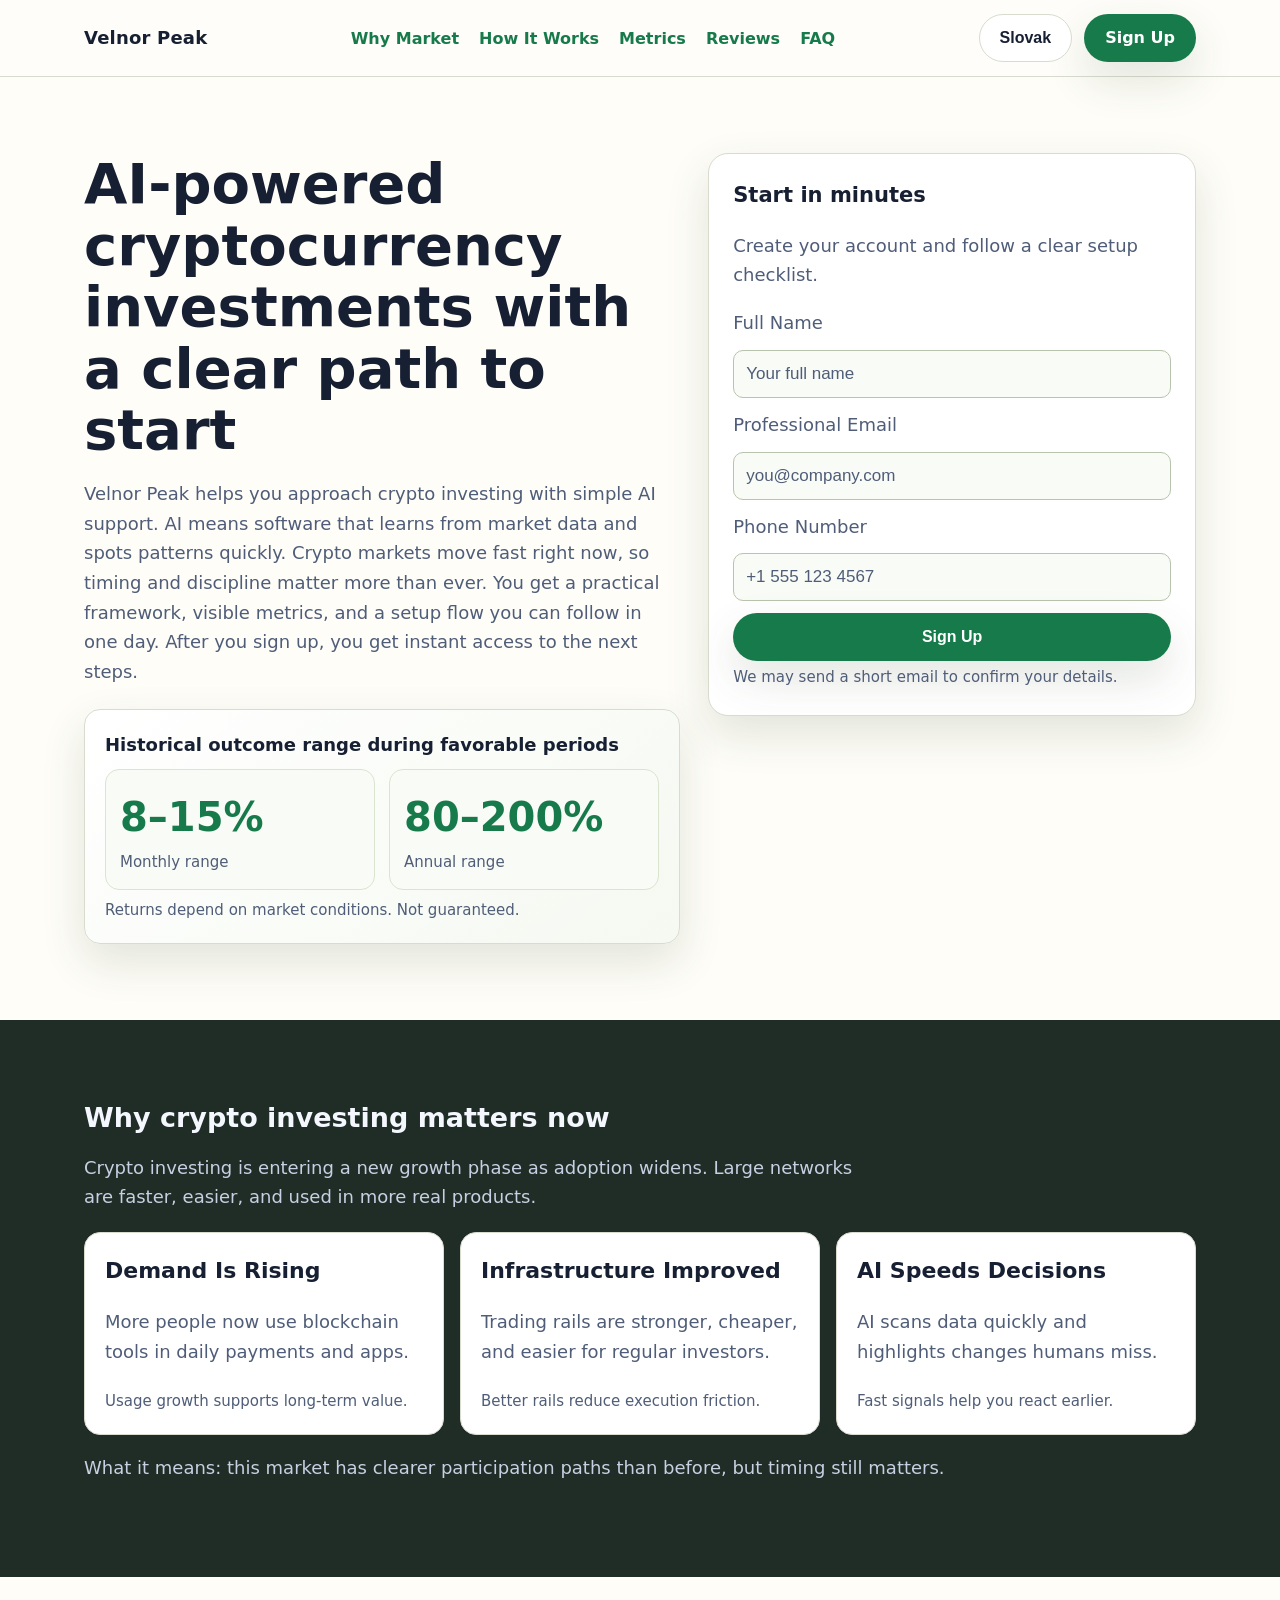
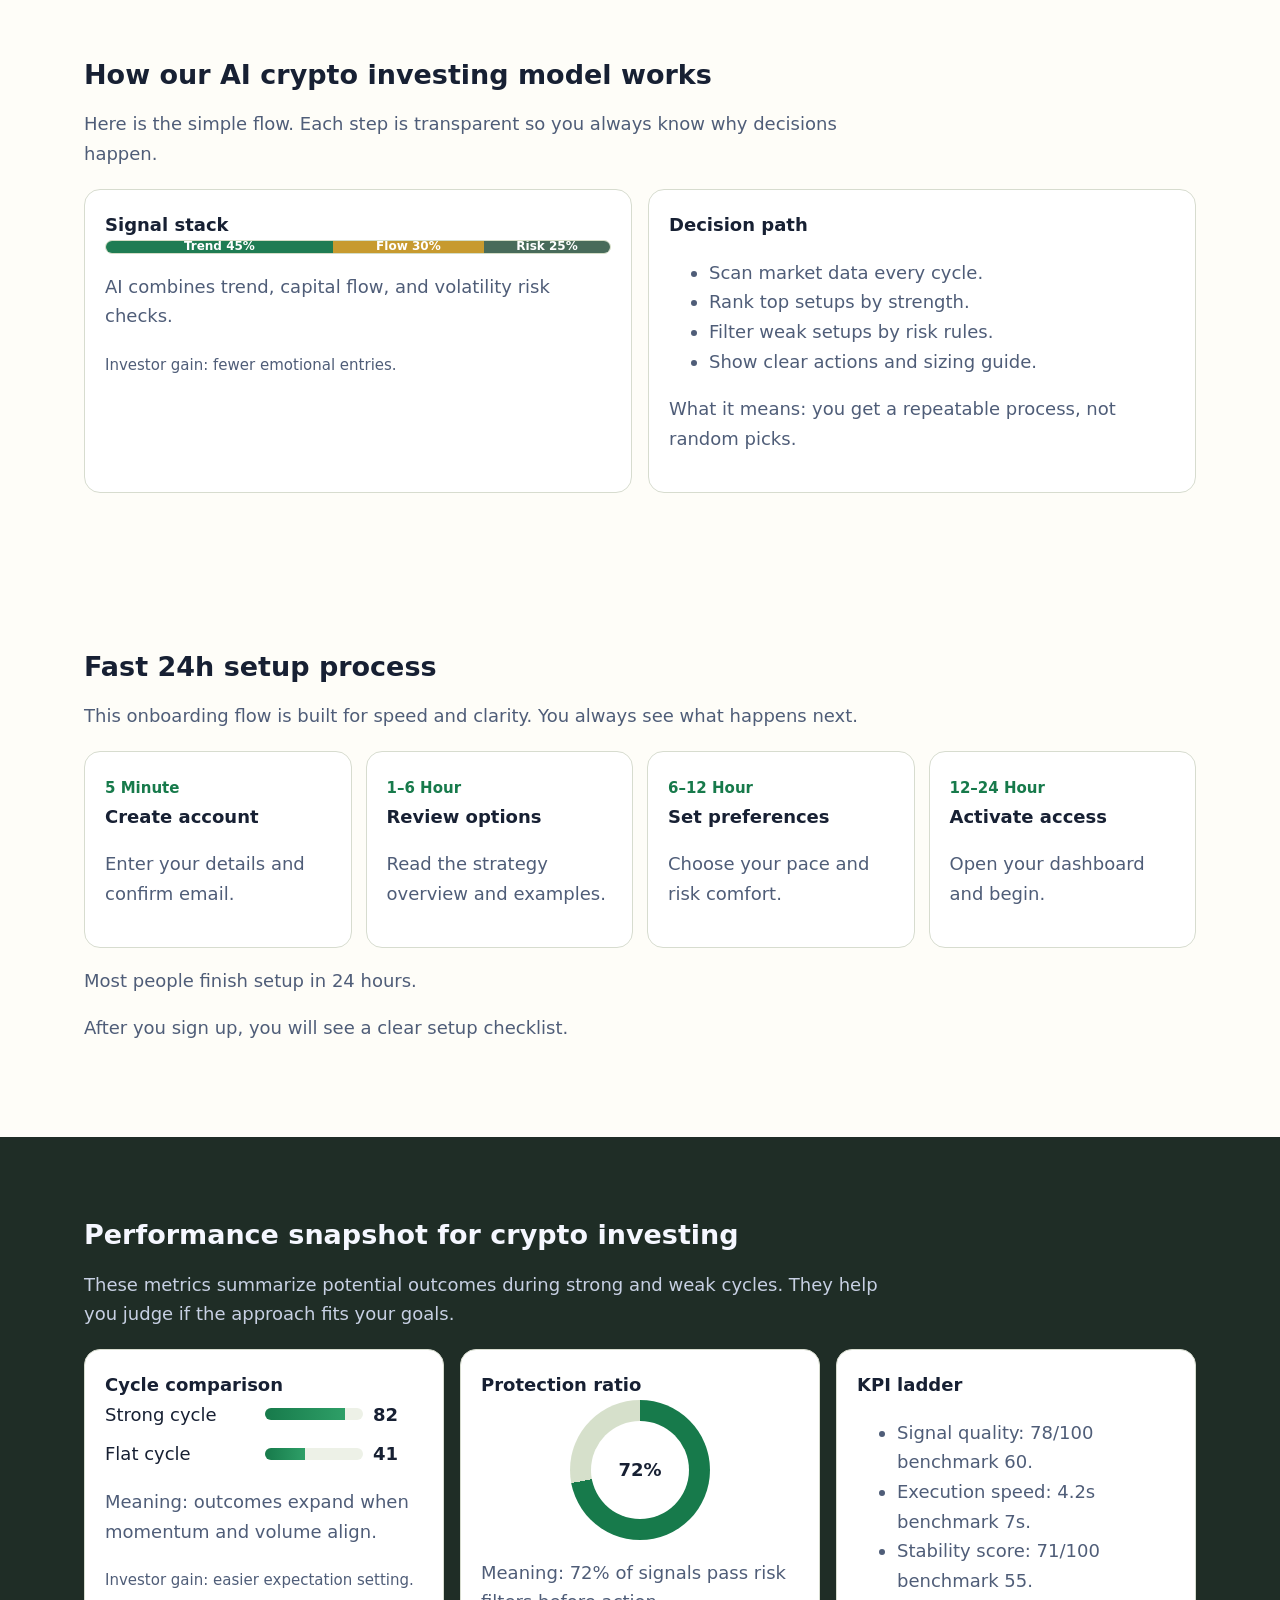
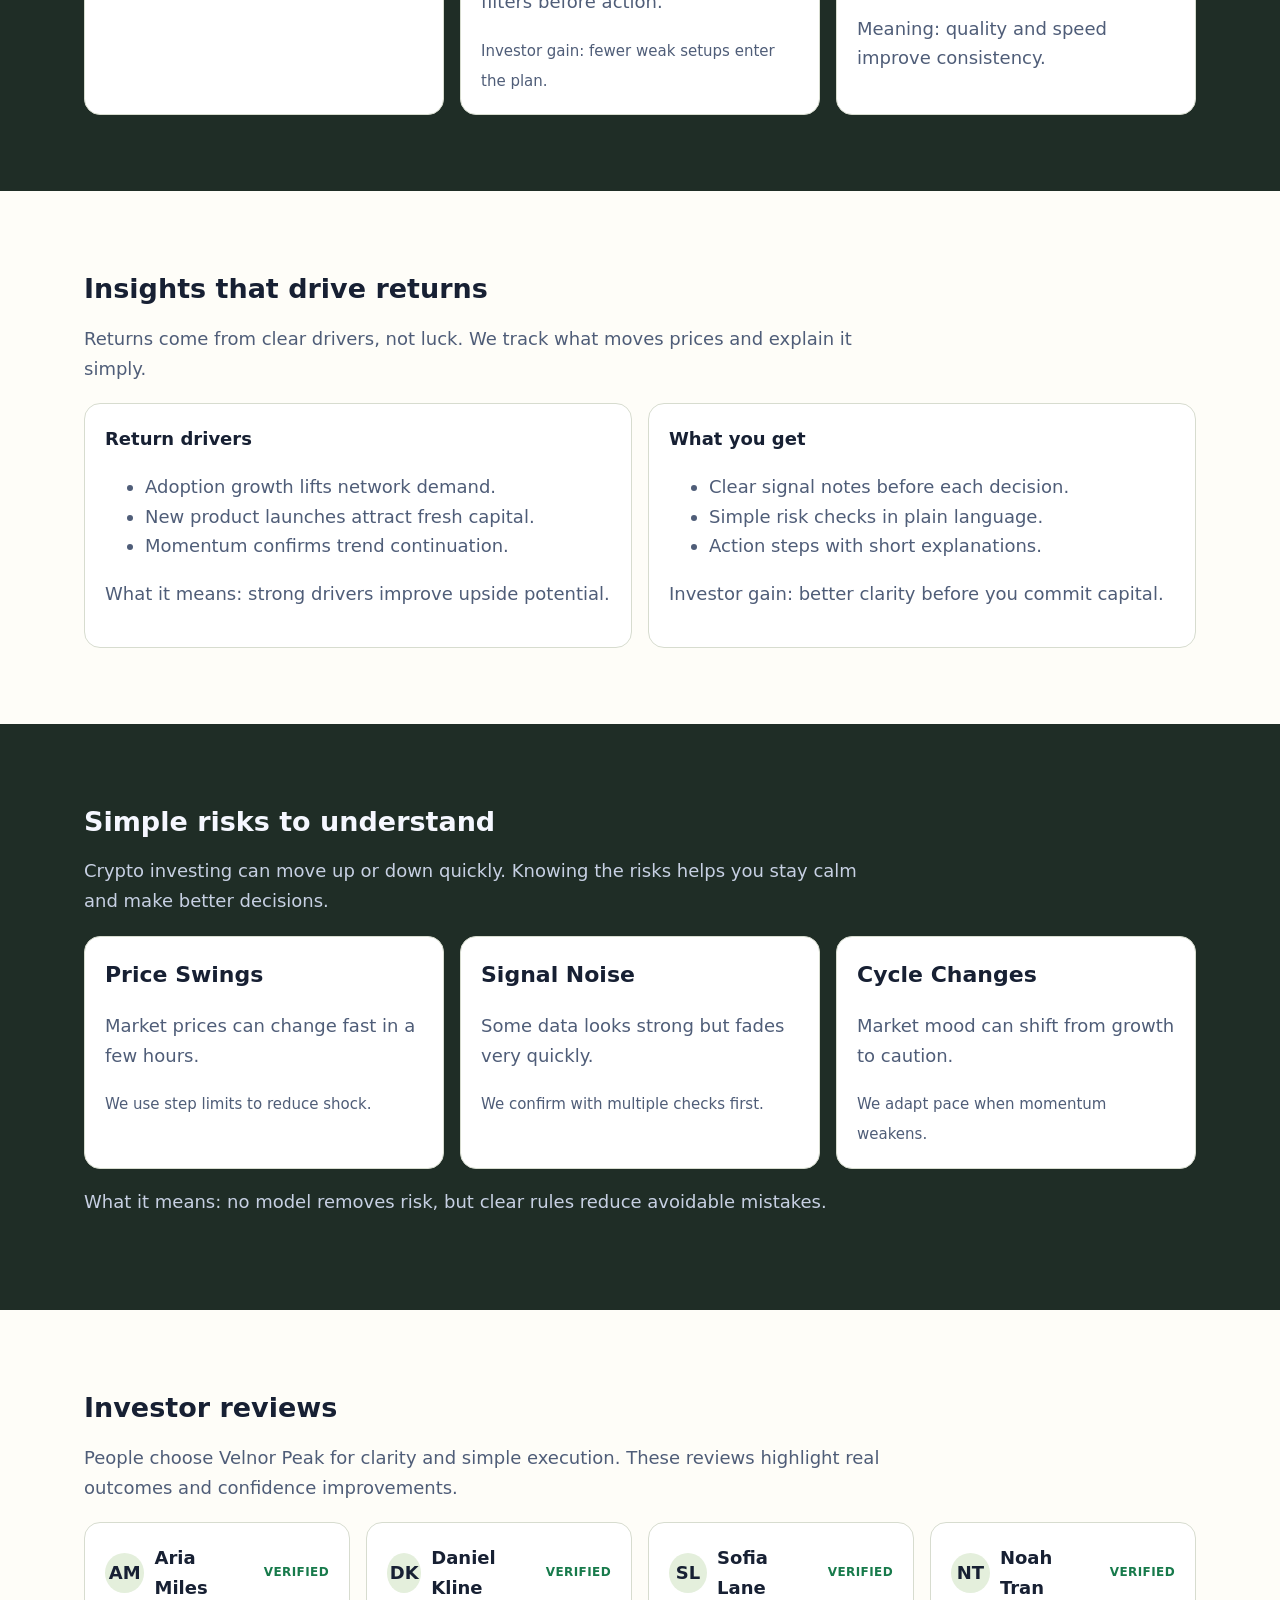
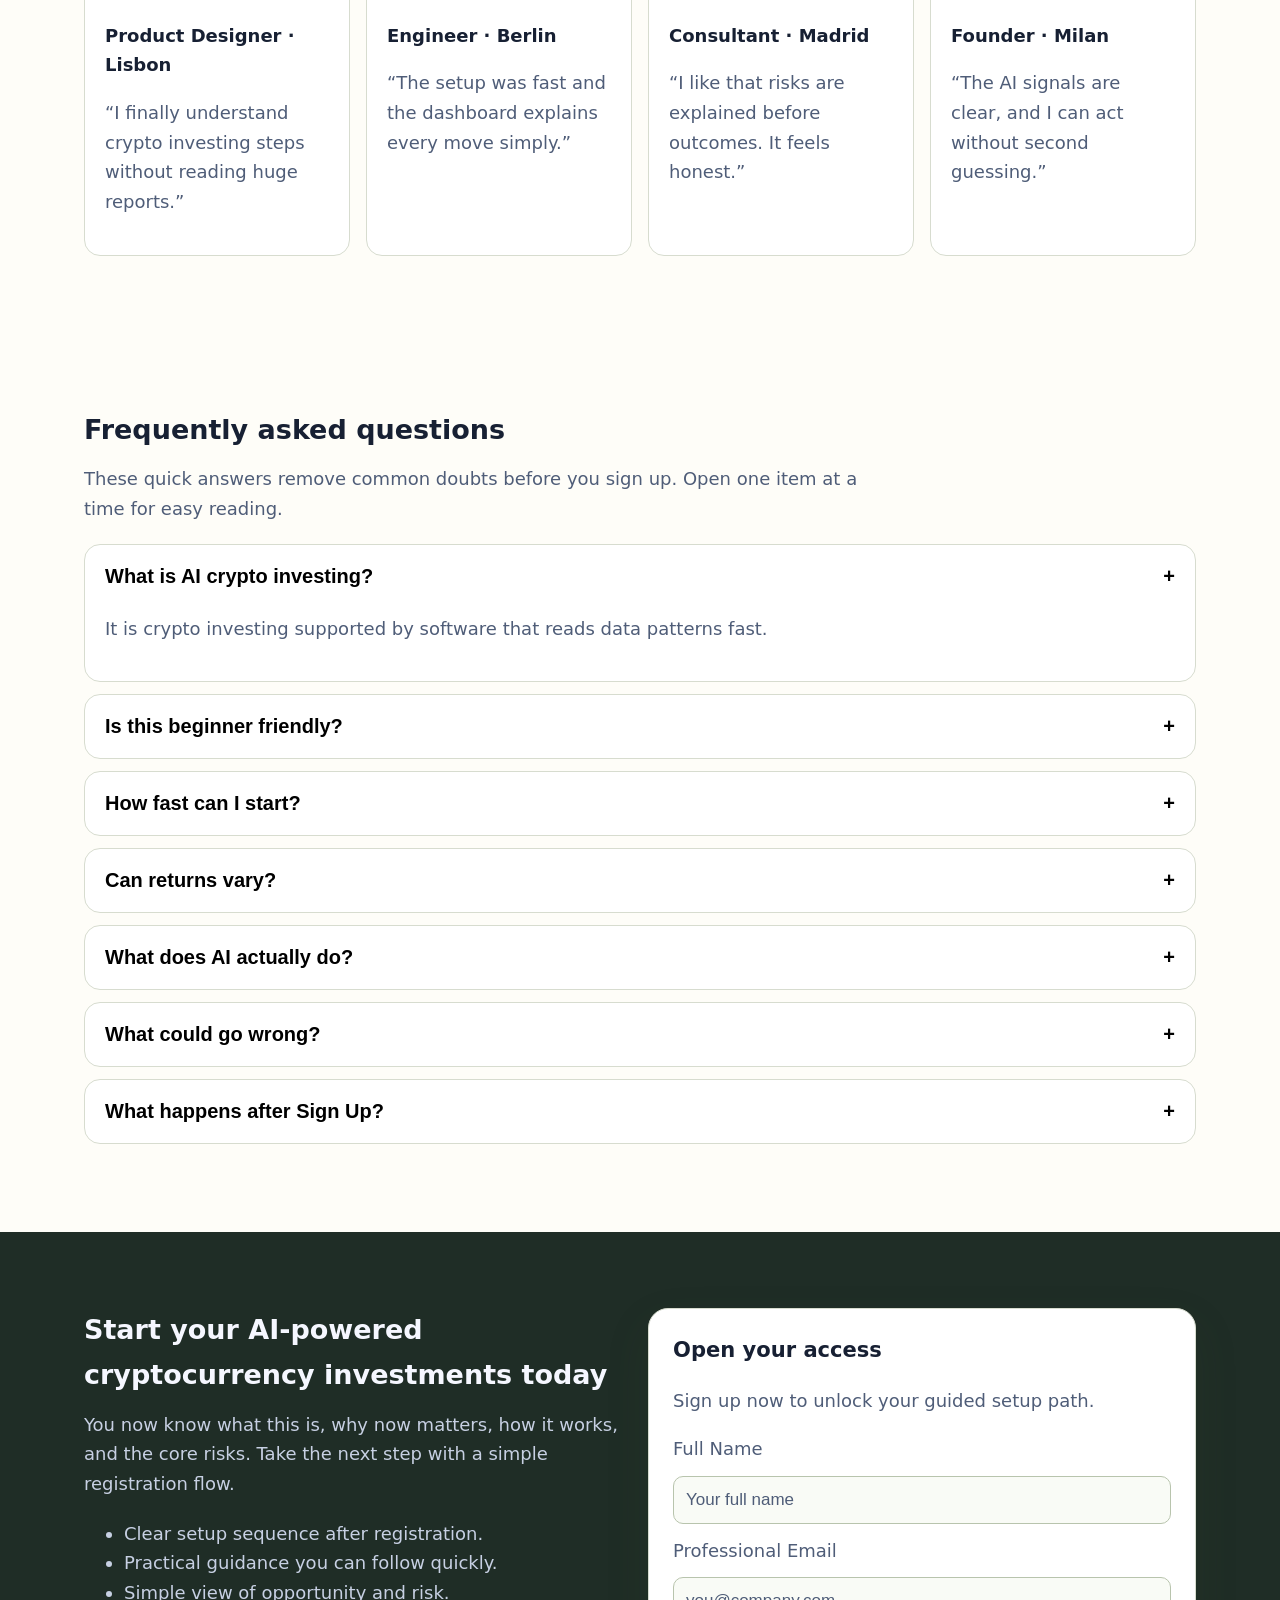
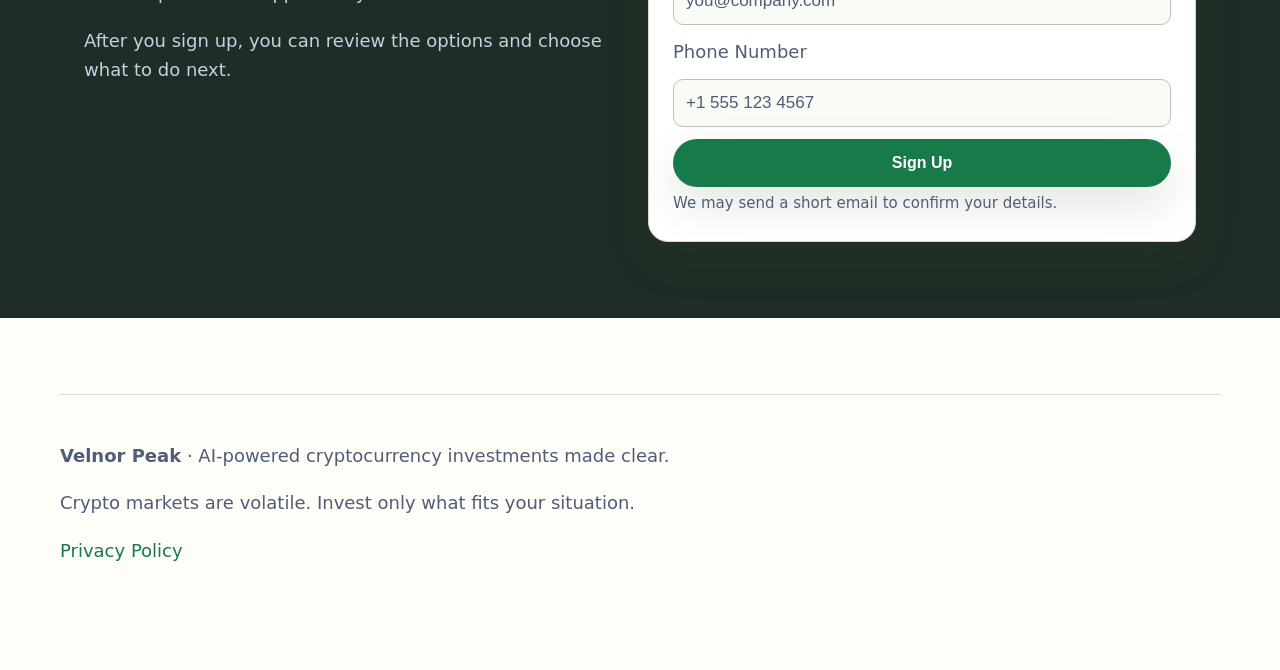
<file: sk/index.html>
<!doctype html>
<html lang="en">
<head>
<meta charset="UTF-8">
<meta name="viewport" content="width=device-width, initial-scale=1.0">
<title>Slovak | Velnor Peak AI Crypto Investing Platform</title>
<meta name="description" content="Slovak page for Velnor Peak. Learn AI-powered crypto investing with clear steps, simple risks, and a fast sign-up process.">
<link rel="canonical" href="https://velnorpeak.com/../sk/index.html">
<link rel="alternate" hreflang="en" href="https://velnorpeak.com/index.html">
<link rel="alternate" hreflang="de" href="https://velnorpeak.com/de/index.html">
<link rel="alternate" hreflang="fr" href="https://velnorpeak.com/fr/index.html">
<link rel="alternate" hreflang="es" href="https://velnorpeak.com/es/index.html">
<link rel="alternate" hreflang="it" href="https://velnorpeak.com/it/index.html">
<link rel="alternate" hreflang="tr" href="https://velnorpeak.com/tr/index.html">
<link rel="alternate" hreflang="pt" href="https://velnorpeak.com/pt/index.html">
<link rel="alternate" hreflang="ja" href="https://velnorpeak.com/jp/index.html">
<link rel="alternate" hreflang="sk" href="https://velnorpeak.com/sk/index.html">
<link rel="alternate" hreflang="nl-BE" href="https://velnorpeak.com/be/index.html">
<link rel="alternate" hreflang="x-default" href="https://velnorpeak.com/index.html">
<meta property="og:title" content="Velnor Peak | AI-Powered Cryptocurrency Investments">
<meta property="og:description" content="A clear way to start crypto investing with AI support and transparent steps.">
<meta property="og:type" content="website">
<meta property="og:url" content="https://velnorpeak.com/../sk/index.html">
<meta name="twitter:card" content="summary_large_image">
<meta name="twitter:title" content="Velnor Peak | AI-Powered Cryptocurrency Investments">
<meta name="twitter:description" content="Simple AI crypto investing. See how it works before you sign up.">
<link rel="stylesheet" href="../assets/style.css">
<script defer src="../assets/app.js"></script>
</head>
<body>
<header>
  <div class="container topbar">
    <div class="brand">Velnor Peak</div>
    <nav aria-label="Primary">
      <ul>
        <li><a class="nav-link" href="#market">Why Market</a></li>
        <li><a class="nav-link" href="#model">How It Works</a></li>
        <li><a class="nav-link" href="#metrics">Metrics</a></li>
        <li><a class="nav-link" href="#reviews">Reviews</a></li>
        <li><a class="nav-link" href="#faq">FAQ</a></li>
      </ul>
    </nav>
    <div class="header-right">
      <div class="lang-switcher" data-lang-switch>
        <button class="lang-toggle" aria-label="Language menu">Slovak</button>
        <div class="lang-menu"><a href="../index.html"><svg class="flag" viewBox="0 0 24 24" aria-hidden="true"><rect width="24" height="24" rx="4" fill="#e8efe0"></rect><text x="12" y="15" text-anchor="middle" font-size="8" fill="#172033" font-family="Arial">GB</text></svg><span>English</span></a>
<a href="../de/index.html"><svg class="flag" viewBox="0 0 24 24" aria-hidden="true"><rect width="24" height="24" rx="4" fill="#e8efe0"></rect><text x="12" y="15" text-anchor="middle" font-size="8" fill="#172033" font-family="Arial">DE</text></svg><span>Deutsch</span></a>
<a href="../fr/index.html"><svg class="flag" viewBox="0 0 24 24" aria-hidden="true"><rect width="24" height="24" rx="4" fill="#e8efe0"></rect><text x="12" y="15" text-anchor="middle" font-size="8" fill="#172033" font-family="Arial">FR</text></svg><span>Français</span></a>
<a href="../es/index.html"><svg class="flag" viewBox="0 0 24 24" aria-hidden="true"><rect width="24" height="24" rx="4" fill="#e8efe0"></rect><text x="12" y="15" text-anchor="middle" font-size="8" fill="#172033" font-family="Arial">ES</text></svg><span>Español</span></a>
<a href="../it/index.html"><svg class="flag" viewBox="0 0 24 24" aria-hidden="true"><rect width="24" height="24" rx="4" fill="#e8efe0"></rect><text x="12" y="15" text-anchor="middle" font-size="8" fill="#172033" font-family="Arial">IT</text></svg><span>Italiano</span></a>
<a href="../tr/index.html"><svg class="flag" viewBox="0 0 24 24" aria-hidden="true"><rect width="24" height="24" rx="4" fill="#e8efe0"></rect><text x="12" y="15" text-anchor="middle" font-size="8" fill="#172033" font-family="Arial">TR</text></svg><span>Türkçe</span></a>
<a href="../pt/index.html"><svg class="flag" viewBox="0 0 24 24" aria-hidden="true"><rect width="24" height="24" rx="4" fill="#e8efe0"></rect><text x="12" y="15" text-anchor="middle" font-size="8" fill="#172033" font-family="Arial">PT</text></svg><span>Português</span></a>
<a href="../jp/index.html"><svg class="flag" viewBox="0 0 24 24" aria-hidden="true"><rect width="24" height="24" rx="4" fill="#e8efe0"></rect><text x="12" y="15" text-anchor="middle" font-size="8" fill="#172033" font-family="Arial">JP</text></svg><span>日本語</span></a>
<a href="../sk/index.html"><svg class="flag" viewBox="0 0 24 24" aria-hidden="true"><rect width="24" height="24" rx="4" fill="#e8efe0"></rect><text x="12" y="15" text-anchor="middle" font-size="8" fill="#172033" font-family="Arial">SK</text></svg><span>Slovak</span></a>
<a href="../be/index.html"><svg class="flag" viewBox="0 0 24 24" aria-hidden="true"><rect width="24" height="24" rx="4" fill="#e8efe0"></rect><text x="12" y="15" text-anchor="middle" font-size="8" fill="#172033" font-family="Arial">BE</text></svg><span>Nederlands (BE)</span></a></div>
      </div>
      <a href="#signup-final" class="btn">Sign Up</a>
      <button id="burgerBtn" class="burger" aria-label="Open menu">☰</button>
    </div>
  </div>
</header>

<div id="drawerBackdrop" class="drawer-backdrop"></div>
<aside id="drawer" class="drawer" aria-label="Mobile navigation">
  <button id="drawerClose" class="icon-btn" aria-label="Close menu">✕</button>
  <nav>
    <ul>
      <li><a class="nav-link" href="#market">Why Market</a></li>
      <li><a class="nav-link" href="#model">How It Works</a></li>
      <li><a class="nav-link" href="#metrics">Metrics</a></li>
      <li><a class="nav-link" href="#reviews">Reviews</a></li>
      <li><a class="nav-link" href="#faq">FAQ</a></li>
    </ul>
  </nav>
  <div class="lang-switcher" data-lang-switch>
    <button class="lang-toggle" aria-label="Language menu">Slovak</button>
    <div class="lang-menu"><a href="../index.html"><svg class="flag" viewBox="0 0 24 24" aria-hidden="true"><rect width="24" height="24" rx="4" fill="#e8efe0"></rect><text x="12" y="15" text-anchor="middle" font-size="8" fill="#172033" font-family="Arial">GB</text></svg><span>English</span></a>
<a href="../de/index.html"><svg class="flag" viewBox="0 0 24 24" aria-hidden="true"><rect width="24" height="24" rx="4" fill="#e8efe0"></rect><text x="12" y="15" text-anchor="middle" font-size="8" fill="#172033" font-family="Arial">DE</text></svg><span>Deutsch</span></a>
<a href="../fr/index.html"><svg class="flag" viewBox="0 0 24 24" aria-hidden="true"><rect width="24" height="24" rx="4" fill="#e8efe0"></rect><text x="12" y="15" text-anchor="middle" font-size="8" fill="#172033" font-family="Arial">FR</text></svg><span>Français</span></a>
<a href="../es/index.html"><svg class="flag" viewBox="0 0 24 24" aria-hidden="true"><rect width="24" height="24" rx="4" fill="#e8efe0"></rect><text x="12" y="15" text-anchor="middle" font-size="8" fill="#172033" font-family="Arial">ES</text></svg><span>Español</span></a>
<a href="../it/index.html"><svg class="flag" viewBox="0 0 24 24" aria-hidden="true"><rect width="24" height="24" rx="4" fill="#e8efe0"></rect><text x="12" y="15" text-anchor="middle" font-size="8" fill="#172033" font-family="Arial">IT</text></svg><span>Italiano</span></a>
<a href="../tr/index.html"><svg class="flag" viewBox="0 0 24 24" aria-hidden="true"><rect width="24" height="24" rx="4" fill="#e8efe0"></rect><text x="12" y="15" text-anchor="middle" font-size="8" fill="#172033" font-family="Arial">TR</text></svg><span>Türkçe</span></a>
<a href="../pt/index.html"><svg class="flag" viewBox="0 0 24 24" aria-hidden="true"><rect width="24" height="24" rx="4" fill="#e8efe0"></rect><text x="12" y="15" text-anchor="middle" font-size="8" fill="#172033" font-family="Arial">PT</text></svg><span>Português</span></a>
<a href="../jp/index.html"><svg class="flag" viewBox="0 0 24 24" aria-hidden="true"><rect width="24" height="24" rx="4" fill="#e8efe0"></rect><text x="12" y="15" text-anchor="middle" font-size="8" fill="#172033" font-family="Arial">JP</text></svg><span>日本語</span></a>
<a href="../sk/index.html"><svg class="flag" viewBox="0 0 24 24" aria-hidden="true"><rect width="24" height="24" rx="4" fill="#e8efe0"></rect><text x="12" y="15" text-anchor="middle" font-size="8" fill="#172033" font-family="Arial">SK</text></svg><span>Slovak</span></a>
<a href="../be/index.html"><svg class="flag" viewBox="0 0 24 24" aria-hidden="true"><rect width="24" height="24" rx="4" fill="#e8efe0"></rect><text x="12" y="15" text-anchor="middle" font-size="8" fill="#172033" font-family="Arial">BE</text></svg><span>Nederlands (BE)</span></a></div>
  </div>
  <a href="#signup-final" class="btn">Sign Up</a>
</aside>

<main>
<section class="section light hero" id="hero">
  <div class="container hero-grid">
    <div>
      <h1>AI-powered cryptocurrency investments with a clear path to start</h1>
      <p class="lead">Velnor Peak helps you approach crypto investing with simple AI support. AI means software that learns from market data and spots patterns quickly. Crypto markets move fast right now, so timing and discipline matter more than ever. You get a practical framework, visible metrics, and a setup flow you can follow in one day. After you sign up, you get instant access to the next steps.</p>
      <div class="performance-panel hero-panel visual-card">
        <div class="performance-title">Historical outcome range during favorable periods</div>
        <div class="performance-split">
          <div class="range-box">
            <div class="range-value">8–15%</div>
            <div class="range-label">Monthly range</div>
          </div>
          <div class="range-box">
            <div class="range-value">80–200%</div>
            <div class="range-label">Annual range</div>
          </div>
        </div>
        <div class="disclaimer">Returns depend on market conditions. Not guaranteed.</div>
      </div>
    </div>
    <div class="form-card">
      <h3 class="form-title">Start in minutes</h3>
      <p class="form-sub">Create your account and follow a clear setup checklist.</p>
      <form>
        <label for="name1">Full Name</label>
        <input id="name1" name="name" placeholder="Your full name" required>
        <label for="email1">Professional Email</label>
        <input id="email1" name="email" type="email" placeholder="you@company.com" required>
        <label for="phone1">Phone Number</label>
        <input id="phone1" name="phone" type="tel" placeholder="+1 555 123 4567" required>
        <button class="btn" type="submit">Sign Up</button>
      </form>
      <small>We may send a short email to confirm your details.</small>
    </div>
  </div>
</section>

<section class="section dark" id="market">
  <div class="container">
    <h2>Why crypto investing matters now</h2>
    <p class="intro">Crypto investing is entering a new growth phase as adoption widens. Large networks are faster, easier, and used in more real products.</p>
    <div class="grid-3">
      <article class="card"><h3>Demand Is Rising</h3><p>More people now use blockchain tools in daily payments and apps.</p><small class="muted">Usage growth supports long-term value.</small></article>
      <article class="card"><h3>Infrastructure Improved</h3><p>Trading rails are stronger, cheaper, and easier for regular investors.</p><small class="muted">Better rails reduce execution friction.</small></article>
      <article class="card"><h3>AI Speeds Decisions</h3><p>AI scans data quickly and highlights changes humans miss.</p><small class="muted">Fast signals help you react earlier.</small></article>
    </div>
    <p>What it means: this market has clearer participation paths than before, but timing still matters.</p>
  </div>
</section>

<section class="section light" id="model">
  <div class="container">
    <h2>How our AI crypto investing model works</h2>
    <p class="intro">Here is the simple flow. Each step is transparent so you always know why decisions happen.</p>
    <div class="grid-2">
      <article class="visual-card card">
        <h4>Signal stack</h4>
        <div class="bar"><div class="seg a" style="width:45%">Trend 45%</div><div class="seg b" style="width:30%">Flow 30%</div><div class="seg c" style="width:25%">Risk 25%</div></div>
        <p>AI combines trend, capital flow, and volatility risk checks.</p>
        <small>Investor gain: fewer emotional entries.</small>
      </article>
      <article class="visual-card card">
        <h4>Decision path</h4>
        <ul>
          <li>Scan market data every cycle.</li>
          <li>Rank top setups by strength.</li>
          <li>Filter weak setups by risk rules.</li>
          <li>Show clear actions and sizing guide.</li>
        </ul>
        <p>What it means: you get a repeatable process, not random picks.</p>
      </article>
    </div>
  </div>
</section>

<section class="section light" id="process">
  <div class="container">
    <h2>Fast 24h setup process</h2>
    <p class="intro">This onboarding flow is built for speed and clarity. You always see what happens next.</p>
    <div class="process-row">
      <article class="process-card card"><span class="time">5 Minute</span><h4>Create account</h4><p>Enter your details and confirm email.</p></article>
      <article class="process-card card"><span class="time">1–6 Hour</span><h4>Review options</h4><p>Read the strategy overview and examples.</p></article>
      <article class="process-card card"><span class="time">6–12 Hour</span><h4>Set preferences</h4><p>Choose your pace and risk comfort.</p></article>
      <article class="process-card card"><span class="time">12–24 Hour</span><h4>Activate access</h4><p>Open your dashboard and begin.</p></article>
    </div>
    <p>Most people finish setup in 24 hours.</p>
    <p>After you sign up, you will see a clear setup checklist.</p>
  </div>
</section>

<section class="section dark" id="metrics">
  <div class="container">
    <h2>Performance snapshot for crypto investing</h2>
    <p class="intro">These metrics summarize potential outcomes during strong and weak cycles. They help you judge if the approach fits your goals.</p>
    <div class="grid-3">
      <article class="metric-card card">
        <h4>Cycle comparison</h4>
        <div class="dual-bars">
          <div class="dual"><span>Strong cycle</span><div class="track"><div class="fill" style="width:82%"></div></div><b>82</b></div>
          <div class="dual"><span>Flat cycle</span><div class="track"><div class="fill" style="width:41%"></div></div><b>41</b></div>
        </div>
        <p>Meaning: outcomes expand when momentum and volume align.</p>
        <small>Investor gain: easier expectation setting.</small>
      </article>
      <article class="metric-card card">
        <h4>Protection ratio</h4>
        <div class="ring" aria-hidden="true"></div>
        <p>Meaning: 72% of signals pass risk filters before action.</p>
        <small>Investor gain: fewer weak setups enter the plan.</small>
      </article>
      <article class="metric-card card">
        <h4>KPI ladder</h4>
        <ul>
          <li>Signal quality: 78/100 benchmark 60.</li>
          <li>Execution speed: 4.2s benchmark 7s.</li>
          <li>Stability score: 71/100 benchmark 55.</li>
        </ul>
        <p>Meaning: quality and speed improve consistency.</p>
      </article>
    </div>
  </div>
</section>

<section class="section light" id="insights">
  <div class="container">
    <h2>Insights that drive returns</h2>
    <p class="intro">Returns come from clear drivers, not luck. We track what moves prices and explain it simply.</p>
    <div class="grid-2">
      <article class="card visual-card">
        <h4>Return drivers</h4>
        <ul>
          <li>Adoption growth lifts network demand.</li>
          <li>New product launches attract fresh capital.</li>
          <li>Momentum confirms trend continuation.</li>
        </ul>
        <p>What it means: strong drivers improve upside potential.</p>
      </article>
      <article class="card">
        <h4>What you get</h4>
        <ul>
          <li>Clear signal notes before each decision.</li>
          <li>Simple risk checks in plain language.</li>
          <li>Action steps with short explanations.</li>
        </ul>
        <p>Investor gain: better clarity before you commit capital.</p>
      </article>
    </div>
  </div>
</section>

<section class="section dark" id="risk">
  <div class="container">
    <h2>Simple risks to understand</h2>
    <p class="intro">Crypto investing can move up or down quickly. Knowing the risks helps you stay calm and make better decisions.</p>
    <div class="grid-3">
      <article class="card"><h3>Price Swings</h3><p>Market prices can change fast in a few hours.</p><small>We use step limits to reduce shock.</small></article>
      <article class="card"><h3>Signal Noise</h3><p>Some data looks strong but fades very quickly.</p><small>We confirm with multiple checks first.</small></article>
      <article class="card"><h3>Cycle Changes</h3><p>Market mood can shift from growth to caution.</p><small>We adapt pace when momentum weakens.</small></article>
    </div>
    <p>What it means: no model removes risk, but clear rules reduce avoidable mistakes.</p>
  </div>
</section>

<section class="section light" id="reviews">
  <div class="container">
    <h2>Investor reviews</h2>
    <p class="intro">People choose Velnor Peak for clarity and simple execution. These reviews highlight real outcomes and confidence improvements.</p>
    <div class="grid-4">
      <article class="review-card card"><div class="reviewer"><div class="avatar">AM</div><strong>Aria Miles</strong><span class="verified">VERIFIED</span></div><p><strong>Product Designer · Lisbon</strong></p><p>“I finally understand crypto investing steps without reading huge reports.”</p></article>
      <article class="review-card card"><div class="reviewer"><div class="avatar">DK</div><strong>Daniel Kline</strong><span class="verified">VERIFIED</span></div><p><strong>Engineer · Berlin</strong></p><p>“The setup was fast and the dashboard explains every move simply.”</p></article>
      <article class="review-card card"><div class="reviewer"><div class="avatar">SL</div><strong>Sofia Lane</strong><span class="verified">VERIFIED</span></div><p><strong>Consultant · Madrid</strong></p><p>“I like that risks are explained before outcomes. It feels honest.”</p></article>
      <article class="review-card card"><div class="reviewer"><div class="avatar">NT</div><strong>Noah Tran</strong><span class="verified">VERIFIED</span></div><p><strong>Founder · Milan</strong></p><p>“The AI signals are clear, and I can act without second guessing.”</p></article>
    </div>
  </div>
</section>

<section class="section light" id="faq">
  <div class="container">
    <h2>Frequently asked questions</h2>
    <p class="intro">These quick answers remove common doubts before you sign up. Open one item at a time for easy reading.</p>
    <div>
      <article class="faq-item card open"><button class="faq-q">What is AI crypto investing?<span>+</span></button><div class="faq-a"><p>It is crypto investing supported by software that reads data patterns fast.</p></div></article>
      <article class="faq-item card"><button class="faq-q">Is this beginner friendly?<span>+</span></button><div class="faq-a"><p>Yes. Every step uses plain language and simple examples.</p></div></article>
      <article class="faq-item card"><button class="faq-q">How fast can I start?<span>+</span></button><div class="faq-a"><p>Most users complete setup the same day with the checklist flow.</p></div></article>
      <article class="faq-item card"><button class="faq-q">Can returns vary?<span>+</span></button><div class="faq-a"><p>Yes. Returns change with market conditions and are never guaranteed.</p></div></article>
      <article class="faq-item card"><button class="faq-q">What does AI actually do?<span>+</span></button><div class="faq-a"><p>AI ranks market setups and flags weaker ones before actions.</p></div></article>
      <article class="faq-item card"><button class="faq-q">What could go wrong?<span>+</span></button><div class="faq-a"><p>Prices may drop quickly. Clear risk limits help reduce bigger mistakes.</p></div></article>
      <article class="faq-item card"><button class="faq-q">What happens after Sign Up?<span>+</span></button><div class="faq-a"><p>After you sign up, you can review the options and choose what to do next.</p></div></article>
    </div>
  </div>
</section>

<section class="section dark" id="signup-final">
  <div class="container grid-2">
    <div>
      <h2>Start your AI-powered cryptocurrency investments today</h2>
      <p class="intro">You now know what this is, why now matters, how it works, and the core risks. Take the next step with a simple registration flow.</p>
      <ul>
        <li>Clear setup sequence after registration.</li>
        <li>Practical guidance you can follow quickly.</li>
        <li>Simple view of opportunity and risk.</li>
      </ul>
      <p>After you sign up, you can review the options and choose what to do next.</p>
    </div>
    <div class="form-card">
      <h3>Open your access</h3>
      <p>Sign up now to unlock your guided setup path.</p>
      <form>
        <label for="name2">Full Name</label>
        <input id="name2" name="name" placeholder="Your full name" required>
        <label for="email2">Professional Email</label>
        <input id="email2" name="email" type="email" placeholder="you@company.com" required>
        <label for="phone2">Phone Number</label>
        <input id="phone2" name="phone" type="tel" placeholder="+1 555 123 4567" required>
        <button class="btn" type="submit">Sign Up</button>
      </form>
      <small>We may send a short email to confirm your details.</small>
    </div>
  </div>
</section>
</main>

<footer class="section light">
  <div class="container footer-panel">
    <p><strong>Velnor Peak</strong> · AI-powered cryptocurrency investments made clear.</p>
    <p>Crypto markets are volatile. Invest only what fits your situation.</p>
    <a href="#" data-open-privacy>Privacy Policy</a>
  </div>
</footer>

<div class="modal" id="privacyModal" aria-modal="true" role="dialog">
  <div class="modal-card">
    <div class="modal-top">
      <h3>Privacy Policy</h3>
      <button class="icon-btn" data-close-privacy aria-label="Close privacy modal">✕</button>
    </div>
    <p><strong>Introduction:</strong> We explain clearly how data is used.</p>
    <p><strong>Data collection:</strong> We collect name, email, phone, and technical usage data.</p>
    <p><strong>Legal basis:</strong> We process data to provide requested services and support.</p>
    <p><strong>Cookies:</strong> Cookies help keep sessions secure and improve user experience.</p>
    <p><strong>Retention:</strong> We keep records only as long as necessary for service operations.</p>
    <p><strong>Third-party sharing:</strong> Trusted providers help with hosting, analytics, and email delivery.</p>
    <p><strong>Security:</strong> We use access controls, encryption, and monitoring where possible.</p>
    <p><strong>User rights:</strong> You may request access, correction, deletion, or export of your data.</p>
    <p><strong>International transfers:</strong> Data may be processed in different countries with safeguards.</p>
    <p><strong>Industry risk disclosure:</strong> Investing includes risk, including partial or total loss.</p>
    <p><strong>Contact:</strong> privacy@velnorpeak.com</p>
    <div class="modal-footer"><button class="icon-btn" data-close-privacy>Close</button></div>
  </div>
</div>

<script type="application/ld+json">{"@context":"https://schema.org","@type":"Organization","name":"Velnor Peak","url":"https://velnorpeak.com"}</script>
<script type="application/ld+json">{"@context":"https://schema.org","@type":"WebSite","name":"Velnor Peak","url":"https://velnorpeak.com"}</script>
<script type="application/ld+json">{"@context":"https://schema.org","@type":"FAQPage","mainEntity":[{"@type":"Question","name":"What is AI crypto investing?","acceptedAnswer":{"@type":"Answer","text":"It is crypto investing supported by software that reads data patterns quickly."}},{"@type":"Question","name":"How fast can I start?","acceptedAnswer":{"@type":"Answer","text":"Most users complete setup in 24 hours using a clear checklist."}}]}</script>
<script type="application/ld+json">{"@context":"https://schema.org","@type":"Review","itemReviewed":{"@type":"Service","name":"Velnor Peak"},"author":{"@type":"Person","name":"Aria Miles"},"reviewBody":"I finally understand crypto investing steps without reading huge reports."}</script>
</body>
</html>
</file>
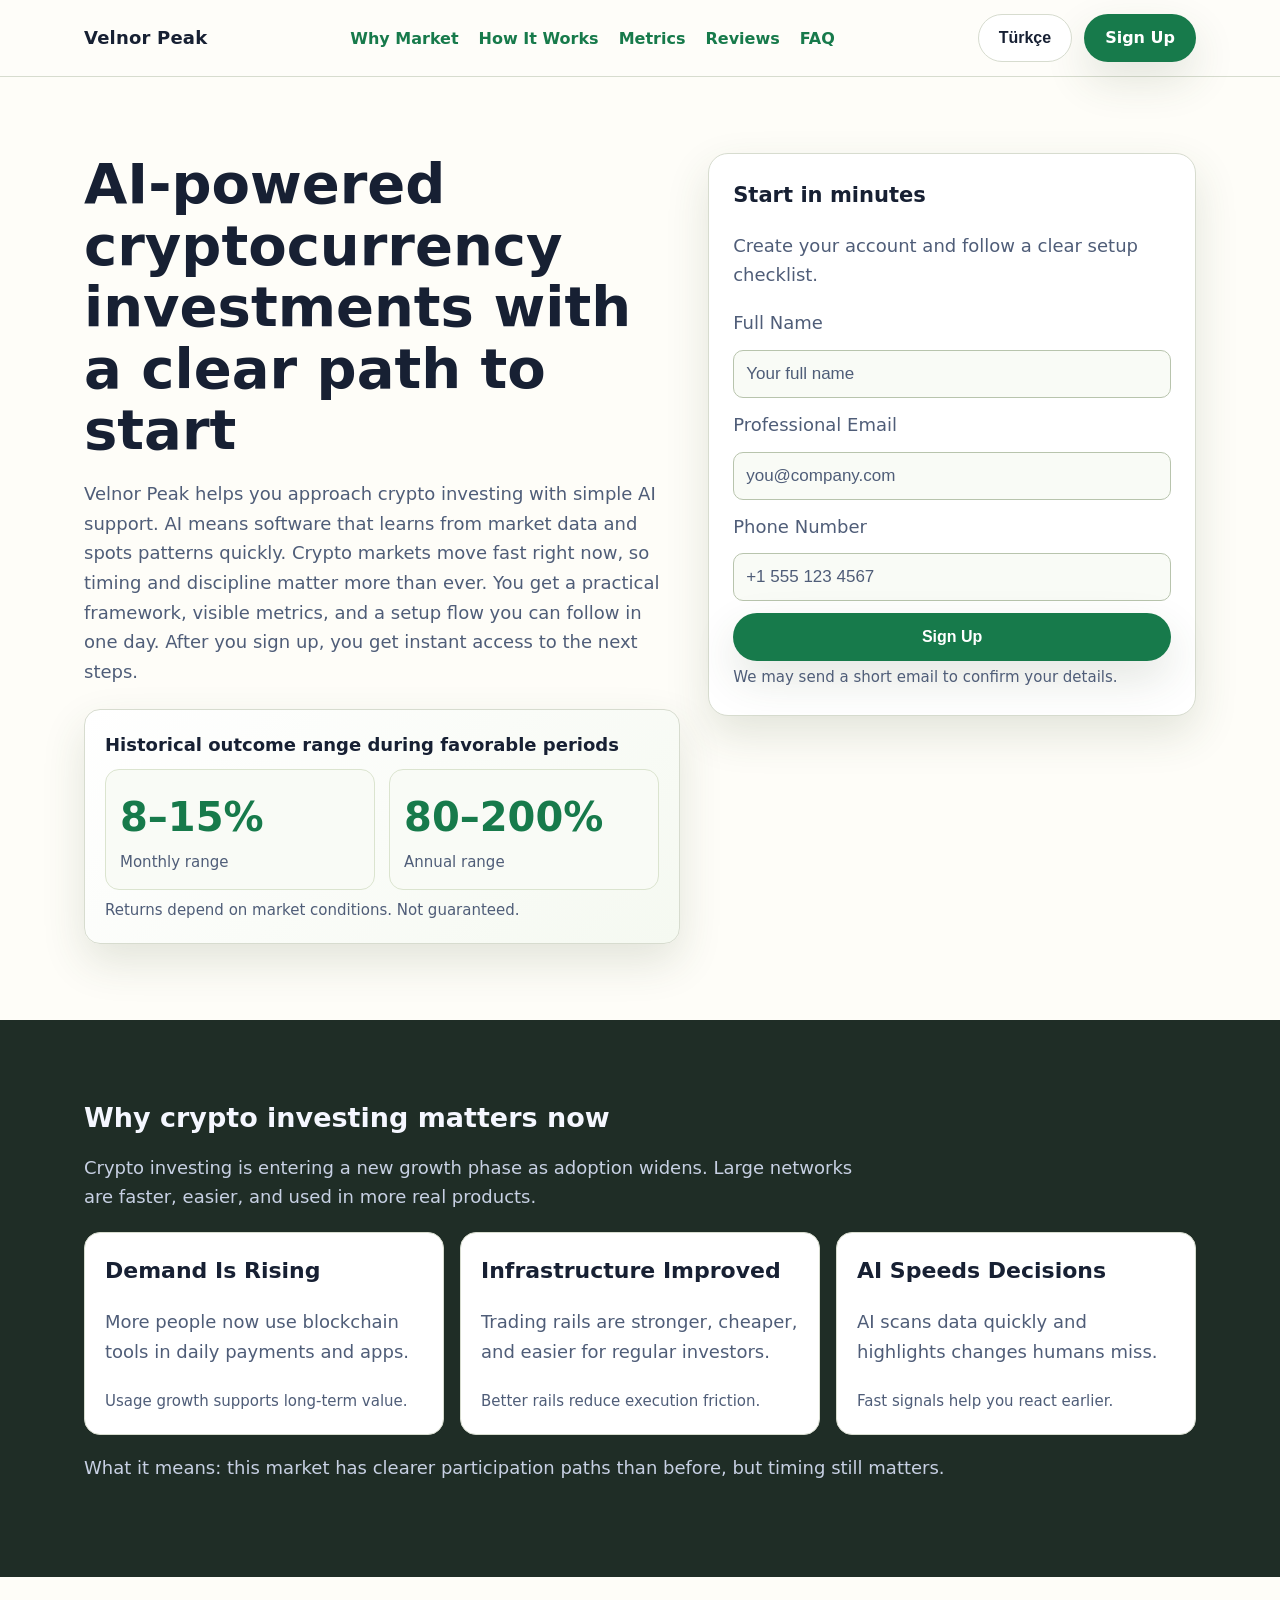
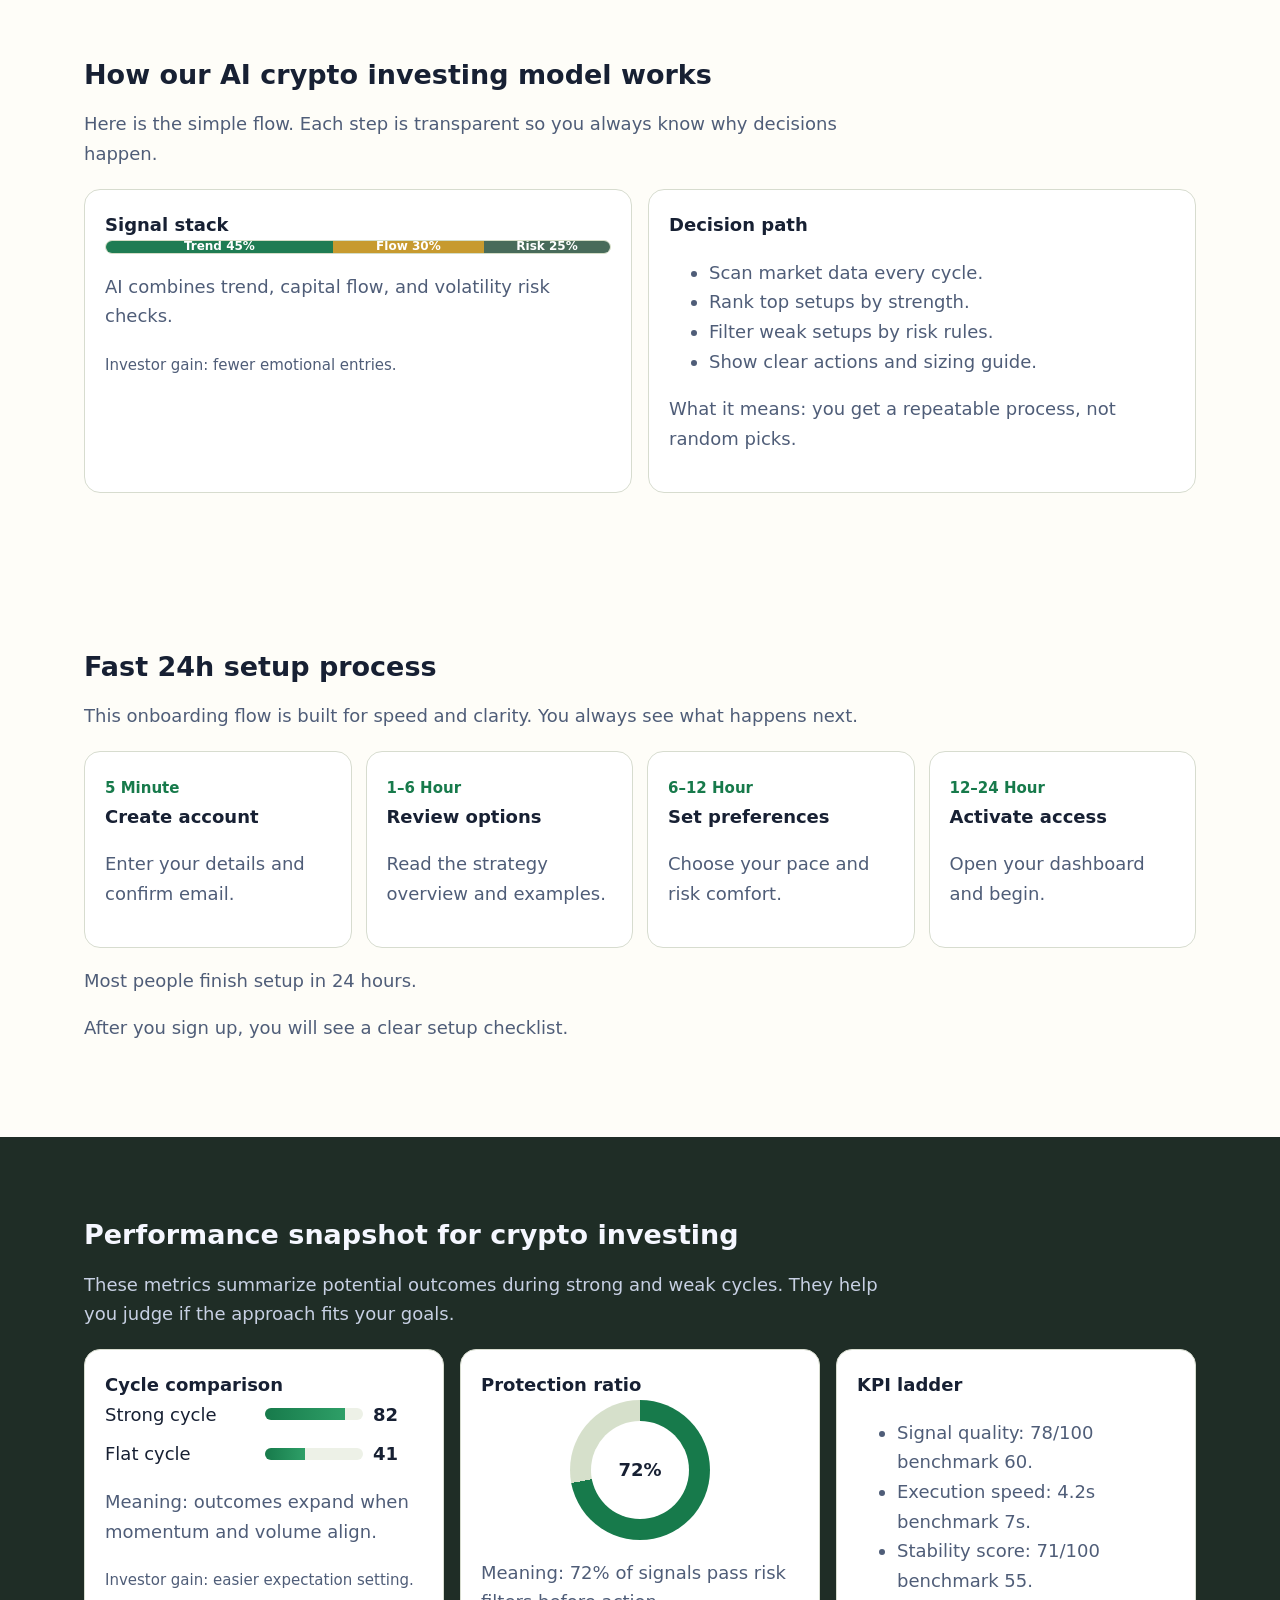
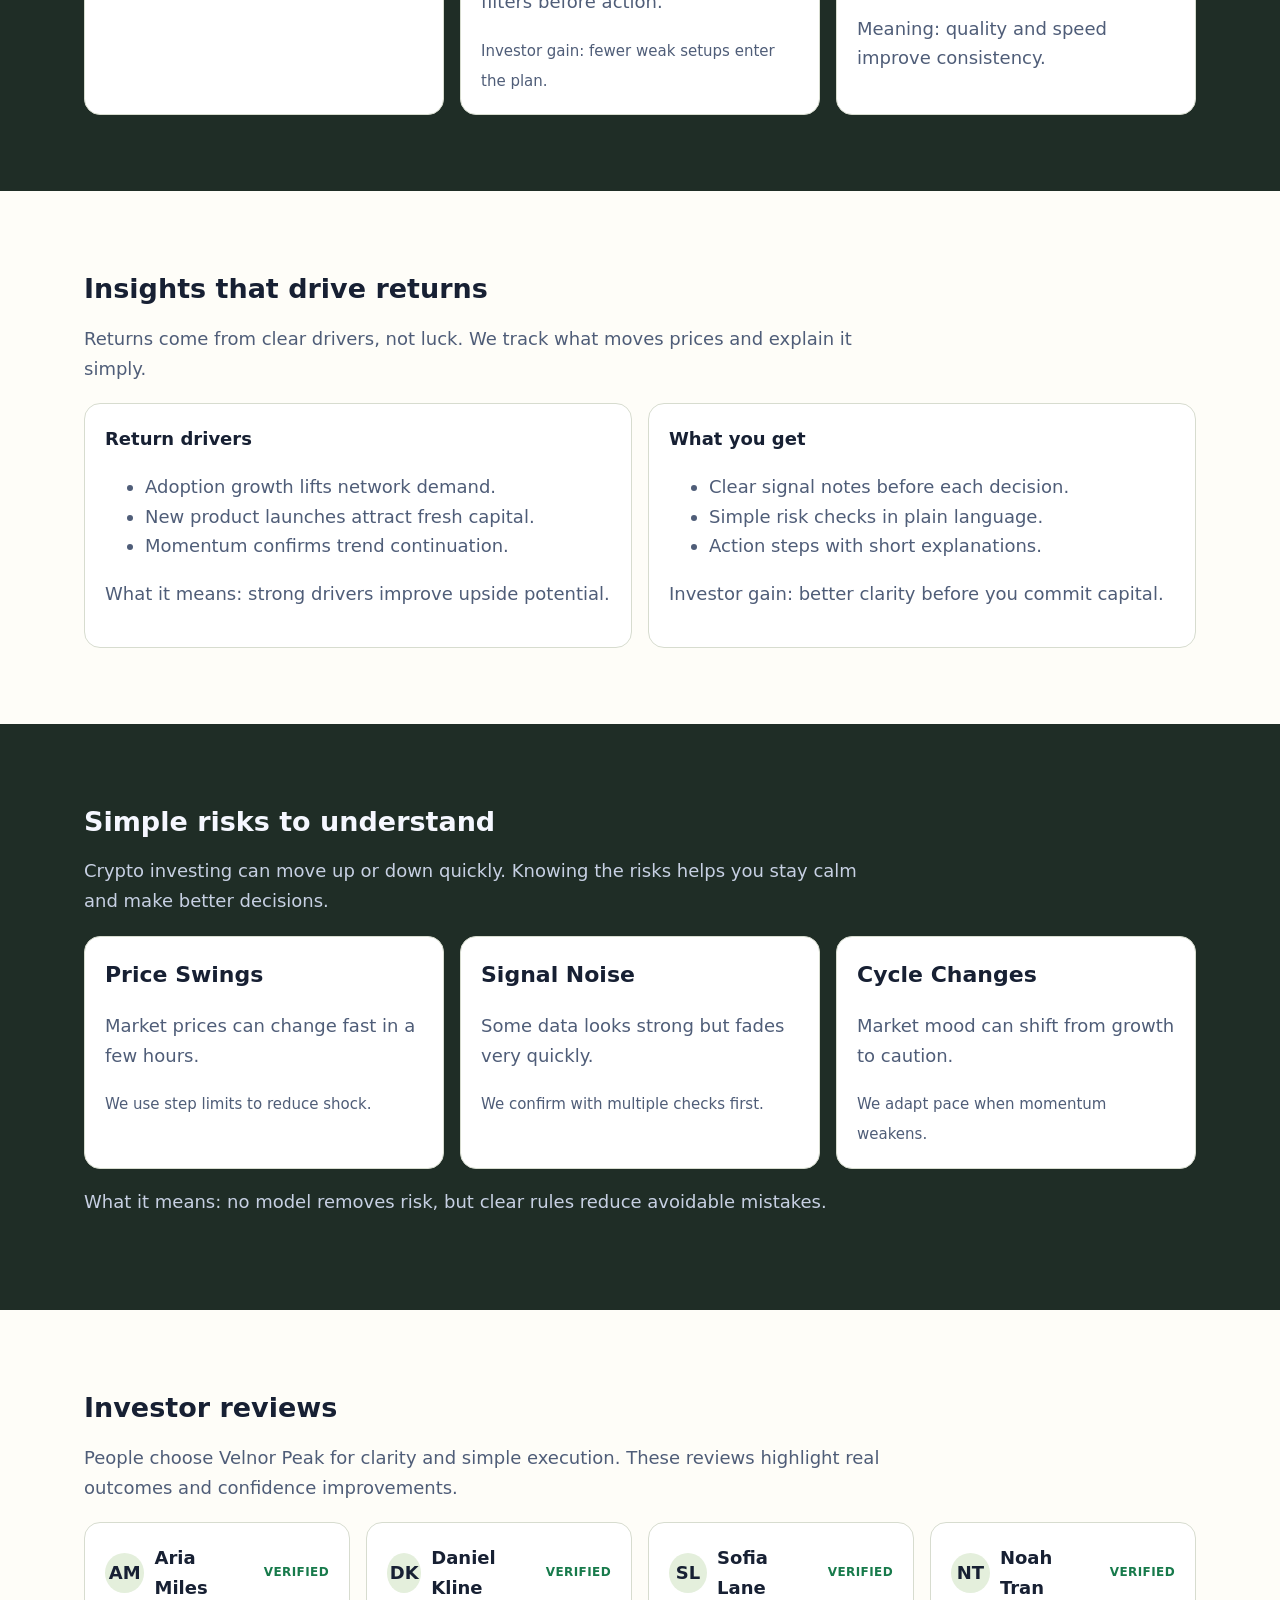
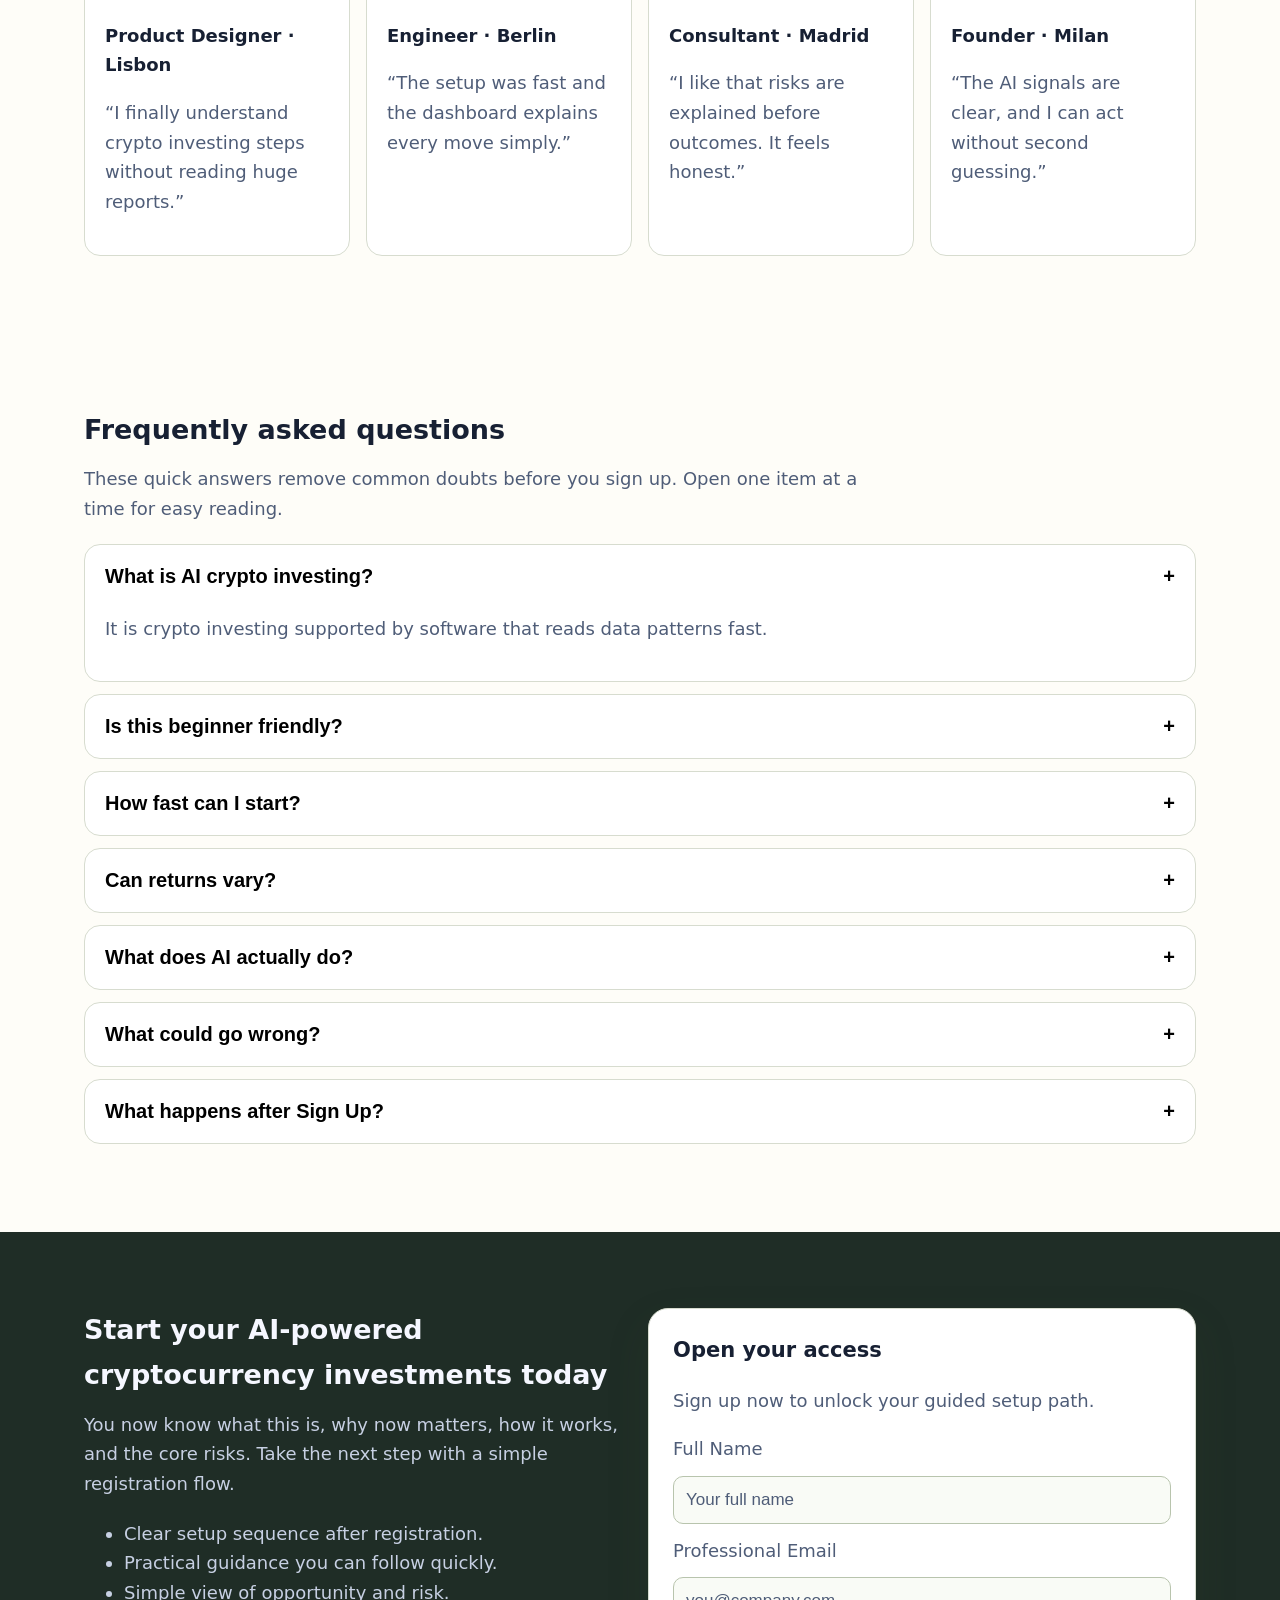
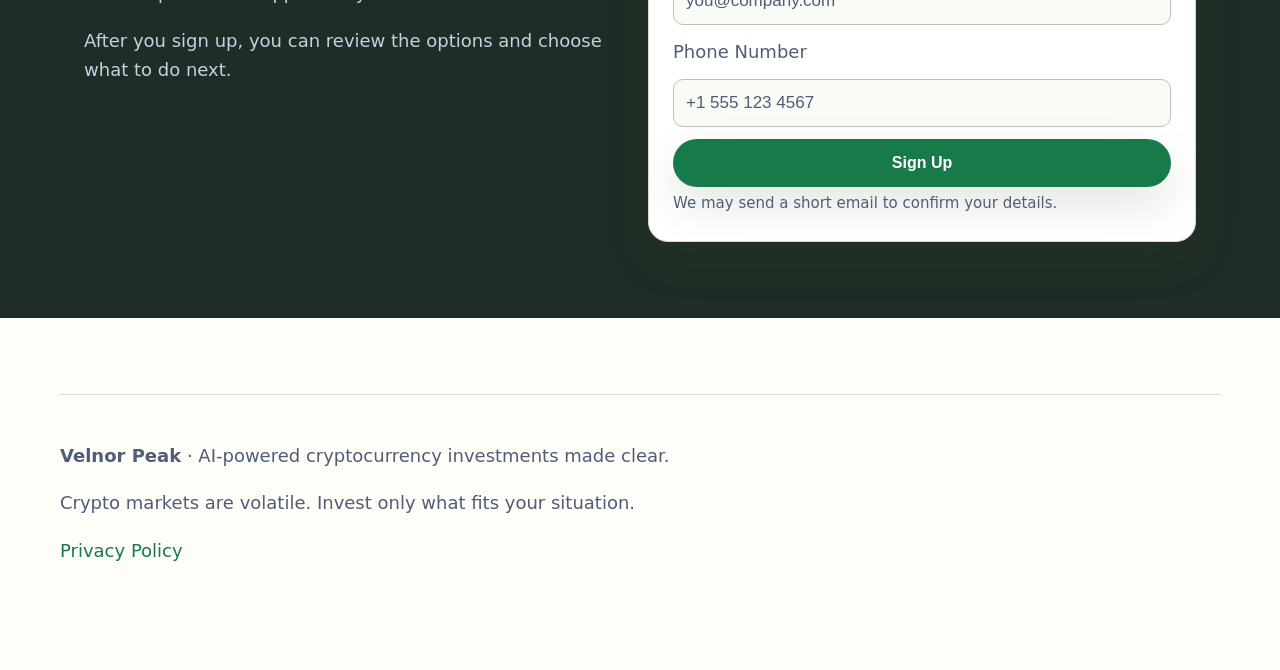
<file: tr/index.html>
<!doctype html>
<html lang="en">
<head>
<meta charset="UTF-8">
<meta name="viewport" content="width=device-width, initial-scale=1.0">
<title>Türkçe | Velnor Peak AI Crypto Investing Platform</title>
<meta name="description" content="Türkçe page for Velnor Peak. Learn AI-powered crypto investing with clear steps, simple risks, and a fast sign-up process.">
<link rel="canonical" href="https://velnorpeak.com/../tr/index.html">
<link rel="alternate" hreflang="en" href="https://velnorpeak.com/index.html">
<link rel="alternate" hreflang="de" href="https://velnorpeak.com/de/index.html">
<link rel="alternate" hreflang="fr" href="https://velnorpeak.com/fr/index.html">
<link rel="alternate" hreflang="es" href="https://velnorpeak.com/es/index.html">
<link rel="alternate" hreflang="it" href="https://velnorpeak.com/it/index.html">
<link rel="alternate" hreflang="tr" href="https://velnorpeak.com/tr/index.html">
<link rel="alternate" hreflang="pt" href="https://velnorpeak.com/pt/index.html">
<link rel="alternate" hreflang="ja" href="https://velnorpeak.com/jp/index.html">
<link rel="alternate" hreflang="sk" href="https://velnorpeak.com/sk/index.html">
<link rel="alternate" hreflang="nl-BE" href="https://velnorpeak.com/be/index.html">
<link rel="alternate" hreflang="x-default" href="https://velnorpeak.com/index.html">
<meta property="og:title" content="Velnor Peak | AI-Powered Cryptocurrency Investments">
<meta property="og:description" content="A clear way to start crypto investing with AI support and transparent steps.">
<meta property="og:type" content="website">
<meta property="og:url" content="https://velnorpeak.com/../tr/index.html">
<meta name="twitter:card" content="summary_large_image">
<meta name="twitter:title" content="Velnor Peak | AI-Powered Cryptocurrency Investments">
<meta name="twitter:description" content="Simple AI crypto investing. See how it works before you sign up.">
<link rel="stylesheet" href="../assets/style.css">
<script defer src="../assets/app.js"></script>
</head>
<body>
<header>
  <div class="container topbar">
    <div class="brand">Velnor Peak</div>
    <nav aria-label="Primary">
      <ul>
        <li><a class="nav-link" href="#market">Why Market</a></li>
        <li><a class="nav-link" href="#model">How It Works</a></li>
        <li><a class="nav-link" href="#metrics">Metrics</a></li>
        <li><a class="nav-link" href="#reviews">Reviews</a></li>
        <li><a class="nav-link" href="#faq">FAQ</a></li>
      </ul>
    </nav>
    <div class="header-right">
      <div class="lang-switcher" data-lang-switch>
        <button class="lang-toggle" aria-label="Language menu">Türkçe</button>
        <div class="lang-menu"><a href="../index.html"><svg class="flag" viewBox="0 0 24 24" aria-hidden="true"><rect width="24" height="24" rx="4" fill="#e8efe0"></rect><text x="12" y="15" text-anchor="middle" font-size="8" fill="#172033" font-family="Arial">GB</text></svg><span>English</span></a>
<a href="../de/index.html"><svg class="flag" viewBox="0 0 24 24" aria-hidden="true"><rect width="24" height="24" rx="4" fill="#e8efe0"></rect><text x="12" y="15" text-anchor="middle" font-size="8" fill="#172033" font-family="Arial">DE</text></svg><span>Deutsch</span></a>
<a href="../fr/index.html"><svg class="flag" viewBox="0 0 24 24" aria-hidden="true"><rect width="24" height="24" rx="4" fill="#e8efe0"></rect><text x="12" y="15" text-anchor="middle" font-size="8" fill="#172033" font-family="Arial">FR</text></svg><span>Français</span></a>
<a href="../es/index.html"><svg class="flag" viewBox="0 0 24 24" aria-hidden="true"><rect width="24" height="24" rx="4" fill="#e8efe0"></rect><text x="12" y="15" text-anchor="middle" font-size="8" fill="#172033" font-family="Arial">ES</text></svg><span>Español</span></a>
<a href="../it/index.html"><svg class="flag" viewBox="0 0 24 24" aria-hidden="true"><rect width="24" height="24" rx="4" fill="#e8efe0"></rect><text x="12" y="15" text-anchor="middle" font-size="8" fill="#172033" font-family="Arial">IT</text></svg><span>Italiano</span></a>
<a href="../tr/index.html"><svg class="flag" viewBox="0 0 24 24" aria-hidden="true"><rect width="24" height="24" rx="4" fill="#e8efe0"></rect><text x="12" y="15" text-anchor="middle" font-size="8" fill="#172033" font-family="Arial">TR</text></svg><span>Türkçe</span></a>
<a href="../pt/index.html"><svg class="flag" viewBox="0 0 24 24" aria-hidden="true"><rect width="24" height="24" rx="4" fill="#e8efe0"></rect><text x="12" y="15" text-anchor="middle" font-size="8" fill="#172033" font-family="Arial">PT</text></svg><span>Português</span></a>
<a href="../jp/index.html"><svg class="flag" viewBox="0 0 24 24" aria-hidden="true"><rect width="24" height="24" rx="4" fill="#e8efe0"></rect><text x="12" y="15" text-anchor="middle" font-size="8" fill="#172033" font-family="Arial">JP</text></svg><span>日本語</span></a>
<a href="../sk/index.html"><svg class="flag" viewBox="0 0 24 24" aria-hidden="true"><rect width="24" height="24" rx="4" fill="#e8efe0"></rect><text x="12" y="15" text-anchor="middle" font-size="8" fill="#172033" font-family="Arial">SK</text></svg><span>Slovak</span></a>
<a href="../be/index.html"><svg class="flag" viewBox="0 0 24 24" aria-hidden="true"><rect width="24" height="24" rx="4" fill="#e8efe0"></rect><text x="12" y="15" text-anchor="middle" font-size="8" fill="#172033" font-family="Arial">BE</text></svg><span>Nederlands (BE)</span></a></div>
      </div>
      <a href="#signup-final" class="btn">Sign Up</a>
      <button id="burgerBtn" class="burger" aria-label="Open menu">☰</button>
    </div>
  </div>
</header>

<div id="drawerBackdrop" class="drawer-backdrop"></div>
<aside id="drawer" class="drawer" aria-label="Mobile navigation">
  <button id="drawerClose" class="icon-btn" aria-label="Close menu">✕</button>
  <nav>
    <ul>
      <li><a class="nav-link" href="#market">Why Market</a></li>
      <li><a class="nav-link" href="#model">How It Works</a></li>
      <li><a class="nav-link" href="#metrics">Metrics</a></li>
      <li><a class="nav-link" href="#reviews">Reviews</a></li>
      <li><a class="nav-link" href="#faq">FAQ</a></li>
    </ul>
  </nav>
  <div class="lang-switcher" data-lang-switch>
    <button class="lang-toggle" aria-label="Language menu">Türkçe</button>
    <div class="lang-menu"><a href="../index.html"><svg class="flag" viewBox="0 0 24 24" aria-hidden="true"><rect width="24" height="24" rx="4" fill="#e8efe0"></rect><text x="12" y="15" text-anchor="middle" font-size="8" fill="#172033" font-family="Arial">GB</text></svg><span>English</span></a>
<a href="../de/index.html"><svg class="flag" viewBox="0 0 24 24" aria-hidden="true"><rect width="24" height="24" rx="4" fill="#e8efe0"></rect><text x="12" y="15" text-anchor="middle" font-size="8" fill="#172033" font-family="Arial">DE</text></svg><span>Deutsch</span></a>
<a href="../fr/index.html"><svg class="flag" viewBox="0 0 24 24" aria-hidden="true"><rect width="24" height="24" rx="4" fill="#e8efe0"></rect><text x="12" y="15" text-anchor="middle" font-size="8" fill="#172033" font-family="Arial">FR</text></svg><span>Français</span></a>
<a href="../es/index.html"><svg class="flag" viewBox="0 0 24 24" aria-hidden="true"><rect width="24" height="24" rx="4" fill="#e8efe0"></rect><text x="12" y="15" text-anchor="middle" font-size="8" fill="#172033" font-family="Arial">ES</text></svg><span>Español</span></a>
<a href="../it/index.html"><svg class="flag" viewBox="0 0 24 24" aria-hidden="true"><rect width="24" height="24" rx="4" fill="#e8efe0"></rect><text x="12" y="15" text-anchor="middle" font-size="8" fill="#172033" font-family="Arial">IT</text></svg><span>Italiano</span></a>
<a href="../tr/index.html"><svg class="flag" viewBox="0 0 24 24" aria-hidden="true"><rect width="24" height="24" rx="4" fill="#e8efe0"></rect><text x="12" y="15" text-anchor="middle" font-size="8" fill="#172033" font-family="Arial">TR</text></svg><span>Türkçe</span></a>
<a href="../pt/index.html"><svg class="flag" viewBox="0 0 24 24" aria-hidden="true"><rect width="24" height="24" rx="4" fill="#e8efe0"></rect><text x="12" y="15" text-anchor="middle" font-size="8" fill="#172033" font-family="Arial">PT</text></svg><span>Português</span></a>
<a href="../jp/index.html"><svg class="flag" viewBox="0 0 24 24" aria-hidden="true"><rect width="24" height="24" rx="4" fill="#e8efe0"></rect><text x="12" y="15" text-anchor="middle" font-size="8" fill="#172033" font-family="Arial">JP</text></svg><span>日本語</span></a>
<a href="../sk/index.html"><svg class="flag" viewBox="0 0 24 24" aria-hidden="true"><rect width="24" height="24" rx="4" fill="#e8efe0"></rect><text x="12" y="15" text-anchor="middle" font-size="8" fill="#172033" font-family="Arial">SK</text></svg><span>Slovak</span></a>
<a href="../be/index.html"><svg class="flag" viewBox="0 0 24 24" aria-hidden="true"><rect width="24" height="24" rx="4" fill="#e8efe0"></rect><text x="12" y="15" text-anchor="middle" font-size="8" fill="#172033" font-family="Arial">BE</text></svg><span>Nederlands (BE)</span></a></div>
  </div>
  <a href="#signup-final" class="btn">Sign Up</a>
</aside>

<main>
<section class="section light hero" id="hero">
  <div class="container hero-grid">
    <div>
      <h1>AI-powered cryptocurrency investments with a clear path to start</h1>
      <p class="lead">Velnor Peak helps you approach crypto investing with simple AI support. AI means software that learns from market data and spots patterns quickly. Crypto markets move fast right now, so timing and discipline matter more than ever. You get a practical framework, visible metrics, and a setup flow you can follow in one day. After you sign up, you get instant access to the next steps.</p>
      <div class="performance-panel hero-panel visual-card">
        <div class="performance-title">Historical outcome range during favorable periods</div>
        <div class="performance-split">
          <div class="range-box">
            <div class="range-value">8–15%</div>
            <div class="range-label">Monthly range</div>
          </div>
          <div class="range-box">
            <div class="range-value">80–200%</div>
            <div class="range-label">Annual range</div>
          </div>
        </div>
        <div class="disclaimer">Returns depend on market conditions. Not guaranteed.</div>
      </div>
    </div>
    <div class="form-card">
      <h3 class="form-title">Start in minutes</h3>
      <p class="form-sub">Create your account and follow a clear setup checklist.</p>
      <form>
        <label for="name1">Full Name</label>
        <input id="name1" name="name" placeholder="Your full name" required>
        <label for="email1">Professional Email</label>
        <input id="email1" name="email" type="email" placeholder="you@company.com" required>
        <label for="phone1">Phone Number</label>
        <input id="phone1" name="phone" type="tel" placeholder="+1 555 123 4567" required>
        <button class="btn" type="submit">Sign Up</button>
      </form>
      <small>We may send a short email to confirm your details.</small>
    </div>
  </div>
</section>

<section class="section dark" id="market">
  <div class="container">
    <h2>Why crypto investing matters now</h2>
    <p class="intro">Crypto investing is entering a new growth phase as adoption widens. Large networks are faster, easier, and used in more real products.</p>
    <div class="grid-3">
      <article class="card"><h3>Demand Is Rising</h3><p>More people now use blockchain tools in daily payments and apps.</p><small class="muted">Usage growth supports long-term value.</small></article>
      <article class="card"><h3>Infrastructure Improved</h3><p>Trading rails are stronger, cheaper, and easier for regular investors.</p><small class="muted">Better rails reduce execution friction.</small></article>
      <article class="card"><h3>AI Speeds Decisions</h3><p>AI scans data quickly and highlights changes humans miss.</p><small class="muted">Fast signals help you react earlier.</small></article>
    </div>
    <p>What it means: this market has clearer participation paths than before, but timing still matters.</p>
  </div>
</section>

<section class="section light" id="model">
  <div class="container">
    <h2>How our AI crypto investing model works</h2>
    <p class="intro">Here is the simple flow. Each step is transparent so you always know why decisions happen.</p>
    <div class="grid-2">
      <article class="visual-card card">
        <h4>Signal stack</h4>
        <div class="bar"><div class="seg a" style="width:45%">Trend 45%</div><div class="seg b" style="width:30%">Flow 30%</div><div class="seg c" style="width:25%">Risk 25%</div></div>
        <p>AI combines trend, capital flow, and volatility risk checks.</p>
        <small>Investor gain: fewer emotional entries.</small>
      </article>
      <article class="visual-card card">
        <h4>Decision path</h4>
        <ul>
          <li>Scan market data every cycle.</li>
          <li>Rank top setups by strength.</li>
          <li>Filter weak setups by risk rules.</li>
          <li>Show clear actions and sizing guide.</li>
        </ul>
        <p>What it means: you get a repeatable process, not random picks.</p>
      </article>
    </div>
  </div>
</section>

<section class="section light" id="process">
  <div class="container">
    <h2>Fast 24h setup process</h2>
    <p class="intro">This onboarding flow is built for speed and clarity. You always see what happens next.</p>
    <div class="process-row">
      <article class="process-card card"><span class="time">5 Minute</span><h4>Create account</h4><p>Enter your details and confirm email.</p></article>
      <article class="process-card card"><span class="time">1–6 Hour</span><h4>Review options</h4><p>Read the strategy overview and examples.</p></article>
      <article class="process-card card"><span class="time">6–12 Hour</span><h4>Set preferences</h4><p>Choose your pace and risk comfort.</p></article>
      <article class="process-card card"><span class="time">12–24 Hour</span><h4>Activate access</h4><p>Open your dashboard and begin.</p></article>
    </div>
    <p>Most people finish setup in 24 hours.</p>
    <p>After you sign up, you will see a clear setup checklist.</p>
  </div>
</section>

<section class="section dark" id="metrics">
  <div class="container">
    <h2>Performance snapshot for crypto investing</h2>
    <p class="intro">These metrics summarize potential outcomes during strong and weak cycles. They help you judge if the approach fits your goals.</p>
    <div class="grid-3">
      <article class="metric-card card">
        <h4>Cycle comparison</h4>
        <div class="dual-bars">
          <div class="dual"><span>Strong cycle</span><div class="track"><div class="fill" style="width:82%"></div></div><b>82</b></div>
          <div class="dual"><span>Flat cycle</span><div class="track"><div class="fill" style="width:41%"></div></div><b>41</b></div>
        </div>
        <p>Meaning: outcomes expand when momentum and volume align.</p>
        <small>Investor gain: easier expectation setting.</small>
      </article>
      <article class="metric-card card">
        <h4>Protection ratio</h4>
        <div class="ring" aria-hidden="true"></div>
        <p>Meaning: 72% of signals pass risk filters before action.</p>
        <small>Investor gain: fewer weak setups enter the plan.</small>
      </article>
      <article class="metric-card card">
        <h4>KPI ladder</h4>
        <ul>
          <li>Signal quality: 78/100 benchmark 60.</li>
          <li>Execution speed: 4.2s benchmark 7s.</li>
          <li>Stability score: 71/100 benchmark 55.</li>
        </ul>
        <p>Meaning: quality and speed improve consistency.</p>
      </article>
    </div>
  </div>
</section>

<section class="section light" id="insights">
  <div class="container">
    <h2>Insights that drive returns</h2>
    <p class="intro">Returns come from clear drivers, not luck. We track what moves prices and explain it simply.</p>
    <div class="grid-2">
      <article class="card visual-card">
        <h4>Return drivers</h4>
        <ul>
          <li>Adoption growth lifts network demand.</li>
          <li>New product launches attract fresh capital.</li>
          <li>Momentum confirms trend continuation.</li>
        </ul>
        <p>What it means: strong drivers improve upside potential.</p>
      </article>
      <article class="card">
        <h4>What you get</h4>
        <ul>
          <li>Clear signal notes before each decision.</li>
          <li>Simple risk checks in plain language.</li>
          <li>Action steps with short explanations.</li>
        </ul>
        <p>Investor gain: better clarity before you commit capital.</p>
      </article>
    </div>
  </div>
</section>

<section class="section dark" id="risk">
  <div class="container">
    <h2>Simple risks to understand</h2>
    <p class="intro">Crypto investing can move up or down quickly. Knowing the risks helps you stay calm and make better decisions.</p>
    <div class="grid-3">
      <article class="card"><h3>Price Swings</h3><p>Market prices can change fast in a few hours.</p><small>We use step limits to reduce shock.</small></article>
      <article class="card"><h3>Signal Noise</h3><p>Some data looks strong but fades very quickly.</p><small>We confirm with multiple checks first.</small></article>
      <article class="card"><h3>Cycle Changes</h3><p>Market mood can shift from growth to caution.</p><small>We adapt pace when momentum weakens.</small></article>
    </div>
    <p>What it means: no model removes risk, but clear rules reduce avoidable mistakes.</p>
  </div>
</section>

<section class="section light" id="reviews">
  <div class="container">
    <h2>Investor reviews</h2>
    <p class="intro">People choose Velnor Peak for clarity and simple execution. These reviews highlight real outcomes and confidence improvements.</p>
    <div class="grid-4">
      <article class="review-card card"><div class="reviewer"><div class="avatar">AM</div><strong>Aria Miles</strong><span class="verified">VERIFIED</span></div><p><strong>Product Designer · Lisbon</strong></p><p>“I finally understand crypto investing steps without reading huge reports.”</p></article>
      <article class="review-card card"><div class="reviewer"><div class="avatar">DK</div><strong>Daniel Kline</strong><span class="verified">VERIFIED</span></div><p><strong>Engineer · Berlin</strong></p><p>“The setup was fast and the dashboard explains every move simply.”</p></article>
      <article class="review-card card"><div class="reviewer"><div class="avatar">SL</div><strong>Sofia Lane</strong><span class="verified">VERIFIED</span></div><p><strong>Consultant · Madrid</strong></p><p>“I like that risks are explained before outcomes. It feels honest.”</p></article>
      <article class="review-card card"><div class="reviewer"><div class="avatar">NT</div><strong>Noah Tran</strong><span class="verified">VERIFIED</span></div><p><strong>Founder · Milan</strong></p><p>“The AI signals are clear, and I can act without second guessing.”</p></article>
    </div>
  </div>
</section>

<section class="section light" id="faq">
  <div class="container">
    <h2>Frequently asked questions</h2>
    <p class="intro">These quick answers remove common doubts before you sign up. Open one item at a time for easy reading.</p>
    <div>
      <article class="faq-item card open"><button class="faq-q">What is AI crypto investing?<span>+</span></button><div class="faq-a"><p>It is crypto investing supported by software that reads data patterns fast.</p></div></article>
      <article class="faq-item card"><button class="faq-q">Is this beginner friendly?<span>+</span></button><div class="faq-a"><p>Yes. Every step uses plain language and simple examples.</p></div></article>
      <article class="faq-item card"><button class="faq-q">How fast can I start?<span>+</span></button><div class="faq-a"><p>Most users complete setup the same day with the checklist flow.</p></div></article>
      <article class="faq-item card"><button class="faq-q">Can returns vary?<span>+</span></button><div class="faq-a"><p>Yes. Returns change with market conditions and are never guaranteed.</p></div></article>
      <article class="faq-item card"><button class="faq-q">What does AI actually do?<span>+</span></button><div class="faq-a"><p>AI ranks market setups and flags weaker ones before actions.</p></div></article>
      <article class="faq-item card"><button class="faq-q">What could go wrong?<span>+</span></button><div class="faq-a"><p>Prices may drop quickly. Clear risk limits help reduce bigger mistakes.</p></div></article>
      <article class="faq-item card"><button class="faq-q">What happens after Sign Up?<span>+</span></button><div class="faq-a"><p>After you sign up, you can review the options and choose what to do next.</p></div></article>
    </div>
  </div>
</section>

<section class="section dark" id="signup-final">
  <div class="container grid-2">
    <div>
      <h2>Start your AI-powered cryptocurrency investments today</h2>
      <p class="intro">You now know what this is, why now matters, how it works, and the core risks. Take the next step with a simple registration flow.</p>
      <ul>
        <li>Clear setup sequence after registration.</li>
        <li>Practical guidance you can follow quickly.</li>
        <li>Simple view of opportunity and risk.</li>
      </ul>
      <p>After you sign up, you can review the options and choose what to do next.</p>
    </div>
    <div class="form-card">
      <h3>Open your access</h3>
      <p>Sign up now to unlock your guided setup path.</p>
      <form>
        <label for="name2">Full Name</label>
        <input id="name2" name="name" placeholder="Your full name" required>
        <label for="email2">Professional Email</label>
        <input id="email2" name="email" type="email" placeholder="you@company.com" required>
        <label for="phone2">Phone Number</label>
        <input id="phone2" name="phone" type="tel" placeholder="+1 555 123 4567" required>
        <button class="btn" type="submit">Sign Up</button>
      </form>
      <small>We may send a short email to confirm your details.</small>
    </div>
  </div>
</section>
</main>

<footer class="section light">
  <div class="container footer-panel">
    <p><strong>Velnor Peak</strong> · AI-powered cryptocurrency investments made clear.</p>
    <p>Crypto markets are volatile. Invest only what fits your situation.</p>
    <a href="#" data-open-privacy>Privacy Policy</a>
  </div>
</footer>

<div class="modal" id="privacyModal" aria-modal="true" role="dialog">
  <div class="modal-card">
    <div class="modal-top">
      <h3>Privacy Policy</h3>
      <button class="icon-btn" data-close-privacy aria-label="Close privacy modal">✕</button>
    </div>
    <p><strong>Introduction:</strong> We explain clearly how data is used.</p>
    <p><strong>Data collection:</strong> We collect name, email, phone, and technical usage data.</p>
    <p><strong>Legal basis:</strong> We process data to provide requested services and support.</p>
    <p><strong>Cookies:</strong> Cookies help keep sessions secure and improve user experience.</p>
    <p><strong>Retention:</strong> We keep records only as long as necessary for service operations.</p>
    <p><strong>Third-party sharing:</strong> Trusted providers help with hosting, analytics, and email delivery.</p>
    <p><strong>Security:</strong> We use access controls, encryption, and monitoring where possible.</p>
    <p><strong>User rights:</strong> You may request access, correction, deletion, or export of your data.</p>
    <p><strong>International transfers:</strong> Data may be processed in different countries with safeguards.</p>
    <p><strong>Industry risk disclosure:</strong> Investing includes risk, including partial or total loss.</p>
    <p><strong>Contact:</strong> privacy@velnorpeak.com</p>
    <div class="modal-footer"><button class="icon-btn" data-close-privacy>Close</button></div>
  </div>
</div>

<script type="application/ld+json">{"@context":"https://schema.org","@type":"Organization","name":"Velnor Peak","url":"https://velnorpeak.com"}</script>
<script type="application/ld+json">{"@context":"https://schema.org","@type":"WebSite","name":"Velnor Peak","url":"https://velnorpeak.com"}</script>
<script type="application/ld+json">{"@context":"https://schema.org","@type":"FAQPage","mainEntity":[{"@type":"Question","name":"What is AI crypto investing?","acceptedAnswer":{"@type":"Answer","text":"It is crypto investing supported by software that reads data patterns quickly."}},{"@type":"Question","name":"How fast can I start?","acceptedAnswer":{"@type":"Answer","text":"Most users complete setup in 24 hours using a clear checklist."}}]}</script>
<script type="application/ld+json">{"@context":"https://schema.org","@type":"Review","itemReviewed":{"@type":"Service","name":"Velnor Peak"},"author":{"@type":"Person","name":"Aria Miles"},"reviewBody":"I finally understand crypto investing steps without reading huge reports."}</script>
</body>
</html>
</file>
<file: assets/style.css>
/* PALETTE MODE: EMERALD GOLD */
/* VISUAL MOOD: Warm executive minimal */
:root{
  --text-strong: #172033;
  --text-muted: #4f5d78;
  --text-on-dark: #f5f7ff;
  --text-muted-on-dark: #c7d0e3;
  --surface-0: #f8f7f1;
  --surface-1: #fefdf8;
  --surface-2: #1f2d26;
  --surface-card: #ffffff;
  --border-subtle: #d7dccf;
  --input-bg: #f9fbf6;
  --input-border: #b8c4ad;
  --focus-ring: #9fcf8a;
  --shadow-soft: 0 18px 44px rgba(60, 80, 40, 0.14);
  --accent: #177a4b;
  --accent-2: #c79a2f;
  --btn-height: 48px;
}

*{box-sizing:border-box}
html,body{margin:0;padding:0;overflow-x:hidden;font-family:Inter,system-ui,-apple-system,sans-serif;background:var(--surface-0)}
body{
  color: var(--text-strong);
  font-size:18px;
  line-height:1.65;
}
h1, h2, h3, h4, h5, h6{
  color: inherit;
  margin:0;
}
p, li, small, label{
  color: inherit;
}
a{color:var(--accent);text-decoration:none}
img{max-width:100%}
.section{padding:76px 0;position:relative;overflow:hidden}
.container{max-width:1160px;margin:0 auto;padding-inline:24px}
.section.light { background: var(--surface-1); color: var(--text-strong); }
.section.light p, .section.light li { color: var(--text-muted); }
.section.light small,
.section.light label{color:var(--text-muted)}

.section.dark { background: var(--surface-2); color: var(--text-on-dark); }
.section.dark p, .section.dark li { color: var(--text-muted-on-dark); }
.section.dark small,
.section.dark label{color:var(--text-muted-on-dark)}

p, li, small, label, input, ::placeholder{
  opacity: 1 !important;
}

header{position:sticky;top:0;z-index:30;background:color-mix(in oklab,var(--surface-1) 90%,white);border-bottom:1px solid var(--border-subtle)}
.topbar{display:flex;justify-content:space-between;align-items:center;gap:24px;min-height:76px}
.brand{font-weight:800;letter-spacing:.2px}
nav ul{display:flex;gap:20px;list-style:none;margin:0;padding:0}
.nav-link{font-weight:600;font-size:16px}
.header-right{display:flex;align-items:center;gap:12px}
.btn,.lang-toggle{height:var(--btn-height);padding:0 20px;border-radius:999px;border:1px solid transparent;font-size:16px;font-weight:700;display:inline-flex;align-items:center;justify-content:center;cursor:pointer}
.btn{background:var(--accent);color:#fff;box-shadow:var(--shadow-soft)}
.btn:hover{background:#0f643b}
.btn:focus-visible,.lang-toggle:focus-visible{outline:none;box-shadow:0 0 0 4px var(--focus-ring)}
.lang-switcher{position:relative}
.lang-toggle{background:var(--surface-card);border-color:var(--border-subtle);color:var(--text-strong)}
.lang-menu{position:absolute;top:110%;right:0;background:var(--surface-card);border:1px solid var(--border-subtle);border-radius:16px;box-shadow:var(--shadow-soft);padding:10px;display:none;min-width:220px}
.lang-menu.open{display:block}
.lang-menu a{display:flex;align-items:center;gap:10px;padding:8px 10px;border-radius:10px;color:var(--text-strong);font-size:16px}
.lang-menu a:hover{background:#f1f6ec}
.flag{width:18px;height:18px}

.hero-grid{display:grid;grid-template-columns:1.1fr .9fr;gap:28px;align-items:start}
.hero h1{font-size:clamp(34px,5vw,56px);line-height:1.1;margin-bottom:14px}
.hero .lead{max-width:60ch}
.performance-panel{margin-top:22px;background:linear-gradient(140deg,#fff,#f5f9f1);border:1px solid var(--border-subtle);border-radius:20px;padding:18px;box-shadow:var(--shadow-soft)}
.performance-title{font-weight:700;margin-bottom:10px;color:var(--text-strong)}
.performance-split{display:grid;grid-template-columns:1fr 1fr;gap:14px}
.range-box{padding:14px;border-radius:14px;background:#f9fbf6;border:1px solid #dbe4cf}
.range-value{font-size:40px;font-weight:800;color:var(--accent)}
.range-label{font-size:15px;color:var(--text-muted)}
.disclaimer{margin-top:8px;font-size:15px;color:var(--text-muted)}

.form-card { 
  background: var(--surface-card); 
  color: var(--text-strong); 
  border: 1px solid var(--border-subtle);
}
.form-card h3, .form-card .form-title { color: var(--text-strong); }
.form-card p, .form-card .form-sub { color: var(--text-muted); }

.form-card label { color: var(--text-muted); }
.form-card input {
  background: var(--input-bg);
  color: var(--text-strong);
  border: 1px solid var(--input-border);
}
.form-card input::placeholder { color: var(--text-muted); }

.form-card input:focus {
  outline: none;
  box-shadow: 0 0 0 4px var(--focus-ring);
  border-color: transparent;
}

.form-card{padding:24px;border-radius:20px;box-shadow:var(--shadow-soft)}
.form-card form{display:grid;gap:12px}
input{height:48px;border-radius:10px;padding:0 12px;font-size:17px;width:100%}

/* CARD CONTRAST LOCK */
.card{
  background: var(--surface-card);
  color: var(--text-strong);
  border: 1px solid var(--border-subtle);
}
.card p, .card li, .card .muted{
  color: var(--text-muted);
}
.section.dark .card{
  background: var(--surface-card);
  color: var(--text-strong);
}
.section.dark .card p, .section.dark .card li, .section.dark .card .muted{
  color: var(--text-muted);
}

/* Absolute bans */
.card, .card * { opacity: 1 !important; }
.card p, .card li { opacity: 1 !important; }

.card *, .form-card *, .faq-item *, .review-card *, .metric-card *{
  text-shadow: none !important;
}

.card,
.form-card,
.kpi-card,
.metric-card,
.faq-item,
.review-card,
.process-card,
.visual-card,
.footer-panel,
.hero-panel{
  color: var(--text-strong);
}
.card h3, .card h4, .card strong,
.form-card h3, .form-card h4, .form-card strong,
.kpi-card h3, .metric-card h3,
.faq-item summary,
.review-card h4,
.process-card h4,
.visual-card h4,
.footer-panel h4,
.hero-panel h4{
  color: var(--text-strong);
}
.card p, .card li, .card small, .card label,
.form-card p, .form-card li, .form-card small, .form-card label,
.kpi-card p, .metric-card p,
.faq-item p,
.review-card p, .review-card small,
.process-card p,
.visual-card p,
.footer-panel p,
.hero-panel p{
  color: var(--text-muted);
}
.section.dark .card,
.section.dark .form-card,
.section.dark .kpi-card,
.section.dark .metric-card,
.section.dark .faq-item,
.section.dark .review-card,
.section.dark .process-card,
.section.dark .visual-card,
.section.dark .footer-panel,
.section.dark .hero-panel{
  background: var(--surface-card);
  color: var(--text-strong);
}
.section.dark .card h3, .section.dark .card h4, .section.dark .card strong,
.section.dark .form-card h3, .section.dark .form-card h4, .section.dark .form-card strong,
.section.dark .faq-item summary,
.section.dark .review-card h4,
.section.dark .process-card h4,
.section.dark .visual-card h4{
  color: var(--text-strong);
}
.section.dark .card p, .section.dark .card li, .section.dark .card small, .section.dark .card label,
.section.dark .form-card p, .section.dark .form-card li, .section.dark .form-card small, .section.dark .form-card label,
.section.dark .faq-item p,
.section.dark .review-card p,
.section.dark .process-card p,
.section.dark .visual-card p{
  color: var(--text-muted);
}

.grid-3{display:grid;grid-template-columns:repeat(auto-fit,minmax(260px,1fr));gap:16px}
.grid-2{display:grid;grid-template-columns:repeat(2,minmax(0,1fr));gap:16px}
.grid-4{display:grid;grid-template-columns:repeat(auto-fit,minmax(240px,1fr));gap:16px}
.card,.review-card,.faq-item,.visual-card,.process-card,.metric-card,.kpi-card{padding:20px;border-radius:16px;min-width:0;max-width:100%}
.card h3{margin-bottom:8px;font-size:22px}
.intro{max-width:70ch;margin:12px 0 20px}

.process-row{display:grid;grid-template-columns:repeat(4,minmax(0,1fr));gap:14px}
.time{display:inline-block;font-weight:700;color:var(--accent);font-size:15px}

.bar{height:14px;border-radius:99px;background:#edf1e7;display:flex;overflow:hidden;border:1px solid #d4ddc7}
.seg{height:100%;display:flex;align-items:center;justify-content:center;font-size:12px;color:#fff;font-weight:700}
.seg.a{background:#1f7c53}.seg.b{background:#c79a2f}.seg.c{background:#486b5a}
.dual-bars{display:grid;gap:10px}
.dual{display:grid;grid-template-columns:150px 1fr 50px;gap:10px;align-items:center}
.track{height:12px;background:#edf1e7;border-radius:999px;overflow:hidden}
.fill{height:100%;background:linear-gradient(90deg,var(--accent),#2e9f67)}
.ring{width:140px;height:140px;border-radius:50%;background:conic-gradient(var(--accent) 0 72%, #d6e0cb 72% 100%);display:grid;place-items:center;margin:0 auto}
.ring::after{content:"72%";background:#fff;width:98px;height:98px;border-radius:50%;display:grid;place-items:center;font-weight:800;color:var(--text-strong)}

.reviewer{display:flex;align-items:center;gap:10px;margin-bottom:10px;flex-wrap:nowrap}
.avatar{width:40px;height:40px;border-radius:50%;display:grid;place-items:center;background:#e4efdc;color:var(--text-strong);font-weight:700}
.verified{font-size:12px;color:var(--accent);font-weight:800;letter-spacing:.4px}

.faq-item{margin-bottom:12px}
.faq-q{width:100%;background:none;border:0;padding:0;font-size:20px;font-weight:700;text-align:left;display:flex;justify-content:space-between;align-items:center;cursor:pointer}
.faq-a{max-height:0;overflow:hidden;transition:max-height .3s ease;padding-right:20px}
.faq-item.open .faq-a{max-height:240px;margin-top:8px}

.footer-panel{border-top:1px solid var(--border-subtle);padding:28px 0}

.modal{position:fixed;inset:0;background:rgba(23,32,51,.45);display:none;align-items:center;justify-content:center;padding:16px;z-index:50}
.modal.open{display:flex}
.modal-card{max-width:840px;width:100%;max-height:90vh;overflow:auto;background:var(--surface-card);border-radius:18px;border:1px solid var(--border-subtle);padding:24px}
.modal-top{display:flex;justify-content:space-between;align-items:center}
.icon-btn{border:1px solid var(--border-subtle);background:var(--surface-card);border-radius:10px;padding:6px 12px;cursor:pointer}
.modal-footer{display:flex;justify-content:flex-start;margin-top:14px}

.burger{display:none}
.drawer-backdrop{position:fixed;inset:0;background:rgba(0,0,0,.35);display:none;z-index:35}
.drawer{position:fixed;top:0;right:-360px;width:min(90vw,340px);height:100vh;background:var(--surface-card);z-index:40;padding:20px;transition:right .25s ease;display:flex;flex-direction:column;gap:16px}
.drawer.open{right:0}
.drawer-backdrop.open{display:block}
.drawer nav ul{display:flex;flex-direction:column;gap:12px}

@media (max-width:900px){
 nav{display:none}
 .header-right>.lang-switcher,.header-right>.btn{display:none}
 .burger{display:inline-flex;height:44px;padding:0 14px;border-radius:10px;border:1px solid var(--border-subtle);background:var(--surface-card)}
 .hero-grid,.grid-2{grid-template-columns:1fr}
 .process-row{grid-template-columns:1fr 1fr}
}
</file>
